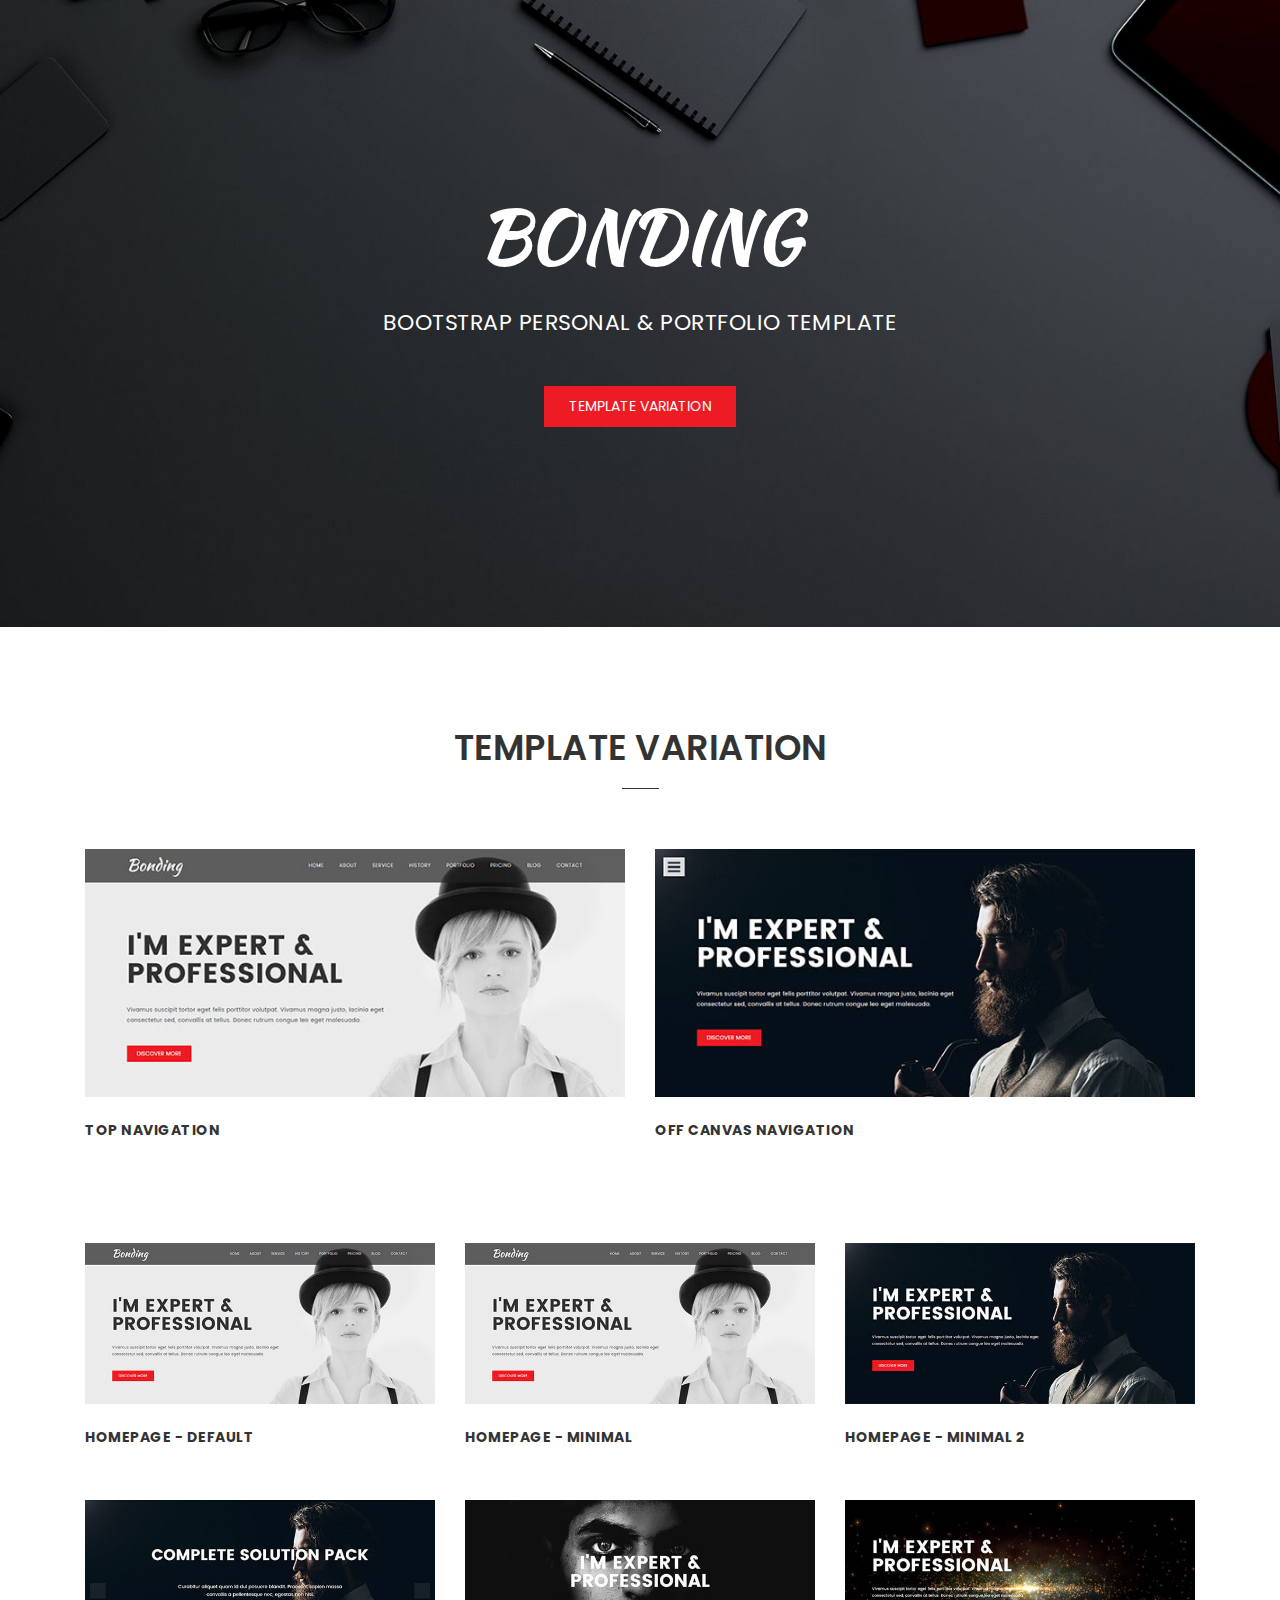
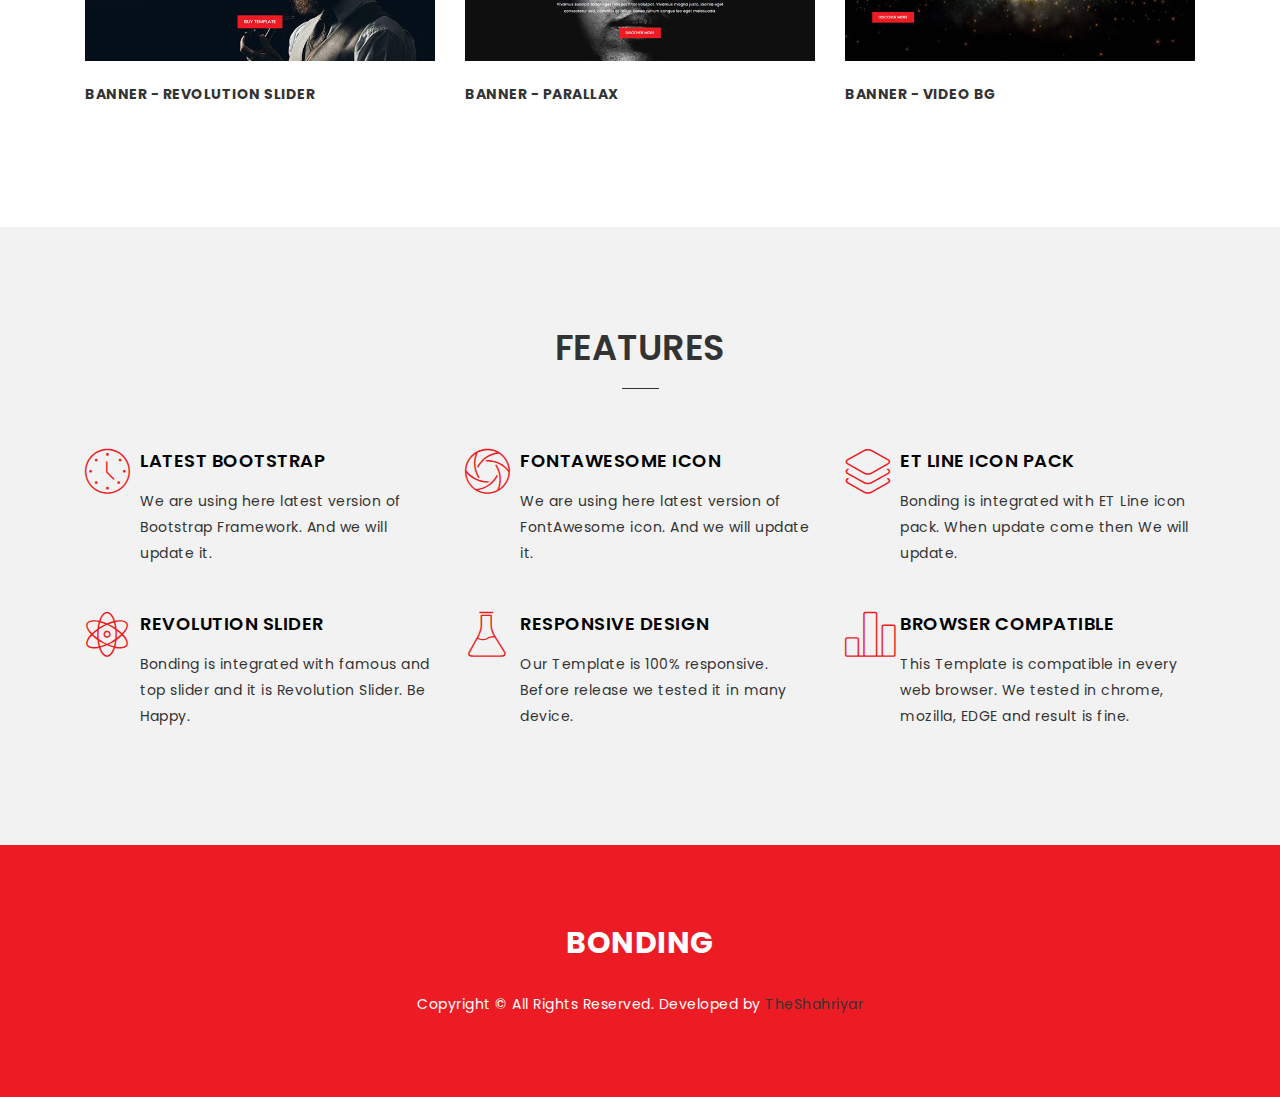
<file: index.html>
<!DOCTYPE html>
<html lang="en">

<head>
  <meta charset="utf-8">
  <meta http-equiv="x-ua-compatible" content="ie=edge">
  <title>Bonding - Personal HTML Template</title>
  <meta name="author" content="TheShahriyar">
  <meta name="description" content="">
  <meta name="viewport" content="width=device-width, initial-scale=1">

  <!-- load google font -->
  <link href="https://fonts.googleapis.com/css?family=Poppins:300,400,500,600,700" rel="stylesheet">
  <link href='http://fonts.googleapis.com/css?family=Kaushan+Script' rel='stylesheet' type='text/css'>


  <!-- all stylesheets include start -->
  <!-- Bootstrap css -->
  <link rel="stylesheet" href="assets/bootstrap/css/bootstrap.min.css">
  <!-- revolution slider css -->
  <link rel="stylesheet" href="assets/css/rev_slider/settings.css">
  <link rel="stylesheet" href="assets/css/rev_slider/layers.css">
  <link rel="stylesheet" href="assets/css/rev_slider/navigation.css">
  <!-- fontawesome css -->
  <link rel="stylesheet" href="assets/css/font-awesome.min.css">
  <!-- ET Lineicon CSS -->
  <link rel="stylesheet" href="assets/css/lineicon.css">
  <link rel="stylesheet" href="assets/css/animate.css">

  <!-- theme style css -->
  <link rel="stylesheet" href="assets/css/style.css">
  <!-- responsive css -->
  <link rel="stylesheet" href="assets/css/responsive.css">
  <!-- all stylesheets include end -->
</head>

<body>
  <div id="container">


    <!-- Start Banner Section -->
    <section id="hero-banner" class="parallax" style="background-image: url(assets/images/bg/banner.jpg);">
      <div class="container">
        <div class="row">
          <div class="col-md-12">
            <div class="preview-banner text-center white">
              <h1>Bonding</h1>
              <p>Bootstrap Personal & Portfolio Template</p>
              <a href="#portfolio" class="btn btn-primary page-scroll">Template Variation</a>
            </div>
          </div>
        </div>
      </div>
    </section>
    <!-- End Banner Section -->


    <!-- Start Portfolio Section -->
    <section id="portfolio" class="pad-t100 pad-b70" style="background-color: #fff;">
      <div class="container">
        <div class="row">
          <div class="col-md-12">
            <div class="section-title text-center">
              <h3>Template Variation</h3>
            </div>
          </div>
        </div>
        <div class="row">
          <div class="col-md-6">
            <div class="product-showcase">
              <a href="homepage-default.html" target="_blank">
                <img src="assets/images/preview/topnav.jpg" alt="">
                <p>Top Navigation</p>
              </a>
            </div>
          </div>
          <div class="col-md-6">
            <div class="product-showcase">
              <a href="homepage-off-canvas.html" target="_blank">
                <img src="assets/images/preview/off-canvas.jpg" alt="">
                <p>Off Canvas Navigation</p>
              </a>
            </div>
          </div>
        </div>
        <div class="row" style="margin-top: 50px;">
          <div class="col-md-4">
            <div class="product-showcase">
              <a href="homepage-default.html" target="_blank">
                <img src="assets/images/preview/topnav.jpg" alt="">
                <p>Homepage - Default</p>
              </a>
            </div>
          </div>
          <div class="col-md-4">
            <div class="product-showcase">
              <a href="homepage-minimal.html" target="_blank">
                <img src="assets/images/preview/topnav.jpg" alt="">
                <p>Homepage - Minimal</p>
              </a>
            </div>
          </div>
          <div class="col-md-4">
            <div class="product-showcase">
              <a href="homepage-minimal-2.html" target="_blank">
                <img src="assets/images/preview/minimal.jpg" alt="">
                <p>Homepage - Minimal 2</p>
              </a>
            </div>
          </div>
          <div class="col-md-4">
            <div class="product-showcase">
              <a href="banner-revolution.html" target="_blank">
                <img src="assets/images/preview/rev.jpg" alt="">
                <p>Banner - Revolution Slider</p>
              </a>
            </div>
          </div>
          <div class="col-md-4">
            <div class="product-showcase">
              <a href="banner-parallax.html" target="_blank">
                <img src="assets/images/preview/parallax.jpg" alt="">
                <p>Banner - Parallax</p>
              </a>
            </div>
          </div>
          <div class="col-md-4">
            <div class="product-showcase">
              <a href="banner-video-bg.html" target="_blank">
                <img src="assets/images/preview/video.jpg" alt="">
                <p>Banner - Video BG</p>
              </a>
            </div>
          </div>

        </div>

      </div>
    </section>
    <!-- End Portfolio Section -->


    <!-- Start Feature Section -->
    <section id="services" class="pad-t100 pad-b70 parallax" style="background-color: #f2f2f2;">
      <div class="container">
        <div class="row">
          <div class="col-md-12">
            <div class="section-title text-center">
              <h3>Features</h3>
            </div>
          </div>
        </div>
        <div class="row">
          <div class="col-md-4">
            <div class="feature-2">
              <div class="media">
                <div class="media-left">
                  <div class="feature-icon text-center">
                    <i class="icon-clock"></i>
                  </div>
                </div>
                <div class="media-body">
                  <a href="#">
                    <h3 class="media-heading">Latest Bootstrap</h3>
                  </a>
                  <p>We are using here latest version of Bootstrap Framework. And we will update it.</p>
                </div>
              </div>
            </div>
          </div>
          <div class="col-md-4">
            <div class="feature-2">
              <div class="media">
                <div class="media-left">
                  <div class="feature-icon text-center">
                    <i class="icon-aperture"></i>
                  </div>
                </div>
                <div class="media-body">
                  <a href="#">
                    <h3 class="media-heading">FontAwesome icon</h3>
                  </a>
                  <p>We are using here latest version of FontAwesome icon. And we will update it.</p>
                </div>
              </div>
            </div>
          </div>
          <div class="col-md-4">
            <div class="feature-2">
              <div class="media">
                <div class="media-left">
                  <div class="feature-icon text-center">
                    <i class="icon-layers"></i>
                  </div>
                </div>
                <div class="media-body">
                  <a href="#">
                    <h3 class="media-heading">ET Line icon Pack</h3>
                  </a>
                  <p>Bonding is integrated with ET Line icon pack. When update come then We will update.</p>
                </div>
              </div>
            </div>
          </div>
          <div class="col-md-4">
            <div class="feature-2">
              <div class="media">
                <div class="media-left">
                  <div class="feature-icon text-center">
                    <i class="icon-genius"></i>
                  </div>
                </div>
                <div class="media-body">
                  <a href="#">
                    <h3 class="media-heading">Revolution SLider</h3>
                  </a>
                  <p>Bonding is integrated with famous and top slider and it is Revolution Slider. Be Happy.</p>
                </div>
              </div>
            </div>
          </div>
          <div class="col-md-4">
            <div class="feature-2">
              <div class="media">
                <div class="media-left">
                  <div class="feature-icon text-center">
                    <i class="icon-beaker"></i>
                  </div>
                </div>
                <div class="media-body">
                  <a href="#">
                    <h3 class="media-heading">Responsive Design</h3>
                  </a>
                  <p>Our Template is 100% responsive. Before release we tested it in many device.</p>
                </div>
              </div>
            </div>
          </div>
          <div class="col-md-4">
            <div class="feature-2">
              <div class="media">
                <div class="media-left">
                  <div class="feature-icon text-center">
                    <i class="icon-bargraph"></i>
                  </div>
                </div>
                <div class="media-body">
                  <a href="#">
                    <h3 class="media-heading">Browser Compatible</h3>
                  </a>
                  <p>This Template is compatible in every web browser. We tested in chrome, mozilla, EDGE and result is
                    fine.</p>
                </div>
              </div>
            </div>
          </div>
        </div>
      </div>
    </section>
    <!-- End Feature Section -->



    <!-- Start Footer & Copyright Section -->
    <section class="pad80 footer-minimal" style="background-color: #ed1c24;">
      <div class="container">
        <div class="row">
          <div class="col-md-12 text-center">
            <h3>Bonding</h3>
            <div class="copyright-text">
              <p>Copyright © All Rights Reserved. Developed by <a href="http://theshahriyar.com"
                  target="_blank">TheShahriyar</a></p>
            </div>
          </div>
        </div>
      </div>
    </section>
    <!-- End Footer & Copyright Section -->



    <!-- all js include start -->
    <script src="assets/js/jquery-3.1.1.min.js"></script>
    <script src="assets/js/popper.min.js"></script>
    <script src="assets/bootstrap/js/bootstrap.min.js"></script>

    <!-- revolution slider js files start -->
    <script src="assets/js/rev_slider/jquery.themepunch.tools.min.js"></script>
    <script src="assets/js/rev_slider/jquery.themepunch.revolution.min.js"></script>

    <script src="assets/js/rev_slider/extensions/revolution.extension.actions.min.js"></script>
    <script src="assets/js/rev_slider/extensions/revolution.extension.carousel.min.js"></script>
    <script src="assets/js/rev_slider/extensions/revolution.extension.kenburn.min.js"></script>
    <script src="assets/js/rev_slider/extensions/revolution.extension.layeranimation.min.js"></script>
    <script src="assets/js/rev_slider/extensions/revolution.extension.migration.min.js"></script>
    <script src="assets/js/rev_slider/extensions/revolution.extension.navigation.min.js"></script>
    <script src="assets/js/rev_slider/extensions/revolution.extension.parallax.min.js"></script>
    <script src="assets/js/rev_slider/extensions/revolution.extension.slideanims.min.js"></script>
    <script src="assets/js/rev_slider/extensions/revolution.extension.video.min.js"></script>
    <!-- revolution slider js files end -->

    <!-- Other jQuery library -->
    <script src="assets/js/jquery.appear.js"></script>
    <script src="assets/js/classie.js"></script>
    <script src="assets/js/jquery.easing.1.3.js"></script>
    <script src="assets/js/jquery.countTo.js"></script>
    <script src="assets/js/wow.js"></script>
    <script src="assets/js/jquery.mb.YTPlayer.js"></script>


    <!-- template main js file -->
    <script src="assets/js/main.js"></script>
    <!-- all js include end -->
  </div>
</body>

</html>
</file>
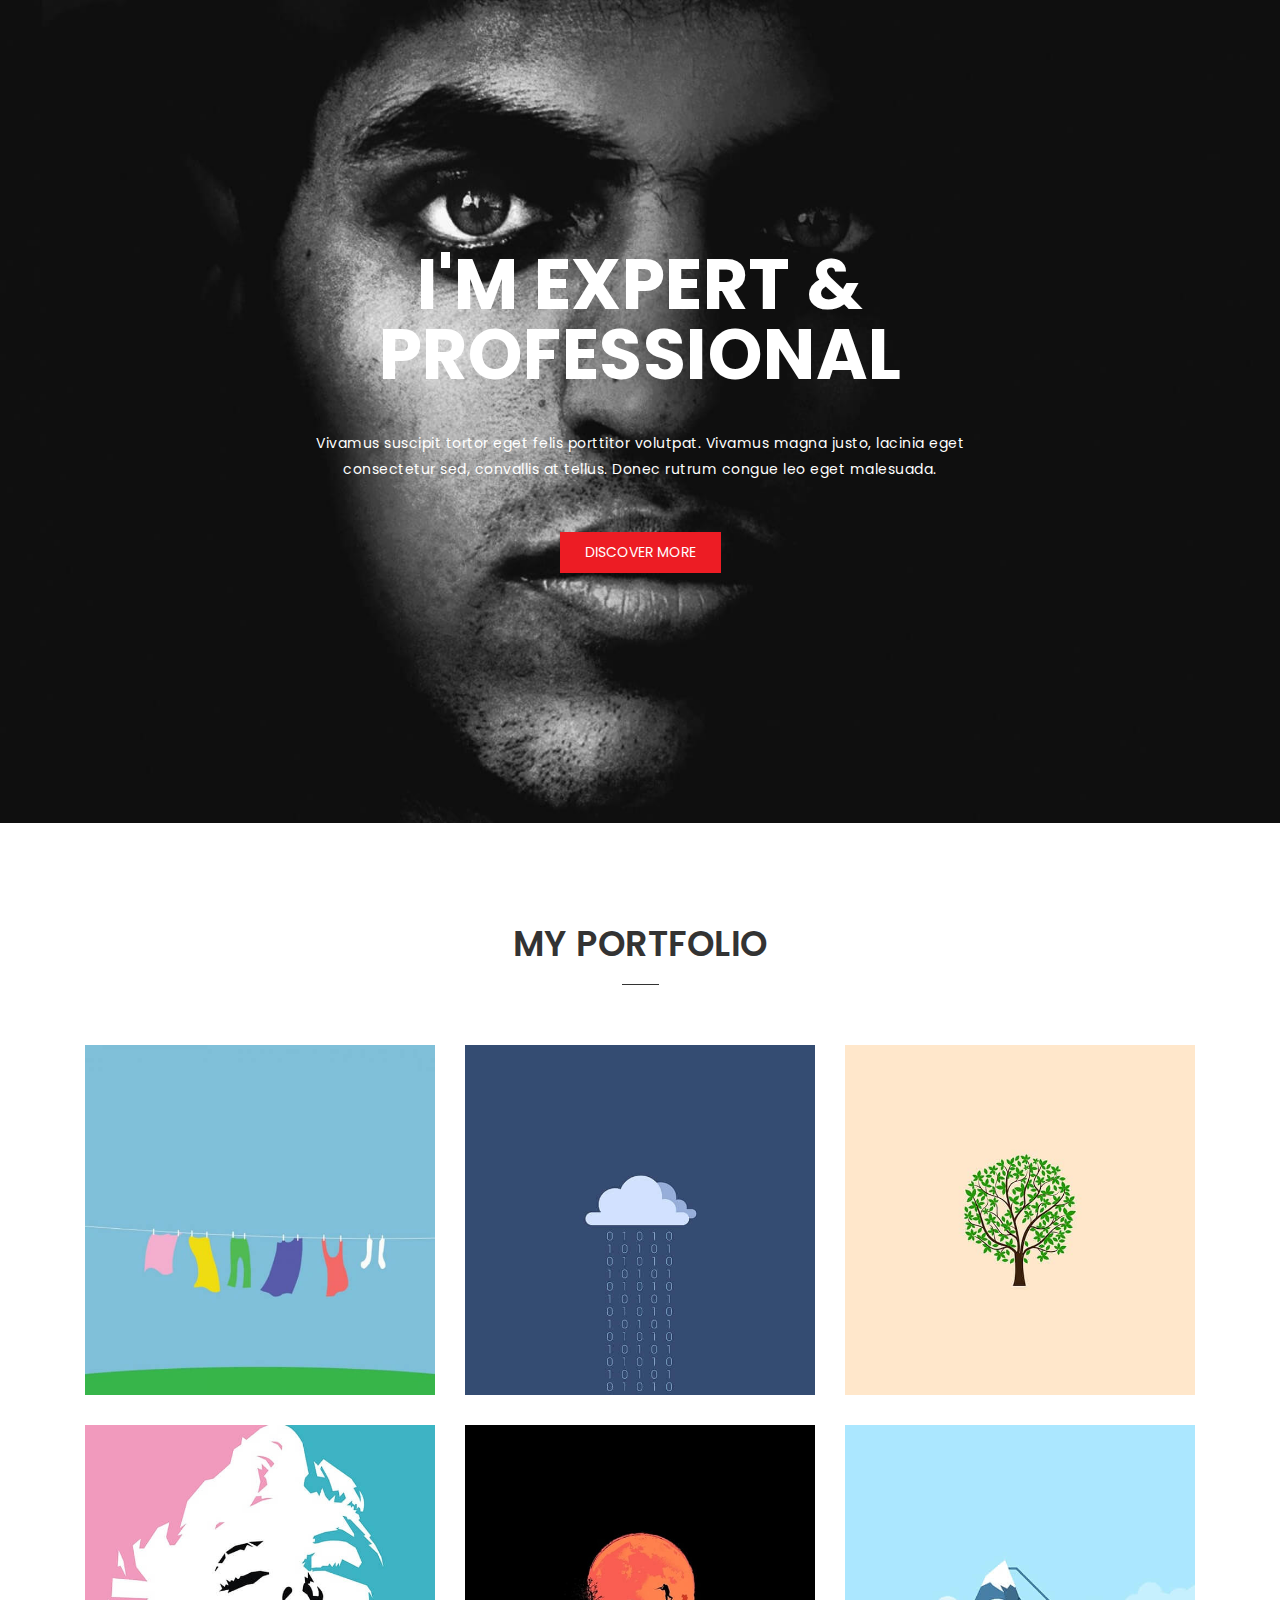
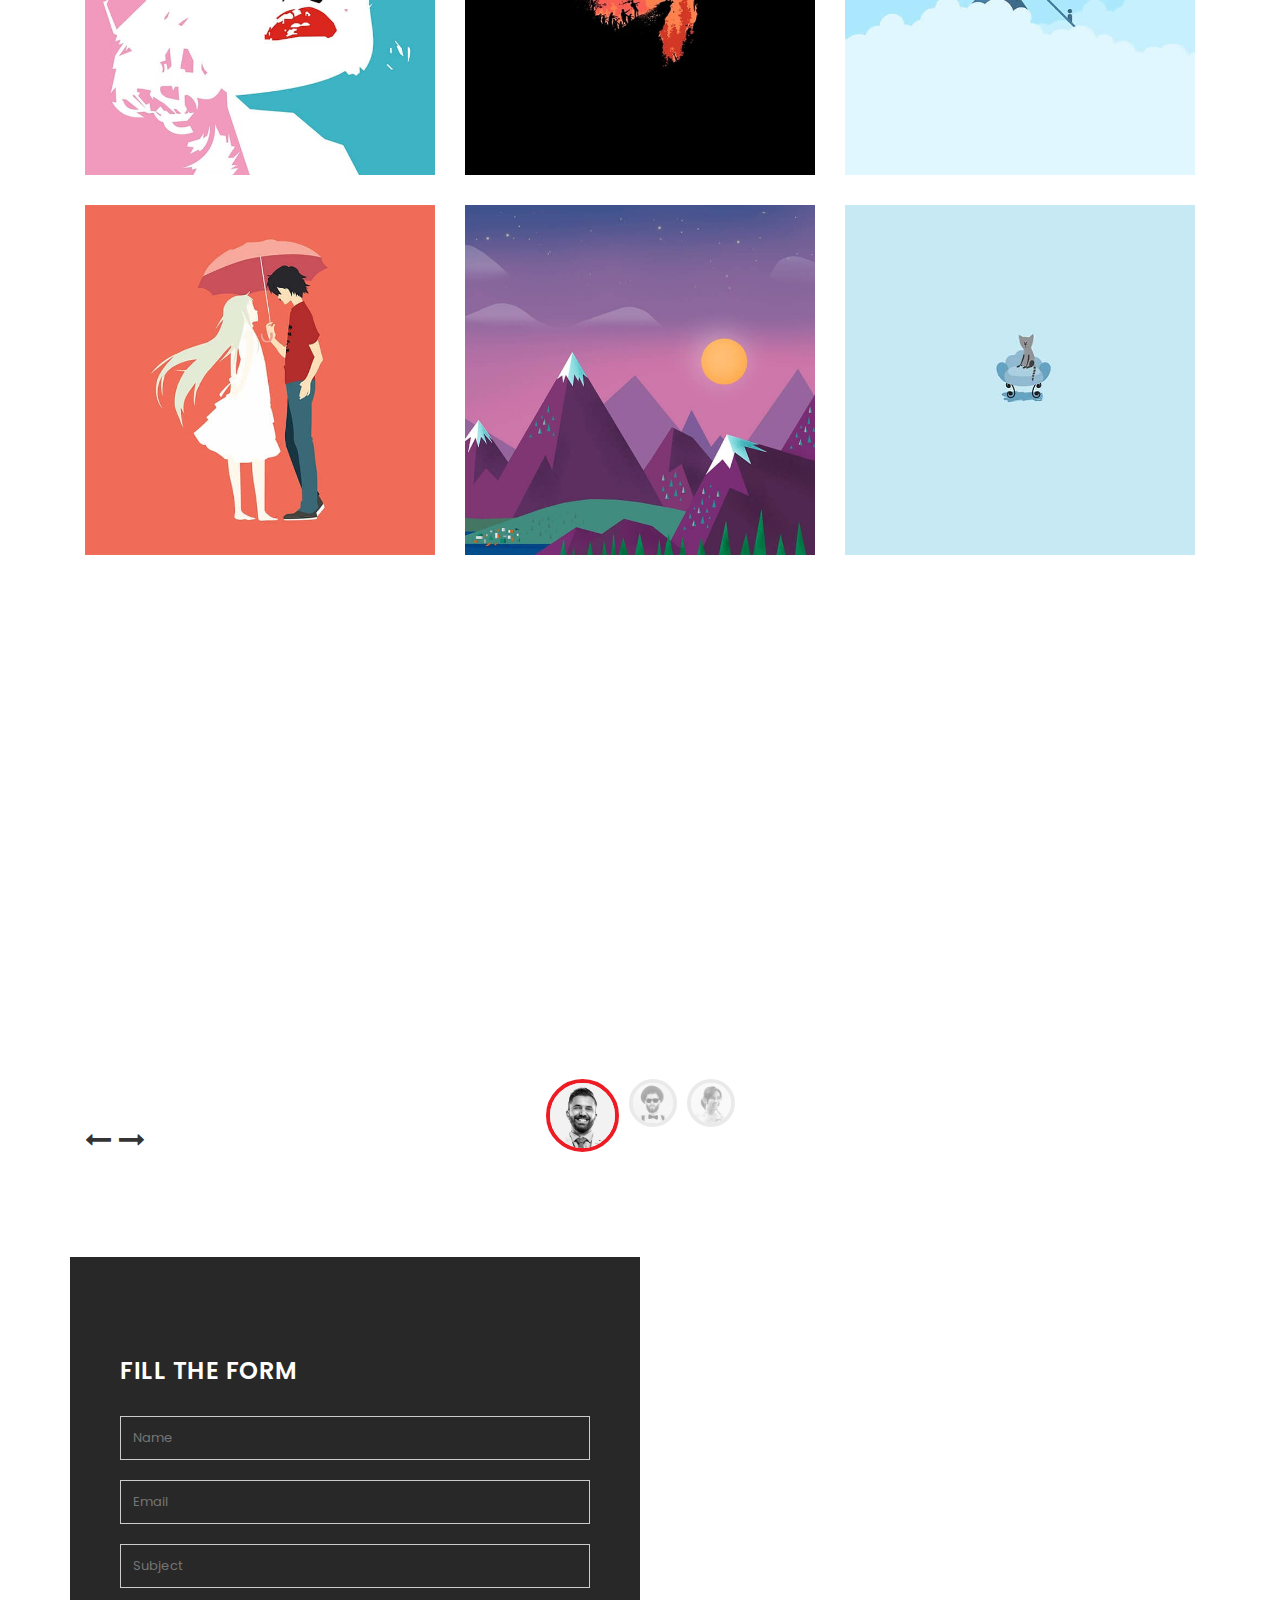
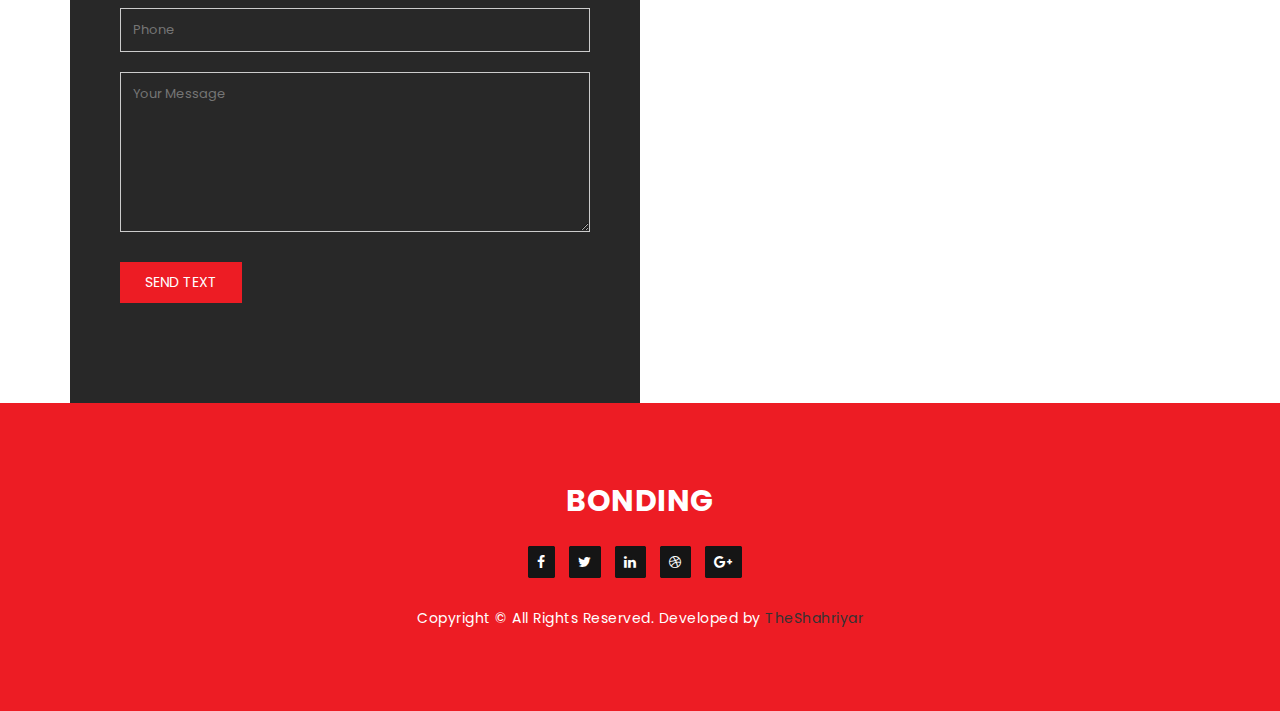
<file: banner-parallax.html>
<!DOCTYPE html>
<html lang="en">

<head>
  <meta charset="utf-8">
  <meta http-equiv="x-ua-compatible" content="ie=edge">
  <title>Bonding - Personal HTML Template</title>
  <meta name="author" content="TheShahriyar">
  <meta name="description" content="">
  <meta name="viewport" content="width=device-width, initial-scale=1">

  <!-- load google font -->
  <link href="https://fonts.googleapis.com/css?family=Poppins:300,400,500,600,700" rel="stylesheet">
  <link href='http://fonts.googleapis.com/css?family=Kaushan+Script' rel='stylesheet' type='text/css'>


  <!-- all stylesheets include start -->
  <!-- Bootstrap css -->
  <link rel="stylesheet" href="assets/bootstrap/css/bootstrap.min.css">
  <!-- revolution slider css -->
  <link rel="stylesheet" href="assets/css/rev_slider/settings.css">
  <link rel="stylesheet" href="assets/css/rev_slider/layers.css">
  <link rel="stylesheet" href="assets/css/rev_slider/navigation.css">
  <!-- fontawesome css -->
  <link rel="stylesheet" href="assets/css/font-awesome.min.css">
  <!-- ET Lineicon CSS -->
  <link rel="stylesheet" href="assets/css/lineicon.css">
  <link rel="stylesheet" href="assets/css/animate.css">

  <!-- theme style css -->
  <link rel="stylesheet" href="assets/css/style.css">
  <!-- responsive css -->
  <link rel="stylesheet" href="assets/css/responsive.css">
  <!-- all stylesheets include end -->
</head>

<body>
  <div id="container">


    <!-- Start Banner Section -->
    <section id="hero-banner" class="parallax" style="background-image: url(assets/images/slideshow/04.jpg);">
      <div class="container">
        <div class="row">
          <div class="col-md-12">
            <div class="banner white text-center">
              <h1>I'm Expert &<br />Professional</h1>
              <p>Vivamus suscipit tortor eget felis porttitor volutpat. Vivamus magna justo, lacinia eget<br />
                consectetur sed, convallis at tellus. Donec rutrum congue leo eget malesuada.</p>
              <a href="#about-section" class="btn btn-primary page-scroll">Discover More</a>
            </div>
          </div>
        </div>
      </div>
    </section>
    <!-- End Banner Section -->



    <!-- Start Portfolio Section -->
    <section id="portfolio" class="pad-t100 pad-b70" style="background-color: #fff;">
      <div class="container">
        <div class="row">
          <div class="col-md-12">
            <div class="section-title text-center">
              <h3>My Portfolio</h3>
            </div>
          </div>
        </div>
        <div class="">
          <div class="row portfolio-box">
            <!-- Start Portflio item -->
            <div class="col-md-4 col-sm-6">
              <div class="portfolio-post mb30">
                <img src="assets/images/portfolio/69.jpg" alt="">
                <div class="hover-box">
                  <div class="inner-hover">
                    <div class="middle">
                      <div class="portfolio-post-btn">
                        <a href="#" class="link">View</a>
                      </div>
                      <h4><a href="#">Another Portfolio 1</a></h4>
                      <p>Business, Finance</p>

                    </div>
                  </div>
                </div>
              </div>
            </div>
            <!-- End Portflio item -->
            <!-- Start Portflio item -->
            <div class="col-md-4 col-sm-6">
              <div class="portfolio-post mb30">
                <img src="assets/images/portfolio/57.jpg" alt="">
                <div class="hover-box">
                  <div class="inner-hover">
                    <div class="middle">
                      <div class="portfolio-post-btn">
                        <a href="#" class="link">View</a>
                      </div>
                      <h4><a href="#">Another Portfolio 1</a></h4>
                      <p>Business, Finance</p>

                    </div>
                  </div>
                </div>
              </div>
            </div>
            <!-- Start Portflio item -->
            <div class="col-md-4 col-sm-6">
              <div class="portfolio-post mb30">
                <img src="assets/images/portfolio/58.jpg" alt="">
                <div class="hover-box">
                  <div class="inner-hover">
                    <div class="middle">
                      <div class="portfolio-post-btn">
                        <a href="#" class="link">View</a>
                      </div>
                      <h4><a href="#">Another Portfolio 1</a></h4>
                      <p>Business, Finance</p>

                    </div>
                  </div>
                </div>
              </div>
            </div>
            <!-- Start Portflio item -->
            <div class="col-md-4 col-sm-6">
              <div class="portfolio-post mb30">
                <img src="assets/images/portfolio/59.jpg" alt="">
                <div class="hover-box">
                  <div class="inner-hover">
                    <div class="middle">
                      <div class="portfolio-post-btn">
                        <a href="#" class="link">View</a>
                      </div>
                      <h4><a href="#">Another Portfolio 1</a></h4>
                      <p>Business, Finance</p>

                    </div>
                  </div>
                </div>
              </div>
            </div>
            <!-- Start Portflio item -->
            <div class="col-md-4 col-sm-6">
              <div class="portfolio-post mb30">
                <img src="assets/images/portfolio/60.jpg" alt="">
                <div class="hover-box">
                  <div class="inner-hover">
                    <div class="middle">
                      <div class="portfolio-post-btn">
                        <a href="#" class="link">View</a>
                      </div>
                      <h4><a href="#">Another Portfolio 1</a></h4>
                      <p>Business, Finance</p>

                    </div>
                  </div>
                </div>
              </div>
            </div>
            <!-- Start Portflio item -->
            <div class="col-md-4 col-sm-6">
              <div class="portfolio-post mb30">
                <img src="assets/images/portfolio/61.jpg" alt="">
                <div class="hover-box">
                  <div class="inner-hover">
                    <div class="middle">
                      <div class="portfolio-post-btn">
                        <a href="#" class="link">View</a>
                      </div>
                      <h4><a href="#">Another Portfolio 1</a></h4>
                      <p>Business, Finance</p>

                    </div>
                  </div>
                </div>
              </div>
            </div>
            <!-- Start Portflio item -->
            <div class="col-md-4 col-sm-6">
              <div class="portfolio-post mb30">
                <img src="assets/images/portfolio/62.jpg" alt="">
                <div class="hover-box">
                  <div class="inner-hover">
                    <div class="middle">
                      <div class="portfolio-post-btn">
                        <a href="#" class="link">View</a>
                      </div>
                      <h4><a href="#">Another Portfolio 1</a></h4>
                      <p>Business, Finance</p>

                    </div>
                  </div>
                </div>
              </div>
            </div>
            <!-- Start Portflio item -->
            <div class="col-md-4 col-sm-6">
              <div class="portfolio-post mb30">
                <img src="assets/images/portfolio/63.jpg" alt="">
                <div class="hover-box">
                  <div class="inner-hover">
                    <div class="middle">
                      <div class="portfolio-post-btn">
                        <a href="#" class="link">View</a>
                      </div>
                      <h4><a href="#">Another Portfolio 1</a></h4>
                      <p>Business, Finance</p>

                    </div>
                  </div>
                </div>
              </div>
            </div>
            <!-- Start Portflio item -->
            <div class="col-md-4 col-sm-6">
              <div class="portfolio-post mb30">
                <img src="assets/images/portfolio/70.jpg" alt="">
                <div class="hover-box">
                  <div class="inner-hover">
                    <div class="middle">
                      <div class="portfolio-post-btn">
                        <a href="#" class="link">View</a>
                      </div>
                      <h4><a href="#">Another Portfolio 1</a></h4>
                      <p>Business, Finance</p>

                    </div>
                  </div>
                </div>
              </div>
            </div>
            <!-- End Portflio item -->

          </div>

        </div>
      </div>
    </section>
    <!-- End Portfolio Section -->


    <!-- Start Testimonial Section -->
    <section class="pad100 parallax" style="background-image: url(assets/images/bg/bg2.jpg);">
      <div class="container">
        <div class="row">
          <div class="col-md-12">
            <div class="section-title text-center white">
              <h3>Client's Review</h3>
            </div>
          </div>
        </div>
        <div class="row">
          <div class="col-md-12">
            <div id="carousel-example-generic" class="carousel slide testimonial-slide" data-ride="carousel">
              <!-- Indicators -->
              <ol class="carousel-indicators">
                <li data-target="#carousel-example-generic" data-slide-to="0" class="active">
                  <img class="img-responsive" src="assets/images/testimonials/1.jpg" alt="">
                </li>
                <li data-target="#carousel-example-generic" data-slide-to="1">
                  <img class="img-responsive" src="assets/images/testimonials/2.jpg" alt="">
                </li>
                <li data-target="#carousel-example-generic" data-slide-to="2">
                  <img class="img-responsive" src="assets/images/testimonials/3.jpg" alt="">
                </li>
              </ol>

              <!-- Wrapper for slides -->
              <div class="carousel-inner white" role="listbox">
                <div class="carousel-item active">
                  <div class="testimonial-speech">
                    <p>Lorem ipsum dolor sit amet, consectetur adipiscing elit, sed do eiusmod tempor incididunt ut
                      labore et dolore magna aliqua. Ut enim ad minim veniam, quis nostrud exercitation ullamco laboris
                      nisi ut aliquip ex ea commodo consequat. Duis aute irure dolor in reprehenderit in voluptate velit
                      esse cillum dolore eu fugiat nulla pariatur..</p>
                  </div>
                  <span>- David Millar</span>
                </div>
                <div class="carousel-item">
                  <div class="testimonial-speech">
                    <p>Lorem ipsum dolor sit amet, consectetur adipiscing elit, sed do eiusmod tempor incididunt ut
                      labore et dolore magna aliqua. Ut enim ad minim veniam, quis nostrud exercitation ullamco laboris
                      nisi ut aliquip ex ea commodo consequat. Duis aute irure dolor in reprehenderit in voluptate velit
                      esse cillum dolore eu fugiat nulla pariatur..</p>
                  </div>
                  <span>- Mike Hussy</span>
                </div>
                <div class="carousel-item">
                  <div class="testimonial-speech">
                    <p>Lorem ipsum dolor sit amet, consectetur adipiscing elit, sed do eiusmod tempor incididunt ut
                      labore et dolore magna aliqua. Ut enim ad minim veniam, quis nostrud exercitation ullamco laboris
                      nisi ut aliquip ex ea commodo consequat. Duis aute irure dolor in reprehenderit in voluptate velit
                      esse cillum dolore eu fugiat nulla pariatur..</p>
                  </div>
                  <span>- Robert Bruce</span>
                </div>
              </div>

              <!-- Controls -->
              <a class="left carousel-control" href="#carousel-example-generic" role="button" data-slide="prev">
                <span class="fa fa-long-arrow-left" aria-hidden="true"></span>
              </a>
              <a class="right carousel-control" href="#carousel-example-generic" role="button" data-slide="next">
                <span class="fa fa-long-arrow-right" aria-hidden="true"></span>
              </a>
            </div>
          </div>
        </div>
      </div>
    </section>
    <!-- End Testimonial Section -->


    <!-- Start Contact Section -->
    <section id="contact" class="form-map">
      <div id="map" style="height: 735px;">
        <iframe
          src="https://www.google.com/maps/embed?pb=!1m18!1m12!1m3!1d3025.3062027568403!2d-74.04668908434505!3d40.689253446943134!2m3!1f0!2f0!3f0!3m2!1i1024!2i768!4f13.1!3m3!1m2!1s0x89c25090129c363d%3A0x40c6a5770d25022b!2sStatue%20of%20Liberty%20National%20Monument!5e0!3m2!1sen!2sbd!4v1588842657037!5m2!1sen!2sbd"
          width="1920" height="745" frameborder="0" style="border:0;" allowfullscreen="" aria-hidden="false"
          tabindex="0"></iframe>
      </div>
      <div class="container">
        <div class="">
          <div class="row form-section">
            <div class="col-md-6 col-xs-12 pull-right black full-height">
              <h4 style="margin-bottom: 30px; color: #fff;">Fill The Form</h4>
              <div class="contact-form">
                <input name="name" id="name" type="text" placeholder="Name" required data-error="Enter your name">
                <div class="help-block with-errors"></div>

                <input name="mail" id="mail" type="text" placeholder="Email" required
                  data-error="Enter valid email address">
                <div class="help-block with-errors"></div>

                <input name="subject" id="msg_subject" type="text" placeholder="Subject"
                  data-error="Enter your message subject">
                <div class="help-block with-errors"></div>

                <input name="phone" id="phone" type="text" placeholder="Phone" required
                  data-error="Enter your phone number">
                <div class="help-block with-errors"></div>

                <textarea name="message" id="message" placeholder="Your Message" style="min-height: 160px;"></textarea>
                <button type="submit" id="submit_contact" class="btn btn-primary">Send Text</button>
              </div>
            </div>
          </div>
        </div>
      </div>
    </section>
    <!-- End Contact Section -->



    <!-- Start Footer & Copyright Section -->
    <section class="pad80 footer-minimal" style="background-color: #ed1c24;">
      <div class="container">
        <div class="row">
          <div class="col-md-12 text-center">
            <h3>Bonding</h3>
            <ul class="social">
              <li><a href="#"><i class="fa fa-facebook"></i></a></li>
              <li><a href="#"><i class="fa fa-twitter"></i></a></li>
              <li><a href="#"><i class="fa fa-linkedin"></i></a></li>
              <li><a href="#"><i class="fa fa-dribbble"></i></a></li>
              <li><a href="#"><i class="fa fa-google-plus"></i></a></li>
            </ul>
            <div class="copyright-text">
              <p>Copyright © All Rights Reserved. Developed by <a href="http://theshahriyar.com"
                  target="_blank">TheShahriyar</a></p>
            </div>
          </div>
        </div>
      </div>
    </section>
    <!-- End Footer & Copyright Section -->



    <!-- all js include start -->
    <script src="assets/js/jquery-3.1.1.min.js"></script>
    <script src="assets/js/popper.min.js"></script>
    <script src="assets/bootstrap/js/bootstrap.min.js"></script>

    <!-- revolution slider js files start -->
    <script src="assets/js/rev_slider/jquery.themepunch.tools.min.js"></script>
    <script src="assets/js/rev_slider/jquery.themepunch.revolution.min.js"></script>

    <script src="assets/js/rev_slider/extensions/revolution.extension.actions.min.js"></script>
    <script src="assets/js/rev_slider/extensions/revolution.extension.carousel.min.js"></script>
    <script src="assets/js/rev_slider/extensions/revolution.extension.kenburn.min.js"></script>
    <script src="assets/js/rev_slider/extensions/revolution.extension.layeranimation.min.js"></script>
    <script src="assets/js/rev_slider/extensions/revolution.extension.migration.min.js"></script>
    <script src="assets/js/rev_slider/extensions/revolution.extension.navigation.min.js"></script>
    <script src="assets/js/rev_slider/extensions/revolution.extension.parallax.min.js"></script>
    <script src="assets/js/rev_slider/extensions/revolution.extension.slideanims.min.js"></script>
    <script src="assets/js/rev_slider/extensions/revolution.extension.video.min.js"></script>
    <!-- revolution slider js files end -->

    <!-- Other jQuery library -->
    <script src="assets/js/jquery.appear.js"></script>
    <script src="assets/js/classie.js"></script>
    <script src="assets/js/jquery.easing.1.3.js"></script>
    <script src="assets/js/jquery.countTo.js"></script>
    <script src="assets/js/wow.js"></script>
    <script src="assets/js/jquery.mb.YTPlayer.js"></script>


    <!-- template main js file -->
    <script src="assets/js/main.js"></script>
    <!-- all js include end -->
  </div>
</body>

</html>
</file>
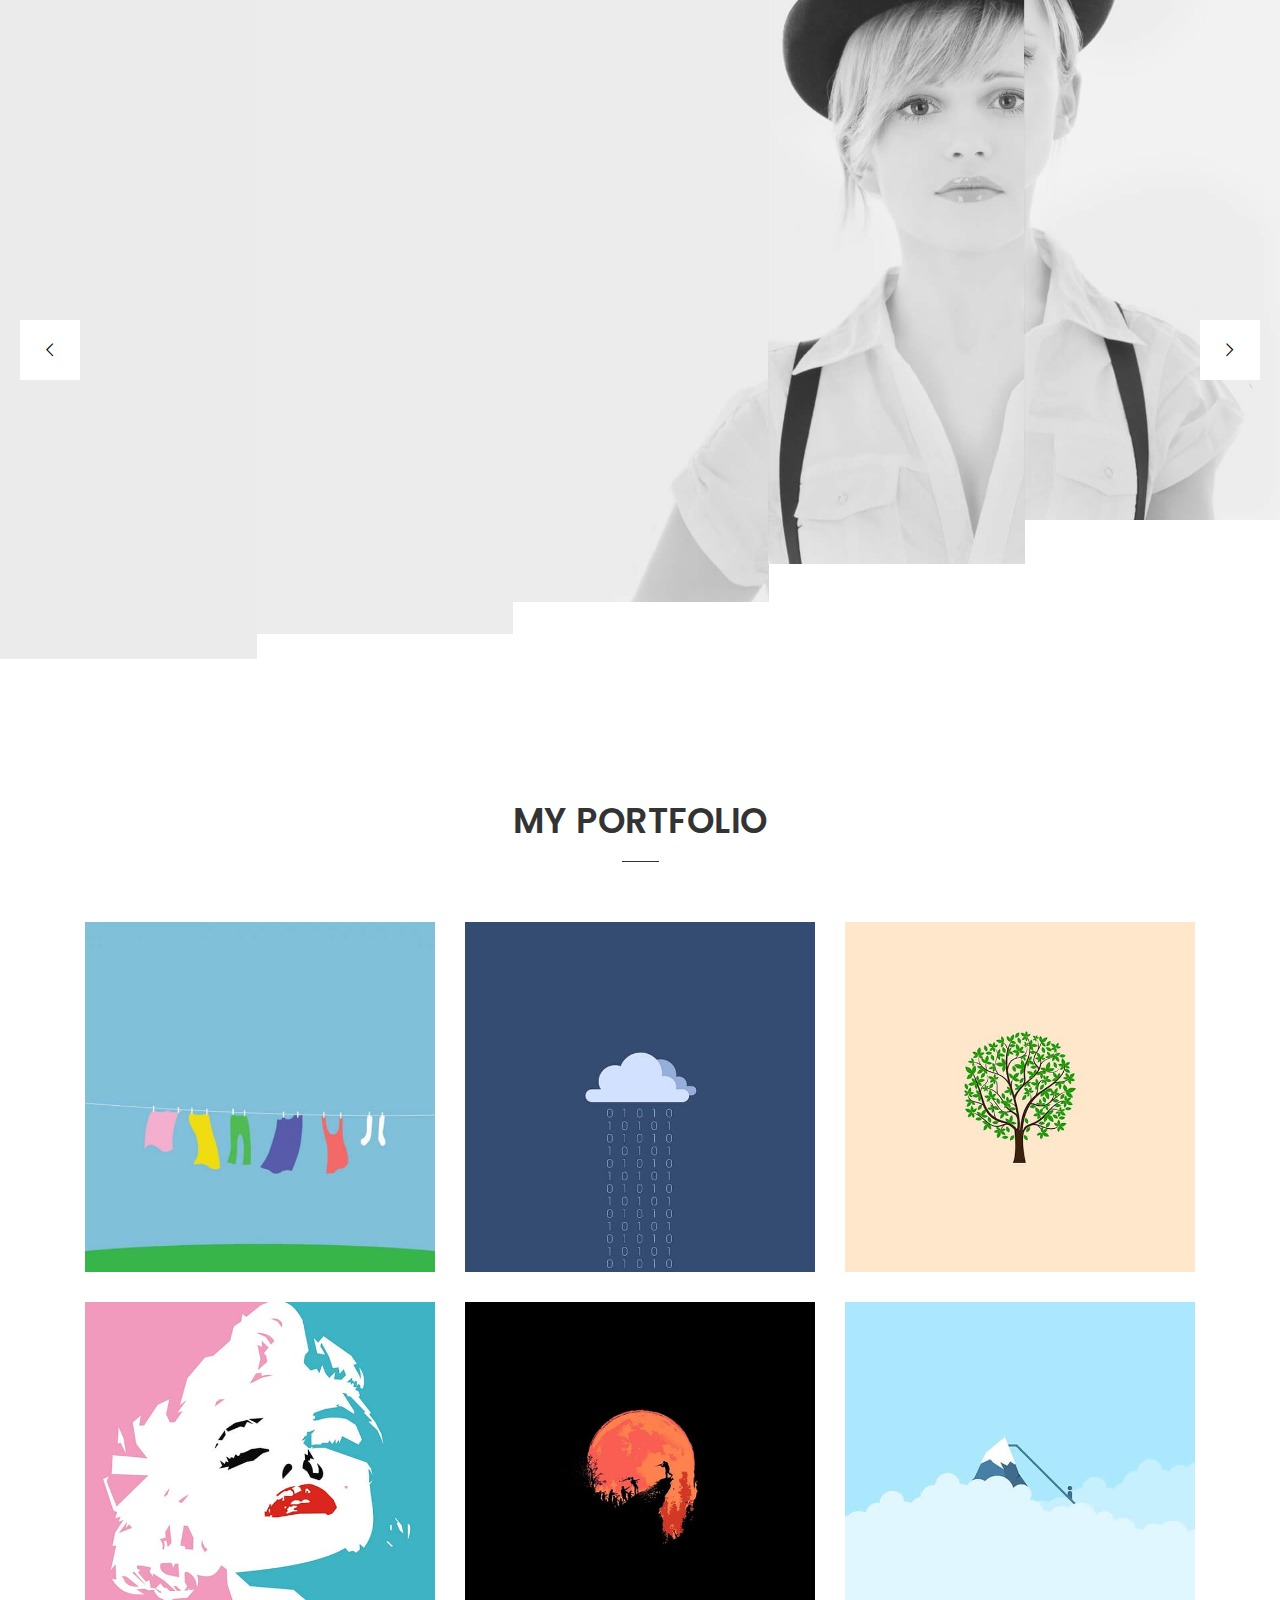
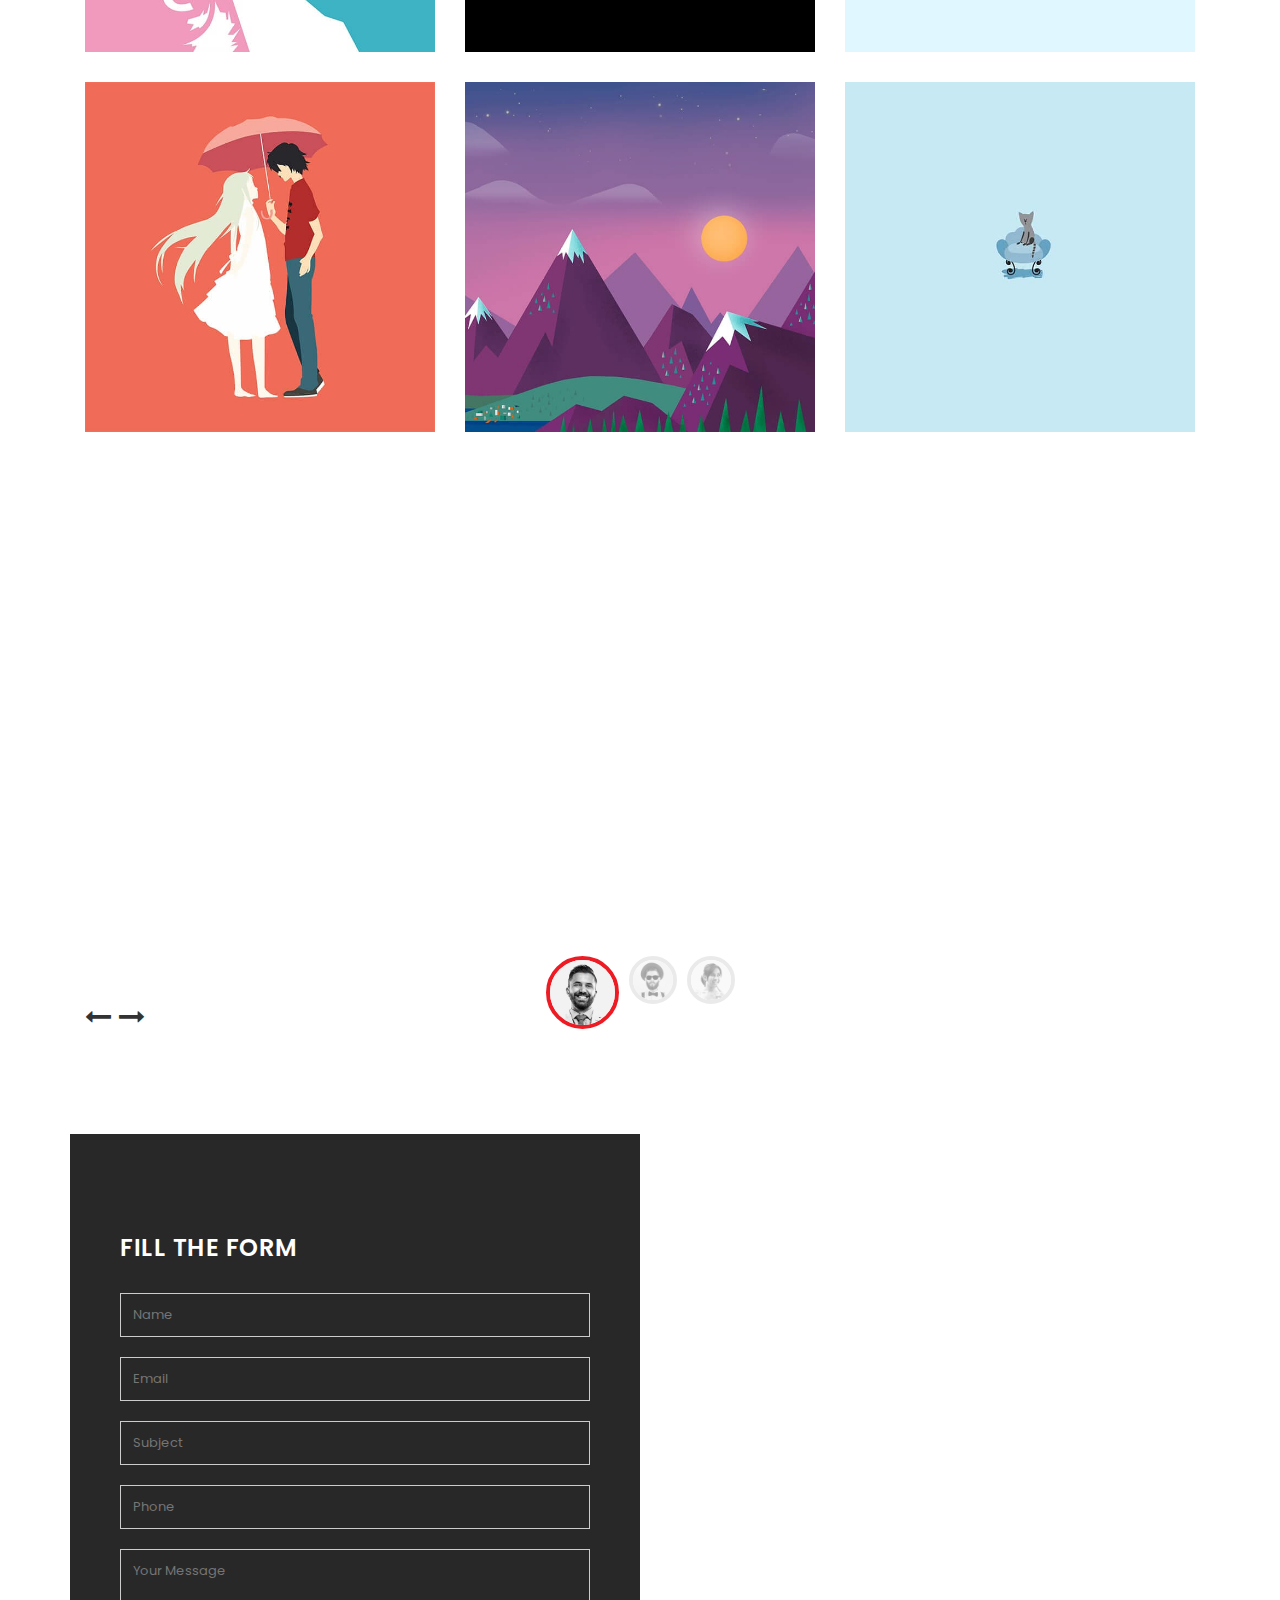
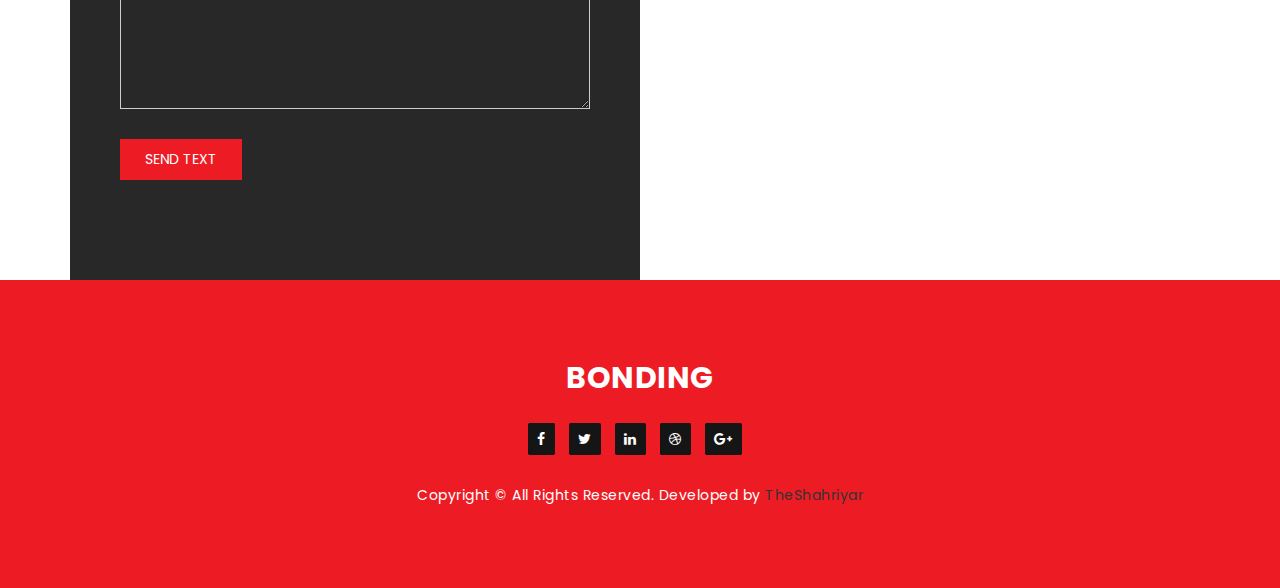
<file: banner-revolution.html>
<!DOCTYPE html>
<html lang="en">

<head>
  <meta charset="utf-8">
  <meta http-equiv="x-ua-compatible" content="ie=edge">
  <title>Bonding - Personal HTML Template</title>
  <meta name="author" content="TheShahriyar">
  <meta name="description" content="">
  <meta name="viewport" content="width=device-width, initial-scale=1">

  <!-- load google font -->
  <link href="https://fonts.googleapis.com/css?family=Poppins:300,400,500,600,700" rel="stylesheet">
  <link href='http://fonts.googleapis.com/css?family=Kaushan+Script' rel='stylesheet' type='text/css'>


  <!-- all stylesheets include start -->
  <!-- Bootstrap css -->
  <link rel="stylesheet" href="assets/bootstrap/css/bootstrap.min.css">
  <!-- revolution slider css -->
  <link rel="stylesheet" href="assets/css/rev_slider/settings.css">
  <link rel="stylesheet" href="assets/css/rev_slider/layers.css">
  <link rel="stylesheet" href="assets/css/rev_slider/navigation.css">
  <!-- fontawesome css -->
  <link rel="stylesheet" href="assets/css/font-awesome.min.css">
  <!-- ET Lineicon CSS -->
  <link rel="stylesheet" href="assets/css/lineicon.css">
  <link rel="stylesheet" href="assets/css/animate.css">

  <!-- theme style css -->
  <link rel="stylesheet" href="assets/css/style.css">
  <!-- responsive css -->
  <link rel="stylesheet" href="assets/css/responsive.css">
  <!-- all stylesheets include end -->
</head>

<body>
  <div id="container">


    <!-- Start Revolution SLideshow-->
    <div class="rev_slider_wrapper fullscreen-container">
      <div id="rev_slider_1" class="rev_slider fullscreenbanner" style="display: none;">
        <ul>
          <li data-transition="curtain-1">
            <img src="assets/images/slideshow/01.jpg" alt="Slideshow" class="rev-slidebg">

            <!-- START LAYER 1 -->
            <div class="tp-caption tp-resizeme" id="slide-1-layer-1" data-x="['left','left','center','center']"
              data-y="['middle','middle','middle','middle']" data-hoffset="['0','0','0','0']"
              data-voffset="['-100','-100','-110','-90']" data-fontsize="['70','70','70','45']"
              data-lineheight="['70','70','70','50']" data-width="none" data-height="none" data-whitespace="nowrap"
              data-transform_idle="o:1;"
              data-transform_in="x:[105%];z:0;rX:45deg;rY:0deg;rZ:90deg;sX:1;sY:1;skX:0;skY:0;s:2000;e:Power4.easeInOut;"
              data-transform_out="y:[100%];s:1000;e:Power2.easeInOut;s:1000;e:Power2.easeInOut;"
              data-mask_in="x:0px;y:0px;" data-mask_out="x:inherit;y:inherit;" data-start="1000" data-splitin="chars"
              data-splitout="none" data-responsive_offset="on" data-elementdelay="0.05"
              style="z-index: 5; white-space: nowrap; color: #333; font-weight: 700; text-transform: uppercase;">I'm
              John Doe
            </div>
            <!-- END LAYER 1 -->

            <!-- LAYER NR. 2 -->
            <div class="tp-caption tp-resizeme" id="slide-1-layer-2" data-x="['left','left','center','center']"
              data-y="['middle','middle','middle','middle']" data-hoffset="['0','0','0','0']"
              data-voffset="['0','0','0','0']" data-fontsize="['18','18','14','14']"
              data-lineheight="['30','30','22','22']" data-width="none" data-height="none" data-transform_idle="o:1;"
              data-transform_in="x:50px;opacity:0;s:1000;e:Power3.easeOut;"
              data-transform_out="s:1000;e:Power3.easeInOut;s:1000;e:Power3.easeInOut;" data-start="2500"
              data-splitin="none" data-splitout="none" data-responsive_offset="on"
              style="z-index: 5; white-space: nowrap; color: #333; line-height: 22px;">Curabitur aliquet quam id dui
              posuere blandit. Praesent sapien massa<br /> convallis a pellentesque nec, egestas non nisi.
            </div>
            <!-- LAYER NR. 3 -->
            <div class="tp-caption tp-resizeme" id="slide-1-layer-3" data-x="['left','left','center','center']"
              data-y="['middle','middle','middle','middle']" data-hoffset="['0','0','0','0']"
              data-voffset="['120','120','120','120']" data-fontsize="['18','18','14','14']"
              data-lineheight="['26','26','22','22']" data-width="none" data-height="none" data-transform_idle="o:1;"
              data-transform_in="x:50px;opacity:0;s:1000;e:Power3.easeOut;"
              data-transform_out="s:1000;e:Power3.easeInOut;s:1000;e:Power3.easeInOut;" data-start="2800"
              data-splitin="none" data-splitout="none" data-responsive_offset="on"
              style="z-index: 5; white-space: nowrap; line-height: 22px;"><a href="#" class="btn btn-primary">Discover
                Me</a>
            </div>
          </li>
          <li data-transition="curtain-1">
            <img src="assets/images/slideshow/02.jpg" alt="Slideshow" class="rev-slidebg">
            <!-- START LAYER 1 -->
            <div class="tp-caption tp-resizeme" id="slide-2-layer-1" data-x="['center','center','center','center']"
              data-y="['middle','middle','middle','middle']" data-hoffset="['0','0','0','0']"
              data-voffset="['-100','-100','-110','-90']" data-fontsize="['60','60','50','35']"
              data-lineheight="['70','70','70','50']" data-width="none" data-height="none" data-whitespace="nowrap"
              data-transform_idle="o:1;"
              data-transform_in="y:[-100%];z:0;rZ:35deg;sX:1;sY:1;skX:0;skY:0;s:2000;e:Power4.easeInOut;"
              data-transform_out="s:1000;e:Power2.easeInOut;s:1000;e:Power2.easeInOut;"
              data-mask_in="x:0px;y:0px;s:inherit;e:inherit;" data-start="1000" data-splitin="chars"
              data-splitout="none" data-responsive_offset="on" data-elementdelay="0.05"
              style="z-index: 5; white-space: nowrap; color: #fff; font-weight: 700; text-transform: uppercase;">
              COmplete SOlution Pack
            </div>
            <!-- END LAYER 1 -->

            <!-- LAYER NR. 2 -->
            <div class="tp-caption tp-resizeme" id="slide-2-layer-2" data-x="['center','center','center','center']"
              data-y="['middle','middle','middle','middle']" data-hoffset="['0','0','0','0']"
              data-voffset="['0','0','0','0']" data-fontsize="['18','18','16','14']"
              data-lineheight="['30','30','22','22']" data-width="none" data-height="none" data-transform_idle="o:1;"
              data-transform_in="x:50px;opacity:0;s:1000;e:Power3.easeOut;"
              data-transform_out="s:1000;e:Power3.easeInOut;s:1000;e:Power3.easeInOut;" data-start="2500"
              data-splitin="none" data-splitout="none" data-responsive_offset="on"
              style="z-index: 5; white-space: nowrap; color: #fff; text-align: center;">Curabitur aliquet quam id dui
              posuere blandit. Praesent sapien massa<br /> convallis a pellentesque nec, egestas non nisi.
            </div>
            <!-- LAYER NR. 3 -->
            <div class="tp-caption tp-resizeme" id="slide-2-layer-3" data-x="['center','center','center','center']"
              data-y="['middle','middle','middle','middle']" data-hoffset="['0','0','0','0']"
              data-voffset="['120','120','120','120']" data-fontsize="['18','18','14','14']"
              data-lineheight="['26','26','22','22']" data-width="none" data-height="none" data-transform_idle="o:1;"
              data-transform_in="x:50px;opacity:0;s:1000;e:Power3.easeOut;"
              data-transform_out="s:1000;e:Power3.easeInOut;s:1000;e:Power3.easeInOut;" data-start="2800"
              data-splitin="none" data-splitout="none" data-responsive_offset="on"
              style="z-index: 5; white-space: nowrap; line-height: 22px;"><a href="#" class="btn btn-primary">Buy
                Template</a>
            </div>
          </li>
        </ul>
      </div>
    </div>
    <!-- End Revolution SLideshow-->



    <!-- Start Portfolio Section -->
    <section id="portfolio" class="pad-t100 pad-b70" style="background-color: #fff;">
      <div class="container">
        <div class="row">
          <div class="col-md-12">
            <div class="section-title text-center">
              <h3>My Portfolio</h3>
            </div>
          </div>
        </div>
        <div class="">
          <div class="row portfolio-box">
            <!-- Start Portflio item -->
            <div class="col-md-4 col-sm-6">
              <div class="portfolio-post mb30">
                <img src="assets/images/portfolio/69.jpg" alt="">
                <div class="hover-box">
                  <div class="inner-hover">
                    <div class="middle">
                      <div class="portfolio-post-btn">
                        <a href="#" class="link">View</a>
                      </div>
                      <h4><a href="#">Another Portfolio 1</a></h4>
                      <p>Business, Finance</p>

                    </div>
                  </div>
                </div>
              </div>
            </div>
            <!-- End Portflio item -->
            <!-- Start Portflio item -->
            <div class="col-md-4 col-sm-6">
              <div class="portfolio-post mb30">
                <img src="assets/images/portfolio/57.jpg" alt="">
                <div class="hover-box">
                  <div class="inner-hover">
                    <div class="middle">
                      <div class="portfolio-post-btn">
                        <a href="#" class="link">View</a>
                      </div>
                      <h4><a href="#">Another Portfolio 1</a></h4>
                      <p>Business, Finance</p>

                    </div>
                  </div>
                </div>
              </div>
            </div>
            <!-- Start Portflio item -->
            <div class="col-md-4 col-sm-6">
              <div class="portfolio-post mb30">
                <img src="assets/images/portfolio/58.jpg" alt="">
                <div class="hover-box">
                  <div class="inner-hover">
                    <div class="middle">
                      <div class="portfolio-post-btn">
                        <a href="#" class="link">View</a>
                      </div>
                      <h4><a href="#">Another Portfolio 1</a></h4>
                      <p>Business, Finance</p>

                    </div>
                  </div>
                </div>
              </div>
            </div>
            <!-- Start Portflio item -->
            <div class="col-md-4 col-sm-6">
              <div class="portfolio-post mb30">
                <img src="assets/images/portfolio/59.jpg" alt="">
                <div class="hover-box">
                  <div class="inner-hover">
                    <div class="middle">
                      <div class="portfolio-post-btn">
                        <a href="#" class="link">View</a>
                      </div>
                      <h4><a href="#">Another Portfolio 1</a></h4>
                      <p>Business, Finance</p>

                    </div>
                  </div>
                </div>
              </div>
            </div>
            <!-- Start Portflio item -->
            <div class="col-md-4 col-sm-6">
              <div class="portfolio-post mb30">
                <img src="assets/images/portfolio/60.jpg" alt="">
                <div class="hover-box">
                  <div class="inner-hover">
                    <div class="middle">
                      <div class="portfolio-post-btn">
                        <a href="#" class="link">View</a>
                      </div>
                      <h4><a href="#">Another Portfolio 1</a></h4>
                      <p>Business, Finance</p>

                    </div>
                  </div>
                </div>
              </div>
            </div>
            <!-- Start Portflio item -->
            <div class="col-md-4 col-sm-6">
              <div class="portfolio-post mb30">
                <img src="assets/images/portfolio/61.jpg" alt="">
                <div class="hover-box">
                  <div class="inner-hover">
                    <div class="middle">
                      <div class="portfolio-post-btn">
                        <a href="#" class="link">View</a>
                      </div>
                      <h4><a href="#">Another Portfolio 1</a></h4>
                      <p>Business, Finance</p>

                    </div>
                  </div>
                </div>
              </div>
            </div>
            <!-- Start Portflio item -->
            <div class="col-md-4 col-sm-6">
              <div class="portfolio-post mb30">
                <img src="assets/images/portfolio/62.jpg" alt="">
                <div class="hover-box">
                  <div class="inner-hover">
                    <div class="middle">
                      <div class="portfolio-post-btn">
                        <a href="#" class="link">View</a>
                      </div>
                      <h4><a href="#">Another Portfolio 1</a></h4>
                      <p>Business, Finance</p>

                    </div>
                  </div>
                </div>
              </div>
            </div>
            <!-- Start Portflio item -->
            <div class="col-md-4 col-sm-6">
              <div class="portfolio-post mb30">
                <img src="assets/images/portfolio/63.jpg" alt="">
                <div class="hover-box">
                  <div class="inner-hover">
                    <div class="middle">
                      <div class="portfolio-post-btn">
                        <a href="#" class="link">View</a>
                      </div>
                      <h4><a href="#">Another Portfolio 1</a></h4>
                      <p>Business, Finance</p>

                    </div>
                  </div>
                </div>
              </div>
            </div>
            <!-- Start Portflio item -->
            <div class="col-md-4 col-sm-6">
              <div class="portfolio-post mb30">
                <img src="assets/images/portfolio/70.jpg" alt="">
                <div class="hover-box">
                  <div class="inner-hover">
                    <div class="middle">
                      <div class="portfolio-post-btn">
                        <a href="#" class="link">View</a>
                      </div>
                      <h4><a href="#">Another Portfolio 1</a></h4>
                      <p>Business, Finance</p>

                    </div>
                  </div>
                </div>
              </div>
            </div>
            <!-- End Portflio item -->

          </div>

        </div>
      </div>
    </section>
    <!-- End Portfolio Section -->


    <!-- Start Testimonial Section -->
    <section class="pad100 parallax" style="background-image: url(assets/images/bg/bg2.jpg);">
      <div class="container">
        <div class="row">
          <div class="col-md-12">
            <div class="section-title text-center white">
              <h3>Client's Review</h3>
            </div>
          </div>
        </div>
        <div class="row">
          <div class="col-md-12">
            <div id="carousel-example-generic" class="carousel slide testimonial-slide" data-ride="carousel">
              <!-- Indicators -->
              <ol class="carousel-indicators">
                <li data-target="#carousel-example-generic" data-slide-to="0" class="active">
                  <img class="img-responsive" src="assets/images/testimonials/1.jpg" alt="">
                </li>
                <li data-target="#carousel-example-generic" data-slide-to="1">
                  <img class="img-responsive" src="assets/images/testimonials/2.jpg" alt="">
                </li>
                <li data-target="#carousel-example-generic" data-slide-to="2">
                  <img class="img-responsive" src="assets/images/testimonials/3.jpg" alt="">
                </li>
              </ol>

              <!-- Wrapper for slides -->
              <div class="carousel-inner white" role="listbox">
                <div class="carousel-item active">
                  <div class="testimonial-speech">
                    <p>Lorem ipsum dolor sit amet, consectetur adipiscing elit, sed do eiusmod tempor incididunt ut
                      labore et dolore magna aliqua. Ut enim ad minim veniam, quis nostrud exercitation ullamco laboris
                      nisi ut aliquip ex ea commodo consequat. Duis aute irure dolor in reprehenderit in voluptate velit
                      esse cillum dolore eu fugiat nulla pariatur..</p>
                  </div>
                  <span>- David Millar</span>
                </div>
                <div class="carousel-item">
                  <div class="testimonial-speech">
                    <p>Lorem ipsum dolor sit amet, consectetur adipiscing elit, sed do eiusmod tempor incididunt ut
                      labore et dolore magna aliqua. Ut enim ad minim veniam, quis nostrud exercitation ullamco laboris
                      nisi ut aliquip ex ea commodo consequat. Duis aute irure dolor in reprehenderit in voluptate velit
                      esse cillum dolore eu fugiat nulla pariatur..</p>
                  </div>
                  <span>- Mike Hussy</span>
                </div>
                <div class="carousel-item">
                  <div class="testimonial-speech">
                    <p>Lorem ipsum dolor sit amet, consectetur adipiscing elit, sed do eiusmod tempor incididunt ut
                      labore et dolore magna aliqua. Ut enim ad minim veniam, quis nostrud exercitation ullamco laboris
                      nisi ut aliquip ex ea commodo consequat. Duis aute irure dolor in reprehenderit in voluptate velit
                      esse cillum dolore eu fugiat nulla pariatur..</p>
                  </div>
                  <span>- Robert Bruce</span>
                </div>
              </div>

              <!-- Controls -->
              <a class="left carousel-control" href="#carousel-example-generic" role="button" data-slide="prev">
                <span class="fa fa-long-arrow-left" aria-hidden="true"></span>
              </a>
              <a class="right carousel-control" href="#carousel-example-generic" role="button" data-slide="next">
                <span class="fa fa-long-arrow-right" aria-hidden="true"></span>
              </a>
            </div>
          </div>
        </div>
      </div>
    </section>
    <!-- End Testimonial Section -->


    <!-- Start Contact Section -->
    <section id="contact" class="form-map">
      <div id="map" style="height: 735px;">
        <iframe
          src="https://www.google.com/maps/embed?pb=!1m18!1m12!1m3!1d3025.3062027568403!2d-74.04668908434505!3d40.689253446943134!2m3!1f0!2f0!3f0!3m2!1i1024!2i768!4f13.1!3m3!1m2!1s0x89c25090129c363d%3A0x40c6a5770d25022b!2sStatue%20of%20Liberty%20National%20Monument!5e0!3m2!1sen!2sbd!4v1588842657037!5m2!1sen!2sbd"
          width="1920" height="745" frameborder="0" style="border:0;" allowfullscreen="" aria-hidden="false"
          tabindex="0"></iframe>
      </div>
      <div class="container">
        <div class="">
          <div class="row form-section">
            <div class="col-md-6 col-xs-12 pull-right black full-height">
              <h4 style="margin-bottom: 30px; color: #fff;">Fill The Form</h4>
              <div class="contact-form">
                <input name="name" id="name" type="text" placeholder="Name" required data-error="Enter your name">
                <div class="help-block with-errors"></div>

                <input name="mail" id="mail" type="text" placeholder="Email" required
                  data-error="Enter valid email address">
                <div class="help-block with-errors"></div>

                <input name="subject" id="msg_subject" type="text" placeholder="Subject"
                  data-error="Enter your message subject">
                <div class="help-block with-errors"></div>

                <input name="phone" id="phone" type="text" placeholder="Phone" required
                  data-error="Enter your phone number">
                <div class="help-block with-errors"></div>

                <textarea name="message" id="message" placeholder="Your Message" style="min-height: 160px;"></textarea>
                <button type="submit" id="submit_contact" class="btn btn-primary">Send Text</button>
              </div>
            </div>
          </div>
        </div>
      </div>
    </section>
    <!-- End Contact Section -->



    <!-- Start Footer & Copyright Section -->
    <section class="pad80 footer-minimal" style="background-color: #ed1c24;">
      <div class="container">
        <div class="row">
          <div class="col-md-12 text-center">
            <h3>Bonding</h3>
            <ul class="social">
              <li><a href="#"><i class="fa fa-facebook"></i></a></li>
              <li><a href="#"><i class="fa fa-twitter"></i></a></li>
              <li><a href="#"><i class="fa fa-linkedin"></i></a></li>
              <li><a href="#"><i class="fa fa-dribbble"></i></a></li>
              <li><a href="#"><i class="fa fa-google-plus"></i></a></li>
            </ul>
            <div class="copyright-text">
              <p>Copyright © All Rights Reserved. Developed by <a href="http://theshahriyar.com"
                  target="_blank">TheShahriyar</a></p>
            </div>
          </div>
        </div>
      </div>
    </section>
    <!-- End Footer & Copyright Section -->



    <!-- all js include start -->
    <script src="assets/js/jquery-3.1.1.min.js"></script>
    <script src="assets/js/popper.min.js"></script>
    <script src="assets/bootstrap/js/bootstrap.min.js"></script>

    <!-- revolution slider js files start -->
    <script src="assets/js/rev_slider/jquery.themepunch.tools.min.js"></script>
    <script src="assets/js/rev_slider/jquery.themepunch.revolution.min.js"></script>

    <script src="assets/js/rev_slider/extensions/revolution.extension.actions.min.js"></script>
    <script src="assets/js/rev_slider/extensions/revolution.extension.carousel.min.js"></script>
    <script src="assets/js/rev_slider/extensions/revolution.extension.kenburn.min.js"></script>
    <script src="assets/js/rev_slider/extensions/revolution.extension.layeranimation.min.js"></script>
    <script src="assets/js/rev_slider/extensions/revolution.extension.migration.min.js"></script>
    <script src="assets/js/rev_slider/extensions/revolution.extension.navigation.min.js"></script>
    <script src="assets/js/rev_slider/extensions/revolution.extension.parallax.min.js"></script>
    <script src="assets/js/rev_slider/extensions/revolution.extension.slideanims.min.js"></script>
    <script src="assets/js/rev_slider/extensions/revolution.extension.video.min.js"></script>
    <!-- revolution slider js files end -->

    <!-- Other jQuery library -->
    <script src="assets/js/jquery.appear.js"></script>
    <script src="assets/js/classie.js"></script>
    <script src="assets/js/jquery.easing.1.3.js"></script>
    <script src="assets/js/jquery.countTo.js"></script>
    <script src="assets/js/wow.js"></script>
    <script src="assets/js/jquery.mb.YTPlayer.js"></script>


    <!-- template main js file -->
    <script src="assets/js/main.js"></script>
    <!-- all js include end -->
  </div>
</body>

</html>
</file>
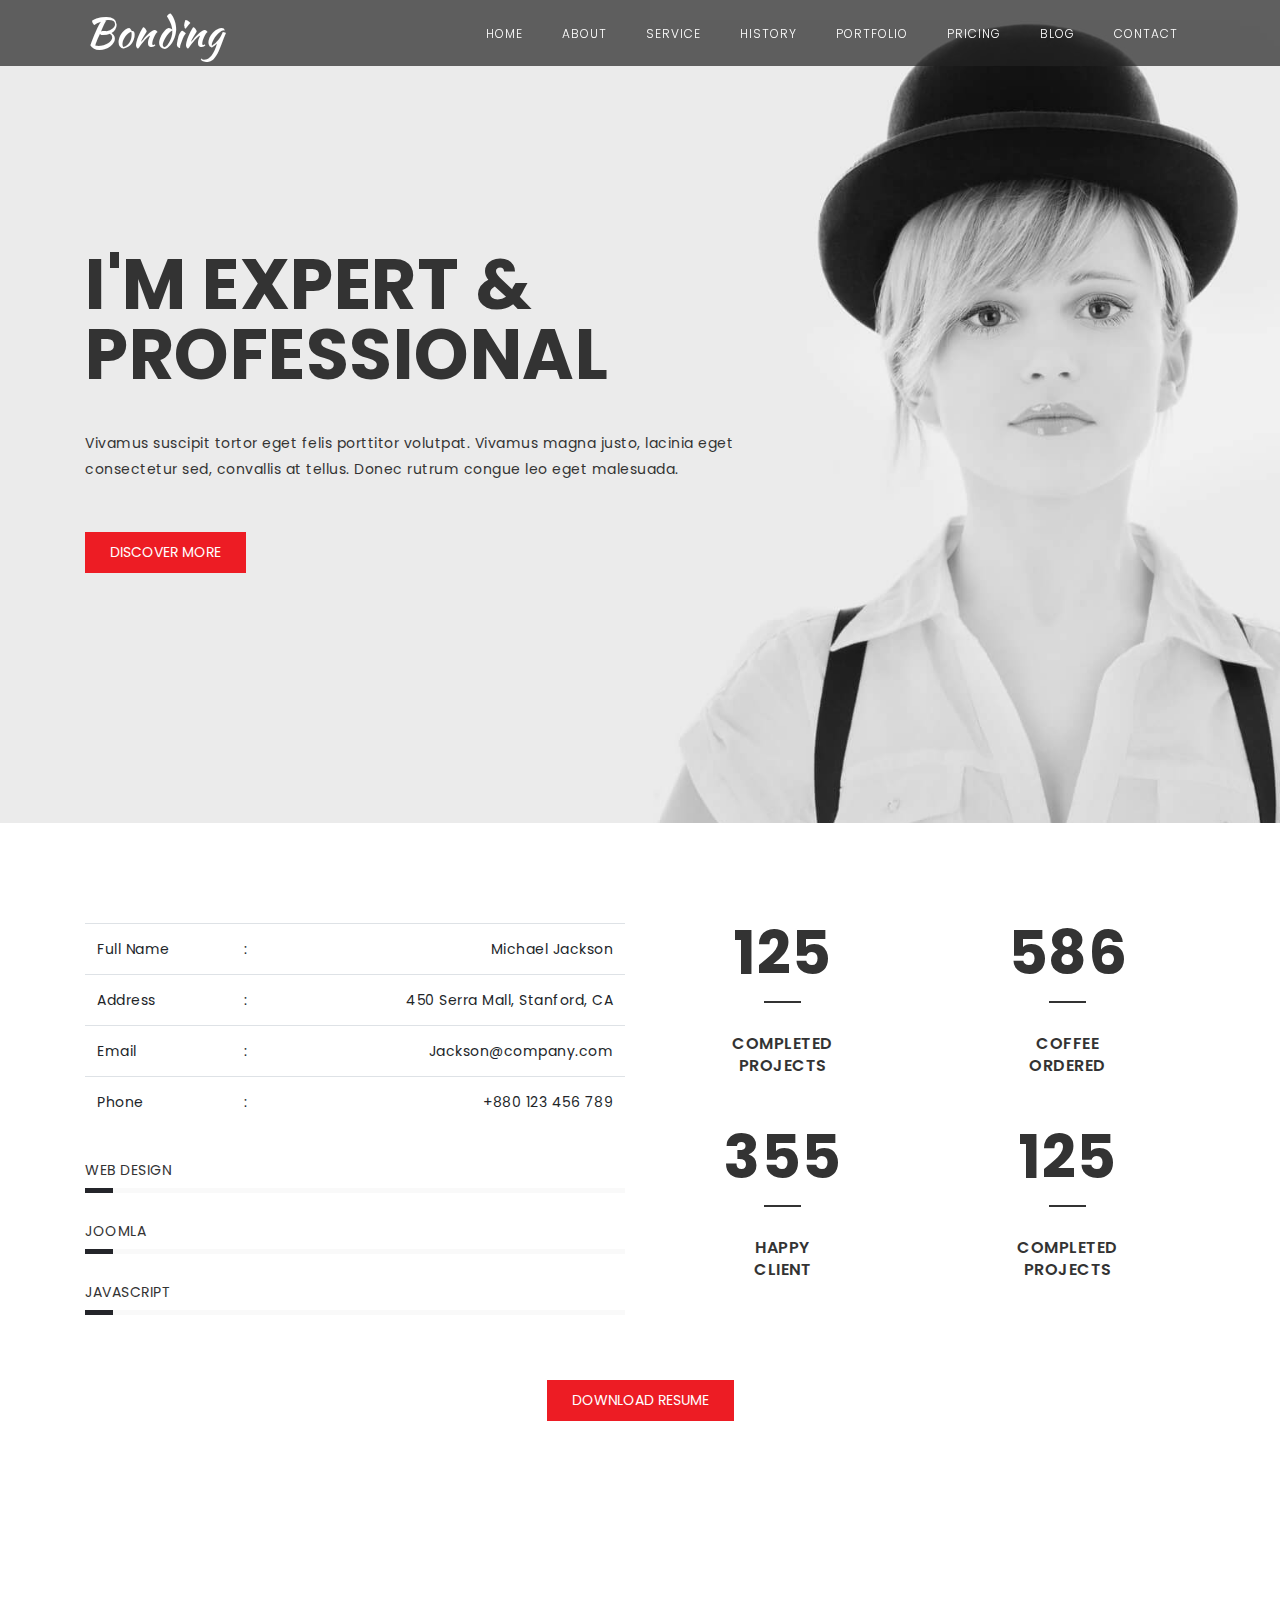
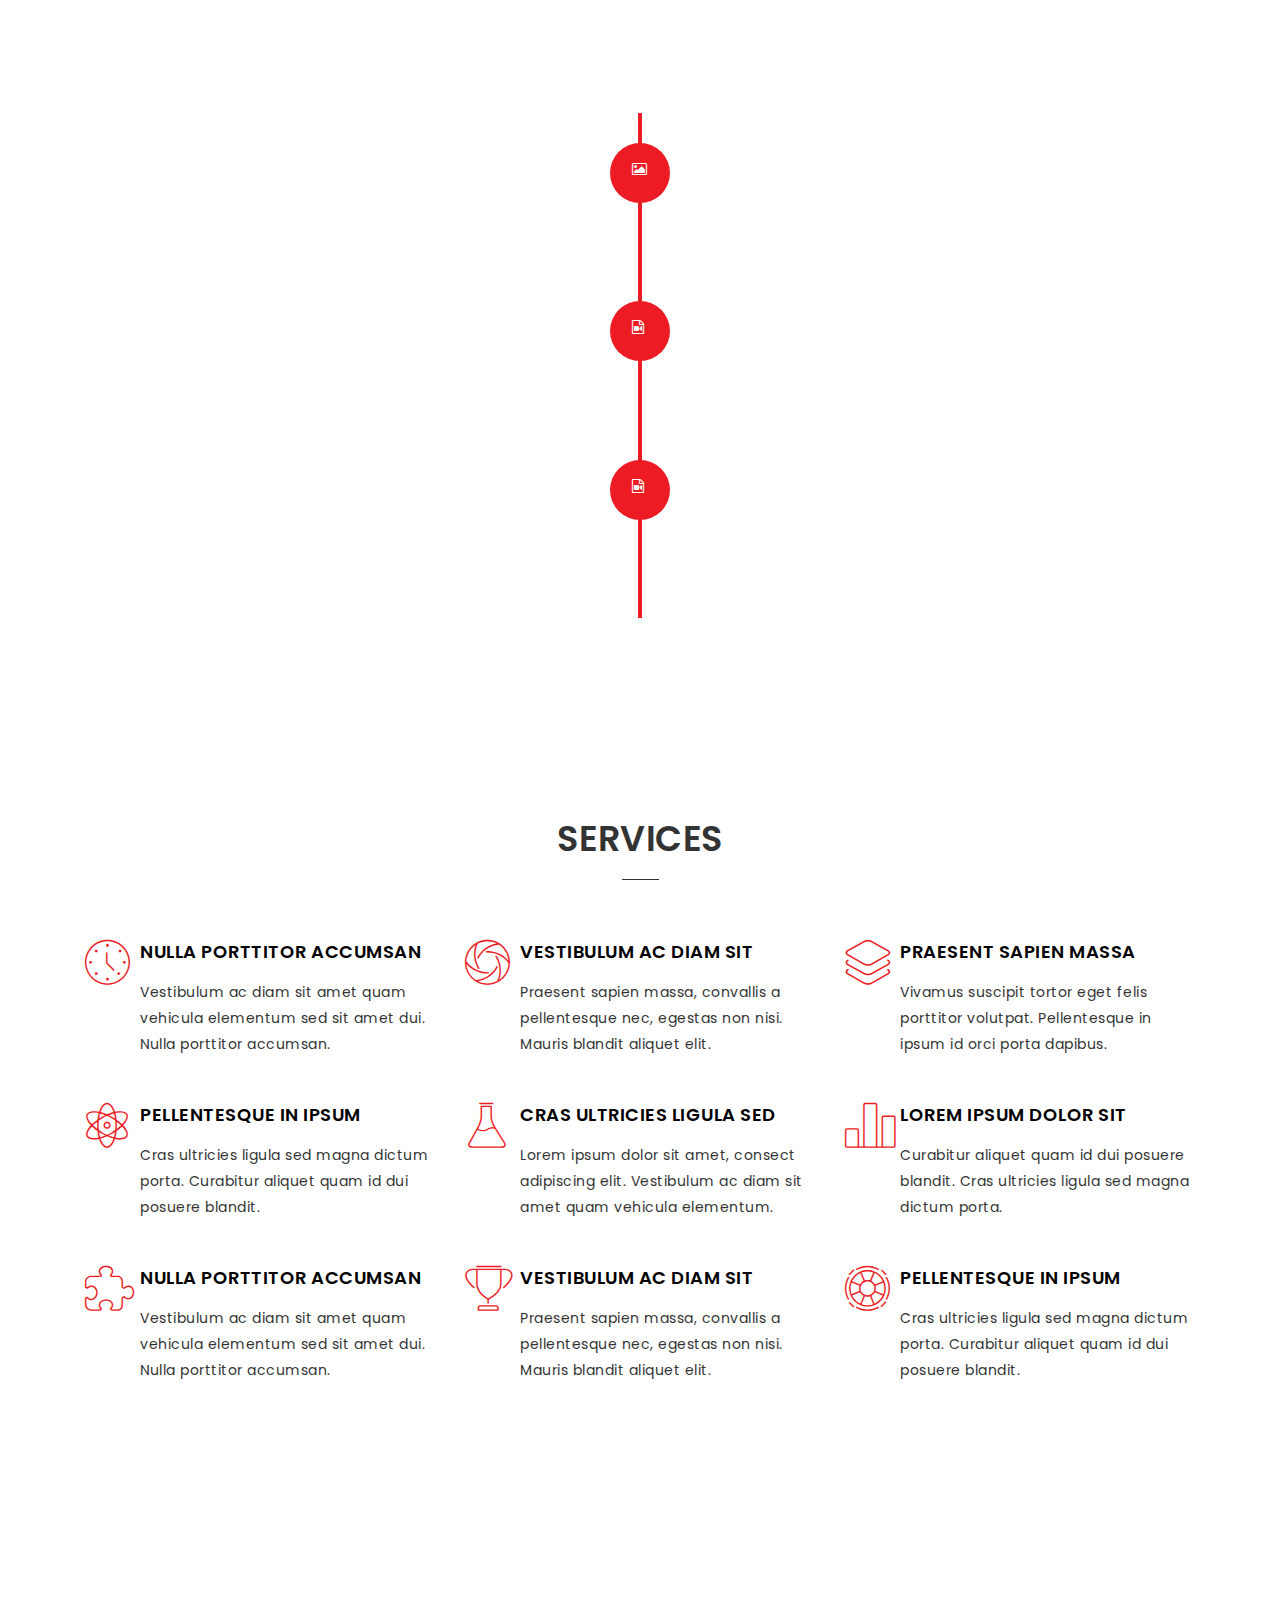
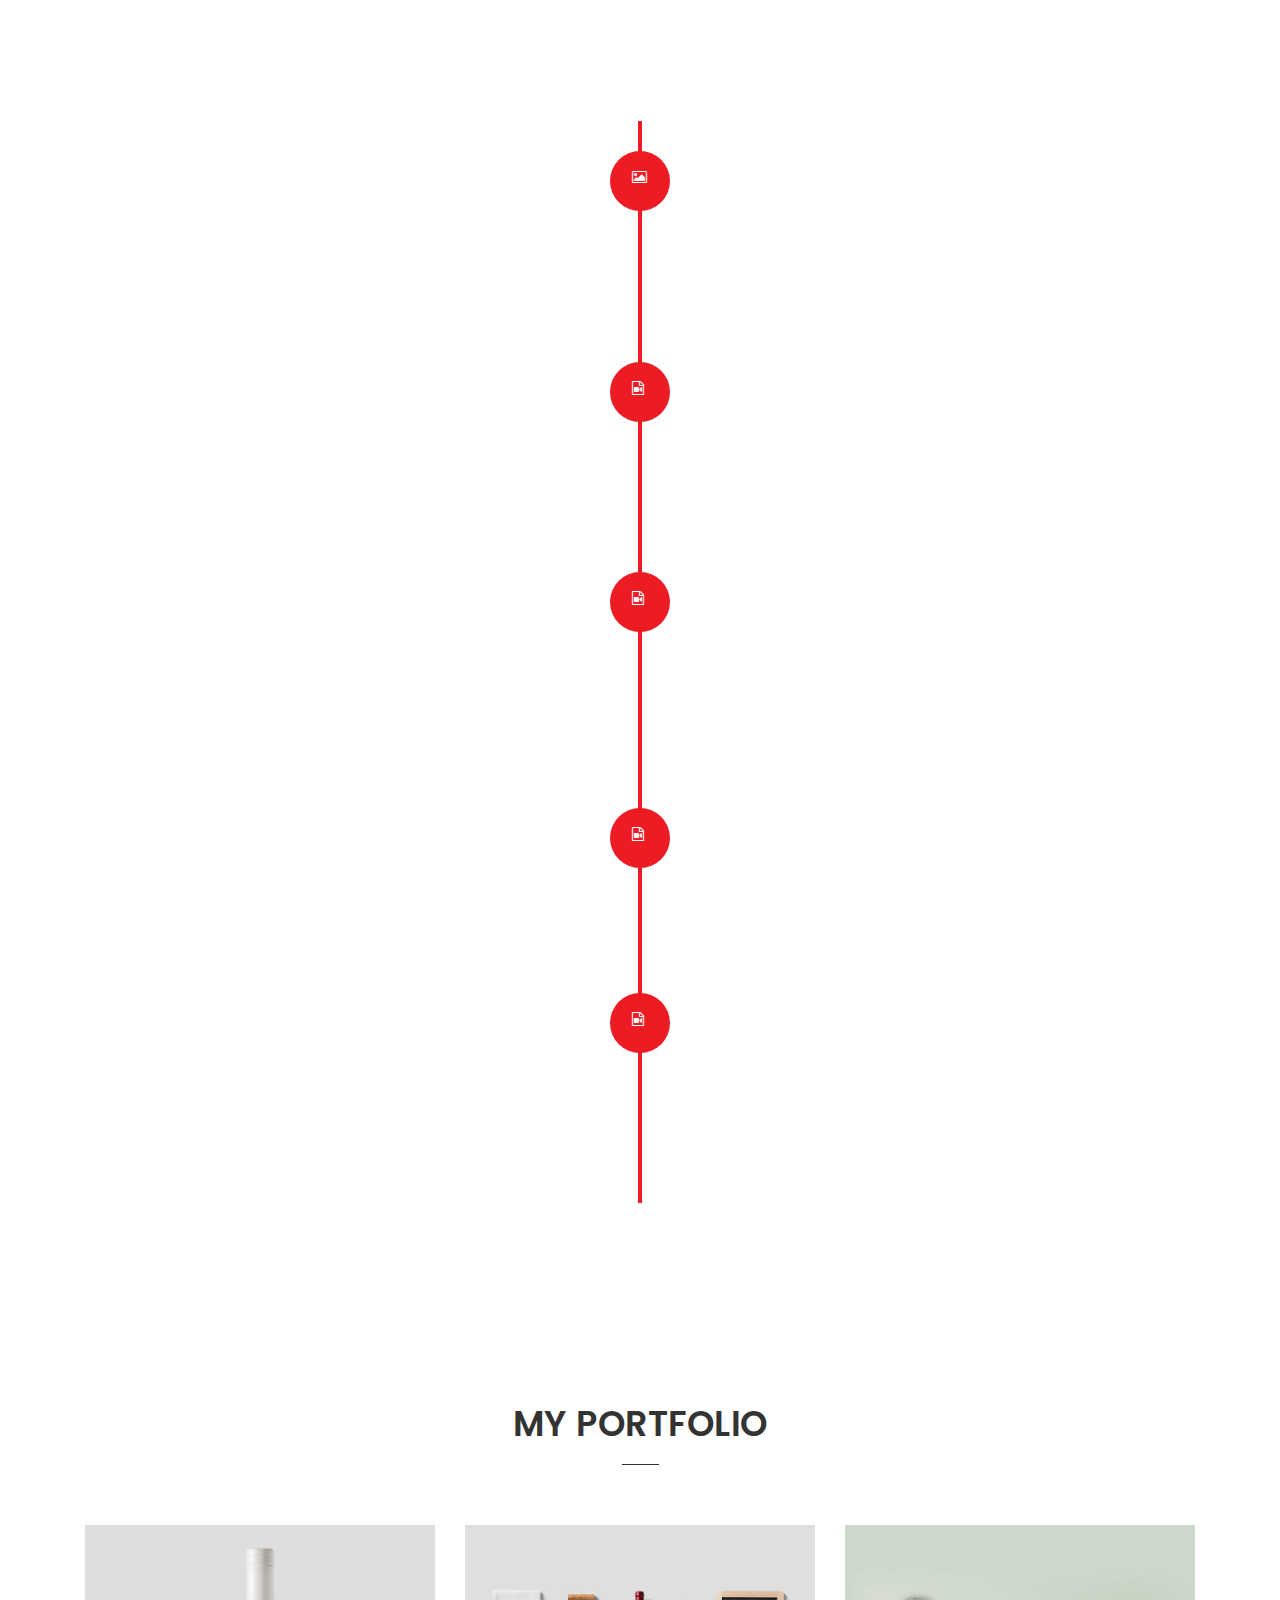
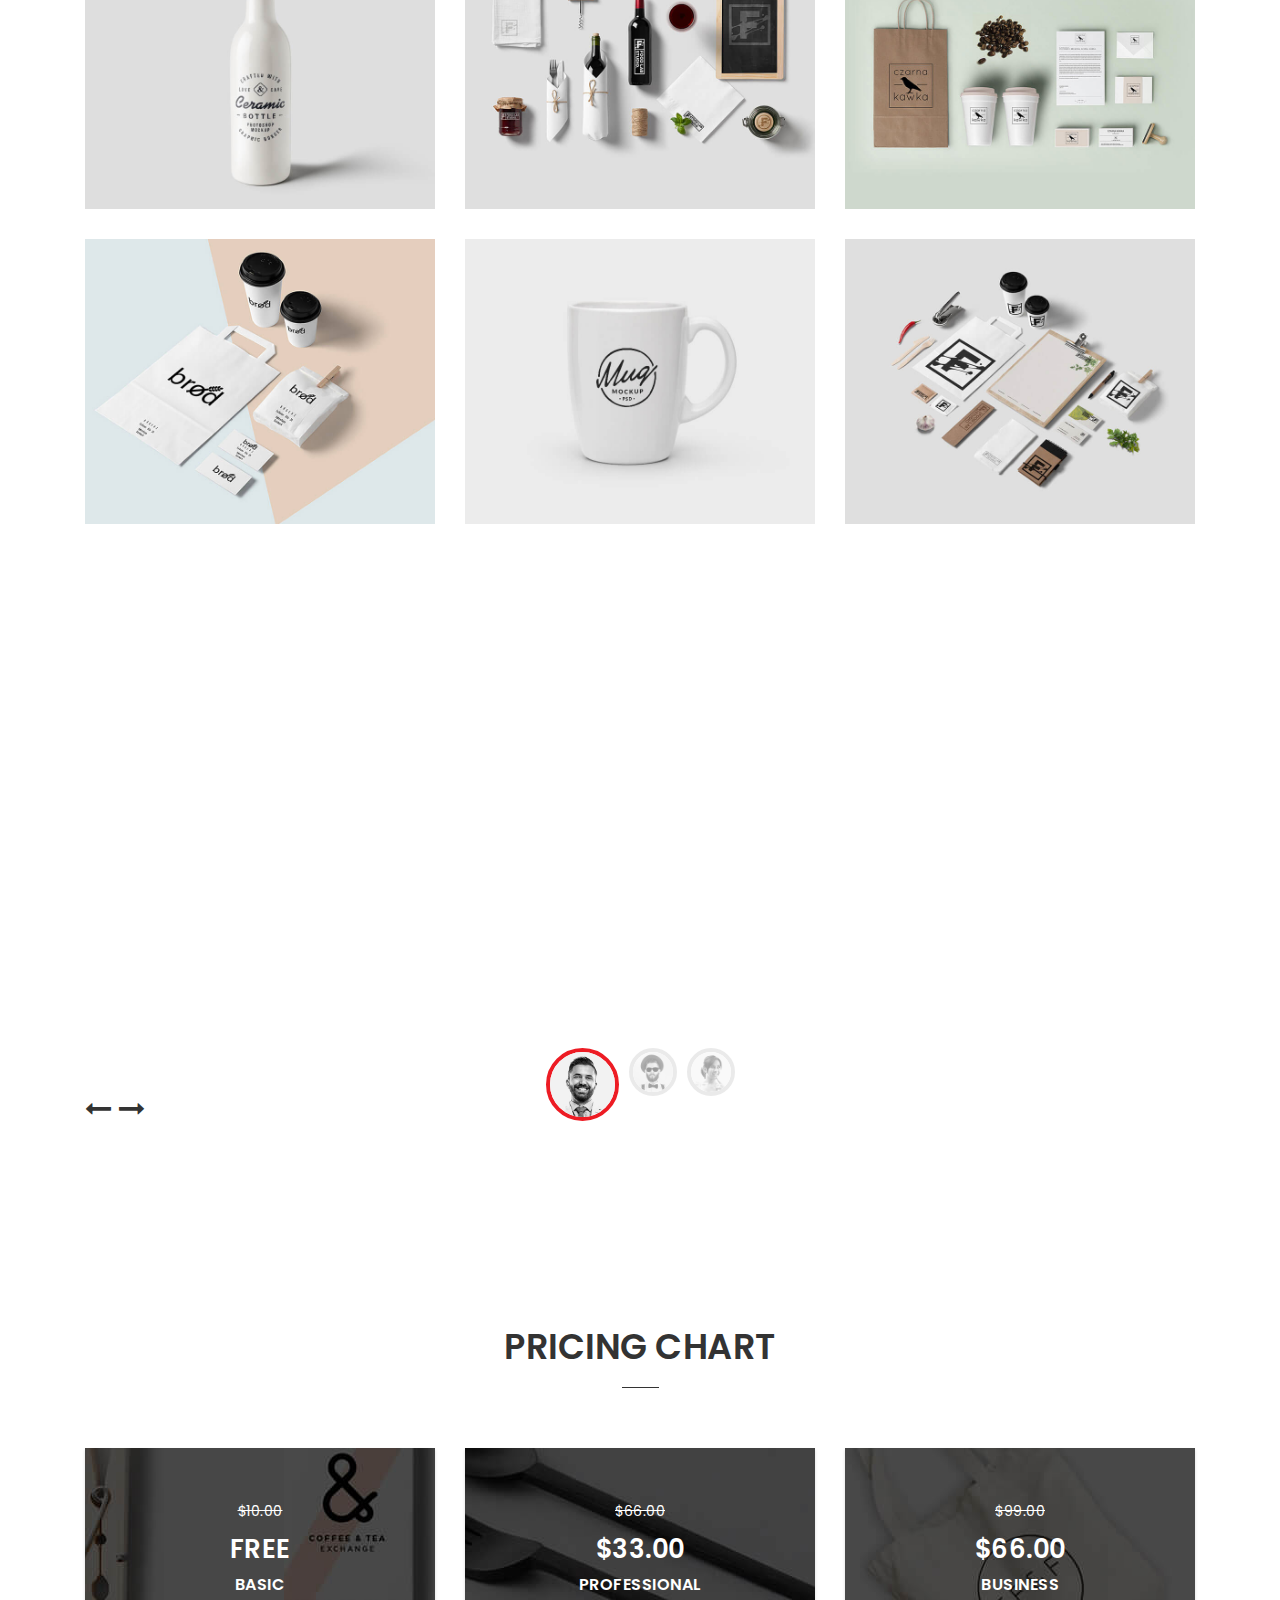
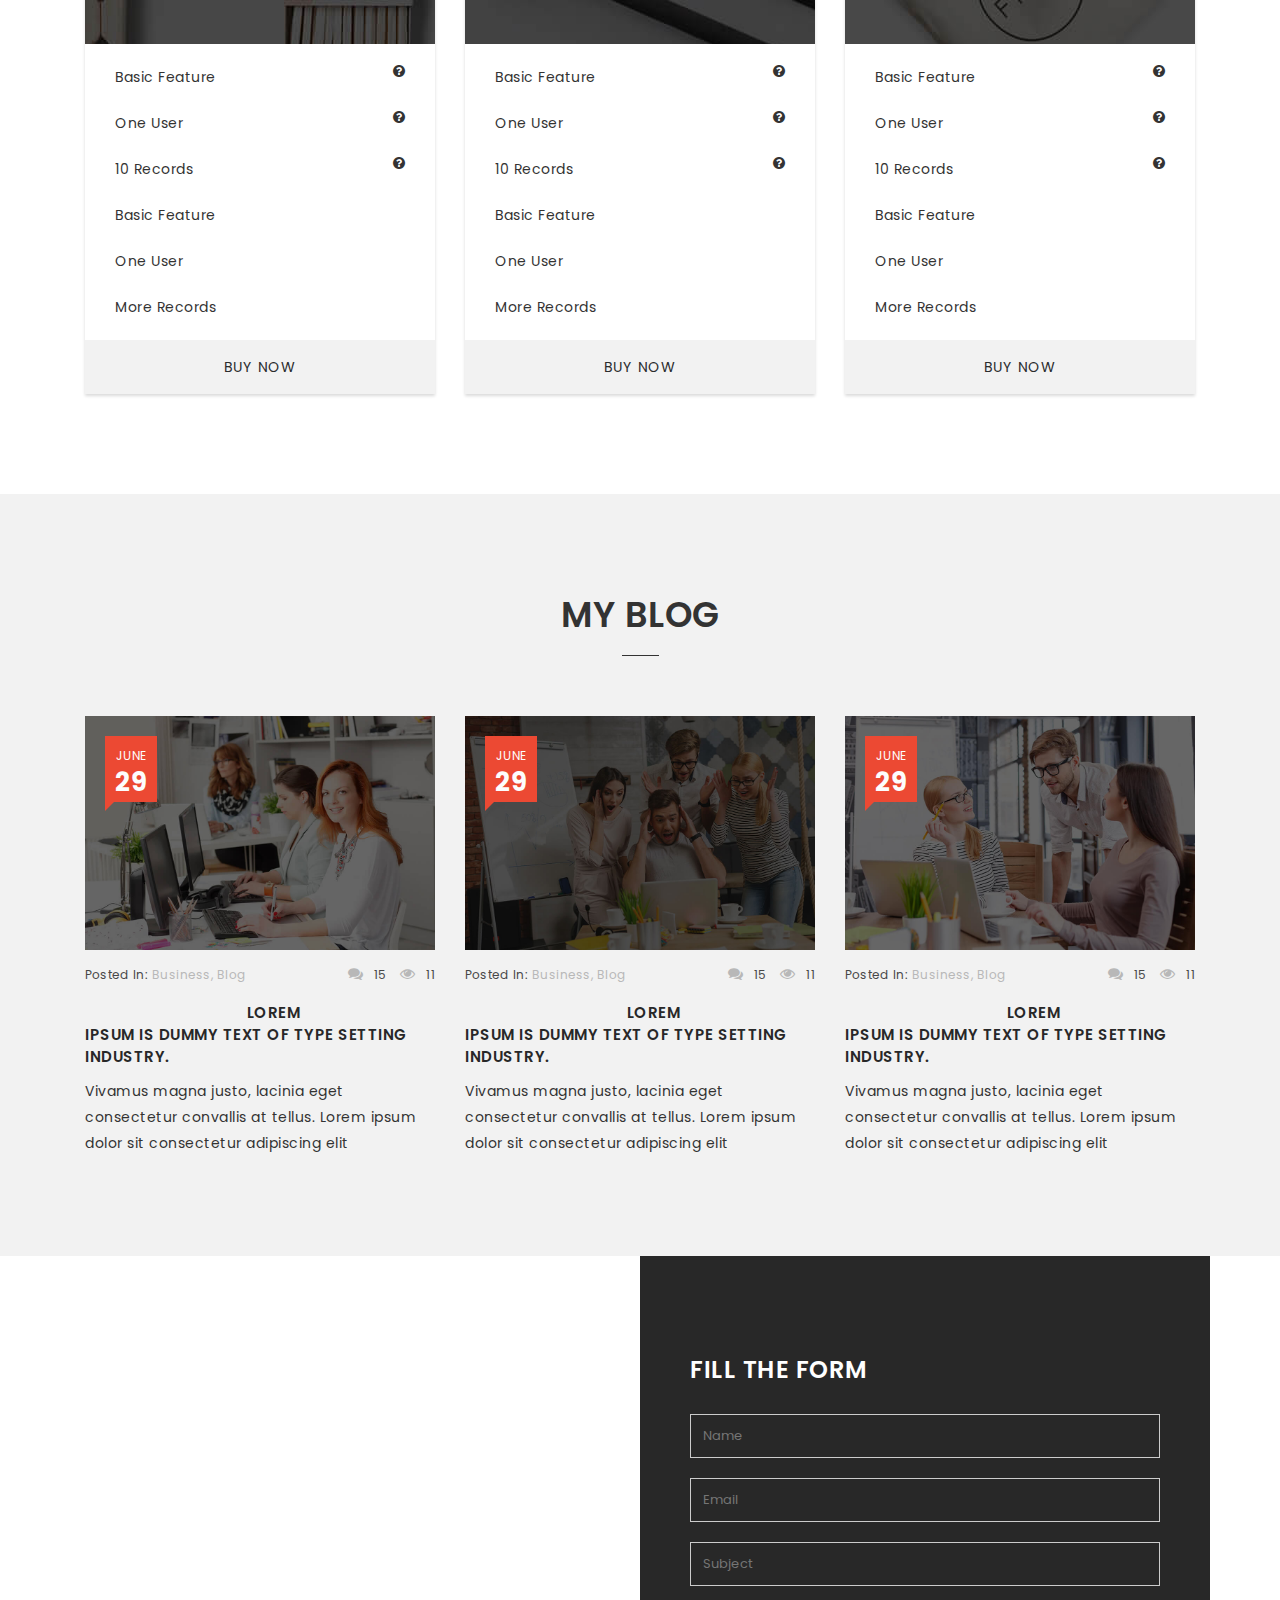
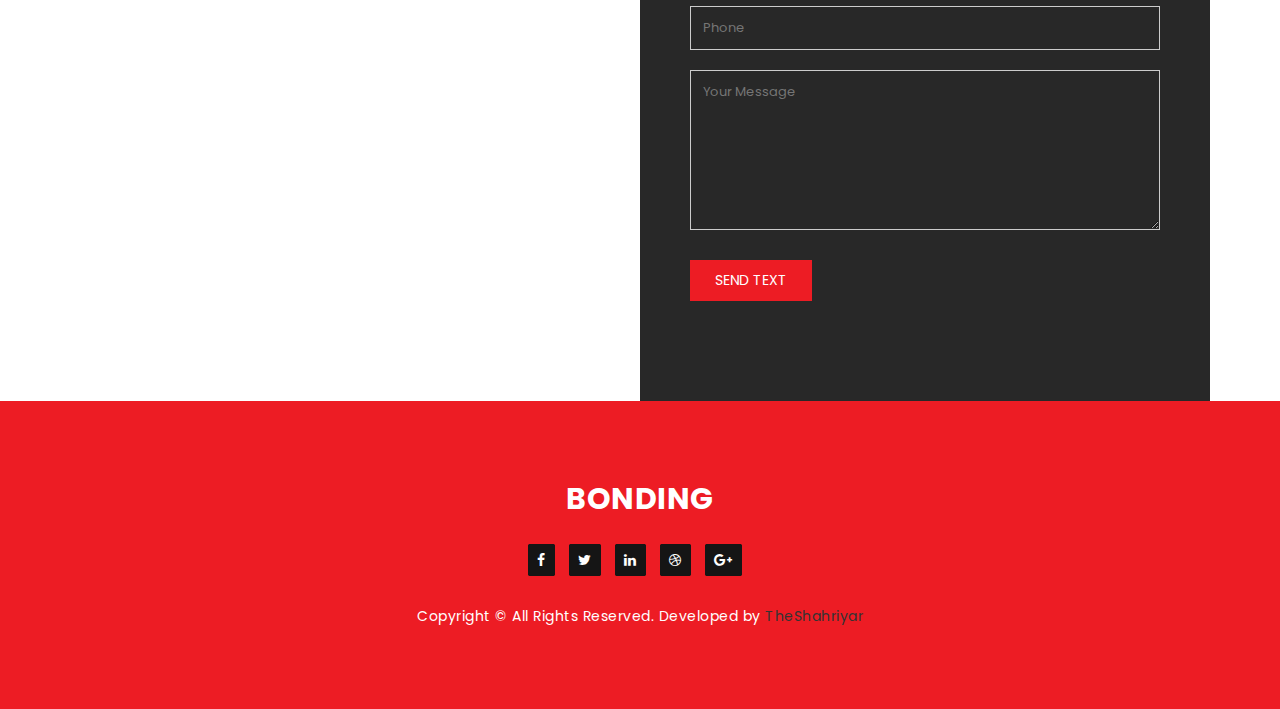
<file: homepage-default.html>
<!DOCTYPE html>
<html lang="en">

<head>
  <meta charset="utf-8">
  <meta http-equiv="x-ua-compatible" content="ie=edge">
  <title>Bonding - Personal HTML Template</title>
  <meta name="author" content="TheShahriyar">
  <meta name="description" content="">
  <meta name="viewport" content="width=device-width, initial-scale=1">

  <!-- load google font -->
  <link href="https://fonts.googleapis.com/css?family=Poppins:300,400,500,600,700" rel="stylesheet">
  <link href='http://fonts.googleapis.com/css?family=Kaushan+Script' rel='stylesheet' type='text/css'>


  <!-- all stylesheets include start -->
  <!-- Bootstrap css -->
  <link rel="stylesheet" href="assets/bootstrap/css/bootstrap.min.css">
  <!-- revolution slider css -->
  <link rel="stylesheet" href="assets/css/rev_slider/settings.css">
  <link rel="stylesheet" href="assets/css/rev_slider/layers.css">
  <link rel="stylesheet" href="assets/css/rev_slider/navigation.css">
  <!-- fontawesome css -->
  <link rel="stylesheet" href="assets/css/font-awesome.min.css">
  <!-- ET Lineicon CSS -->
  <link rel="stylesheet" href="assets/css/lineicon.css">
  <link rel="stylesheet" href="assets/css/animate.css">

  <!-- theme style css -->
  <link rel="stylesheet" href="assets/css/style.css">
  <!-- responsive css -->
  <link rel="stylesheet" href="assets/css/responsive.css">
  <!-- all stylesheets include end -->
</head>

<body>
  <div id="container">


    <!-- Start Navigation Section -->
    <nav id="navbar" class="navbar navbar-expand-lg navbar-fixed-top">
      <div class="container">
        <!-- Brand and toggle get grouped for better mobile display -->
        <button class="navbar-toggler" type="button" data-toggle="collapse" data-target="#bs-example-navbar-collapse-1"
          aria-expanded="false" aria-label="Toggle navigation">
          <span class="navbar-toggler-icon"></span>
        </button>
        <a class="navbar-brand page-scroll" href="body">Bonding</a>

        <!-- Collect the nav links, forms, and other content for toggling -->
        <div class="collapse navbar-collapse" id="bs-example-navbar-collapse-1">
          <ul class="nav navbar-nav ml-auto">

            <li>
              <a class="page-scroll" href="body">Home</a>
            </li>

            <li>
              <a class="page-scroll" href="#about-section">About</a>
            </li>
            <li>
              <a class="page-scroll" href="#services">Service</a>
            </li>
            <li>
              <a class="page-scroll" href="#work-history">History</a>
            </li>
            <li>
              <a class="page-scroll" href="#portfolio">Portfolio</a>
            </li>
            <li>
              <a class="page-scroll" href="#pricing">Pricing</a>
            </li>
            <li>
              <a class="page-scroll" href="#blog">Blog</a>
            </li>
            <li>
              <a class="page-scroll" href="#contact">Contact</a>
            </li>
          </ul>
        </div>
        <!-- /.navbar-collapse -->
      </div>
    </nav>
    <!-- End Navigation Section -->


    <!-- Start Banner Section -->
    <section id="hero-banner" class="parallax" style="background-image: url(assets/images/slideshow/01.jpg);">
      <div class="container">
        <div class="row">
          <div class="col-md-12">
            <div class="banner">
              <h1>I'm Expert &<br />Professional</h1>
              <p>Vivamus suscipit tortor eget felis porttitor volutpat. Vivamus magna justo, lacinia eget<br />
                consectetur sed, convallis at tellus. Donec rutrum congue leo eget malesuada.</p>
              <a href="#about-section" class="btn btn-primary page-scroll">Discover More</a>
            </div>
          </div>
        </div>
      </div>
    </section>
    <!-- End Banner Section -->


    <!-- Start About Section -->
    <section id="about-section" class="pad-t100 pad-b70">
      <div class="container">
        <div class="row">
          <div class="col-md-6">
            <div class="bio-table mb30">
              <table class="table">
                <tbody>
                  <tr>
                    <td>Full Name</td>
                    <td>:</td>
                    <td class="text-right">Michael Jackson</td>
                  </tr>
                  <tr>
                    <td>Address</td>
                    <td>:</td>
                    <td class="text-right">450 Serra Mall, Stanford, CA</td>
                  </tr>
                  <tr>
                    <td>Email</td>
                    <td>:</td>
                    <td class="text-right">Jackson@company.com</td>
                  </tr>
                  <tr>
                    <td>Phone</td>
                    <td>:</td>
                    <td class="text-right">+880 123 456 789</td>
                  </tr>
                </tbody>
              </table>
            </div>
            <div class="skill-section">
              <div class="skill-shortcode">
                <div class="skill">
                  <span class="skill-name">Web Design</span>
                  <div class="progress">
                    <div class="progress-bar" role="progressbar" data-percentage="65">
                      <span class="progress-bar-percentage pull-right"><span class="count"></span> %</span>
                    </div>
                  </div>
                </div>
              </div>
              <div class="skill-shortcode">
                <div class="skill">
                  <span class="skill-name">Joomla</span>
                  <div class="progress">
                    <div class="progress-bar" role="progressbar" data-percentage="95">
                      <span class="progress-bar-percentage pull-right"><span class="count"></span> %</span>
                    </div>
                  </div>
                </div>
              </div>
              <div class="skill-shortcode">
                <div class="skill">
                  <span class="skill-name">Javascript</span>
                  <div class="progress">
                    <div class="progress-bar" role="progressbar" data-percentage="75">
                      <span class="progress-bar-percentage pull-right"><span class="count"></span> %</span>
                    </div>
                  </div>
                </div>
              </div>

            </div>
          </div>
          <div class="col-md-6">
            <div class="row animated-counter-section">
              <div class="col-md-6">
                <div class="animated-counter text-center">
                  <div class="animated-number" data-from="0" data-to="125">125</div>
                  <h4>Completed<br /> Projects</h4>
                </div>
              </div>
              <div class="col-md-6">
                <div class="animated-counter text-center">
                  <div class="animated-number" data-from="0" data-to="586">586</div>
                  <h4>Coffee<br /> Ordered</h4>
                </div>
              </div>
              <div class="col-md-6">
                <div class="animated-counter text-center">
                  <div class="animated-number" data-from="0" data-to="355">355</div>
                  <h4>Happy<br /> Client</h4>
                </div>
              </div>
              <div class="col-md-6">
                <div class="animated-counter text-center">
                  <div class="animated-number" data-from="0" data-to="125">125</div>
                  <h4>Completed<br /> Projects</h4>
                </div>
              </div>
            </div>
          </div>
        </div>
        <div class="row">
          <div class="col-md-12">
            <div class="resume-btn text-center" style="margin-top: 40px;">
              <a href="#" class="btn btn-primary">Download Resume</a>
            </div>
          </div>
        </div>
      </div>
    </section>
    <!-- End About Section -->


    <!-- Start Education Section -->
    <section id="education" class="pad100 parallax" style="background-image: url(assets/images/bg/bg1.jpg);">
      <div class="container">
        <div class="row">
          <div class="col-md-12">
            <div class="section-title text-center white">
              <h3>My Education</h3>
            </div>
          </div>
        </div>
        <div class="row">
          <div class="col-md-12">

            <div class="cd-timeline cd-container red-color">

              <div class="cd-timeline-block">
                <div class="cd-timeline-img">
                  <i class="fa fa-picture-o"></i>
                </div> <!-- cd-timeline-img -->

                <div class="cd-timeline-content wow fadeInLeft" data-wow-duration="2s" data-wow-delay="300ms">
                  <h4>University</h4>
                  <p><strong>Institute : </strong>The Design University</p>
                  <p><strong>Major : </strong>Web Developing</p>
                  <span class="cd-date">2015</span>
                </div> <!-- cd-timeline-content -->
              </div> <!-- cd-timeline-block -->

              <div class="cd-timeline-block">
                <div class="cd-timeline-img">
                  <i class="fa fa-file-video-o"></i>
                </div> <!-- cd-timeline-img -->

                <div class="cd-timeline-content wow fadeInRight" data-wow-duration="2s" data-wow-delay="300ms">
                  <h4>College</h4>
                  <p><strong>Institute : </strong>World Information Technology</p>
                  <p><strong>Major : </strong>Web Developing</p>
                  <span class="cd-date">2008</span>
                </div> <!-- cd-timeline-content -->
              </div> <!-- cd-timeline-block -->

              <div class="cd-timeline-block">
                <div class="cd-timeline-img">
                  <i class="fa fa-file-video-o"></i>
                </div> <!-- cd-timeline-img -->

                <div class="cd-timeline-content wow fadeInLeft" data-wow-duration="2s" data-wow-delay="300ms">
                  <h4>School</h4>
                  <p><strong>Institute : </strong>English Grammer School</p>
                  <p><strong>Group : </strong>Science</p>
                  <span class="cd-date">2006</span>
                </div> <!-- cd-timeline-content -->
              </div> <!-- cd-timeline-block -->


            </div> <!-- cd-timeline -->

          </div><!-- /.col-md-12 -->
        </div>
        <!--/. row-->
      </div>
      <!--/.container -->
    </section>
    <!-- End Education Section -->


    <!-- Start Feature Section -->
    <section id="services" class="pad-t100 pad-b70 parallax" style="background-color: #fff;">
      <div class="container">
        <div class="row">
          <div class="col-md-12">
            <div class="section-title text-center">
              <h3>Services</h3>
            </div>
          </div>
        </div>
        <div class="row">
          <div class="col-md-4">
            <div class="feature-2">
              <div class="media">
                <div class="media-left">
                  <div class="feature-icon text-center">
                    <i class="icon-clock"></i>
                  </div>
                </div>
                <div class="media-body">
                  <a href="#">
                    <h3 class="media-heading">Nulla porttitor accumsan</h3>
                  </a>
                  <p>Vestibulum ac diam sit amet quam vehicula elementum sed sit amet dui. Nulla porttitor accumsan.</p>
                </div>
              </div>
            </div>
          </div>
          <div class="col-md-4">
            <div class="feature-2">
              <div class="media">
                <div class="media-left">
                  <div class="feature-icon text-center">
                    <i class="icon-aperture"></i>
                  </div>
                </div>
                <div class="media-body">
                  <a href="#">
                    <h3 class="media-heading">Vestibulum ac diam sit</h3>
                  </a>
                  <p>Praesent sapien massa, convallis a pellentesque nec, egestas non nisi. Mauris blandit aliquet elit.
                  </p>
                </div>
              </div>
            </div>
          </div>
          <div class="col-md-4">
            <div class="feature-2">
              <div class="media">
                <div class="media-left">
                  <div class="feature-icon text-center">
                    <i class="icon-layers"></i>
                  </div>
                </div>
                <div class="media-body">
                  <a href="#">
                    <h3 class="media-heading">Praesent sapien massa</h3>
                  </a>
                  <p>Vivamus suscipit tortor eget felis porttitor volutpat. Pellentesque in ipsum id orci porta dapibus.
                  </p>
                </div>
              </div>
            </div>
          </div>
          <div class="col-md-4">
            <div class="feature-2">
              <div class="media">
                <div class="media-left">
                  <div class="feature-icon text-center">
                    <i class="icon-genius"></i>
                  </div>
                </div>
                <div class="media-body">
                  <a href="#">
                    <h3 class="media-heading">Pellentesque in ipsum</h3>
                  </a>
                  <p>Cras ultricies ligula sed magna dictum porta. Curabitur aliquet quam id dui posuere blandit.</p>
                </div>
              </div>
            </div>
          </div>
          <div class="col-md-4">
            <div class="feature-2">
              <div class="media">
                <div class="media-left">
                  <div class="feature-icon text-center">
                    <i class="icon-beaker"></i>
                  </div>
                </div>
                <div class="media-body">
                  <a href="#">
                    <h3 class="media-heading">Cras ultricies ligula sed</h3>
                  </a>
                  <p>Lorem ipsum dolor sit amet, consect adipiscing elit. Vestibulum ac diam sit amet quam vehicula
                    elementum.</p>
                </div>
              </div>
            </div>
          </div>
          <div class="col-md-4">
            <div class="feature-2">
              <div class="media">
                <div class="media-left">
                  <div class="feature-icon text-center">
                    <i class="icon-bargraph"></i>
                  </div>
                </div>
                <div class="media-body">
                  <a href="#">
                    <h3 class="media-heading">Lorem ipsum dolor sit</h3>
                  </a>
                  <p>Curabitur aliquet quam id dui posuere blandit. Cras ultricies ligula sed magna dictum porta.</p>
                </div>
              </div>
            </div>
          </div>
          <div class="col-md-4">
            <div class="feature-2">
              <div class="media">
                <div class="media-left">
                  <div class="feature-icon text-center">
                    <i class="icon-puzzle"></i>
                  </div>
                </div>
                <div class="media-body">
                  <a href="#">
                    <h3 class="media-heading">NULLA PORTTITOR ACCUMSAN</h3>
                  </a>
                  <p>Vestibulum ac diam sit amet quam vehicula elementum sed sit amet dui. Nulla porttitor accumsan.</p>
                </div>
              </div>
            </div>
          </div>
          <div class="col-md-4">
            <div class="feature-2">
              <div class="media">
                <div class="media-left">
                  <div class="feature-icon text-center">
                    <i class="icon-trophy"></i>
                  </div>
                </div>
                <div class="media-body">
                  <a href="#">
                    <h3 class="media-heading">VESTIBULUM AC DIAM SIT</h3>
                  </a>
                  <p>Praesent sapien massa, convallis a pellentesque nec, egestas non nisi. Mauris blandit aliquet elit.
                  </p>
                </div>
              </div>
            </div>
          </div>
          <div class="col-md-4">
            <div class="feature-2">
              <div class="media">
                <div class="media-left">
                  <div class="feature-icon text-center">
                    <i class="icon-lifesaver"></i>
                  </div>
                </div>
                <div class="media-body">
                  <a href="#">
                    <h3 class="media-heading">PELLENTESQUE IN IPSUM</h3>
                  </a>
                  <p>Cras ultricies ligula sed magna dictum porta. Curabitur aliquet quam id dui posuere blandit.</p>
                </div>
              </div>
            </div>
          </div>
        </div>
      </div>
    </section>
    <!-- End Feature Section -->


    <!-- Start Work History Section -->
    <section id="work-history" class="pad100 parallax"
      style="background-image: url(assets/images/bg/bg3.jpg); background-position: 50% 30%;">
      <div class="container">
        <div class="row">
          <div class="col-md-12">
            <div class="section-title text-center white">
              <h3>Work History</h3>
            </div>
          </div>
        </div>
        <div class="row">
          <div class="col-md-12">

            <div class="cd-timeline cd-container red-color">

              <div class="cd-timeline-block">
                <div class="cd-timeline-img">
                  <i class="fa fa-picture-o"></i>
                </div> <!-- cd-timeline-img -->

                <div class="cd-timeline-content wow fadeInLeft" data-wow-duration="2s" data-wow-delay="300ms">
                  <h4>Software Developer</h4>
                  <p><strong>Company : </strong>Themeforest</p>
                  <p><strong>Responsibilities :</strong>Ehicula elementum sed sit amet dui. Donec rutrum congue leo eget
                    malesuada. Curabitur non nulla sit amet nisl tempus convallis quis ac lectus.</p>
                  <span class="cd-date">2010</span>
                </div> <!-- cd-timeline-content -->
              </div> <!-- cd-timeline-block -->

              <div class="cd-timeline-block">
                <div class="cd-timeline-img">
                  <i class="fa fa-file-video-o"></i>
                </div> <!-- cd-timeline-img -->

                <div class="cd-timeline-content wow fadeInRight" data-wow-duration="2s" data-wow-delay="300ms">
                  <h4>Wordpress Developer</h4>
                  <p><strong>Company : </strong>World Information Technology</p>
                  <p><strong>Responsibilities :</strong>Donec rutrum congue leo eget malesuada. Curabitur non nulla sit
                    amet nisl tempus convallis quis ac lectus.</p>
                  <span class="cd-date">2000</span>
                </div> <!-- cd-timeline-content -->
              </div> <!-- cd-timeline-block -->

              <div class="cd-timeline-block">
                <div class="cd-timeline-img">
                  <i class="fa fa-file-video-o"></i>
                </div> <!-- cd-timeline-img -->

                <div class="cd-timeline-content wow fadeInLeft" data-wow-duration="2s" data-wow-delay="300ms">
                  <h4>Plugin Developer</h4>
                  <p><strong>Institute : </strong>Giant Tech Ltd.</p>
                  <p><strong>Responsibilities :</strong>Vestibulum ac diam sit amet quam vehicula elementum sed sit amet
                    dui. Donec rutrum congue leo eget malesuada. Curabitur non nulla sit amet nisl tempus convallis quis
                    ac lectus.</p>
                  <span class="cd-date">1990</span>
                </div> <!-- cd-timeline-content -->
              </div> <!-- cd-timeline-block -->

              <div class="cd-timeline-block">
                <div class="cd-timeline-img">
                  <i class="fa fa-file-video-o"></i>
                </div> <!-- cd-timeline-img -->

                <div class="cd-timeline-content wow fadeInRight" data-wow-duration="2s" data-wow-delay="300ms">
                  <h4>Front End Developer</h4>
                  <p><strong>Company : </strong>English Grammer School</p>
                  <p><strong>Responsibilities :</strong>Sed porttitor lectus nibh. Curabitur arcu erat, accumsan id
                    imperdiet et, porttitor at sem.</p>
                  <span class="cd-date">1985</span>
                </div> <!-- cd-timeline-content -->
              </div> <!-- cd-timeline-block -->

              <div class="cd-timeline-block">
                <div class="cd-timeline-img">
                  <i class="fa fa-file-video-o"></i>
                </div> <!-- cd-timeline-img -->

                <div class="cd-timeline-content wow fadeInLeft" data-wow-duration="2s" data-wow-delay="300ms">
                  <h4>Front End Developer</h4>
                  <p><strong>Company : </strong>The Web Solution</p>
                  <p><strong>Responsibilities :</strong>Sed porttitor lectus nibh. Curabitur arcu erat, accumsan id
                    imperdiet et, porttitor at sem. Donec sollicitudin molestie malesuada.</p>
                  <span class="cd-date">1980</span>
                </div> <!-- cd-timeline-content -->
              </div> <!-- cd-timeline-block -->


            </div> <!-- cd-timeline -->

          </div><!-- /.col-md-12 -->
        </div>
        <!--/. row-->
      </div>
      <!--/.container -->
    </section>
    <!-- End Work History Section -->


    <!-- Start Portfolio Section -->
    <section id="portfolio" class="pad-t100 pad-b70" style="background-color: #fff;">
      <div class="container">
        <div class="row">
          <div class="col-md-12">
            <div class="section-title text-center">
              <h3>My Portfolio</h3>
            </div>
          </div>
        </div>
        <div class="">
          <div class="row portfolio-box">
            <!-- Start Portflio item -->
            <div class="col-md-4 col-sm-6">
              <div class="portfolio-post mb30">
                <img src="assets/images/portfolio/project_8.jpg" alt="">
                <div class="hover-box">
                  <div class="inner-hover">
                    <div class="middle">
                      <div class="portfolio-post-btn">
                        <a href="#" class="link">View</a>
                      </div>
                      <h4><a href="#">Another Portfolio 1</a></h4>
                      <p>Business, Finance</p>

                    </div>
                  </div>
                </div>
              </div>
            </div>
            <!-- End Portflio item -->
            <!-- Start Portflio item -->
            <div class="col-md-4 col-sm-6">
              <div class="portfolio-post mb30">
                <img src="assets/images/portfolio/project_2.jpg" alt="">
                <div class="hover-box">
                  <div class="inner-hover">
                    <div class="middle">
                      <div class="portfolio-post-btn">
                        <a href="#" class="link">View</a>
                      </div>
                      <h4><a href="#">Another Portfolio 1</a></h4>
                      <p>Business, Finance</p>

                    </div>
                  </div>
                </div>
              </div>
            </div>
            <!-- Start Portflio item -->
            <div class="col-md-4 col-sm-6">
              <div class="portfolio-post mb30">
                <img src="assets/images/portfolio/project_3.jpg" alt="">
                <div class="hover-box">
                  <div class="inner-hover">
                    <div class="middle">
                      <div class="portfolio-post-btn">
                        <a href="#" class="link">View</a>
                      </div>
                      <h4><a href="#">Another Portfolio 1</a></h4>
                      <p>Business, Finance</p>

                    </div>
                  </div>
                </div>
              </div>
            </div>
            <!-- Start Portflio item -->
            <div class="col-md-4 col-sm-6">
              <div class="portfolio-post mb30">
                <img src="assets/images/portfolio/project_4.jpg" alt="">
                <div class="hover-box">
                  <div class="inner-hover">
                    <div class="middle">
                      <div class="portfolio-post-btn">
                        <a href="#" class="link">View</a>
                      </div>
                      <h4><a href="#">Another Portfolio 1</a></h4>
                      <p>Business, Finance</p>

                    </div>
                  </div>
                </div>
              </div>
            </div>
            <!-- Start Portflio item -->
            <div class="col-md-4 col-sm-6">
              <div class="portfolio-post mb30">
                <img src="assets/images/portfolio/project_5.jpg" alt="">
                <div class="hover-box">
                  <div class="inner-hover">
                    <div class="middle">
                      <div class="portfolio-post-btn">
                        <a href="#" class="link">View</a>
                      </div>
                      <h4><a href="#">Another Portfolio 1</a></h4>
                      <p>Business, Finance</p>

                    </div>
                  </div>
                </div>
              </div>
            </div>
            <!-- Start Portflio item -->
            <div class="col-md-4 col-sm-6">
              <div class="portfolio-post mb30">
                <img src="assets/images/portfolio/project_6.jpg" alt="">
                <div class="hover-box">
                  <div class="inner-hover">
                    <div class="middle">
                      <div class="portfolio-post-btn">
                        <a href="#" class="link">View</a>
                      </div>
                      <h4><a href="#">Another Portfolio 1</a></h4>
                      <p>Business, Finance</p>

                    </div>
                  </div>
                </div>
              </div>
            </div>
            <!-- End Portflio item -->

          </div>

        </div>
      </div>
    </section>
    <!-- End Portfolio Section -->


    <!-- Start Testimonial Section -->
    <section class="pad100 parallax" style="background-image: url(assets/images/bg/bg2.jpg);">
      <div class="container">
        <div class="row">
          <div class="col-md-12">
            <div class="section-title text-center white">
              <h3>Client's Review</h3>
            </div>
          </div>
        </div>
        <div class="row">
          <div class="col-md-12">
            <div id="carousel-example-generic" class="carousel slide testimonial-slide" data-ride="carousel">
              <!-- Indicators -->
              <ol class="carousel-indicators">
                <li data-target="#carousel-example-generic" data-slide-to="0" class="active">
                  <img class="img-responsive" src="assets/images/testimonials/1.jpg" alt="">
                </li>
                <li data-target="#carousel-example-generic" data-slide-to="1">
                  <img class="img-responsive" src="assets/images/testimonials/2.jpg" alt="">
                </li>
                <li data-target="#carousel-example-generic" data-slide-to="2">
                  <img class="img-responsive" src="assets/images/testimonials/3.jpg" alt="">
                </li>
              </ol>

              <!-- Wrapper for slides -->
              <div class="carousel-inner white" role="listbox">
                <div class="carousel-item active">
                  <div class="testimonial-speech">
                    <p>Lorem ipsum dolor sit amet, consectetur adipiscing elit, sed do eiusmod tempor incididunt ut
                      labore et dolore magna aliqua. Ut enim ad minim veniam, quis nostrud exercitation ullamco laboris
                      nisi ut aliquip ex ea commodo consequat. Duis aute irure dolor in reprehenderit in voluptate velit
                      esse cillum dolore eu fugiat nulla pariatur..</p>
                  </div>
                  <span>- David Millar</span>
                </div>
                <div class="carousel-item">
                  <div class="testimonial-speech">
                    <p>Lorem ipsum dolor sit amet, consectetur adipiscing elit, sed do eiusmod tempor incididunt ut
                      labore et dolore magna aliqua. Ut enim ad minim veniam, quis nostrud exercitation ullamco laboris
                      nisi ut aliquip ex ea commodo consequat. Duis aute irure dolor in reprehenderit in voluptate velit
                      esse cillum dolore eu fugiat nulla pariatur..</p>
                  </div>
                  <span>- Mike Hussy</span>
                </div>
                <div class="carousel-item">
                  <div class="testimonial-speech">
                    <p>Lorem ipsum dolor sit amet, consectetur adipiscing elit, sed do eiusmod tempor incididunt ut
                      labore et dolore magna aliqua. Ut enim ad minim veniam, quis nostrud exercitation ullamco laboris
                      nisi ut aliquip ex ea commodo consequat. Duis aute irure dolor in reprehenderit in voluptate velit
                      esse cillum dolore eu fugiat nulla pariatur..</p>
                  </div>
                  <span>- Robert Bruce</span>
                </div>
              </div>

              <!-- Controls -->
              <a class="left carousel-control" href="#carousel-example-generic" role="button" data-slide="prev">
                <span class="fa fa-long-arrow-left" aria-hidden="true"></span>
              </a>
              <a class="right carousel-control" href="#carousel-example-generic" role="button" data-slide="next">
                <span class="fa fa-long-arrow-right" aria-hidden="true"></span>
              </a>
            </div>
          </div>
        </div>
      </div>
    </section>
    <!-- End Testimonial Section -->


    <!-- Start Pricing Box Section -->
    <section id="pricing" class="pad-t100 pad-b70">
      <div class="container">
        <div class="row">
          <div class="col-md-12">
            <div class="section-title text-center">
              <h3>Pricing Chart</h3>
            </div>
          </div>
        </div>
        <div class="row">
          <div class="col-md-4">
            <div class="pricing-box">
              <div class="pricing-head white"
                style="background-image: url(assets/images/others/pricing-bg-1.jpg);background-position: 50% 50%;">
                <span class="previous-price">$10.00</span>
                <h4>Free</h4>
                <h5>Basic</h5>
              </div>
              <div class="pricing-body">
                <ul>
                  <li>Basic Feature <i class="fa fa-question-circle" data-toggle="tooltip" data-placement="left"
                      title="" data-original-title="Something more about this"></i></li>
                  <li>One User <i class="fa fa-question-circle" data-toggle="tooltip" data-placement="left" title=""
                      data-original-title="Something more about this"></i></li>
                  <li>10 Records <i class="fa fa-question-circle" data-toggle="tooltip" data-placement="left" title=""
                      data-original-title="Something more about this"></i></li>
                  <li>Basic Feature</li>
                  <li>One User</li>
                  <li>More Records</li>
                </ul>
              </div>
              <div class="pricing-footer">
                <a href="#">Buy Now</a>
              </div>
            </div>
          </div>
          <div class="col-md-4">
            <div class="pricing-box">
              <div class="pricing-head white"
                style="background-image: url(assets/images/others/pricing-bg-2.jpg);background-position: 50% 50%;">
                <span class="previous-price">$66.00</span>
                <h4>$33.00</h4>
                <h5>Professional</h5>
              </div>
              <div class="pricing-body">
                <ul>
                  <li>Basic Feature <i class="fa fa-question-circle" data-toggle="tooltip" data-placement="left"
                      title="" data-original-title="Something more about this"></i></li>
                  <li>One User <i class="fa fa-question-circle" data-toggle="tooltip" data-placement="left" title=""
                      data-original-title="Something more about this"></i></li>
                  <li>10 Records <i class="fa fa-question-circle" data-toggle="tooltip" data-placement="left" title=""
                      data-original-title="Something more about this"></i></li>
                  <li>Basic Feature</li>
                  <li>One User</li>
                  <li>More Records</li>
                </ul>
              </div>
              <div class="pricing-footer">
                <a href="#">Buy Now</a>
              </div>
            </div>
          </div>
          <div class="col-md-4">
            <div class="pricing-box">
              <div class="pricing-head white"
                style="background-image: url(assets/images/others/pricing-bg-3.jpg);background-position: 50% 50%;">
                <span class="previous-price">$99.00</span>
                <h4>$66.00</h4>
                <h5>Business</h5>
              </div>
              <div class="pricing-body">
                <ul>
                  <li>Basic Feature <i class="fa fa-question-circle" data-toggle="tooltip" data-placement="left"
                      title="" data-original-title="Something more about this"></i></li>
                  <li>One User <i class="fa fa-question-circle" data-toggle="tooltip" data-placement="left" title=""
                      data-original-title="Something more about this"></i></li>
                  <li>10 Records <i class="fa fa-question-circle" data-toggle="tooltip" data-placement="left" title=""
                      data-original-title="Something more about this"></i></li>
                  <li>Basic Feature</li>
                  <li>One User</li>
                  <li>More Records</li>
                </ul>
              </div>
              <div class="pricing-footer">
                <a href="#">Buy Now</a>
              </div>
            </div>
          </div>
        </div>
      </div>
    </section>
    <!-- End Pricing Section -->


    <!-- Start Blog Section -->
    <section id="blog" class="pad-t100 pad-b70" style="background-color: #f2f2f2;">
      <div class="container">
        <div class="row">
          <div class="col-md-12">
            <div class="section-title text-center">
              <h3>My Blog</h3>
            </div>
          </div>
        </div>
        <div class="row">
          <div class="col-md-4">
            <div class="latest-news">
              <div class="latest-news-img">
                <img src="assets/images/blog/img-4.jpg" class="img-responsive" alt="blog-post">
                <div><span>JUNE</span><span>29</span></div>
              </div>
              <div class="comment">
                <p>Posted In: <span>Business, Blog</span></p>
                <p><span><a href="#"><i class="fa fa-comments"></i></a> 15</span>
                  <span><a href="#"><i class="fa fa-eye"></i></a> 11</span></p>
              </div>
              <h4><a href="#">Lorem Ipsum is dummy text of type setting industry.</a></h4>
              <p>Vivamus magna justo, lacinia eget consectetur convallis at tellus. Lorem ipsum dolor sit consectetur
                adipiscing elit</p>
            </div>
          </div>
          <div class="col-md-4">
            <div class="latest-news">
              <div class="latest-news-img">
                <img src="assets/images/blog/img-8.jpg" class="img-responsive" alt="blog-post">
                <div><span>JUNE</span><span>29</span></div>
              </div>
              <div class="comment">
                <p>Posted In: <span>Business, Blog</span></p>
                <p><span><a href="#"><i class="fa fa-comments"></i></a> 15</span>
                  <span><a href="#"><i class="fa fa-eye"></i></a> 11</span></p>
              </div>
              <h4><a href="#">Lorem Ipsum is dummy text of type setting industry.</a></h4>
              <p>Vivamus magna justo, lacinia eget consectetur convallis at tellus. Lorem ipsum dolor sit consectetur
                adipiscing elit</p>
            </div>
          </div>
          <div class="col-md-4">
            <div class="latest-news">
              <div class="latest-news-img">
                <img src="assets/images/blog/img-9.jpg" class="img-responsive" alt="blog-post">
                <div><span>JUNE</span><span>29</span></div>
              </div>
              <div class="comment">
                <p>Posted In: <span>Business, Blog</span></p>
                <p><span><a href="#"><i class="fa fa-comments"></i></a> 15</span>
                  <span><a href="#"><i class="fa fa-eye"></i></a> 11</span></p>
              </div>
              <h4><a href="#">Lorem Ipsum is dummy text of type setting industry.</a></h4>
              <p>Vivamus magna justo, lacinia eget consectetur convallis at tellus. Lorem ipsum dolor sit consectetur
                adipiscing elit</p>
            </div>
          </div>
        </div>
      </div>
    </section>
    <!-- End Blog Section -->


    <!-- Start Contact Section -->
    <section id="contact" class="form-map">
      <div id="map" style="height: 735px;">
        <iframe
          src="https://www.google.com/maps/embed?pb=!1m18!1m12!1m3!1d3025.3062027568403!2d-74.04668908434505!3d40.689253446943134!2m3!1f0!2f0!3f0!3m2!1i1024!2i768!4f13.1!3m3!1m2!1s0x89c25090129c363d%3A0x40c6a5770d25022b!2sStatue%20of%20Liberty%20National%20Monument!5e0!3m2!1sen!2sbd!4v1588842657037!5m2!1sen!2sbd"
          width="1920" height="745" frameborder="0" style="border:0;" allowfullscreen="" aria-hidden="false"
          tabindex="0"></iframe>
      </div>
      <div class="container">
        <div class="">
          <div class="row form-section">
            <div class="col-md-6"></div>
            <div class="col-md-6 col-xs-12 pull-right black full-height">
              <h4 style="margin-bottom: 30px; color: #fff;">Fill The Form</h4>
              <div class="contact-form">
                <input name="name" id="name" type="text" placeholder="Name" required data-error="Enter your name">
                <div class="help-block with-errors"></div>

                <input name="email" id="email" type="text" placeholder="Email" required
                  data-error="Enter valid email address">
                <div class="help-block with-errors"></div>

                <input name="msg_subject" id="msg_subject" type="text" placeholder="Subject"
                  data-error="Enter your message subject">
                <div class="help-block with-errors"></div>

                <input name="phone" id="phone" type="text" placeholder="Phone" required
                  data-error="Enter your phone number">
                <div class="help-block with-errors"></div>

                <textarea name="message" id="message" placeholder="Your Message" style="min-height: 160px;"></textarea>
                <button type="submit" id="submit_contact" class="btn btn-primary">Send Text</button>
              </div>
            </div>
          </div>
        </div>
      </div>
    </section>
    <!-- End Contact Section -->



    <!-- Start Footer & Copyright Section -->
    <section class="pad80 footer-minimal" style="background-color: #ed1c24;">
      <div class="container">
        <div class="row">
          <div class="col-md-12 text-center">
            <h3>Bonding</h3>
            <ul class="social">
              <li><a href="#"><i class="fa fa-facebook"></i></a></li>
              <li><a href="#"><i class="fa fa-twitter"></i></a></li>
              <li><a href="#"><i class="fa fa-linkedin"></i></a></li>
              <li><a href="#"><i class="fa fa-dribbble"></i></a></li>
              <li><a href="#"><i class="fa fa-google-plus"></i></a></li>
            </ul>
            <div class="copyright-text">
              <p>Copyright © All Rights Reserved. Developed by <a href="http://theshahriyar.com"
                  target="_blank">TheShahriyar</a></p>
            </div>
          </div>
        </div>
      </div>
    </section>
    <!-- End Footer & Copyright Section -->



    <!-- all js include start -->
    <script src="assets/js/jquery-3.1.1.min.js"></script>
    <script src="assets/js/popper.min.js"></script>
    <script src="assets/bootstrap/js/bootstrap.min.js"></script>

    <!-- revolution slider js files start -->
    <script src="assets/js/rev_slider/jquery.themepunch.tools.min.js"></script>
    <script src="assets/js/rev_slider/jquery.themepunch.revolution.min.js"></script>

    <script src="assets/js/rev_slider/extensions/revolution.extension.actions.min.js"></script>
    <script src="assets/js/rev_slider/extensions/revolution.extension.carousel.min.js"></script>
    <script src="assets/js/rev_slider/extensions/revolution.extension.kenburn.min.js"></script>
    <script src="assets/js/rev_slider/extensions/revolution.extension.layeranimation.min.js"></script>
    <script src="assets/js/rev_slider/extensions/revolution.extension.migration.min.js"></script>
    <script src="assets/js/rev_slider/extensions/revolution.extension.navigation.min.js"></script>
    <script src="assets/js/rev_slider/extensions/revolution.extension.parallax.min.js"></script>
    <script src="assets/js/rev_slider/extensions/revolution.extension.slideanims.min.js"></script>
    <script src="assets/js/rev_slider/extensions/revolution.extension.video.min.js"></script>
    <!-- revolution slider js files end -->

    <!-- Other jQuery library -->
    <script src="assets/js/jquery.appear.js"></script>
    <script src="assets/js/classie.js"></script>
    <script src="assets/js/jquery.easing.1.3.js"></script>
    <script src="assets/js/jquery.countTo.js"></script>
    <script src="assets/js/wow.js"></script>
    <script src="assets/js/jquery.mb.YTPlayer.js"></script>


    <!-- template main js file -->
    <script src="assets/js/main.js"></script>
    <!-- all js include end -->
  </div>
</body>

</html>
</file>
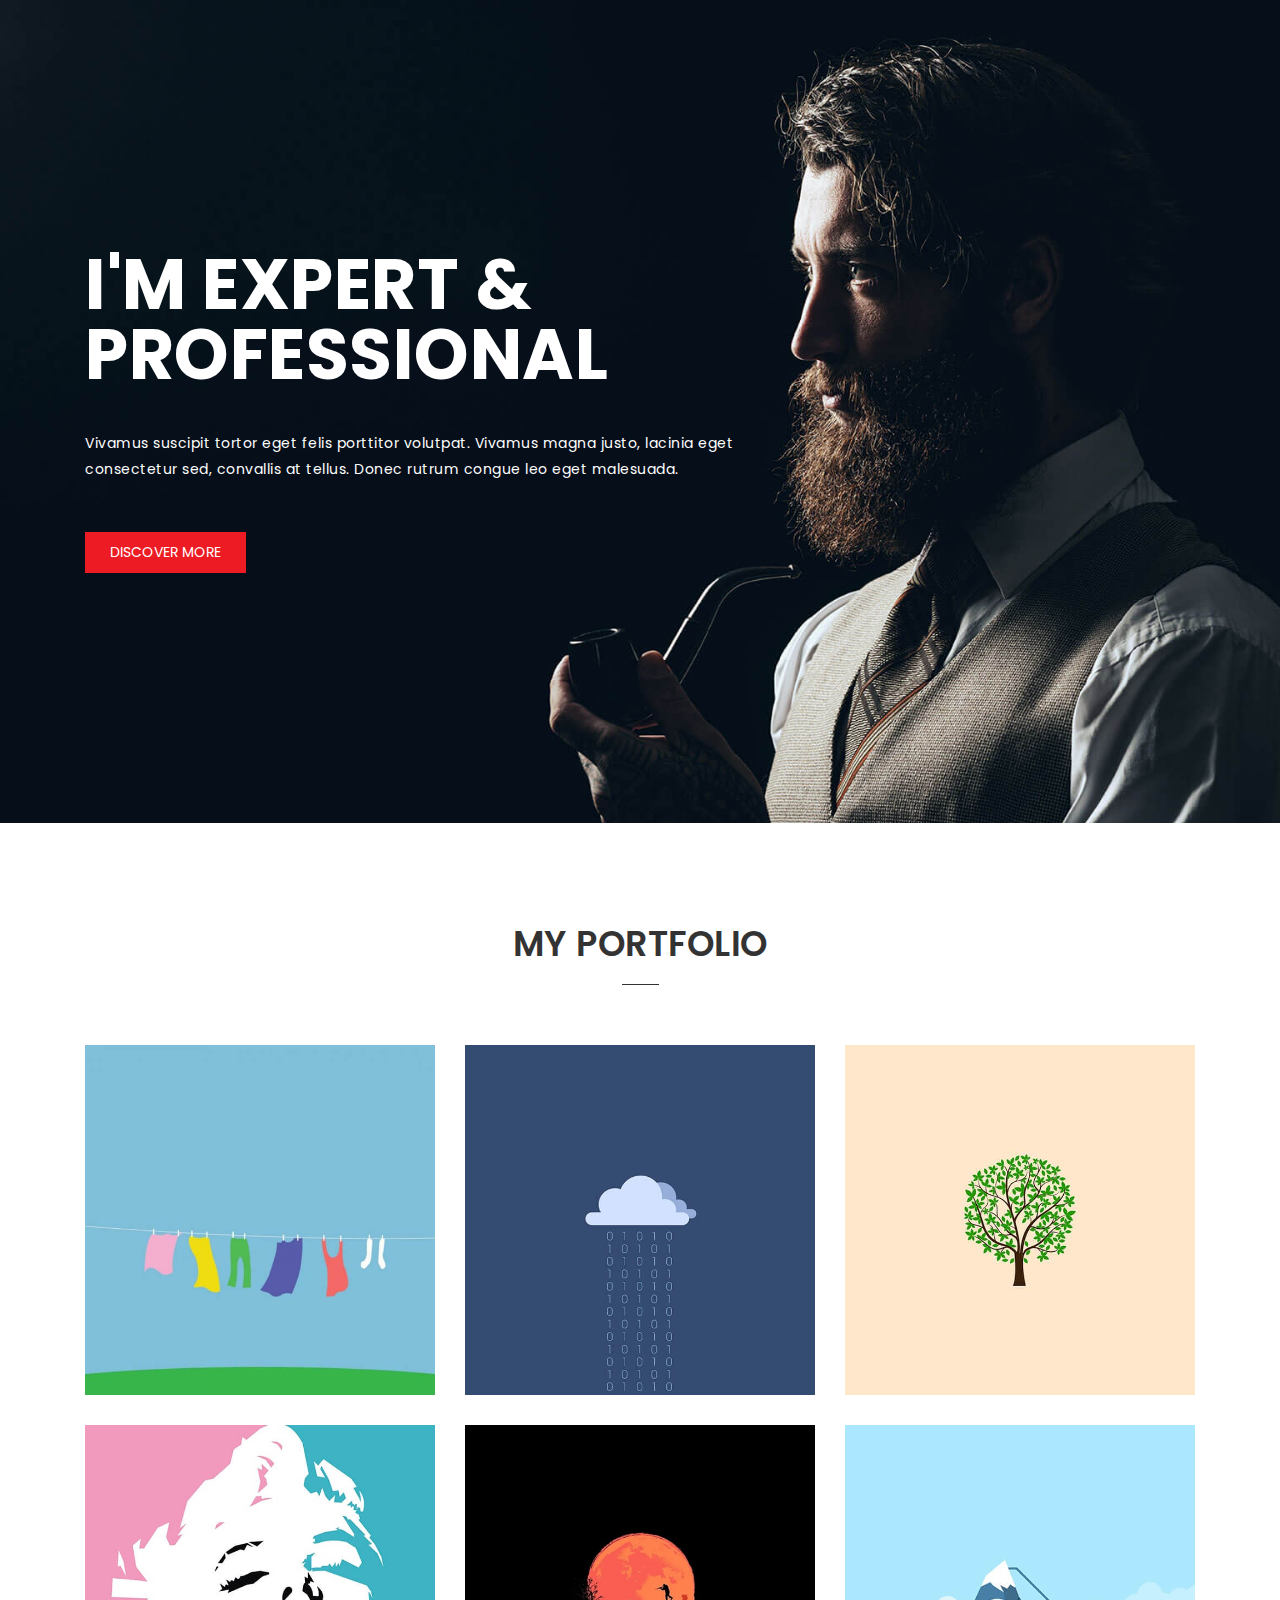
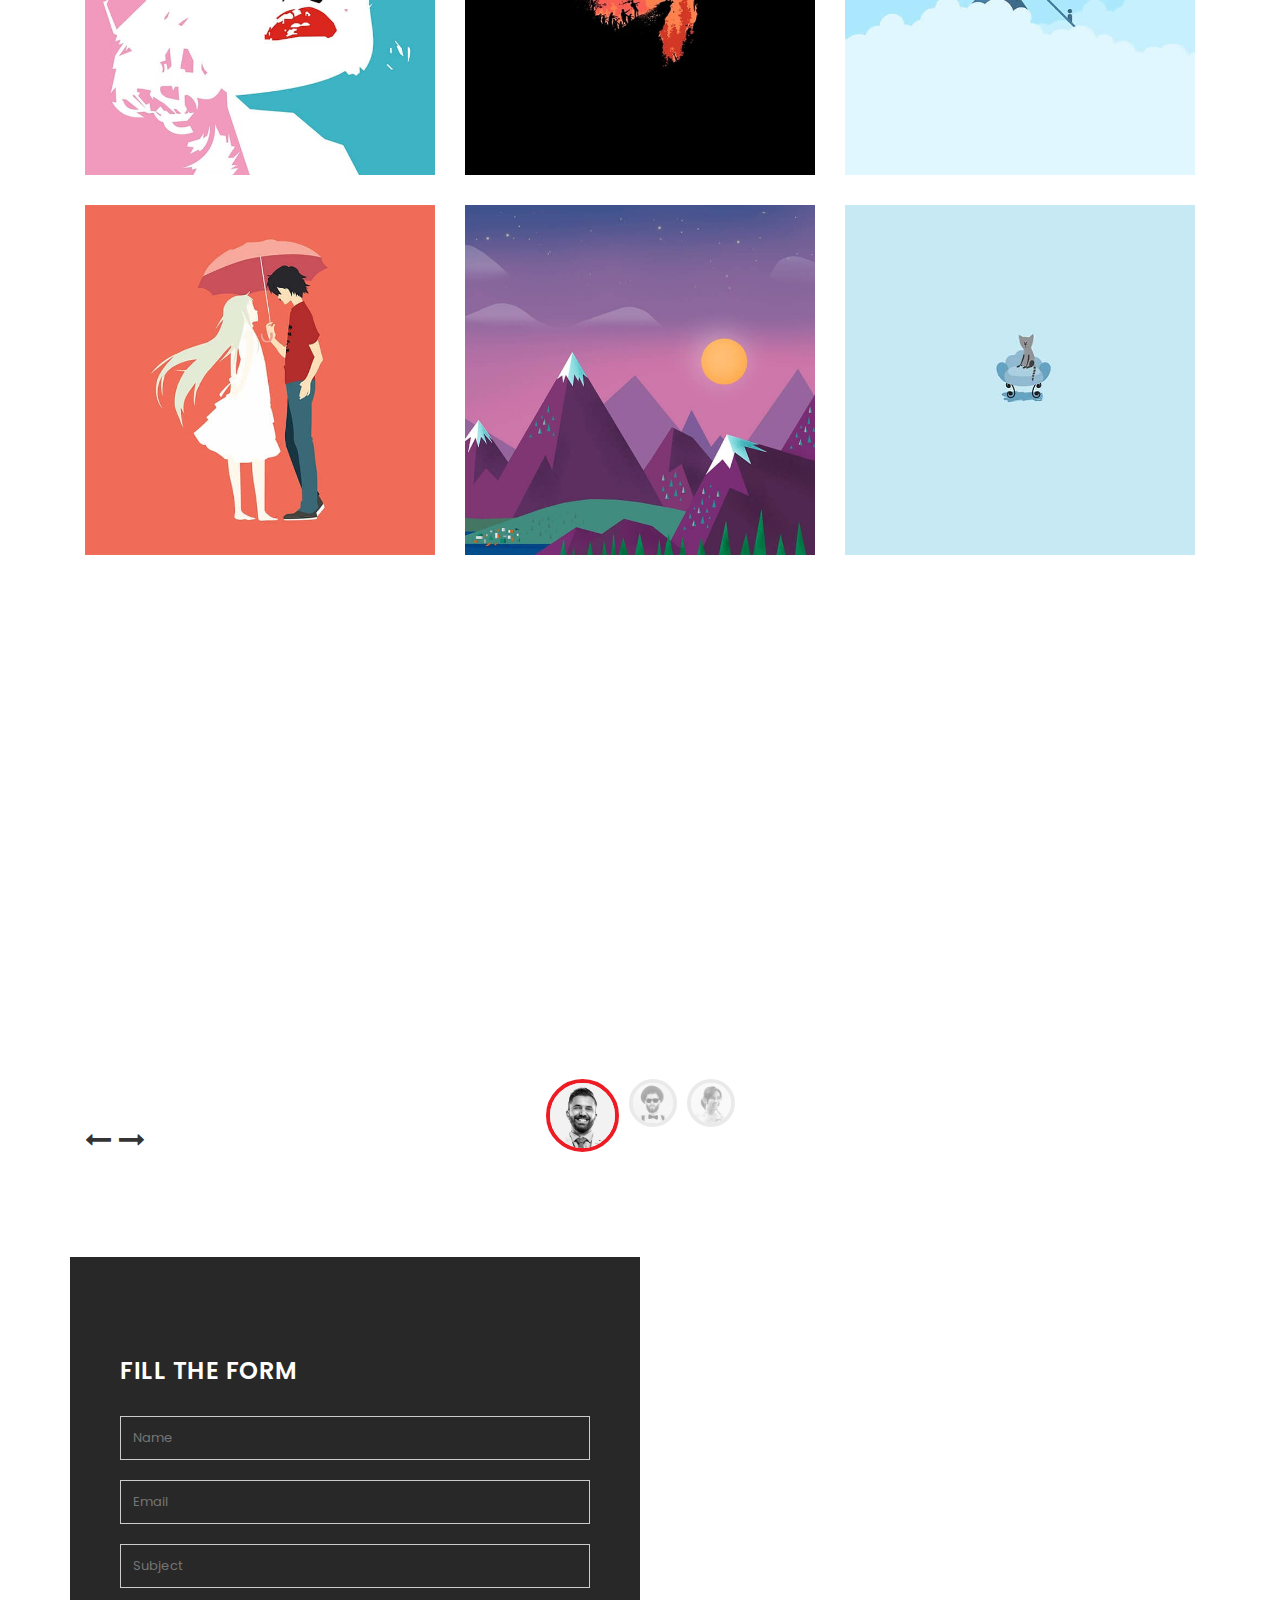
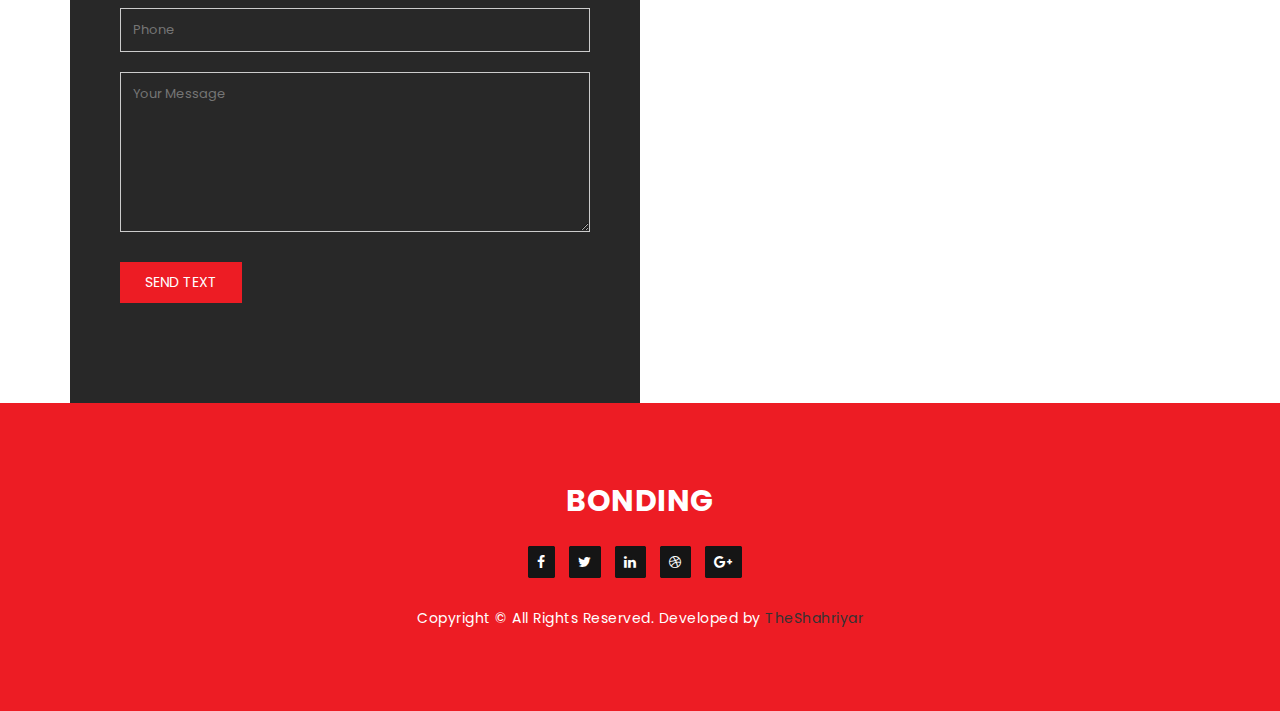
<file: homepage-minimal-2.html>
<!DOCTYPE html>
<html lang="en">

<head>
  <meta charset="utf-8">
  <meta http-equiv="x-ua-compatible" content="ie=edge">
  <title>Bonding - Personal HTML Template</title>
  <meta name="author" content="TheShahriyar">
  <meta name="description" content="">
  <meta name="viewport" content="width=device-width, initial-scale=1">

  <!-- load google font -->
  <link href="https://fonts.googleapis.com/css?family=Poppins:300,400,500,600,700" rel="stylesheet">
  <link href='http://fonts.googleapis.com/css?family=Kaushan+Script' rel='stylesheet' type='text/css'>


  <!-- all stylesheets include start -->
  <!-- Bootstrap css -->
  <link rel="stylesheet" href="assets/bootstrap/css/bootstrap.min.css">
  <!-- revolution slider css -->
  <link rel="stylesheet" href="assets/css/rev_slider/settings.css">
  <link rel="stylesheet" href="assets/css/rev_slider/layers.css">
  <link rel="stylesheet" href="assets/css/rev_slider/navigation.css">
  <!-- fontawesome css -->
  <link rel="stylesheet" href="assets/css/font-awesome.min.css">
  <!-- ET Lineicon CSS -->
  <link rel="stylesheet" href="assets/css/lineicon.css">
  <link rel="stylesheet" href="assets/css/animate.css">

  <!-- theme style css -->
  <link rel="stylesheet" href="assets/css/style.css">
  <!-- responsive css -->
  <link rel="stylesheet" href="assets/css/responsive.css">
  <!-- all stylesheets include end -->
</head>

<body>
  <div id="container">


    <!-- Start Banner Section -->
    <section id="hero-banner" class="parallax" style="background-image: url(assets/images/slideshow/02.jpg);">
      <div class="container">
        <div class="row">
          <div class="col-md-12">
            <div class="banner white">
              <h1>I'm Expert &<br />Professional</h1>
              <p>Vivamus suscipit tortor eget felis porttitor volutpat. Vivamus magna justo, lacinia eget<br />
                consectetur sed, convallis at tellus. Donec rutrum congue leo eget malesuada.</p>
              <a href="#about-section" class="btn btn-primary page-scroll">Discover More</a>
            </div>
          </div>
        </div>
      </div>
    </section>
    <!-- End Banner Section -->



    <!-- Start Portfolio Section -->
    <section id="portfolio" class="pad-t100 pad-b70" style="background-color: #fff;">
      <div class="container">
        <div class="row">
          <div class="col-md-12">
            <div class="section-title text-center">
              <h3>My Portfolio</h3>
            </div>
          </div>
        </div>
        <div class="">
          <div class="row portfolio-box">
            <!-- Start Portflio item -->
            <div class="col-md-4 col-sm-6">
              <div class="portfolio-post mb30">
                <img src="assets/images/portfolio/69.jpg" alt="">
                <div class="hover-box">
                  <div class="inner-hover">
                    <div class="middle">
                      <div class="portfolio-post-btn">
                        <a href="#" class="link">View</a>
                      </div>
                      <h4><a href="#">Another Portfolio 1</a></h4>
                      <p>Business, Finance</p>

                    </div>
                  </div>
                </div>
              </div>
            </div>
            <!-- End Portflio item -->
            <!-- Start Portflio item -->
            <div class="col-md-4 col-sm-6">
              <div class="portfolio-post mb30">
                <img src="assets/images/portfolio/57.jpg" alt="">
                <div class="hover-box">
                  <div class="inner-hover">
                    <div class="middle">
                      <div class="portfolio-post-btn">
                        <a href="#" class="link">View</a>
                      </div>
                      <h4><a href="#">Another Portfolio 1</a></h4>
                      <p>Business, Finance</p>

                    </div>
                  </div>
                </div>
              </div>
            </div>
            <!-- Start Portflio item -->
            <div class="col-md-4 col-sm-6">
              <div class="portfolio-post mb30">
                <img src="assets/images/portfolio/58.jpg" alt="">
                <div class="hover-box">
                  <div class="inner-hover">
                    <div class="middle">
                      <div class="portfolio-post-btn">
                        <a href="#" class="link">View</a>
                      </div>
                      <h4><a href="#">Another Portfolio 1</a></h4>
                      <p>Business, Finance</p>

                    </div>
                  </div>
                </div>
              </div>
            </div>
            <!-- Start Portflio item -->
            <div class="col-md-4 col-sm-6">
              <div class="portfolio-post mb30">
                <img src="assets/images/portfolio/59.jpg" alt="">
                <div class="hover-box">
                  <div class="inner-hover">
                    <div class="middle">
                      <div class="portfolio-post-btn">
                        <a href="#" class="link">View</a>
                      </div>
                      <h4><a href="#">Another Portfolio 1</a></h4>
                      <p>Business, Finance</p>

                    </div>
                  </div>
                </div>
              </div>
            </div>
            <!-- Start Portflio item -->
            <div class="col-md-4 col-sm-6">
              <div class="portfolio-post mb30">
                <img src="assets/images/portfolio/60.jpg" alt="">
                <div class="hover-box">
                  <div class="inner-hover">
                    <div class="middle">
                      <div class="portfolio-post-btn">
                        <a href="#" class="link">View</a>
                      </div>
                      <h4><a href="#">Another Portfolio 1</a></h4>
                      <p>Business, Finance</p>

                    </div>
                  </div>
                </div>
              </div>
            </div>
            <!-- Start Portflio item -->
            <div class="col-md-4 col-sm-6">
              <div class="portfolio-post mb30">
                <img src="assets/images/portfolio/61.jpg" alt="">
                <div class="hover-box">
                  <div class="inner-hover">
                    <div class="middle">
                      <div class="portfolio-post-btn">
                        <a href="#" class="link">View</a>
                      </div>
                      <h4><a href="#">Another Portfolio 1</a></h4>
                      <p>Business, Finance</p>

                    </div>
                  </div>
                </div>
              </div>
            </div>
            <!-- Start Portflio item -->
            <div class="col-md-4 col-sm-6">
              <div class="portfolio-post mb30">
                <img src="assets/images/portfolio/62.jpg" alt="">
                <div class="hover-box">
                  <div class="inner-hover">
                    <div class="middle">
                      <div class="portfolio-post-btn">
                        <a href="#" class="link">View</a>
                      </div>
                      <h4><a href="#">Another Portfolio 1</a></h4>
                      <p>Business, Finance</p>

                    </div>
                  </div>
                </div>
              </div>
            </div>
            <!-- Start Portflio item -->
            <div class="col-md-4 col-sm-6">
              <div class="portfolio-post mb30">
                <img src="assets/images/portfolio/63.jpg" alt="">
                <div class="hover-box">
                  <div class="inner-hover">
                    <div class="middle">
                      <div class="portfolio-post-btn">
                        <a href="#" class="link">View</a>
                      </div>
                      <h4><a href="#">Another Portfolio 1</a></h4>
                      <p>Business, Finance</p>

                    </div>
                  </div>
                </div>
              </div>
            </div>
            <!-- Start Portflio item -->
            <div class="col-md-4 col-sm-6">
              <div class="portfolio-post mb30">
                <img src="assets/images/portfolio/70.jpg" alt="">
                <div class="hover-box">
                  <div class="inner-hover">
                    <div class="middle">
                      <div class="portfolio-post-btn">
                        <a href="#" class="link">View</a>
                      </div>
                      <h4><a href="#">Another Portfolio 1</a></h4>
                      <p>Business, Finance</p>

                    </div>
                  </div>
                </div>
              </div>
            </div>
            <!-- End Portflio item -->

          </div>

        </div>
      </div>
    </section>
    <!-- End Portfolio Section -->


    <!-- Start Testimonial Section -->
    <section class="pad100 parallax" style="background-image: url(assets/images/bg/bg2.jpg);">
      <div class="container">
        <div class="row">
          <div class="col-md-12">
            <div class="section-title text-center white">
              <h3>Client's Review</h3>
            </div>
          </div>
        </div>
        <div class="row">
          <div class="col-md-12">
            <div id="carousel-example-generic" class="carousel slide testimonial-slide" data-ride="carousel">
              <!-- Indicators -->
              <ol class="carousel-indicators">
                <li data-target="#carousel-example-generic" data-slide-to="0" class="active">
                  <img class="img-responsive" src="assets/images/testimonials/1.jpg" alt="">
                </li>
                <li data-target="#carousel-example-generic" data-slide-to="1">
                  <img class="img-responsive" src="assets/images/testimonials/2.jpg" alt="">
                </li>
                <li data-target="#carousel-example-generic" data-slide-to="2">
                  <img class="img-responsive" src="assets/images/testimonials/3.jpg" alt="">
                </li>
              </ol>

              <!-- Wrapper for slides -->
              <div class="carousel-inner white" role="listbox">
                <div class="carousel-item active">
                  <div class="testimonial-speech">
                    <p>Lorem ipsum dolor sit amet, consectetur adipiscing elit, sed do eiusmod tempor incididunt ut
                      labore et dolore magna aliqua. Ut enim ad minim veniam, quis nostrud exercitation ullamco laboris
                      nisi ut aliquip ex ea commodo consequat. Duis aute irure dolor in reprehenderit in voluptate velit
                      esse cillum dolore eu fugiat nulla pariatur..</p>
                  </div>
                  <span>- David Millar</span>
                </div>
                <div class="carousel-item">
                  <div class="testimonial-speech">
                    <p>Lorem ipsum dolor sit amet, consectetur adipiscing elit, sed do eiusmod tempor incididunt ut
                      labore et dolore magna aliqua. Ut enim ad minim veniam, quis nostrud exercitation ullamco laboris
                      nisi ut aliquip ex ea commodo consequat. Duis aute irure dolor in reprehenderit in voluptate velit
                      esse cillum dolore eu fugiat nulla pariatur..</p>
                  </div>
                  <span>- Mike Hussy</span>
                </div>
                <div class="carousel-item">
                  <div class="testimonial-speech">
                    <p>Lorem ipsum dolor sit amet, consectetur adipiscing elit, sed do eiusmod tempor incididunt ut
                      labore et dolore magna aliqua. Ut enim ad minim veniam, quis nostrud exercitation ullamco laboris
                      nisi ut aliquip ex ea commodo consequat. Duis aute irure dolor in reprehenderit in voluptate velit
                      esse cillum dolore eu fugiat nulla pariatur..</p>
                  </div>
                  <span>- Robert Bruce</span>
                </div>
              </div>

              <!-- Controls -->
              <a class="left carousel-control" href="#carousel-example-generic" role="button" data-slide="prev">
                <span class="fa fa-long-arrow-left" aria-hidden="true"></span>
              </a>
              <a class="right carousel-control" href="#carousel-example-generic" role="button" data-slide="next">
                <span class="fa fa-long-arrow-right" aria-hidden="true"></span>
              </a>
            </div>
          </div>
        </div>
      </div>
    </section>
    <!-- End Testimonial Section -->


    <!-- Start Contact Section -->
    <section id="contact" class="form-map">
      <div id="map" style="height: 735px;">
        <iframe
          src="https://www.google.com/maps/embed?pb=!1m18!1m12!1m3!1d3025.3062027568403!2d-74.04668908434505!3d40.689253446943134!2m3!1f0!2f0!3f0!3m2!1i1024!2i768!4f13.1!3m3!1m2!1s0x89c25090129c363d%3A0x40c6a5770d25022b!2sStatue%20of%20Liberty%20National%20Monument!5e0!3m2!1sen!2sbd!4v1588842657037!5m2!1sen!2sbd"
          width="1920" height="745" frameborder="0" style="border:0;" allowfullscreen="" aria-hidden="false"
          tabindex="0"></iframe>
      </div>
      <div class="container">
        <div class="">
          <div class="row form-section">
            <div class="col-md-6 col-xs-12 pull-right black full-height">
              <h4 style="margin-bottom: 30px; color: #fff;">Fill The Form</h4>
              <div class="contact-form">
                <input name="name" id="name" type="text" placeholder="Name" required data-error="Enter your name">
                <div class="help-block with-errors"></div>

                <input name="mail" id="mail" type="text" placeholder="Email" required
                  data-error="Enter valid email address">
                <div class="help-block with-errors"></div>

                <input name="subject" id="msg_subject" type="text" placeholder="Subject"
                  data-error="Enter your message subject">
                <div class="help-block with-errors"></div>

                <input name="phone" id="phone" type="text" placeholder="Phone" required
                  data-error="Enter your phone number">
                <div class="help-block with-errors"></div>

                <textarea name="message" id="message" placeholder="Your Message" style="min-height: 160px;"></textarea>
                <button type="submit" id="submit_contact" class="btn btn-primary">Send Text</button>
              </div>
            </div>
          </div>
        </div>
      </div>
    </section>
    <!-- End Contact Section -->



    <!-- Start Footer & Copyright Section -->
    <section class="pad80 footer-minimal" style="background-color: #ed1c24;">
      <div class="container">
        <div class="row">
          <div class="col-md-12 text-center">
            <h3>Bonding</h3>
            <ul class="social">
              <li><a href="#"><i class="fa fa-facebook"></i></a></li>
              <li><a href="#"><i class="fa fa-twitter"></i></a></li>
              <li><a href="#"><i class="fa fa-linkedin"></i></a></li>
              <li><a href="#"><i class="fa fa-dribbble"></i></a></li>
              <li><a href="#"><i class="fa fa-google-plus"></i></a></li>
            </ul>
            <div class="copyright-text">
              <p>Copyright © All Rights Reserved. Developed by <a href="http://theshahriyar.com"
                  target="_blank">TheShahriyar</a></p>
            </div>
          </div>
        </div>
      </div>
    </section>
    <!-- End Footer & Copyright Section -->



    <!-- all js include start -->
    <script src="assets/js/jquery-3.1.1.min.js"></script>
    <script src="assets/js/popper.min.js"></script>
    <script src="assets/bootstrap/js/bootstrap.min.js"></script>

    <!-- revolution slider js files start -->
    <script src="assets/js/rev_slider/jquery.themepunch.tools.min.js"></script>
    <script src="assets/js/rev_slider/jquery.themepunch.revolution.min.js"></script>

    <script src="assets/js/rev_slider/extensions/revolution.extension.actions.min.js"></script>
    <script src="assets/js/rev_slider/extensions/revolution.extension.carousel.min.js"></script>
    <script src="assets/js/rev_slider/extensions/revolution.extension.kenburn.min.js"></script>
    <script src="assets/js/rev_slider/extensions/revolution.extension.layeranimation.min.js"></script>
    <script src="assets/js/rev_slider/extensions/revolution.extension.migration.min.js"></script>
    <script src="assets/js/rev_slider/extensions/revolution.extension.navigation.min.js"></script>
    <script src="assets/js/rev_slider/extensions/revolution.extension.parallax.min.js"></script>
    <script src="assets/js/rev_slider/extensions/revolution.extension.slideanims.min.js"></script>
    <script src="assets/js/rev_slider/extensions/revolution.extension.video.min.js"></script>
    <!-- revolution slider js files end -->

    <!-- Other jQuery library -->
    <script src="assets/js/jquery.appear.js"></script>
    <script src="assets/js/classie.js"></script>
    <script src="assets/js/jquery.easing.1.3.js"></script>
    <script src="assets/js/jquery.countTo.js"></script>
    <script src="assets/js/wow.js"></script>
    <script src="assets/js/jquery.mb.YTPlayer.js"></script>


    <!-- template main js file -->
    <script src="assets/js/main.js"></script>
    <!-- all js include end -->
  </div>
</body>

</html>
</file>
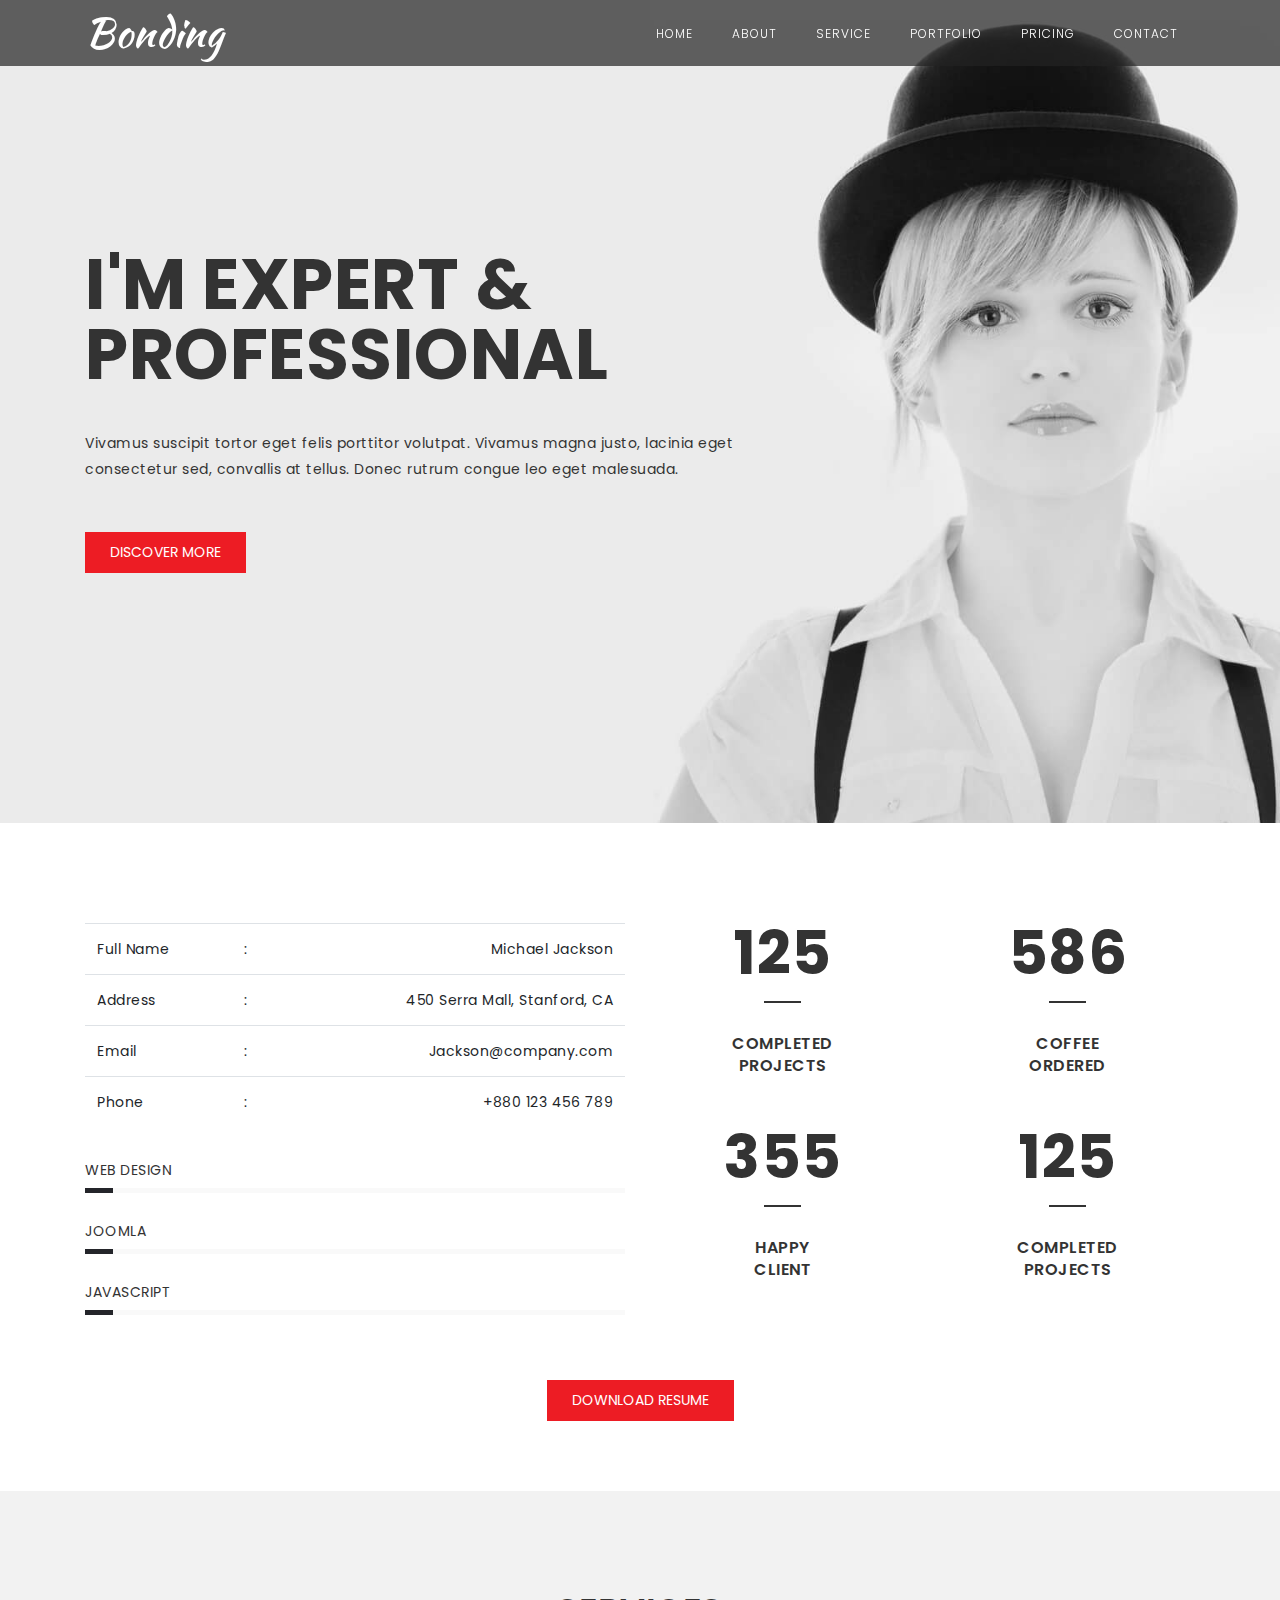
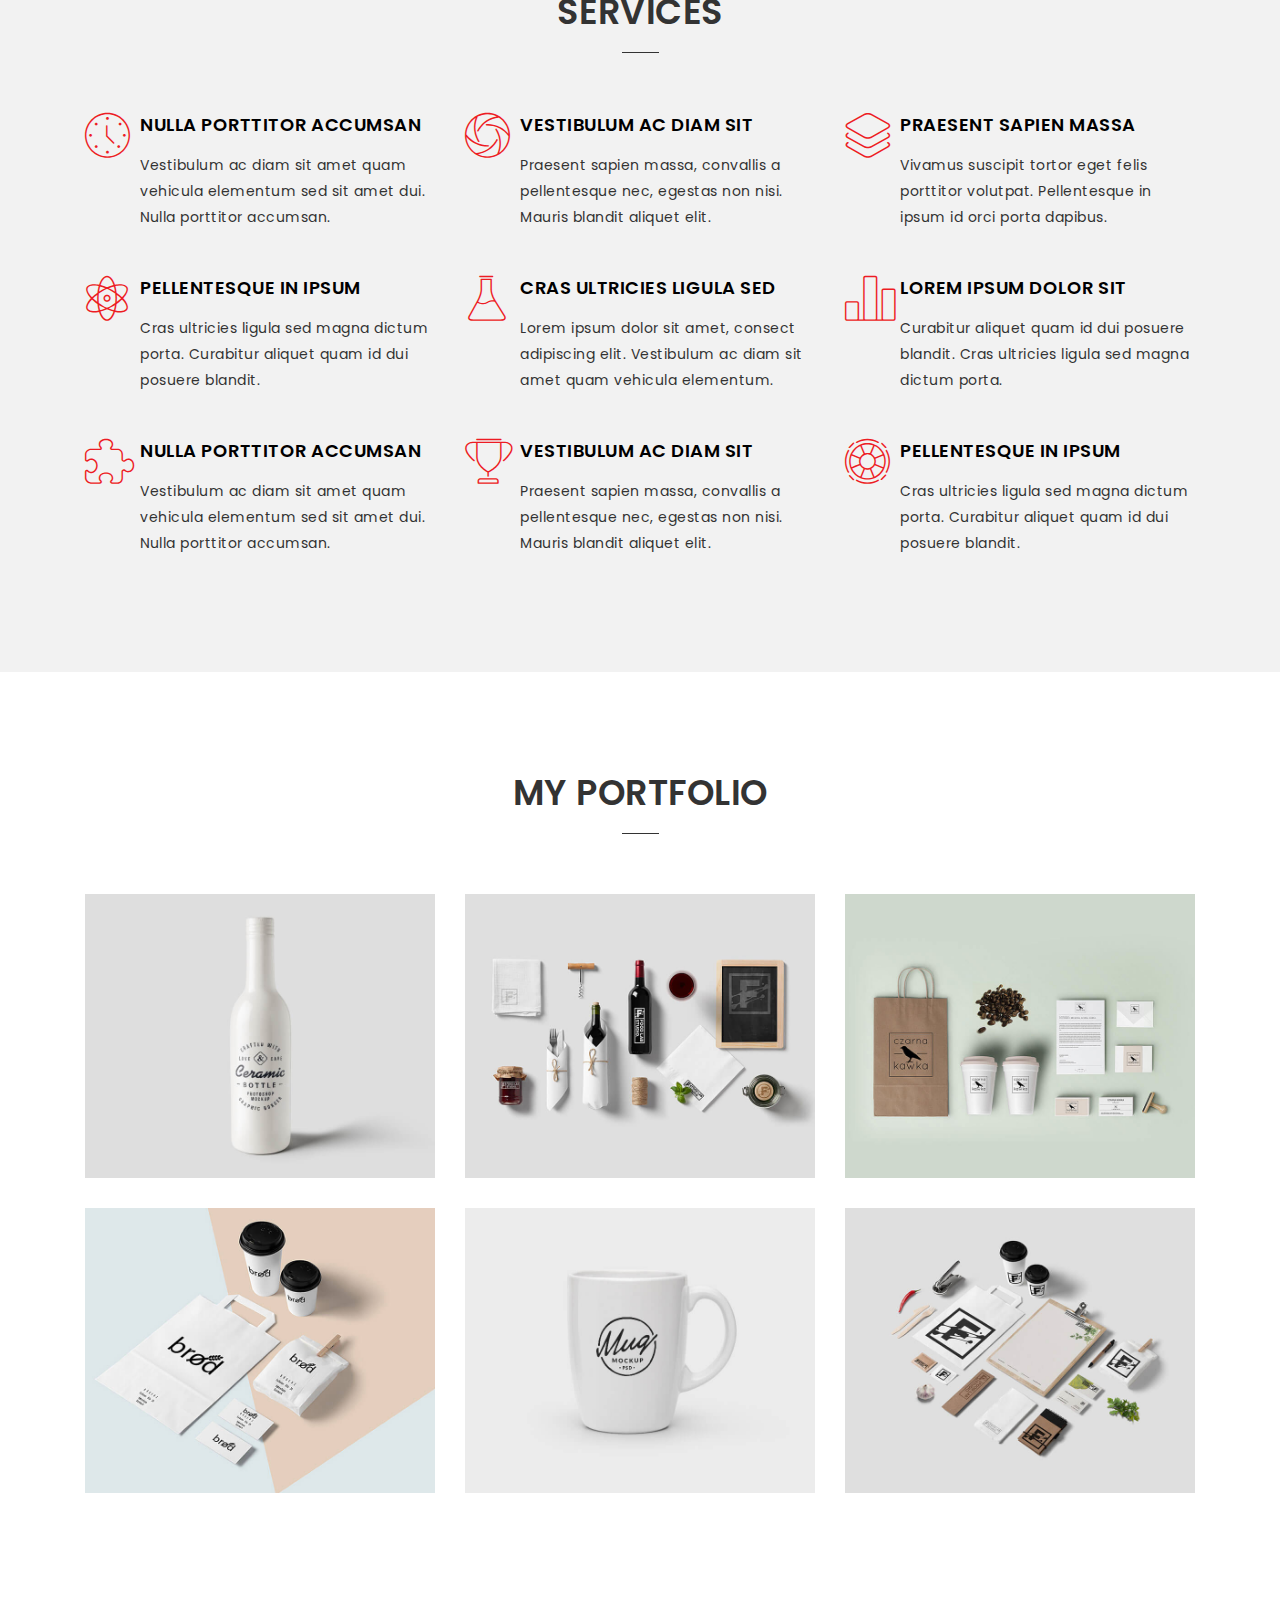
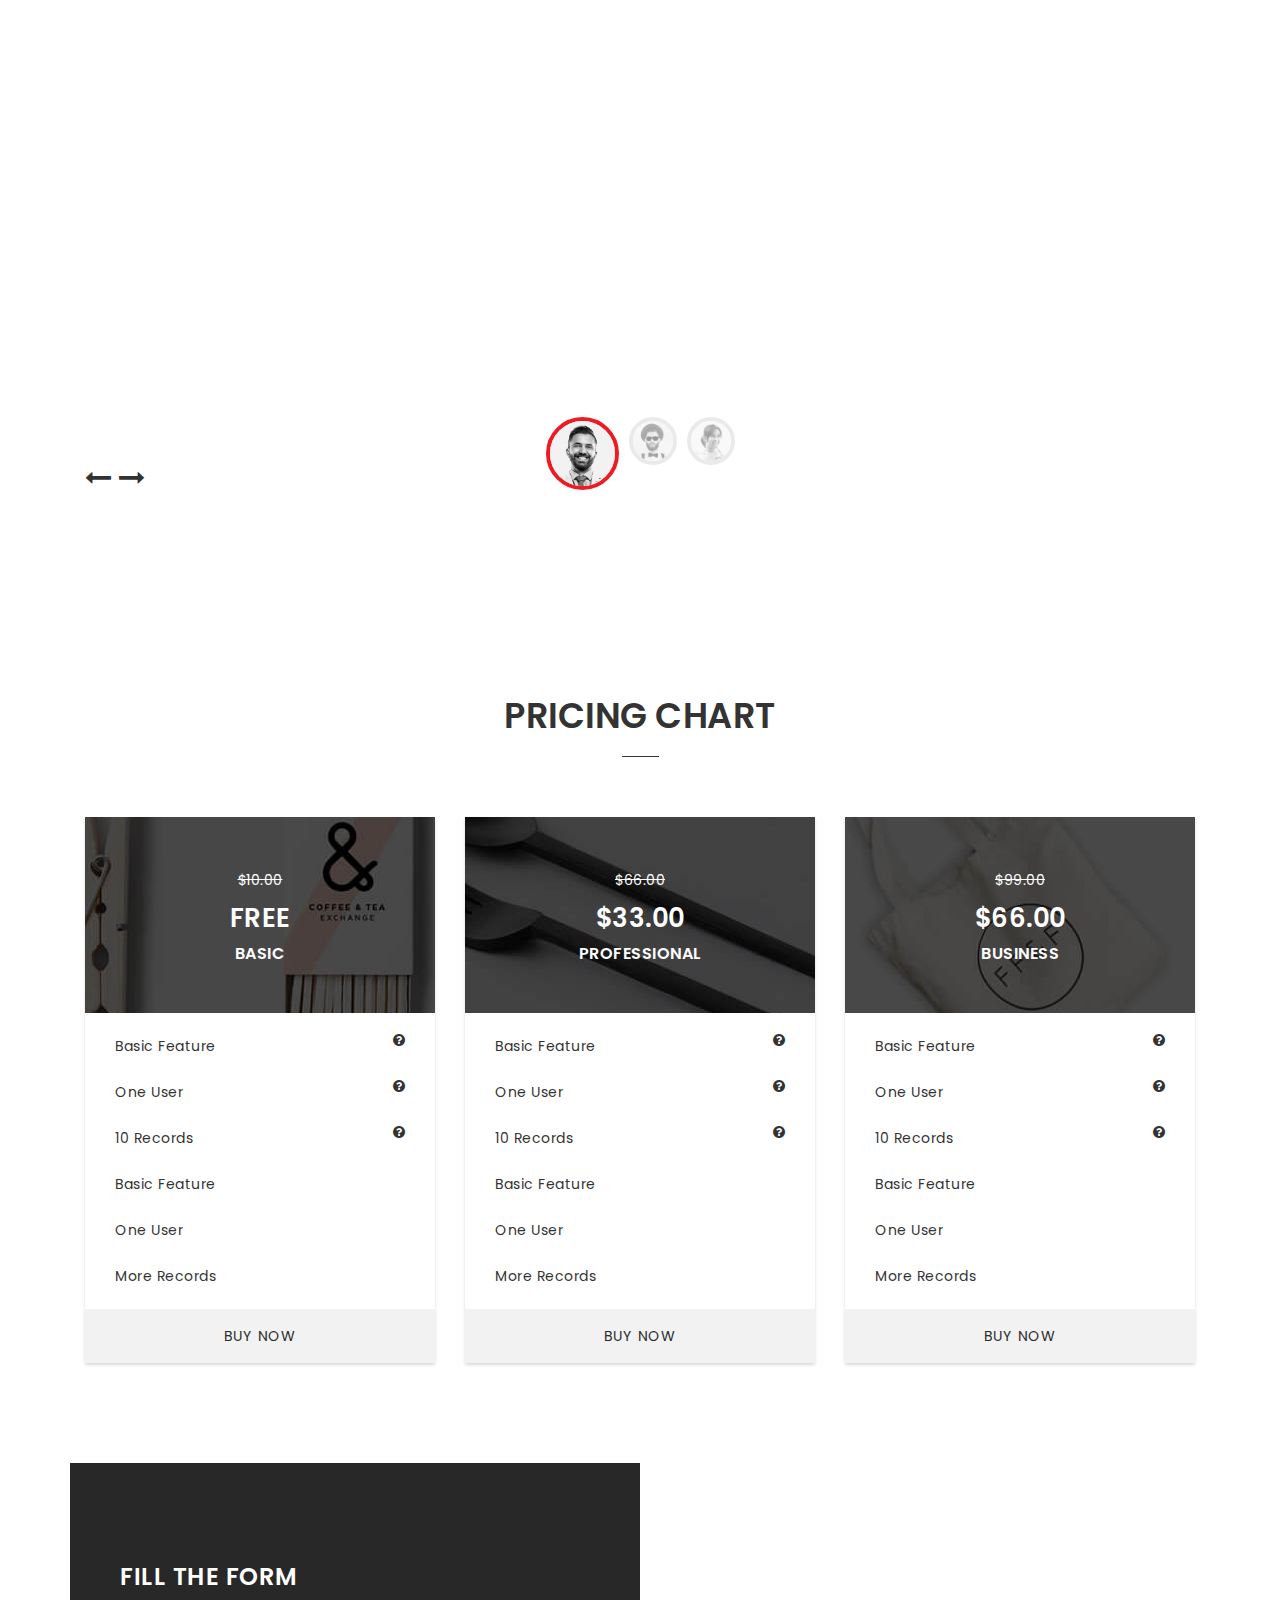
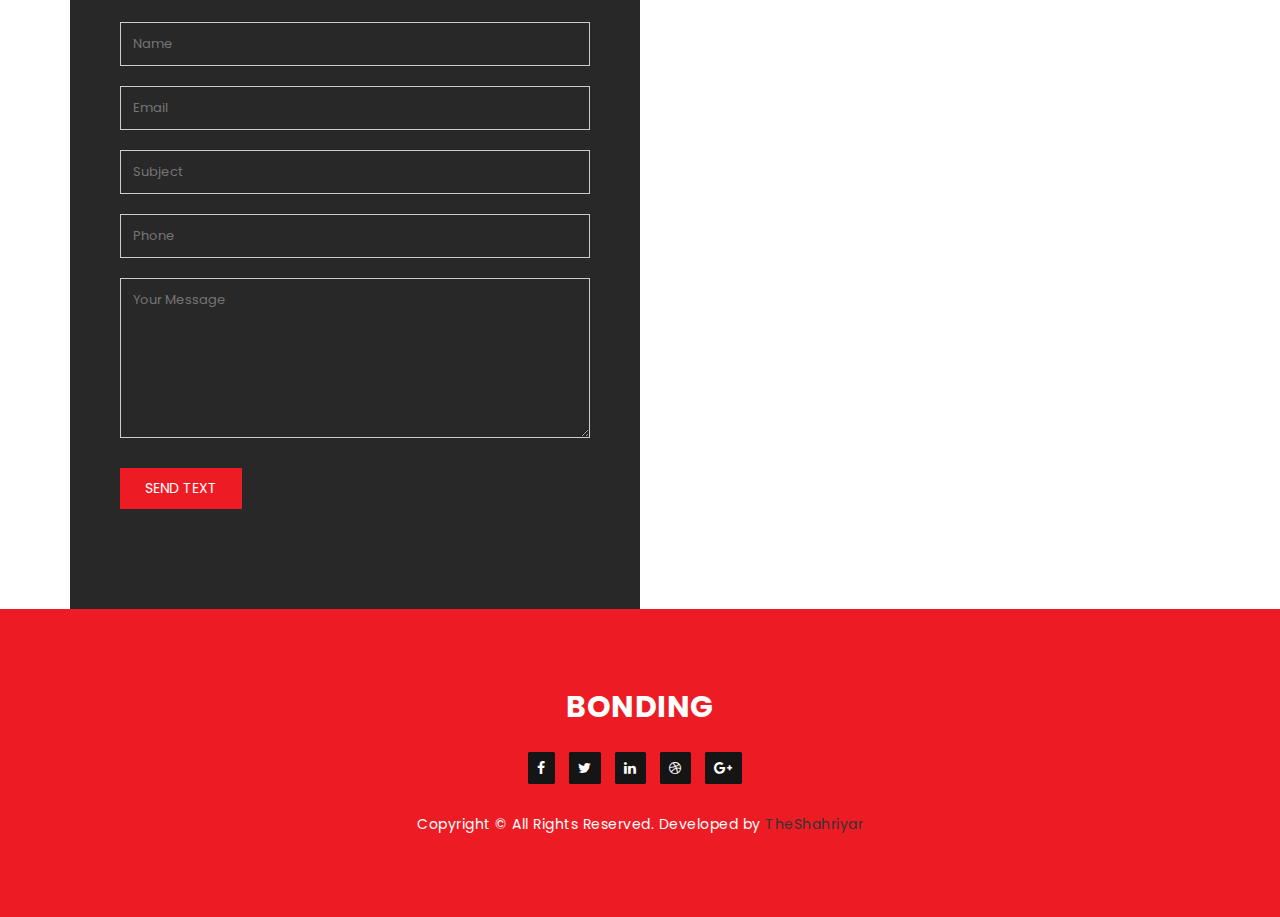
<file: homepage-minimal.html>
<!DOCTYPE html>
<html lang="en">

<head>
  <meta charset="utf-8">
  <meta http-equiv="x-ua-compatible" content="ie=edge">
  <title>Bonding - Personal HTML Template</title>
  <meta name="author" content="TheShahriyar">
  <meta name="description" content="">
  <meta name="viewport" content="width=device-width, initial-scale=1">

  <!-- load google font -->
  <link href="https://fonts.googleapis.com/css?family=Poppins:300,400,500,600,700" rel="stylesheet">
  <link href='http://fonts.googleapis.com/css?family=Kaushan+Script' rel='stylesheet' type='text/css'>


  <!-- all stylesheets include start -->
  <!-- Bootstrap css -->
  <link rel="stylesheet" href="assets/bootstrap/css/bootstrap.min.css">
  <!-- revolution slider css -->
  <link rel="stylesheet" href="assets/css/rev_slider/settings.css">
  <link rel="stylesheet" href="assets/css/rev_slider/layers.css">
  <link rel="stylesheet" href="assets/css/rev_slider/navigation.css">
  <!-- fontawesome css -->
  <link rel="stylesheet" href="assets/css/font-awesome.min.css">
  <!-- ET Lineicon CSS -->
  <link rel="stylesheet" href="assets/css/lineicon.css">
  <link rel="stylesheet" href="assets/css/animate.css">

  <!-- theme style css -->
  <link rel="stylesheet" href="assets/css/style.css">
  <!-- responsive css -->
  <link rel="stylesheet" href="assets/css/responsive.css">
  <!-- all stylesheets include end -->
</head>

<body>
  <div id="container">


    <!-- Start Navigation Section -->
    <nav id="navbar" class="navbar navbar-expand-lg navbar-fixed-top">
      <div class="container">
        <!-- Brand and toggle get grouped for better mobile display -->
        <button class="navbar-toggler" type="button" data-toggle="collapse" data-target="#bs-example-navbar-collapse-1"
          aria-expanded="false" aria-label="Toggle navigation">
          <span class="navbar-toggler-icon"></span>
        </button>
        <a class="navbar-brand page-scroll" href="body">Bonding</a>

        <!-- Collect the nav links, forms, and other content for toggling -->
        <div class="collapse navbar-collapse" id="bs-example-navbar-collapse-1">
          <ul class="nav navbar-nav ml-auto">

            <li>
              <a class="page-scroll" href="body">Home</a>
            </li>

            <li>
              <a class="page-scroll" href="#about-section">About</a>
            </li>
            <li>
              <a class="page-scroll" href="#services">Service</a>
            </li>
            <li>
              <a class="page-scroll" href="#portfolio">Portfolio</a>
            </li>
            <li>
              <a class="page-scroll" href="#pricing">Pricing</a>
            </li>
            <li>
              <a class="page-scroll" href="#contact">Contact</a>
            </li>
          </ul>
        </div>
        <!-- /.navbar-collapse -->
      </div>
    </nav>
    <!-- End Navigation Section -->


    <!-- Start Banner Section -->
    <section id="hero-banner" class="parallax" style="background-image: url(assets/images/slideshow/01.jpg);">
      <div class="container">
        <div class="row">
          <div class="col-md-12">
            <div class="banner">
              <h1>I'm Expert &<br />Professional</h1>
              <p>Vivamus suscipit tortor eget felis porttitor volutpat. Vivamus magna justo, lacinia eget<br />
                consectetur sed, convallis at tellus. Donec rutrum congue leo eget malesuada.</p>
              <a href="#about-section" class="btn btn-primary page-scroll">Discover More</a>
            </div>
          </div>
        </div>
      </div>
    </section>
    <!-- End Banner Section -->


    <!-- Start About Section -->
    <section id="about-section" class="pad-t100 pad-b70">
      <div class="container">
        <div class="row">
          <div class="col-md-6">
            <div class="bio-table mb30">
              <table class="table">
                <tbody>
                  <tr>
                    <td>Full Name</td>
                    <td>:</td>
                    <td class="text-right">Michael Jackson</td>
                  </tr>
                  <tr>
                    <td>Address</td>
                    <td>:</td>
                    <td class="text-right">450 Serra Mall, Stanford, CA</td>
                  </tr>
                  <tr>
                    <td>Email</td>
                    <td>:</td>
                    <td class="text-right">Jackson@company.com</td>
                  </tr>
                  <tr>
                    <td>Phone</td>
                    <td>:</td>
                    <td class="text-right">+880 123 456 789</td>
                  </tr>
                </tbody>
              </table>
            </div>
            <div class="skill-section">
              <div class="skill-shortcode">
                <div class="skill">
                  <span class="skill-name">Web Design</span>
                  <div class="progress">
                    <div class="progress-bar" role="progressbar" data-percentage="65">
                      <span class="progress-bar-percentage pull-right"><span class="count"></span> %</span>
                    </div>
                  </div>
                </div>
              </div>
              <div class="skill-shortcode">
                <div class="skill">
                  <span class="skill-name">Joomla</span>
                  <div class="progress">
                    <div class="progress-bar" role="progressbar" data-percentage="95">
                      <span class="progress-bar-percentage pull-right"><span class="count"></span> %</span>
                    </div>
                  </div>
                </div>
              </div>
              <div class="skill-shortcode">
                <div class="skill">
                  <span class="skill-name">Javascript</span>
                  <div class="progress">
                    <div class="progress-bar" role="progressbar" data-percentage="75">
                      <span class="progress-bar-percentage pull-right"><span class="count"></span> %</span>
                    </div>
                  </div>
                </div>
              </div>

            </div>
          </div>
          <div class="col-md-6">
            <div class="row animated-counter-section">
              <div class="col-md-6">
                <div class="animated-counter text-center">
                  <div class="animated-number" data-from="0" data-to="125">125</div>
                  <h4>Completed<br /> Projects</h4>
                </div>
              </div>
              <div class="col-md-6">
                <div class="animated-counter text-center">
                  <div class="animated-number" data-from="0" data-to="586">586</div>
                  <h4>Coffee<br /> Ordered</h4>
                </div>
              </div>
              <div class="col-md-6">
                <div class="animated-counter text-center">
                  <div class="animated-number" data-from="0" data-to="355">355</div>
                  <h4>Happy<br /> Client</h4>
                </div>
              </div>
              <div class="col-md-6">
                <div class="animated-counter text-center">
                  <div class="animated-number" data-from="0" data-to="125">125</div>
                  <h4>Completed<br /> Projects</h4>
                </div>
              </div>
            </div>
          </div>
        </div>
        <div class="row">
          <div class="col-md-12">
            <div class="resume-btn text-center" style="margin-top: 40px;">
              <a href="#" class="btn btn-primary">Download Resume</a>
            </div>
          </div>
        </div>
      </div>
    </section>
    <!-- End About Section -->


    <!-- Start Feature Section -->
    <section id="services" class="pad-t100 pad-b70 parallax" style="background-color: #f2f2f2;">
      <div class="container">
        <div class="row">
          <div class="col-md-12">
            <div class="section-title text-center">
              <h3>Services</h3>
            </div>
          </div>
        </div>
        <div class="row">
          <div class="col-md-4">
            <div class="feature-2">
              <div class="media">
                <div class="media-left">
                  <div class="feature-icon text-center">
                    <i class="icon-clock"></i>
                  </div>
                </div>
                <div class="media-body">
                  <a href="#">
                    <h3 class="media-heading">Nulla porttitor accumsan</h3>
                  </a>
                  <p>Vestibulum ac diam sit amet quam vehicula elementum sed sit amet dui. Nulla porttitor accumsan.</p>
                </div>
              </div>
            </div>
          </div>
          <div class="col-md-4">
            <div class="feature-2">
              <div class="media">
                <div class="media-left">
                  <div class="feature-icon text-center">
                    <i class="icon-aperture"></i>
                  </div>
                </div>
                <div class="media-body">
                  <a href="#">
                    <h3 class="media-heading">Vestibulum ac diam sit</h3>
                  </a>
                  <p>Praesent sapien massa, convallis a pellentesque nec, egestas non nisi. Mauris blandit aliquet elit.
                  </p>
                </div>
              </div>
            </div>
          </div>
          <div class="col-md-4">
            <div class="feature-2">
              <div class="media">
                <div class="media-left">
                  <div class="feature-icon text-center">
                    <i class="icon-layers"></i>
                  </div>
                </div>
                <div class="media-body">
                  <a href="#">
                    <h3 class="media-heading">Praesent sapien massa</h3>
                  </a>
                  <p>Vivamus suscipit tortor eget felis porttitor volutpat. Pellentesque in ipsum id orci porta dapibus.
                  </p>
                </div>
              </div>
            </div>
          </div>
          <div class="col-md-4">
            <div class="feature-2">
              <div class="media">
                <div class="media-left">
                  <div class="feature-icon text-center">
                    <i class="icon-genius"></i>
                  </div>
                </div>
                <div class="media-body">
                  <a href="#">
                    <h3 class="media-heading">Pellentesque in ipsum</h3>
                  </a>
                  <p>Cras ultricies ligula sed magna dictum porta. Curabitur aliquet quam id dui posuere blandit.</p>
                </div>
              </div>
            </div>
          </div>
          <div class="col-md-4">
            <div class="feature-2">
              <div class="media">
                <div class="media-left">
                  <div class="feature-icon text-center">
                    <i class="icon-beaker"></i>
                  </div>
                </div>
                <div class="media-body">
                  <a href="#">
                    <h3 class="media-heading">Cras ultricies ligula sed</h3>
                  </a>
                  <p>Lorem ipsum dolor sit amet, consect adipiscing elit. Vestibulum ac diam sit amet quam vehicula
                    elementum.</p>
                </div>
              </div>
            </div>
          </div>
          <div class="col-md-4">
            <div class="feature-2">
              <div class="media">
                <div class="media-left">
                  <div class="feature-icon text-center">
                    <i class="icon-bargraph"></i>
                  </div>
                </div>
                <div class="media-body">
                  <a href="#">
                    <h3 class="media-heading">Lorem ipsum dolor sit</h3>
                  </a>
                  <p>Curabitur aliquet quam id dui posuere blandit. Cras ultricies ligula sed magna dictum porta.</p>
                </div>
              </div>
            </div>
          </div>
          <div class="col-md-4">
            <div class="feature-2">
              <div class="media">
                <div class="media-left">
                  <div class="feature-icon text-center">
                    <i class="icon-puzzle"></i>
                  </div>
                </div>
                <div class="media-body">
                  <a href="#">
                    <h3 class="media-heading">NULLA PORTTITOR ACCUMSAN</h3>
                  </a>
                  <p>Vestibulum ac diam sit amet quam vehicula elementum sed sit amet dui. Nulla porttitor accumsan.</p>
                </div>
              </div>
            </div>
          </div>
          <div class="col-md-4">
            <div class="feature-2">
              <div class="media">
                <div class="media-left">
                  <div class="feature-icon text-center">
                    <i class="icon-trophy"></i>
                  </div>
                </div>
                <div class="media-body">
                  <a href="#">
                    <h3 class="media-heading">VESTIBULUM AC DIAM SIT</h3>
                  </a>
                  <p>Praesent sapien massa, convallis a pellentesque nec, egestas non nisi. Mauris blandit aliquet elit.
                  </p>
                </div>
              </div>
            </div>
          </div>
          <div class="col-md-4">
            <div class="feature-2">
              <div class="media">
                <div class="media-left">
                  <div class="feature-icon text-center">
                    <i class="icon-lifesaver"></i>
                  </div>
                </div>
                <div class="media-body">
                  <a href="#">
                    <h3 class="media-heading">PELLENTESQUE IN IPSUM</h3>
                  </a>
                  <p>Cras ultricies ligula sed magna dictum porta. Curabitur aliquet quam id dui posuere blandit.</p>
                </div>
              </div>
            </div>
          </div>
        </div>
      </div>
    </section>
    <!-- End Feature Section -->



    <!-- Start Portfolio Section -->
    <section id="portfolio" class="pad-t100 pad-b70" style="background-color: #fff;">
      <div class="container">
        <div class="row">
          <div class="col-md-12">
            <div class="section-title text-center">
              <h3>My Portfolio</h3>
            </div>
          </div>
        </div>
        <div class="">
          <div class="row portfolio-box">
            <!-- Start Portflio item -->
            <div class="col-md-4 col-sm-6">
              <div class="portfolio-post mb30">
                <img src="assets/images/portfolio/project_8.jpg" alt="">
                <div class="hover-box">
                  <div class="inner-hover">
                    <div class="middle">
                      <div class="portfolio-post-btn">
                        <a href="#" class="link">View</a>
                      </div>
                      <h4><a href="#">Another Portfolio 1</a></h4>
                      <p>Business, Finance</p>

                    </div>
                  </div>
                </div>
              </div>
            </div>
            <!-- End Portflio item -->
            <!-- Start Portflio item -->
            <div class="col-md-4 col-sm-6">
              <div class="portfolio-post mb30">
                <img src="assets/images/portfolio/project_2.jpg" alt="">
                <div class="hover-box">
                  <div class="inner-hover">
                    <div class="middle">
                      <div class="portfolio-post-btn">
                        <a href="#" class="link">View</a>
                      </div>
                      <h4><a href="#">Another Portfolio 1</a></h4>
                      <p>Business, Finance</p>

                    </div>
                  </div>
                </div>
              </div>
            </div>
            <!-- Start Portflio item -->
            <div class="col-md-4 col-sm-6">
              <div class="portfolio-post mb30">
                <img src="assets/images/portfolio/project_3.jpg" alt="">
                <div class="hover-box">
                  <div class="inner-hover">
                    <div class="middle">
                      <div class="portfolio-post-btn">
                        <a href="#" class="link">View</a>
                      </div>
                      <h4><a href="#">Another Portfolio 1</a></h4>
                      <p>Business, Finance</p>

                    </div>
                  </div>
                </div>
              </div>
            </div>
            <!-- Start Portflio item -->
            <div class="col-md-4 col-sm-6">
              <div class="portfolio-post mb30">
                <img src="assets/images/portfolio/project_4.jpg" alt="">
                <div class="hover-box">
                  <div class="inner-hover">
                    <div class="middle">
                      <div class="portfolio-post-btn">
                        <a href="#" class="link">View</a>
                      </div>
                      <h4><a href="#">Another Portfolio 1</a></h4>
                      <p>Business, Finance</p>

                    </div>
                  </div>
                </div>
              </div>
            </div>
            <!-- Start Portflio item -->
            <div class="col-md-4 col-sm-6">
              <div class="portfolio-post mb30">
                <img src="assets/images/portfolio/project_5.jpg" alt="">
                <div class="hover-box">
                  <div class="inner-hover">
                    <div class="middle">
                      <div class="portfolio-post-btn">
                        <a href="#" class="link">View</a>
                      </div>
                      <h4><a href="#">Another Portfolio 1</a></h4>
                      <p>Business, Finance</p>

                    </div>
                  </div>
                </div>
              </div>
            </div>
            <!-- Start Portflio item -->
            <div class="col-md-4 col-sm-6">
              <div class="portfolio-post mb30">
                <img src="assets/images/portfolio/project_6.jpg" alt="">
                <div class="hover-box">
                  <div class="inner-hover">
                    <div class="middle">
                      <div class="portfolio-post-btn">
                        <a href="#" class="link">View</a>
                      </div>
                      <h4><a href="#">Another Portfolio 1</a></h4>
                      <p>Business, Finance</p>

                    </div>
                  </div>
                </div>
              </div>
            </div>
            <!-- End Portflio item -->

          </div>

        </div>
      </div>
    </section>
    <!-- End Portfolio Section -->


    <!-- Start Testimonial Section -->
    <section class="pad100 parallax" style="background-image: url(assets/images/bg/bg2.jpg);">
      <div class="container">
        <div class="row">
          <div class="col-md-12">
            <div class="section-title text-center white">
              <h3>Client's Review</h3>
            </div>
          </div>
        </div>
        <div class="row">
          <div class="col-md-12">
            <div id="carousel-example-generic" class="carousel slide testimonial-slide" data-ride="carousel">
              <!-- Indicators -->
              <ol class="carousel-indicators">
                <li data-target="#carousel-example-generic" data-slide-to="0" class="active">
                  <img class="img-responsive" src="assets/images/testimonials/1.jpg" alt="">
                </li>
                <li data-target="#carousel-example-generic" data-slide-to="1">
                  <img class="img-responsive" src="assets/images/testimonials/2.jpg" alt="">
                </li>
                <li data-target="#carousel-example-generic" data-slide-to="2">
                  <img class="img-responsive" src="assets/images/testimonials/3.jpg" alt="">
                </li>
              </ol>

              <!-- Wrapper for slides -->
              <div class="carousel-inner white" role="listbox">
                <div class="carousel-item active">
                  <div class="testimonial-speech">
                    <p>Lorem ipsum dolor sit amet, consectetur adipiscing elit, sed do eiusmod tempor incididunt ut
                      labore et dolore magna aliqua. Ut enim ad minim veniam, quis nostrud exercitation ullamco laboris
                      nisi ut aliquip ex ea commodo consequat. Duis aute irure dolor in reprehenderit in voluptate velit
                      esse cillum dolore eu fugiat nulla pariatur..</p>
                  </div>
                  <span>- David Millar</span>
                </div>
                <div class="carousel-item">
                  <div class="testimonial-speech">
                    <p>Lorem ipsum dolor sit amet, consectetur adipiscing elit, sed do eiusmod tempor incididunt ut
                      labore et dolore magna aliqua. Ut enim ad minim veniam, quis nostrud exercitation ullamco laboris
                      nisi ut aliquip ex ea commodo consequat. Duis aute irure dolor in reprehenderit in voluptate velit
                      esse cillum dolore eu fugiat nulla pariatur..</p>
                  </div>
                  <span>- Mike Hussy</span>
                </div>
                <div class="carousel-item">
                  <div class="testimonial-speech">
                    <p>Lorem ipsum dolor sit amet, consectetur adipiscing elit, sed do eiusmod tempor incididunt ut
                      labore et dolore magna aliqua. Ut enim ad minim veniam, quis nostrud exercitation ullamco laboris
                      nisi ut aliquip ex ea commodo consequat. Duis aute irure dolor in reprehenderit in voluptate velit
                      esse cillum dolore eu fugiat nulla pariatur..</p>
                  </div>
                  <span>- Robert Bruce</span>
                </div>
              </div>

              <!-- Controls -->
              <a class="left carousel-control" href="#carousel-example-generic" role="button" data-slide="prev">
                <span class="fa fa-long-arrow-left" aria-hidden="true"></span>
              </a>
              <a class="right carousel-control" href="#carousel-example-generic" role="button" data-slide="next">
                <span class="fa fa-long-arrow-right" aria-hidden="true"></span>
              </a>
            </div>
          </div>
        </div>
      </div>
    </section>
    <!-- End Testimonial Section -->


    <!-- Start Pricing Box Section -->
    <section id="pricing" class="pad-t100 pad-b70">
      <div class="container">
        <div class="row">
          <div class="col-md-12">
            <div class="section-title text-center">
              <h3>Pricing Chart</h3>
            </div>
          </div>
        </div>
        <div class="row">
          <div class="col-md-4">
            <div class="pricing-box">
              <div class="pricing-head white"
                style="background-image: url(assets/images/others/pricing-bg-1.jpg);background-position: 50% 50%;">
                <span class="previous-price">$10.00</span>
                <h4>Free</h4>
                <h5>Basic</h5>
              </div>
              <div class="pricing-body">
                <ul>
                  <li>Basic Feature <i class="fa fa-question-circle" data-toggle="tooltip" data-placement="left"
                      title="" data-original-title="Something more about this"></i></li>
                  <li>One User <i class="fa fa-question-circle" data-toggle="tooltip" data-placement="left" title=""
                      data-original-title="Something more about this"></i></li>
                  <li>10 Records <i class="fa fa-question-circle" data-toggle="tooltip" data-placement="left" title=""
                      data-original-title="Something more about this"></i></li>
                  <li>Basic Feature</li>
                  <li>One User</li>
                  <li>More Records</li>
                </ul>
              </div>
              <div class="pricing-footer">
                <a href="#">Buy Now</a>
              </div>
            </div>
          </div>
          <div class="col-md-4">
            <div class="pricing-box">
              <div class="pricing-head white"
                style="background-image: url(assets/images/others/pricing-bg-2.jpg);background-position: 50% 50%;">
                <span class="previous-price">$66.00</span>
                <h4>$33.00</h4>
                <h5>Professional</h5>
              </div>
              <div class="pricing-body">
                <ul>
                  <li>Basic Feature <i class="fa fa-question-circle" data-toggle="tooltip" data-placement="left"
                      title="" data-original-title="Something more about this"></i></li>
                  <li>One User <i class="fa fa-question-circle" data-toggle="tooltip" data-placement="left" title=""
                      data-original-title="Something more about this"></i></li>
                  <li>10 Records <i class="fa fa-question-circle" data-toggle="tooltip" data-placement="left" title=""
                      data-original-title="Something more about this"></i></li>
                  <li>Basic Feature</li>
                  <li>One User</li>
                  <li>More Records</li>
                </ul>
              </div>
              <div class="pricing-footer">
                <a href="#">Buy Now</a>
              </div>
            </div>
          </div>
          <div class="col-md-4">
            <div class="pricing-box">
              <div class="pricing-head white"
                style="background-image: url(assets/images/others/pricing-bg-3.jpg);background-position: 50% 50%;">
                <span class="previous-price">$99.00</span>
                <h4>$66.00</h4>
                <h5>Business</h5>
              </div>
              <div class="pricing-body">
                <ul>
                  <li>Basic Feature <i class="fa fa-question-circle" data-toggle="tooltip" data-placement="left"
                      title="" data-original-title="Something more about this"></i></li>
                  <li>One User <i class="fa fa-question-circle" data-toggle="tooltip" data-placement="left" title=""
                      data-original-title="Something more about this"></i></li>
                  <li>10 Records <i class="fa fa-question-circle" data-toggle="tooltip" data-placement="left" title=""
                      data-original-title="Something more about this"></i></li>
                  <li>Basic Feature</li>
                  <li>One User</li>
                  <li>More Records</li>
                </ul>
              </div>
              <div class="pricing-footer">
                <a href="#">Buy Now</a>
              </div>
            </div>
          </div>
        </div>
      </div>
    </section>
    <!-- End Pricing Section -->


    <!-- Start Contact Section -->
    <section id="contact" class="form-map">
      <div id="map" style="height: 735px;">
        <iframe
          src="https://www.google.com/maps/embed?pb=!1m18!1m12!1m3!1d3025.3062027568403!2d-74.04668908434505!3d40.689253446943134!2m3!1f0!2f0!3f0!3m2!1i1024!2i768!4f13.1!3m3!1m2!1s0x89c25090129c363d%3A0x40c6a5770d25022b!2sStatue%20of%20Liberty%20National%20Monument!5e0!3m2!1sen!2sbd!4v1588842657037!5m2!1sen!2sbd"
          width="1920" height="745" frameborder="0" style="border:0;" allowfullscreen="" aria-hidden="false"
          tabindex="0"></iframe>
      </div>
      <div class="container">
        <div class="">
          <div class="row form-section">
            <div class="col-md-6 col-xs-12 pull-right black full-height">
              <h4 style="margin-bottom: 30px; color: #fff;">Fill The Form</h4>
              <div class="contact-form">
                <input name="name" id="name" type="text" placeholder="Name" required data-error="Enter your name">
                <div class="help-block with-errors"></div>

                <input name="mail" id="mail" type="text" placeholder="Email" required
                  data-error="Enter valid email address">
                <div class="help-block with-errors"></div>

                <input name="subject" id="msg_subject" type="text" placeholder="Subject"
                  data-error="Enter your message subject">
                <div class="help-block with-errors"></div>

                <input name="phone" id="phone" type="text" placeholder="Phone" required
                  data-error="Enter your phone number">
                <div class="help-block with-errors"></div>

                <textarea name="message" id="message" placeholder="Your Message" style="min-height: 160px;"></textarea>
                <button type="submit" id="submit_contact" class="btn btn-primary">Send Text</button>
              </div>
            </div>
          </div>
        </div>
      </div>
    </section>
    <!-- End Contact Section -->



    <!-- Start Footer & Copyright Section -->
    <section class="pad80 footer-minimal" style="background-color: #ed1c24;">
      <div class="container">
        <div class="row">
          <div class="col-md-12 text-center">
            <h3>Bonding</h3>
            <ul class="social">
              <li><a href="#"><i class="fa fa-facebook"></i></a></li>
              <li><a href="#"><i class="fa fa-twitter"></i></a></li>
              <li><a href="#"><i class="fa fa-linkedin"></i></a></li>
              <li><a href="#"><i class="fa fa-dribbble"></i></a></li>
              <li><a href="#"><i class="fa fa-google-plus"></i></a></li>
            </ul>
            <div class="copyright-text">
              <p>Copyright © All Rights Reserved. Developed by <a href="http://theshahriyar.com"
                  target="_blank">TheShahriyar</a></p>
            </div>
          </div>
        </div>
      </div>
    </section>
    <!-- End Footer & Copyright Section -->



    <!-- all js include start -->
    <script src="assets/js/jquery-3.1.1.min.js"></script>
    <script src="assets/js/popper.min.js"></script>
    <script src="assets/bootstrap/js/bootstrap.min.js"></script>

    <!-- revolution slider js files start -->
    <script src="assets/js/rev_slider/jquery.themepunch.tools.min.js"></script>
    <script src="assets/js/rev_slider/jquery.themepunch.revolution.min.js"></script>

    <script src="assets/js/rev_slider/extensions/revolution.extension.actions.min.js"></script>
    <script src="assets/js/rev_slider/extensions/revolution.extension.carousel.min.js"></script>
    <script src="assets/js/rev_slider/extensions/revolution.extension.kenburn.min.js"></script>
    <script src="assets/js/rev_slider/extensions/revolution.extension.layeranimation.min.js"></script>
    <script src="assets/js/rev_slider/extensions/revolution.extension.migration.min.js"></script>
    <script src="assets/js/rev_slider/extensions/revolution.extension.navigation.min.js"></script>
    <script src="assets/js/rev_slider/extensions/revolution.extension.parallax.min.js"></script>
    <script src="assets/js/rev_slider/extensions/revolution.extension.slideanims.min.js"></script>
    <script src="assets/js/rev_slider/extensions/revolution.extension.video.min.js"></script>
    <!-- revolution slider js files end -->

    <!-- Other jQuery library -->
    <script src="assets/js/jquery.appear.js"></script>
    <script src="assets/js/classie.js"></script>
    <script src="assets/js/jquery.easing.1.3.js"></script>
    <script src="assets/js/jquery.countTo.js"></script>
    <script src="assets/js/wow.js"></script>
    <script src="assets/js/jquery.mb.YTPlayer.js"></script>


    <!-- template main js file -->
    <script src="assets/js/main.js"></script>
    <!-- all js include end -->
  </div>
</body>

</html>
</file>
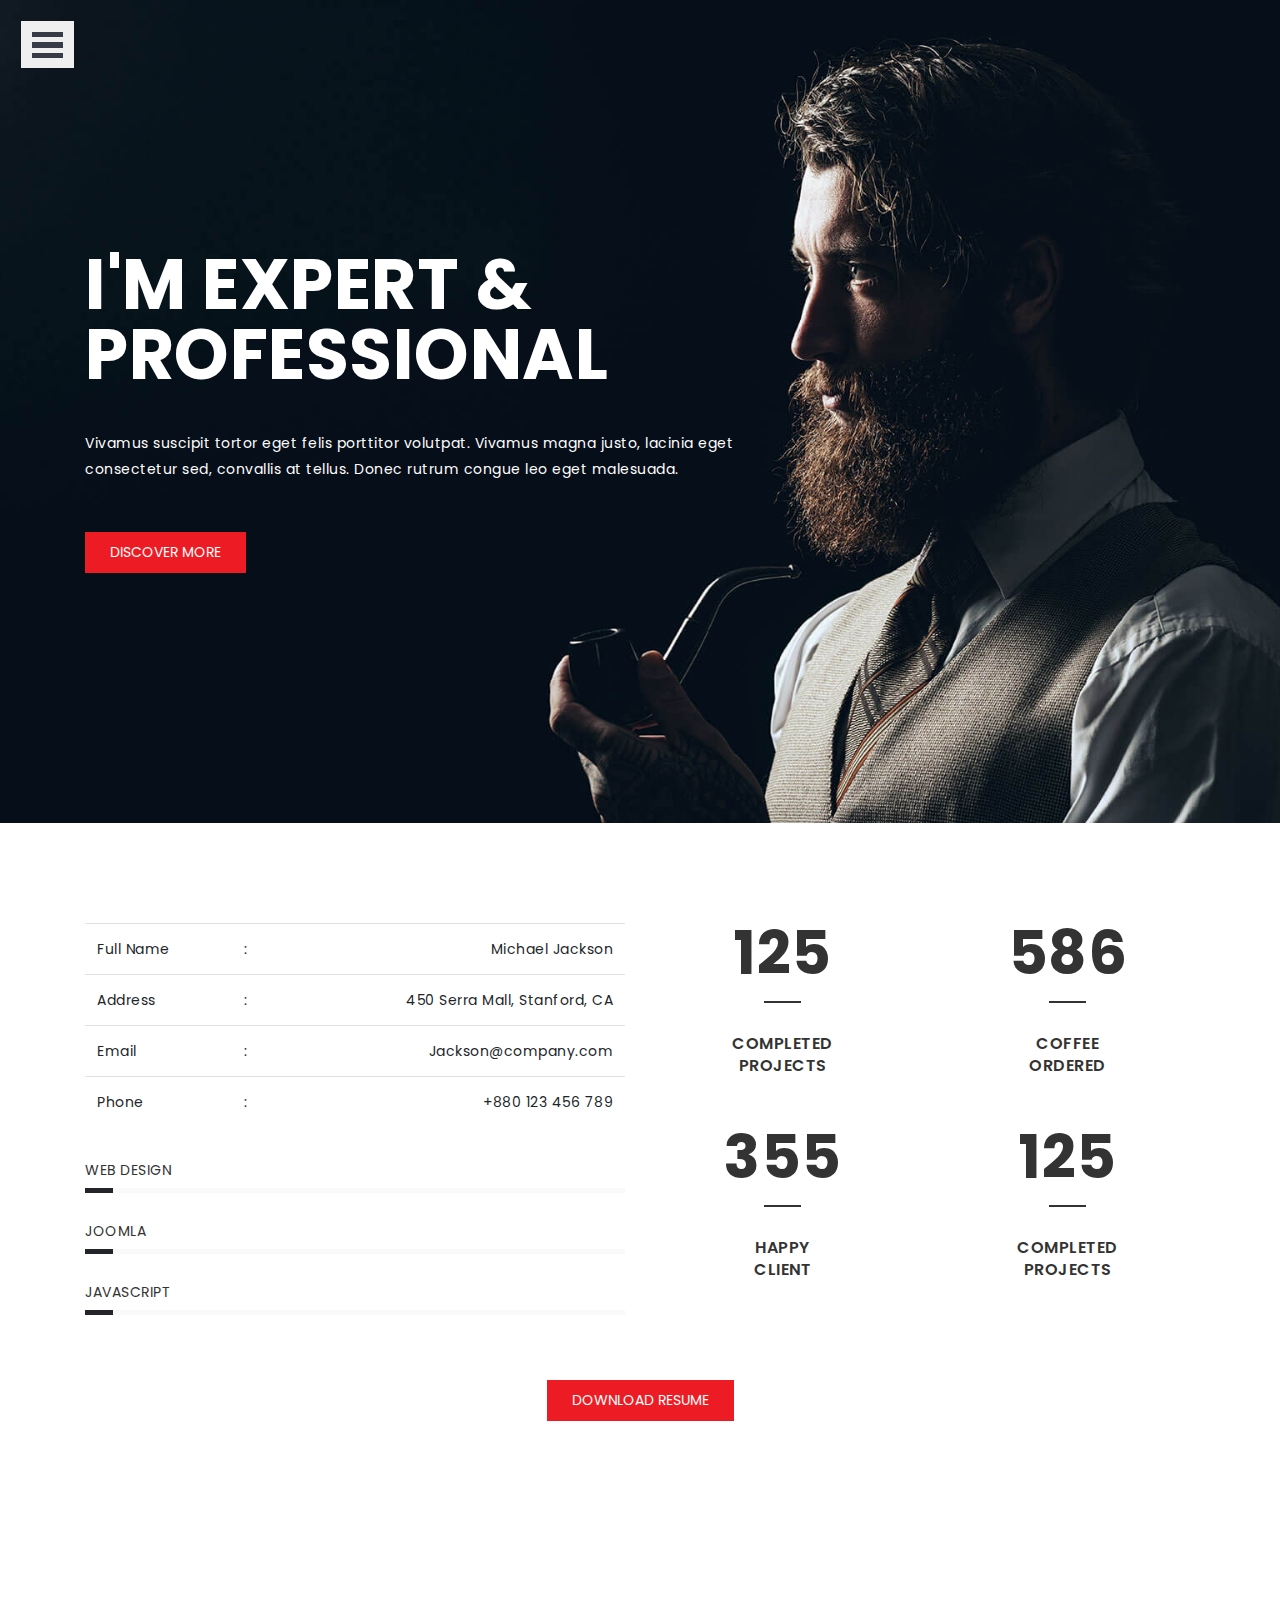
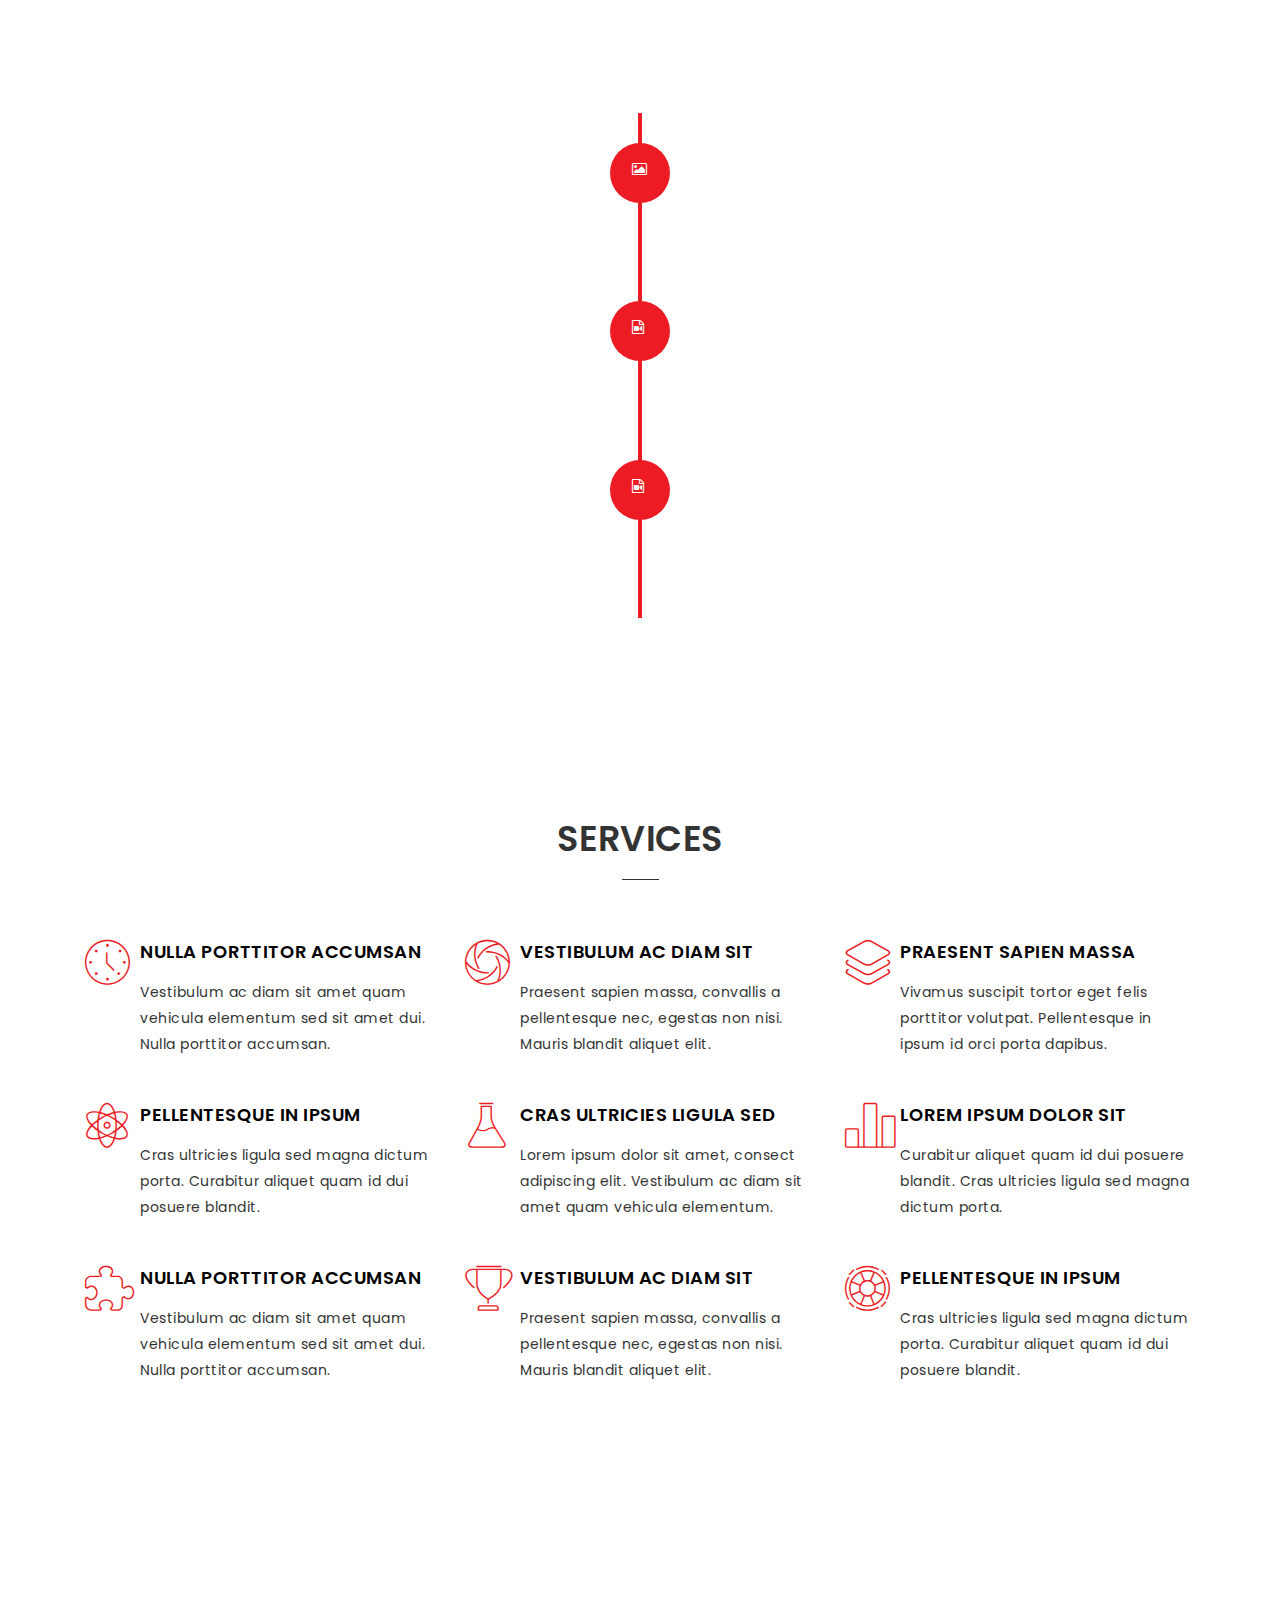
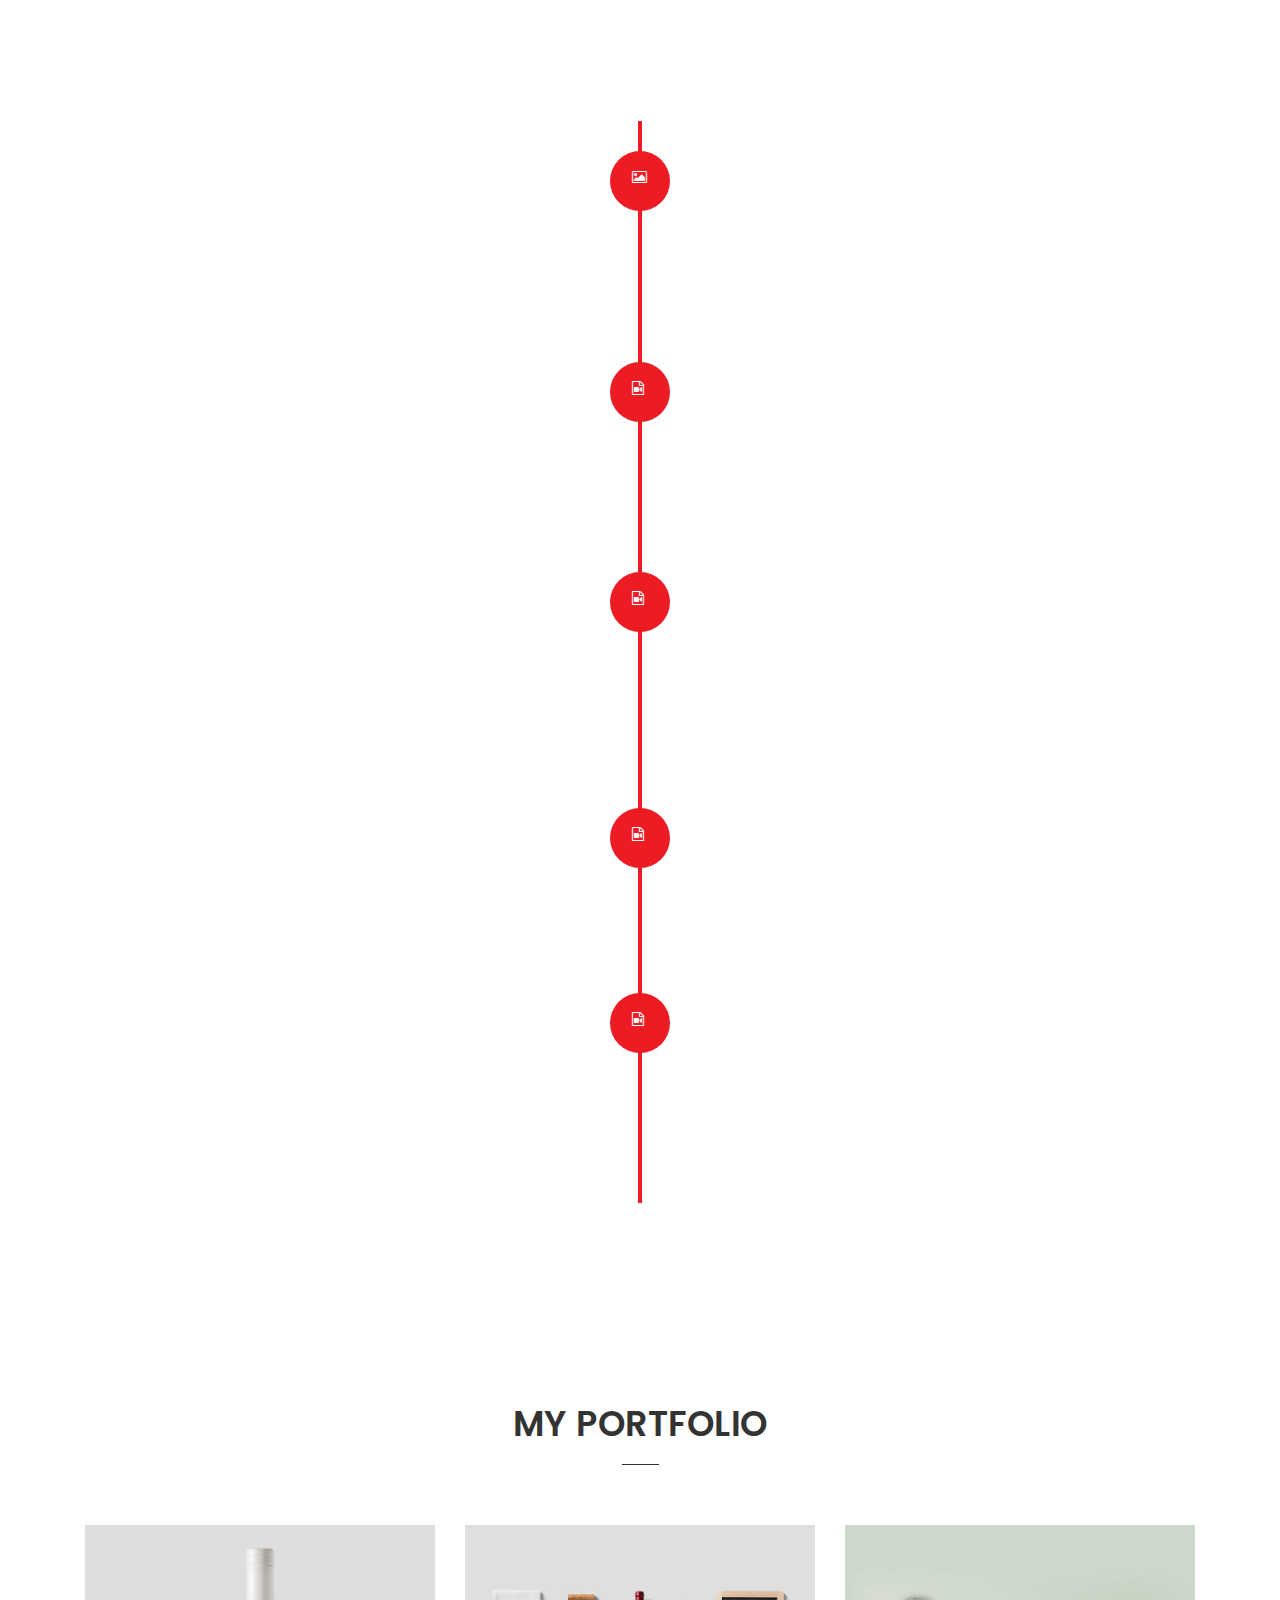
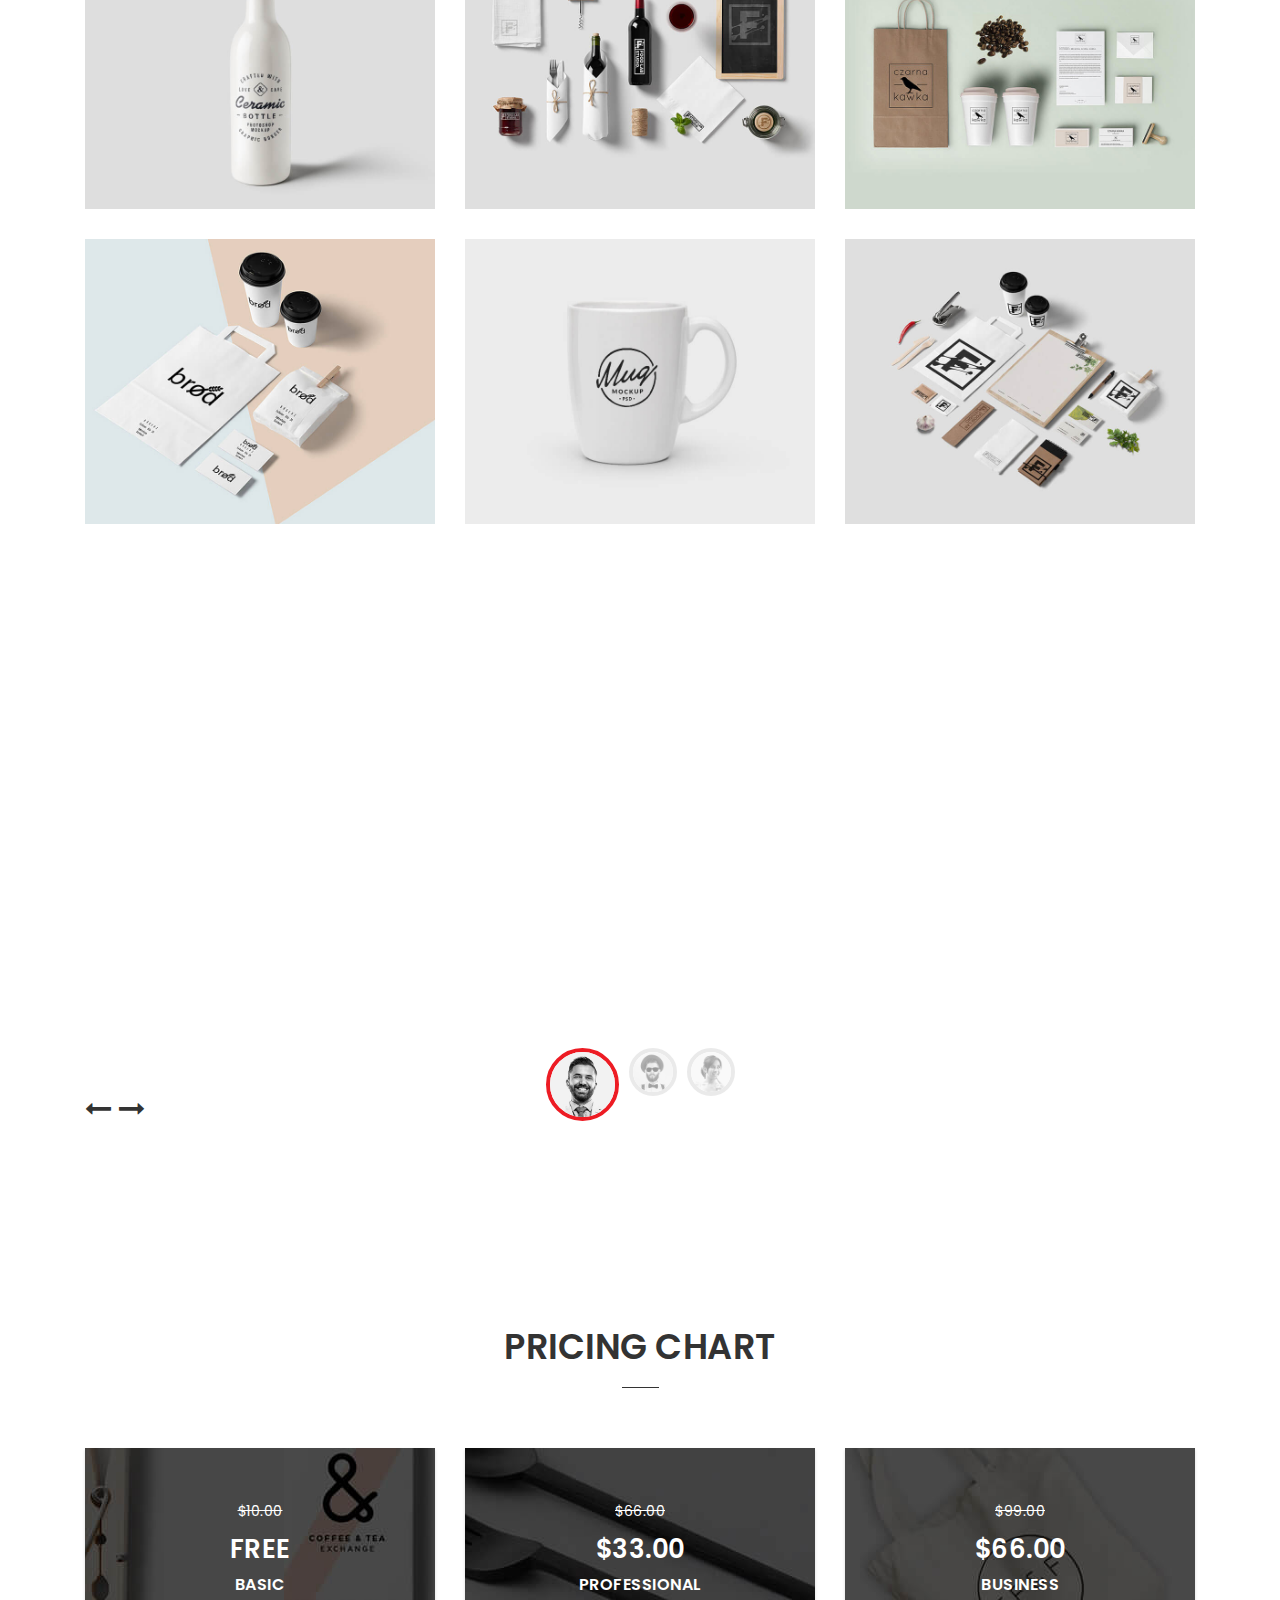
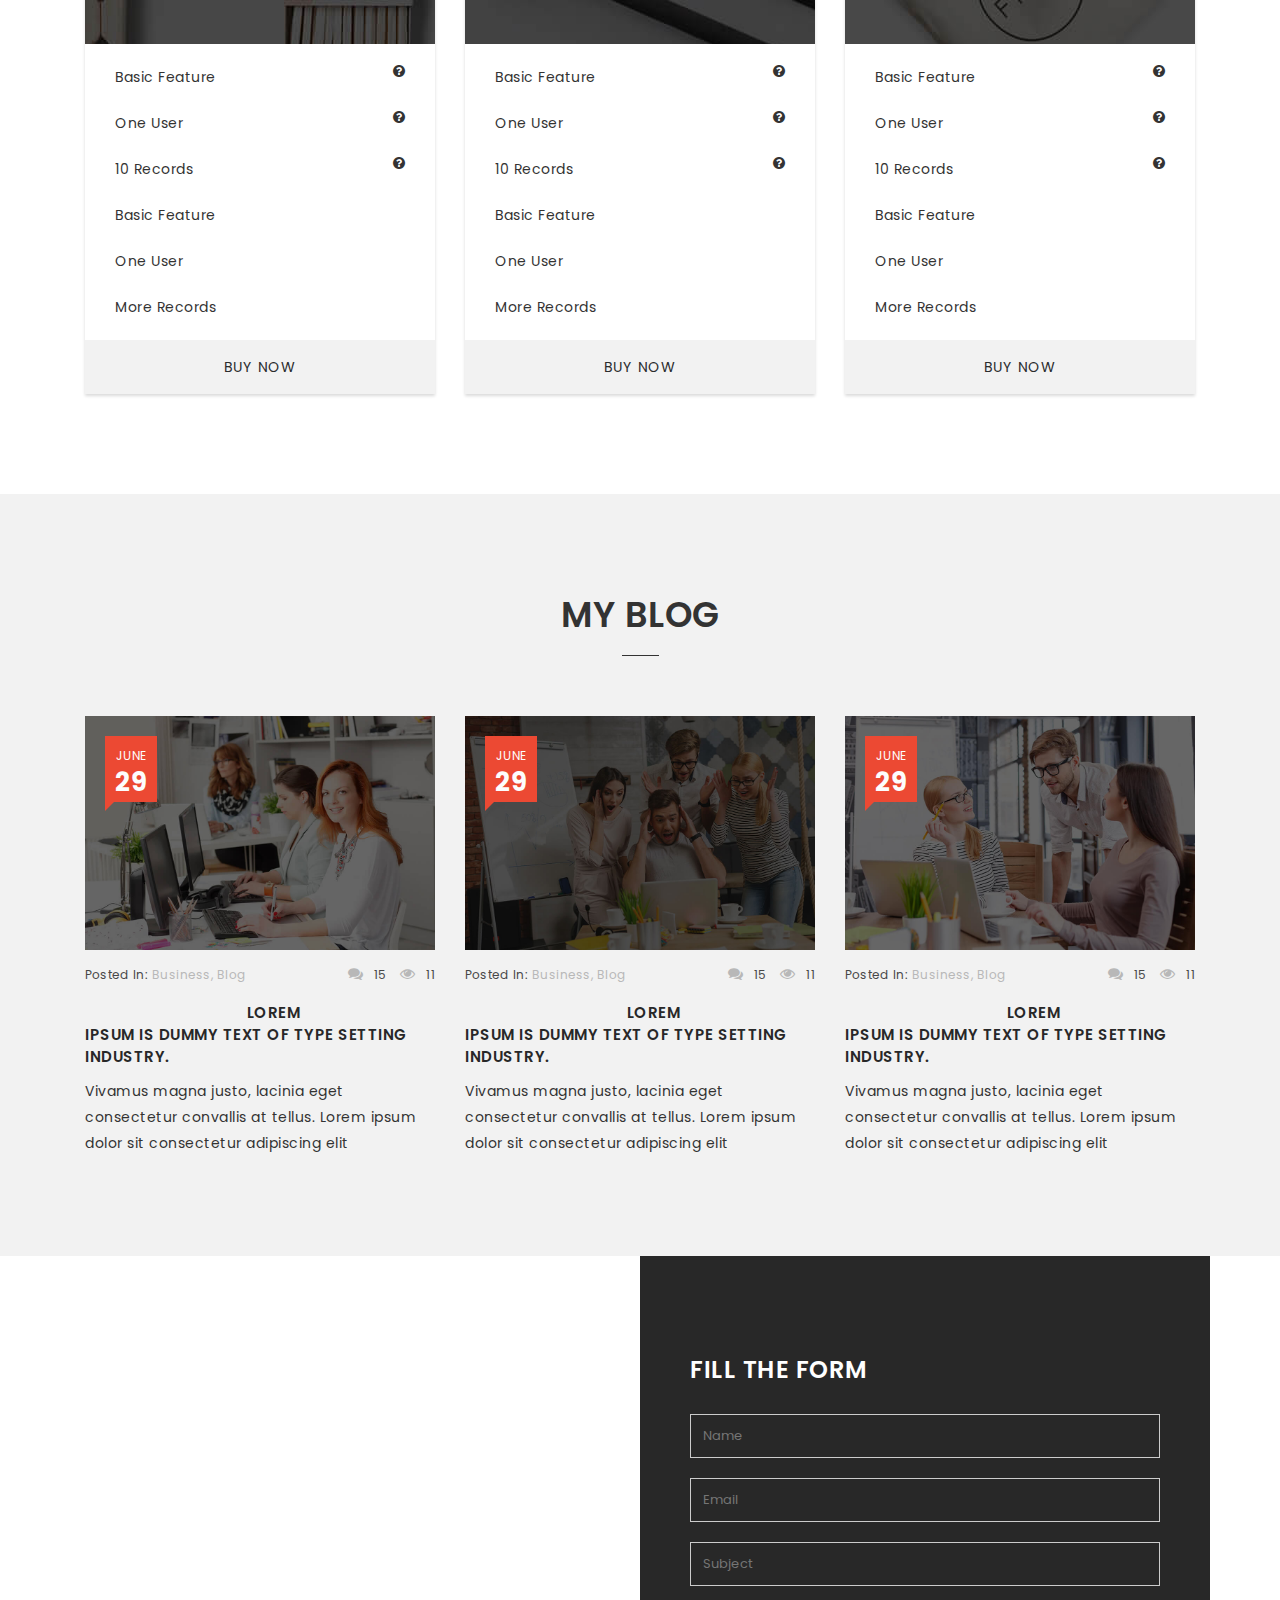
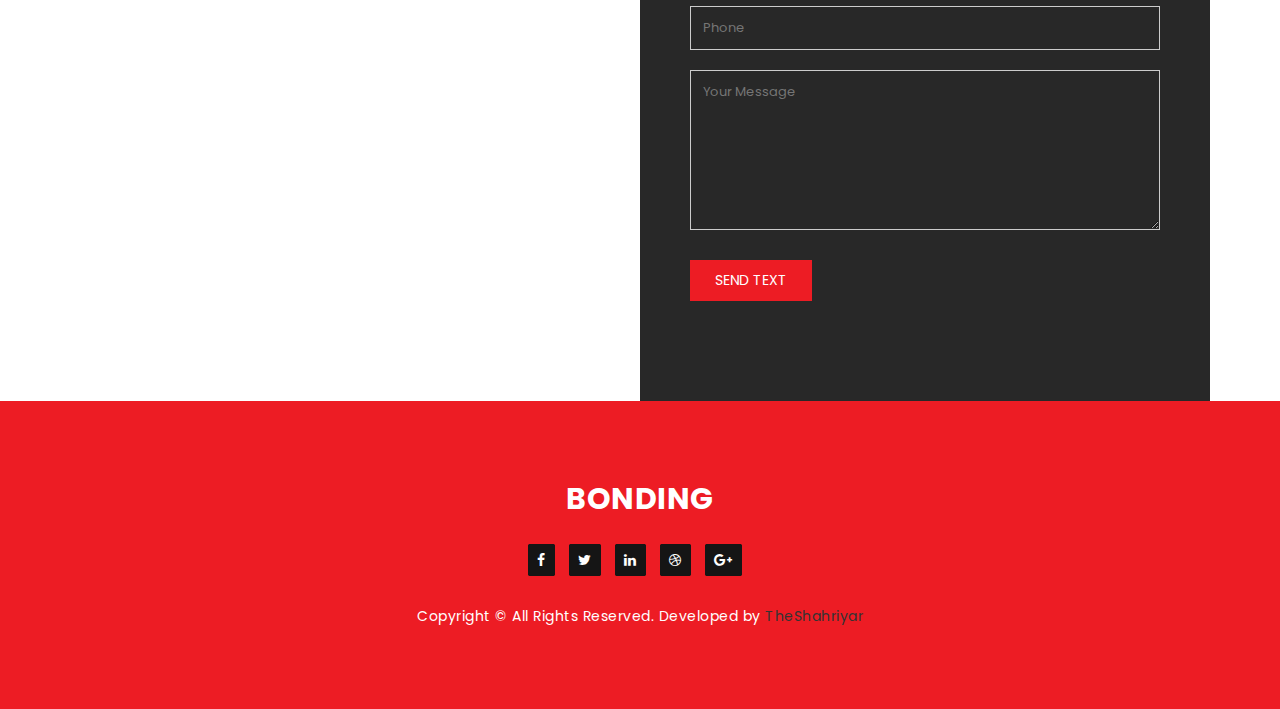
<file: homepage-off-canvas.html>
<!DOCTYPE html>
<html lang="en">

<head>
  <meta charset="utf-8">
  <meta http-equiv="x-ua-compatible" content="ie=edge">
  <title>Bonding - Personal HTML Template</title>
  <meta name="author" content="TheShahriyar">
  <meta name="description" content="">
  <meta name="viewport" content="width=device-width, initial-scale=1">

  <!-- load google font -->
  <link href="https://fonts.googleapis.com/css?family=Poppins:300,400,500,600,700" rel="stylesheet">
  <link href='http://fonts.googleapis.com/css?family=Kaushan+Script' rel='stylesheet' type='text/css'>


  <!-- all stylesheets include start -->
  <!-- Bootstrap css -->
  <link rel="stylesheet" href="assets/bootstrap/css/bootstrap.min.css">
  <!-- revolution slider css -->
  <link rel="stylesheet" href="assets/css/rev_slider/settings.css">
  <link rel="stylesheet" href="assets/css/rev_slider/layers.css">
  <link rel="stylesheet" href="assets/css/rev_slider/navigation.css">
  <!-- fontawesome css -->
  <link rel="stylesheet" href="assets/css/font-awesome.min.css">
  <!-- ET Lineicon CSS -->
  <link rel="stylesheet" href="assets/css/lineicon.css">
  <link rel="stylesheet" href="assets/css/animate.css">

  <!-- theme style css -->
  <link rel="stylesheet" href="assets/css/style.css">
  <!-- responsive css -->
  <link rel="stylesheet" href="assets/css/responsive.css">
  <!-- all stylesheets include end -->
</head>

<body>
  <div id="container">

    <!-- Start Off=Canvas Navigation Section -->
    <div class="menu-wrap">
      <nav class="menu">
        <div class="icon-list">
          <a href="body" class="logo page-scroll waves-effect">Bonding</a>
          <a href="#about-section" class="page-scroll waves-effect">
            <i class="fa fa-fw fa-user"></i><span>About</span>
          </a>
          <a href="#services" class="page-scroll waves-effect">
            <i class="fa fa-fw fa-bar-chart-o"></i><span>Services</span>
          </a>
          <a href="#work-history" class="page-scroll waves-effect">
            <i class="fa fa-fw fa-bar-chart-o"></i><span>History</span>
          </a>
          <a href="#portfolio" class="page-scroll waves-effect">
            <i class="fa fa-fw fa-bell-o"></i><span>Portfolio</span>
          </a>
          <a href="#pricing" class="page-scroll waves-effect">
            <i class="fa fa-fw fa-users"></i><span>Pricing</span>
          </a>
          <a href="#blog" class="page-scroll waves-effect">
            <i class="fa fa-fw fa-mortar-board"></i><span>Blog</span>
          </a>
          <a href="#contact" class="page-scroll waves-effect">
            <i class="fa fa-fw fa-envelope-o"></i><span>Contact</span>
          </a>
        </div>
      </nav>
      <button class="close-button" id="close-button">Close Menu</button>
    </div>
    <button class="menu-button waves-effect" id="open-button">Open Menu</button>
    <!-- End Off-Canvas Navigation Section -->


    <!-- Start Banner Section -->
    <section id="hero-banner" class="parallax" style="background-image: url(assets/images/slideshow/02.jpg);">
      <div class="container">
        <div class="row">
          <div class="col-md-12">
            <div class="banner white">
              <h1>I'm Expert &<br />Professional</h1>
              <p>Vivamus suscipit tortor eget felis porttitor volutpat. Vivamus magna justo, lacinia eget<br />
                consectetur sed, convallis at tellus. Donec rutrum congue leo eget malesuada.</p>
              <a href="#about-section" class="btn btn-primary page-scroll">Discover More</a>
            </div>
          </div>
        </div>
      </div>
    </section>
    <!-- End Banner Section -->


    <!-- Start About Section -->
    <section id="about-section" class="pad-t100 pad-b70">
      <div class="container">
        <div class="row">
          <div class="col-md-6">
            <div class="bio-table mb30">
              <table class="table">
                <tbody>
                  <tr>
                    <td>Full Name</td>
                    <td>:</td>
                    <td class="text-right">Michael Jackson</td>
                  </tr>
                  <tr>
                    <td>Address</td>
                    <td>:</td>
                    <td class="text-right">450 Serra Mall, Stanford, CA</td>
                  </tr>
                  <tr>
                    <td>Email</td>
                    <td>:</td>
                    <td class="text-right">Jackson@company.com</td>
                  </tr>
                  <tr>
                    <td>Phone</td>
                    <td>:</td>
                    <td class="text-right">+880 123 456 789</td>
                  </tr>
                </tbody>
              </table>
            </div>
            <div class="skill-section">
              <div class="skill-shortcode">
                <div class="skill">
                  <span class="skill-name">Web Design</span>
                  <div class="progress">
                    <div class="progress-bar" role="progressbar" data-percentage="65">
                      <span class="progress-bar-percentage pull-right"><span class="count"></span> %</span>
                    </div>
                  </div>
                </div>
              </div>
              <div class="skill-shortcode">
                <div class="skill">
                  <span class="skill-name">Joomla</span>
                  <div class="progress">
                    <div class="progress-bar" role="progressbar" data-percentage="95">
                      <span class="progress-bar-percentage pull-right"><span class="count"></span> %</span>
                    </div>
                  </div>
                </div>
              </div>
              <div class="skill-shortcode">
                <div class="skill">
                  <span class="skill-name">Javascript</span>
                  <div class="progress">
                    <div class="progress-bar" role="progressbar" data-percentage="75">
                      <span class="progress-bar-percentage pull-right"><span class="count"></span> %</span>
                    </div>
                  </div>
                </div>
              </div>

            </div>
          </div>
          <div class="col-md-6">
            <div class="row">
              <div class="col-md-6">
                <div class="animated-counter text-center">
                  <div class="animated-number" data-from="0" data-to="125">125</div>
                  <h4>Completed<br /> Projects</h4>
                </div>
              </div>
              <div class="col-md-6">
                <div class="animated-counter text-center">
                  <div class="animated-number" data-from="0" data-to="586">586</div>
                  <h4>Coffee<br /> Ordered</h4>
                </div>
              </div>
              <div class="col-md-6">
                <div class="animated-counter text-center">
                  <div class="animated-number" data-from="0" data-to="355">355</div>
                  <h4>Happy<br /> Client</h4>
                </div>
              </div>
              <div class="col-md-6">
                <div class="animated-counter text-center">
                  <div class="animated-number" data-from="0" data-to="125">125</div>
                  <h4>Completed<br /> Projects</h4>
                </div>
              </div>
            </div>
          </div>
        </div>
        <div class="row">
          <div class="col-md-12">
            <div class="resume-btn text-center" style="margin-top: 40px;">
              <a href="#" class="btn btn-primary">Download Resume</a>
            </div>
          </div>
        </div>
      </div>
    </section>
    <!-- End About Section -->


    <!-- Start Education Section -->
    <section id="education" class="pad100 parallax" style="background-image: url(assets/images/bg/bg1.jpg);">
      <div class="container">
        <div class="row">
          <div class="col-md-12">
            <div class="section-title text-center white">
              <h3>My Education</h3>
            </div>
          </div>
        </div>
        <div class="row">
          <div class="col-md-12">

            <div class=" cd-timeline cd-container red-color">

              <div class="cd-timeline-block">
                <div class="cd-timeline-img">
                  <i class="fa fa-picture-o"></i>
                </div> <!-- cd-timeline-img -->

                <div class="cd-timeline-content wow fadeInLeft" data-wow-duration="2s" data-wow-delay="300ms">
                  <h4>University</h4>
                  <p><strong>Institute : </strong>The Design University</p>
                  <p><strong>Major : </strong>Web Developing</p>
                  <span class="cd-date">2015</span>
                </div> <!-- cd-timeline-content -->
              </div> <!-- cd-timeline-block -->

              <div class="cd-timeline-block">
                <div class="cd-timeline-img">
                  <i class="fa fa-file-video-o"></i>
                </div> <!-- cd-timeline-img -->

                <div class="cd-timeline-content wow fadeInRight" data-wow-duration="2s" data-wow-delay="300ms">
                  <h4>College</h4>
                  <p><strong>Institute : </strong>World Information Technology</p>
                  <p><strong>Major : </strong>Web Developing</p>
                  <span class="cd-date">2008</span>
                </div> <!-- cd-timeline-content -->
              </div> <!-- cd-timeline-block -->

              <div class="cd-timeline-block">
                <div class="cd-timeline-img">
                  <i class="fa fa-file-video-o"></i>
                </div> <!-- cd-timeline-img -->

                <div class="cd-timeline-content wow fadeInLeft" data-wow-duration="2s" data-wow-delay="300ms">
                  <h4>School</h4>
                  <p><strong>Institute : </strong>English Grammer School</p>
                  <p><strong>Group : </strong>Science</p>
                  <span class="cd-date">2006</span>
                </div> <!-- cd-timeline-content -->
              </div> <!-- cd-timeline-block -->


            </div> <!-- cd-timeline -->

          </div><!-- /.col-md-12 -->
        </div>
        <!--/. row-->
      </div>
      <!--/.container -->
    </section>
    <!-- End Education Section -->


    <!-- Start Feature Section -->
    <section id="services" class="pad-t100 pad-b70 parallax" style="background-color: #fff;">
      <div class="container">
        <div class="row">
          <div class="col-md-12">
            <div class="section-title text-center">
              <h3>Services</h3>
            </div>
          </div>
        </div>
        <div class="row">
          <div class="col-md-4">
            <div class="feature-2">
              <div class="media">
                <div class="media-left">
                  <div class="feature-icon text-center">
                    <i class="icon-clock"></i>
                  </div>
                </div>
                <div class="media-body">
                  <a href="#">
                    <h3 class="media-heading">Nulla porttitor accumsan</h3>
                  </a>
                  <p>Vestibulum ac diam sit amet quam vehicula elementum sed sit amet dui. Nulla porttitor accumsan.</p>
                </div>
              </div>
            </div>
          </div>
          <div class="col-md-4">
            <div class="feature-2">
              <div class="media">
                <div class="media-left">
                  <div class="feature-icon text-center">
                    <i class="icon-aperture"></i>
                  </div>
                </div>
                <div class="media-body">
                  <a href="#">
                    <h3 class="media-heading">Vestibulum ac diam sit</h3>
                  </a>
                  <p>Praesent sapien massa, convallis a pellentesque nec, egestas non nisi. Mauris blandit aliquet elit.
                  </p>
                </div>
              </div>
            </div>
          </div>
          <div class="col-md-4">
            <div class="feature-2">
              <div class="media">
                <div class="media-left">
                  <div class="feature-icon text-center">
                    <i class="icon-layers"></i>
                  </div>
                </div>
                <div class="media-body">
                  <a href="#">
                    <h3 class="media-heading">Praesent sapien massa</h3>
                  </a>
                  <p>Vivamus suscipit tortor eget felis porttitor volutpat. Pellentesque in ipsum id orci porta dapibus.
                  </p>
                </div>
              </div>
            </div>
          </div>
          <div class="col-md-4">
            <div class="feature-2">
              <div class="media">
                <div class="media-left">
                  <div class="feature-icon text-center">
                    <i class="icon-genius"></i>
                  </div>
                </div>
                <div class="media-body">
                  <a href="#">
                    <h3 class="media-heading">Pellentesque in ipsum</h3>
                  </a>
                  <p>Cras ultricies ligula sed magna dictum porta. Curabitur aliquet quam id dui posuere blandit.</p>
                </div>
              </div>
            </div>
          </div>
          <div class="col-md-4">
            <div class="feature-2">
              <div class="media">
                <div class="media-left">
                  <div class="feature-icon text-center">
                    <i class="icon-beaker"></i>
                  </div>
                </div>
                <div class="media-body">
                  <a href="#">
                    <h3 class="media-heading">Cras ultricies ligula sed</h3>
                  </a>
                  <p>Lorem ipsum dolor sit amet, consect adipiscing elit. Vestibulum ac diam sit amet quam vehicula
                    elementum.</p>
                </div>
              </div>
            </div>
          </div>
          <div class="col-md-4">
            <div class="feature-2">
              <div class="media">
                <div class="media-left">
                  <div class="feature-icon text-center">
                    <i class="icon-bargraph"></i>
                  </div>
                </div>
                <div class="media-body">
                  <a href="#">
                    <h3 class="media-heading">Lorem ipsum dolor sit</h3>
                  </a>
                  <p>Curabitur aliquet quam id dui posuere blandit. Cras ultricies ligula sed magna dictum porta.</p>
                </div>
              </div>
            </div>
          </div>
          <div class="col-md-4">
            <div class="feature-2">
              <div class="media">
                <div class="media-left">
                  <div class="feature-icon text-center">
                    <i class="icon-puzzle"></i>
                  </div>
                </div>
                <div class="media-body">
                  <a href="#">
                    <h3 class="media-heading">NULLA PORTTITOR ACCUMSAN</h3>
                  </a>
                  <p>Vestibulum ac diam sit amet quam vehicula elementum sed sit amet dui. Nulla porttitor accumsan.</p>
                </div>
              </div>
            </div>
          </div>
          <div class="col-md-4">
            <div class="feature-2">
              <div class="media">
                <div class="media-left">
                  <div class="feature-icon text-center">
                    <i class="icon-trophy"></i>
                  </div>
                </div>
                <div class="media-body">
                  <a href="#">
                    <h3 class="media-heading">VESTIBULUM AC DIAM SIT</h3>
                  </a>
                  <p>Praesent sapien massa, convallis a pellentesque nec, egestas non nisi. Mauris blandit aliquet elit.
                  </p>
                </div>
              </div>
            </div>
          </div>
          <div class="col-md-4">
            <div class="feature-2">
              <div class="media">
                <div class="media-left">
                  <div class="feature-icon text-center">
                    <i class="icon-lifesaver"></i>
                  </div>
                </div>
                <div class="media-body">
                  <a href="#">
                    <h3 class="media-heading">PELLENTESQUE IN IPSUM</h3>
                  </a>
                  <p>Cras ultricies ligula sed magna dictum porta. Curabitur aliquet quam id dui posuere blandit.</p>
                </div>
              </div>
            </div>
          </div>
        </div>
      </div>
    </section>
    <!-- End Feature Section -->


    <!-- Start Work History Section -->
    <section id="work-history" class="pad100 parallax"
      style="background-image: url(assets/images/bg/bg3.jpg); background-position: 50% 30%;">
      <div class="container">
        <div class="row">
          <div class="col-md-12">
            <div class="section-title text-center white">
              <h3>Work History</h3>
            </div>
          </div>
        </div>
        <div class="row">
          <div class="col-md-12">

            <div class="cd-timeline cd-container red-color">

              <div class="cd-timeline-block">
                <div class="cd-timeline-img">
                  <i class="fa fa-picture-o"></i>
                </div> <!-- cd-timeline-img -->

                <div class="cd-timeline-content wow fadeInLeft" data-wow-duration="2s" data-wow-delay="300ms">
                  <h4>Software Developer</h4>
                  <p><strong>Company : </strong>Themeforest</p>
                  <p><strong>Responsibilities :</strong>Ehicula elementum sed sit amet dui. Donec rutrum congue leo eget
                    malesuada. Curabitur non nulla sit amet nisl tempus convallis quis ac lectus.</p>
                  <span class="cd-date">2010</span>
                </div> <!-- cd-timeline-content -->
              </div> <!-- cd-timeline-block -->

              <div class="cd-timeline-block">
                <div class="cd-timeline-img">
                  <i class="fa fa-file-video-o"></i>
                </div> <!-- cd-timeline-img -->

                <div class="cd-timeline-content wow fadeInRight" data-wow-duration="2s" data-wow-delay="300ms">
                  <h4>Wordpress Developer</h4>
                  <p><strong>Company : </strong>World Information Technology</p>
                  <p><strong>Responsibilities :</strong>Donec rutrum congue leo eget malesuada. Curabitur non nulla sit
                    amet nisl tempus convallis quis ac lectus.</p>
                  <span class="cd-date">2000</span>
                </div> <!-- cd-timeline-content -->
              </div> <!-- cd-timeline-block -->

              <div class="cd-timeline-block">
                <div class="cd-timeline-img">
                  <i class="fa fa-file-video-o"></i>
                </div> <!-- cd-timeline-img -->

                <div class="cd-timeline-content wow fadeInLeft" data-wow-duration="2s" data-wow-delay="300ms">
                  <h4>Plugin Developer</h4>
                  <p><strong>Institute : </strong>Giant Tech Ltd.</p>
                  <p><strong>Responsibilities :</strong>Vestibulum ac diam sit amet quam vehicula elementum sed sit amet
                    dui. Donec rutrum congue leo eget malesuada. Curabitur non nulla sit amet nisl tempus convallis quis
                    ac lectus.</p>
                  <span class="cd-date">1990</span>
                </div> <!-- cd-timeline-content -->
              </div> <!-- cd-timeline-block -->

              <div class="cd-timeline-block">
                <div class="cd-timeline-img">
                  <i class="fa fa-file-video-o"></i>
                </div> <!-- cd-timeline-img -->

                <div class="cd-timeline-content wow fadeInRight" data-wow-duration="2s" data-wow-delay="300ms">
                  <h4>Front End Developer</h4>
                  <p><strong>Company : </strong>English Grammer School</p>
                  <p><strong>Responsibilities :</strong>Sed porttitor lectus nibh. Curabitur arcu erat, accumsan id
                    imperdiet et, porttitor at sem.</p>
                  <span class="cd-date">1985</span>
                </div> <!-- cd-timeline-content -->
              </div> <!-- cd-timeline-block -->

              <div class="cd-timeline-block">
                <div class="cd-timeline-img">
                  <i class="fa fa-file-video-o"></i>
                </div> <!-- cd-timeline-img -->

                <div class="cd-timeline-content wow fadeInLeft" data-wow-duration="2s" data-wow-delay="300ms">
                  <h4>Front End Developer</h4>
                  <p><strong>Company : </strong>The Web Solution</p>
                  <p><strong>Responsibilities :</strong>Sed porttitor lectus nibh. Curabitur arcu erat, accumsan id
                    imperdiet et, porttitor at sem. Donec sollicitudin molestie malesuada.</p>
                  <span class="cd-date">1980</span>
                </div> <!-- cd-timeline-content -->
              </div> <!-- cd-timeline-block -->


            </div> <!-- cd-timeline -->

          </div><!-- /.col-md-12 -->
        </div>
        <!--/. row-->
      </div>
      <!--/.container -->
    </section>
    <!-- End Work History Section -->


    <!-- Start Portfolio Section -->
    <section id="portfolio" class="pad-t100 pad-b70" style="background-color: #fff;">
      <div class="container">
        <div class="row">
          <div class="col-md-12">
            <div class="section-title text-center">
              <h3>My Portfolio</h3>
            </div>
          </div>
        </div>
        <div class="">
          <div class="row portfolio-box">
            <!-- Start Portflio item -->
            <div class="col-md-4 col-sm-6">
              <div class="portfolio-post mb30">
                <img src="assets/images/portfolio/project_8.jpg" alt="">
                <div class="hover-box">
                  <div class="inner-hover">
                    <div class="middle">
                      <div class="portfolio-post-btn">
                        <a href="#" class="link">View</a>
                      </div>
                      <h4><a href="#">Another Portfolio 1</a></h4>
                      <p>Business, Finance</p>

                    </div>
                  </div>
                </div>
              </div>
            </div>
            <!-- End Portflio item -->
            <!-- Start Portflio item -->
            <div class="col-md-4 col-sm-6">
              <div class="portfolio-post mb30">
                <img src="assets/images/portfolio/project_2.jpg" alt="">
                <div class="hover-box">
                  <div class="inner-hover">
                    <div class="middle">
                      <div class="portfolio-post-btn">
                        <a href="#" class="link">View</a>
                      </div>
                      <h4><a href="#">Another Portfolio 1</a></h4>
                      <p>Business, Finance</p>

                    </div>
                  </div>
                </div>
              </div>
            </div>
            <!-- Start Portflio item -->
            <div class="col-md-4 col-sm-6">
              <div class="portfolio-post mb30">
                <img src="assets/images/portfolio/project_3.jpg" alt="">
                <div class="hover-box">
                  <div class="inner-hover">
                    <div class="middle">
                      <div class="portfolio-post-btn">
                        <a href="#" class="link">View</a>
                      </div>
                      <h4><a href="#">Another Portfolio 1</a></h4>
                      <p>Business, Finance</p>

                    </div>
                  </div>
                </div>
              </div>
            </div>
            <!-- Start Portflio item -->
            <div class="col-md-4 col-sm-6">
              <div class="portfolio-post mb30">
                <img src="assets/images/portfolio/project_4.jpg" alt="">
                <div class="hover-box">
                  <div class="inner-hover">
                    <div class="middle">
                      <div class="portfolio-post-btn">
                        <a href="#" class="link">View</a>
                      </div>
                      <h4><a href="#">Another Portfolio 1</a></h4>
                      <p>Business, Finance</p>

                    </div>
                  </div>
                </div>
              </div>
            </div>
            <!-- Start Portflio item -->
            <div class="col-md-4 col-sm-6">
              <div class="portfolio-post mb30">
                <img src="assets/images/portfolio/project_5.jpg" alt="">
                <div class="hover-box">
                  <div class="inner-hover">
                    <div class="middle">
                      <div class="portfolio-post-btn">
                        <a href="#" class="link">View</a>
                      </div>
                      <h4><a href="#">Another Portfolio 1</a></h4>
                      <p>Business, Finance</p>

                    </div>
                  </div>
                </div>
              </div>
            </div>
            <!-- Start Portflio item -->
            <div class="col-md-4 col-sm-6">
              <div class="portfolio-post mb30">
                <img src="assets/images/portfolio/project_6.jpg" alt="">
                <div class="hover-box">
                  <div class="inner-hover">
                    <div class="middle">
                      <div class="portfolio-post-btn">
                        <a href="#" class="link">View</a>
                      </div>
                      <h4><a href="#">Another Portfolio 1</a></h4>
                      <p>Business, Finance</p>

                    </div>
                  </div>
                </div>
              </div>
            </div>
            <!-- End Portflio item -->

          </div>

        </div>
      </div>
    </section>
    <!-- End Portfolio Section -->


    <!-- Start Testimonial Section -->
    <section class="pad100 parallax" style="background-image: url(assets/images/bg/bg2.jpg);">
      <div class="container">
        <div class="row">
          <div class="col-md-12">
            <div class="section-title text-center white">
              <h3>Client's Review</h3>
            </div>
          </div>
        </div>
        <div class="row">
          <div class="col-md-12">
            <div id="carousel-example-generic" class="carousel slide testimonial-slide" data-ride="carousel">
              <!-- Indicators -->
              <ol class="carousel-indicators">
                <li data-target="#carousel-example-generic" data-slide-to="0" class="active">
                  <img class="img-responsive" src="assets/images/testimonials/1.jpg" alt="">
                </li>
                <li data-target="#carousel-example-generic" data-slide-to="1">
                  <img class="img-responsive" src="assets/images/testimonials/2.jpg" alt="">
                </li>
                <li data-target="#carousel-example-generic" data-slide-to="2">
                  <img class="img-responsive" src="assets/images/testimonials/3.jpg" alt="">
                </li>
              </ol>

              <!-- Wrapper for slides -->
              <div class="carousel-inner white" role="listbox">
                <div class="carousel-item active">
                  <div class="testimonial-speech">
                    <p>Lorem ipsum dolor sit amet, consectetur adipiscing elit, sed do eiusmod tempor incididunt ut
                      labore et dolore magna aliqua. Ut enim ad minim veniam, quis nostrud exercitation ullamco laboris
                      nisi ut aliquip ex ea commodo consequat. Duis aute irure dolor in reprehenderit in voluptate velit
                      esse cillum dolore eu fugiat nulla pariatur..</p>
                  </div>
                  <span>- David Millar</span>
                </div>
                <div class="carousel-item">
                  <div class="testimonial-speech">
                    <p>Lorem ipsum dolor sit amet, consectetur adipiscing elit, sed do eiusmod tempor incididunt ut
                      labore et dolore magna aliqua. Ut enim ad minim veniam, quis nostrud exercitation ullamco laboris
                      nisi ut aliquip ex ea commodo consequat. Duis aute irure dolor in reprehenderit in voluptate velit
                      esse cillum dolore eu fugiat nulla pariatur..</p>
                  </div>
                  <span>- Mike Hussy</span>
                </div>
                <div class="carousel-item">
                  <div class="testimonial-speech">
                    <p>Lorem ipsum dolor sit amet, consectetur adipiscing elit, sed do eiusmod tempor incididunt ut
                      labore et dolore magna aliqua. Ut enim ad minim veniam, quis nostrud exercitation ullamco laboris
                      nisi ut aliquip ex ea commodo consequat. Duis aute irure dolor in reprehenderit in voluptate velit
                      esse cillum dolore eu fugiat nulla pariatur..</p>
                  </div>
                  <span>- Robert Bruce</span>
                </div>
              </div>

              <!-- Controls -->
              <a class="left carousel-control" href="#carousel-example-generic" role="button" data-slide="prev">
                <span class="fa fa-long-arrow-left" aria-hidden="true"></span>
              </a>
              <a class="right carousel-control" href="#carousel-example-generic" role="button" data-slide="next">
                <span class="fa fa-long-arrow-right" aria-hidden="true"></span>
              </a>
            </div>
          </div>
        </div>
      </div>
    </section>
    <!-- End Testimonial Section -->


    <!-- Start Pricing Box Section -->
    <section id="pricing" class="pad-t100 pad-b70">
      <div class="container">
        <div class="row">
          <div class="col-md-12">
            <div class="section-title text-center">
              <h3>Pricing Chart</h3>
            </div>
          </div>
        </div>
        <div class="row">
          <div class="col-md-4">
            <div class="pricing-box">
              <div class="pricing-head white"
                style="background-image: url(assets/images/others/pricing-bg-1.jpg);background-position: 50% 50%;">
                <span class="previous-price">$10.00</span>
                <h4>Free</h4>
                <h5>Basic</h5>
              </div>
              <div class="pricing-body">
                <ul>
                  <li>Basic Feature <i class="fa fa-question-circle" data-toggle="tooltip" data-placement="left"
                      title="" data-original-title="Something more about this"></i></li>
                  <li>One User <i class="fa fa-question-circle" data-toggle="tooltip" data-placement="left" title=""
                      data-original-title="Something more about this"></i></li>
                  <li>10 Records <i class="fa fa-question-circle" data-toggle="tooltip" data-placement="left" title=""
                      data-original-title="Something more about this"></i></li>
                  <li>Basic Feature</li>
                  <li>One User</li>
                  <li>More Records</li>
                </ul>
              </div>
              <div class="pricing-footer">
                <a href="#">Buy Now</a>
              </div>
            </div>
          </div>
          <div class="col-md-4">
            <div class="pricing-box">
              <div class="pricing-head white"
                style="background-image: url(assets/images/others/pricing-bg-2.jpg);background-position: 50% 50%;">
                <span class="previous-price">$66.00</span>
                <h4>$33.00</h4>
                <h5>Professional</h5>
              </div>
              <div class="pricing-body">
                <ul>
                  <li>Basic Feature <i class="fa fa-question-circle" data-toggle="tooltip" data-placement="left"
                      title="" data-original-title="Something more about this"></i></li>
                  <li>One User <i class="fa fa-question-circle" data-toggle="tooltip" data-placement="left" title=""
                      data-original-title="Something more about this"></i></li>
                  <li>10 Records <i class="fa fa-question-circle" data-toggle="tooltip" data-placement="left" title=""
                      data-original-title="Something more about this"></i></li>
                  <li>Basic Feature</li>
                  <li>One User</li>
                  <li>More Records</li>
                </ul>
              </div>
              <div class="pricing-footer">
                <a href="#">Buy Now</a>
              </div>
            </div>
          </div>
          <div class="col-md-4">
            <div class="pricing-box">
              <div class="pricing-head white"
                style="background-image: url(assets/images/others/pricing-bg-3.jpg);background-position: 50% 50%;">
                <span class="previous-price">$99.00</span>
                <h4>$66.00</h4>
                <h5>Business</h5>
              </div>
              <div class="pricing-body">
                <ul>
                  <li>Basic Feature <i class="fa fa-question-circle" data-toggle="tooltip" data-placement="left"
                      title="" data-original-title="Something more about this"></i></li>
                  <li>One User <i class="fa fa-question-circle" data-toggle="tooltip" data-placement="left" title=""
                      data-original-title="Something more about this"></i></li>
                  <li>10 Records <i class="fa fa-question-circle" data-toggle="tooltip" data-placement="left" title=""
                      data-original-title="Something more about this"></i></li>
                  <li>Basic Feature</li>
                  <li>One User</li>
                  <li>More Records</li>
                </ul>
              </div>
              <div class="pricing-footer">
                <a href="#">Buy Now</a>
              </div>
            </div>
          </div>
        </div>
      </div>
    </section>
    <!-- End Pricing Section -->


    <!-- Start Blog Section -->
    <section id="blog" class="pad-t100 pad-b70" style="background-color: #f2f2f2;">
      <div class="container">
        <div class="row">
          <div class="col-md-12">
            <div class="section-title text-center">
              <h3>My Blog</h3>
            </div>
          </div>
        </div>
        <div class="row">
          <div class="col-md-4">
            <div class="latest-news">
              <div class="latest-news-img">
                <img src="assets/images/blog/img-4.jpg" class="img-responsive" alt="blog-post">
                <div><span>JUNE</span><span>29</span></div>
              </div>
              <div class="comment">
                <p>Posted In: <span>Business, Blog</span></p>
                <p><span><a href="#"><i class="fa fa-comments"></i></a> 15</span>
                  <span><a href="#"><i class="fa fa-eye"></i></a> 11</span></p>
              </div>
              <h4><a href="#">Lorem Ipsum is dummy text of type setting industry.</a></h4>
              <p>Vivamus magna justo, lacinia eget consectetur convallis at tellus. Lorem ipsum dolor sit consectetur
                adipiscing elit</p>
            </div>
          </div>
          <div class="col-md-4">
            <div class="latest-news">
              <div class="latest-news-img">
                <img src="assets/images/blog/img-8.jpg" class="img-responsive" alt="blog-post">
                <div><span>JUNE</span><span>29</span></div>
              </div>
              <div class="comment">
                <p>Posted In: <span>Business, Blog</span></p>
                <p><span><a href="#"><i class="fa fa-comments"></i></a> 15</span>
                  <span><a href="#"><i class="fa fa-eye"></i></a> 11</span></p>
              </div>
              <h4><a href="#">Lorem Ipsum is dummy text of type setting industry.</a></h4>
              <p>Vivamus magna justo, lacinia eget consectetur convallis at tellus. Lorem ipsum dolor sit consectetur
                adipiscing elit</p>
            </div>
          </div>
          <div class="col-md-4">
            <div class="latest-news">
              <div class="latest-news-img">
                <img src="assets/images/blog/img-9.jpg" class="img-responsive" alt="blog-post">
                <div><span>JUNE</span><span>29</span></div>
              </div>
              <div class="comment">
                <p>Posted In: <span>Business, Blog</span></p>
                <p><span><a href="#"><i class="fa fa-comments"></i></a> 15</span>
                  <span><a href="#"><i class="fa fa-eye"></i></a> 11</span></p>
              </div>
              <h4><a href="#">Lorem Ipsum is dummy text of type setting industry.</a></h4>
              <p>Vivamus magna justo, lacinia eget consectetur convallis at tellus. Lorem ipsum dolor sit consectetur
                adipiscing elit</p>
            </div>
          </div>
        </div>
      </div>
    </section>
    <!-- End Blog Section -->


    <!-- Start Contact Section -->
    <section id="contact" class="form-map">
      <div id="map" style="height: 735px;">
        <iframe
          src="https://www.google.com/maps/embed?pb=!1m18!1m12!1m3!1d3025.3062027568403!2d-74.04668908434505!3d40.689253446943134!2m3!1f0!2f0!3f0!3m2!1i1024!2i768!4f13.1!3m3!1m2!1s0x89c25090129c363d%3A0x40c6a5770d25022b!2sStatue%20of%20Liberty%20National%20Monument!5e0!3m2!1sen!2sbd!4v1588842657037!5m2!1sen!2sbd"
          width="1920" height="745" frameborder="0" style="border:0;" allowfullscreen="" aria-hidden="false"
          tabindex="0"></iframe>
      </div>
      <div class="container">
        <div class="">
          <div class="row form-section">
            <div class="col-md-6"></div>
            <div class="col-md-6 col-xs-12 pull-right black full-height">
              <h4 style="margin-bottom: 30px; color: #fff;">Fill The Form</h4>
              <div class="contact-form">
                <input name="name" id="name" type="text" placeholder="Name" required data-error="Enter your name">
                <div class="help-block with-errors"></div>

                <input name="mail" id="mail" type="text" placeholder="Email" required
                  data-error="Enter valid email address">
                <div class="help-block with-errors"></div>

                <input name="subject" id="msg_subject" type="text" placeholder="Subject"
                  data-error="Enter your message subject">
                <div class="help-block with-errors"></div>

                <input name="phone" id="phone" type="text" placeholder="Phone" required
                  data-error="Enter your phone number">
                <div class="help-block with-errors"></div>

                <textarea name="message" id="message" placeholder="Your Message" style="min-height: 160px;"></textarea>
                <button type="submit" id="submit_contact" class="btn btn-primary">Send Text</button>
              </div>
            </div>
          </div>
        </div>
      </div>
    </section>
    <!-- End Contact Section -->



    <!-- Start Footer & Copyright Section -->
    <section class="pad80 footer-minimal" style="background-color: #ed1c24;">
      <div class="container">
        <div class="row">
          <div class="col-md-12 text-center">
            <h3>Bonding</h3>
            <ul class="social">
              <li><a href="#"><i class="fa fa-facebook"></i></a></li>
              <li><a href="#"><i class="fa fa-twitter"></i></a></li>
              <li><a href="#"><i class="fa fa-linkedin"></i></a></li>
              <li><a href="#"><i class="fa fa-dribbble"></i></a></li>
              <li><a href="#"><i class="fa fa-google-plus"></i></a></li>
            </ul>
            <div class="copyright-text">
              <p>Copyright © All Rights Reserved. Developed by <a href="http://theshahriyar.com"
                  target="_blank">TheShahriyar</a></p>
            </div>
          </div>
        </div>
      </div>
    </section>
    <!-- End Footer & Copyright Section -->



    <!-- all js include start -->
    <script src="assets/js/jquery-3.1.1.min.js"></script>
    <script src="assets/js/popper.min.js"></script>
    <script src="assets/bootstrap/js/bootstrap.min.js"></script>

    <!-- revolution slider js files start -->
    <script src="assets/js/rev_slider/jquery.themepunch.tools.min.js"></script>
    <script src="assets/js/rev_slider/jquery.themepunch.revolution.min.js"></script>

    <script src="assets/js/rev_slider/extensions/revolution.extension.actions.min.js"></script>
    <script src="assets/js/rev_slider/extensions/revolution.extension.carousel.min.js"></script>
    <script src="assets/js/rev_slider/extensions/revolution.extension.kenburn.min.js"></script>
    <script src="assets/js/rev_slider/extensions/revolution.extension.layeranimation.min.js"></script>
    <script src="assets/js/rev_slider/extensions/revolution.extension.migration.min.js"></script>
    <script src="assets/js/rev_slider/extensions/revolution.extension.navigation.min.js"></script>
    <script src="assets/js/rev_slider/extensions/revolution.extension.parallax.min.js"></script>
    <script src="assets/js/rev_slider/extensions/revolution.extension.slideanims.min.js"></script>
    <script src="assets/js/rev_slider/extensions/revolution.extension.video.min.js"></script>
    <!-- revolution slider js files end -->

    <!-- Other jQuery library -->
    <script src="assets/js/jquery.appear.js"></script>
    <script src="assets/js/classie.js"></script>
    <script src="assets/js/jquery.easing.1.3.js"></script>
    <script src="assets/js/jquery.countTo.js"></script>
    <script src="assets/js/wow.js"></script>
    <script src="assets/js/sidenav.js"></script>
    <script src="assets/js/jquery.mb.YTPlayer.js"></script>


    <!-- template main js file -->
    <script src="assets/js/main.js"></script>
    <!-- all js include end -->
  </div>
</body>

</html>
</file>
<file: assets/css/rev_slider/settings.css>
/*-----------------------------------------------------------------------------

-	Revolution Slider 5.0 Default Style Settings -

Screen Stylesheet

version:   	5.0.0
date:      	29/10/15
author:		themepunch
email:     	info@themepunch.com
website:   	http://www.themepunch.com
-----------------------------------------------------------------------------*/



.rtl {	direction: rtl;}
@font-face {
  font-family: 'revicons';
  src: url('../fonts/revicons/revicons.eot?5510888');
  src: url('../fonts/revicons/revicons.eot?5510888#iefix') format('embedded-opentype'),
       url('../fonts/revicons/revicons.woff?5510888') format('woff'),
       url('../fonts/revicons/revicons.ttf?5510888') format('truetype'),
       url('../fonts/revicons/revicons.svg?5510888#revicons') format('svg');
  font-weight: normal;
  font-style: normal;
}

 [class^="revicon-"]:before, [class*=" revicon-"]:before {
  font-family: "revicons";
  font-style: normal;
  font-weight: normal;
  speak: none;
  display: inline-block;
  text-decoration: inherit;
  width: 1em;
  margin-right: .2em;
  text-align: center; 

  /* For safety - reset parent styles, that can break glyph codes*/
  font-variant: normal;
  text-transform: none;

  /* fix buttons height, for twitter bootstrap */
  line-height: 1em;

  /* Animation center compensation - margins should be symmetric */
  /* remove if not needed */
  margin-left: .2em;

  /* you can be more comfortable with increased icons size */
  /* font-size: 120%; */

  /* Uncomment for 3D effect */
  /* text-shadow: 1px 1px 1px rgba(127, 127, 127, 0.3); */
}

.revicon-search-1:before { content: '\e802'; } /* '' */
.revicon-pencil-1:before { content: '\e831'; } /* '' */
.revicon-picture-1:before { content: '\e803'; } /* '' */
.revicon-cancel:before { content: '\e80a'; } /* '' */
.revicon-info-circled:before { content: '\e80f'; } /* '' */
.revicon-trash:before { content: '\e801'; } /* '' */
.revicon-left-dir:before { content: '\e817'; } /* '' */
.revicon-right-dir:before { content: '\e818'; } /* '' */
.revicon-down-open:before { content: '\e83b'; } /* '' */
.revicon-left-open:before { content: '\e819'; } /* '' */
.revicon-right-open:before { content: '\e81a'; } /* '' */
.revicon-angle-left:before { content: '\e820'; } /* '' */
.revicon-angle-right:before { content: '\e81d'; } /* '' */
.revicon-left-big:before { content: '\e81f'; } /* '' */
.revicon-right-big:before { content: '\e81e'; } /* '' */
.revicon-magic:before { content: '\e807'; } /* '' */
.revicon-picture:before { content: '\e800'; } /* '' */
.revicon-export:before { content: '\e80b'; } /* '' */
.revicon-cog:before { content: '\e832'; } /* '' */
.revicon-login:before { content: '\e833'; } /* '' */
.revicon-logout:before { content: '\e834'; } /* '' */
.revicon-video:before { content: '\e805'; } /* '' */
.revicon-arrow-combo:before { content: '\e827'; } /* '' */
.revicon-left-open-1:before { content: '\e82a'; } /* '' */
.revicon-right-open-1:before { content: '\e82b'; } /* '' */
.revicon-left-open-mini:before { content: '\e822'; } /* '' */
.revicon-right-open-mini:before { content: '\e823'; } /* '' */
.revicon-left-open-big:before { content: '\e824'; } /* '' */
.revicon-right-open-big:before { content: '\e825'; } /* '' */
.revicon-left:before { content: '\e836'; } /* '' */
.revicon-right:before { content: '\e826'; } /* '' */
.revicon-ccw:before { content: '\e808'; } /* '' */
.revicon-arrows-ccw:before { content: '\e806'; } /* '' */
.revicon-palette:before { content: '\e829'; } /* '' */
.revicon-list-add:before { content: '\e80c'; } /* '' */
.revicon-doc:before { content: '\e809'; } /* '' */
.revicon-left-open-outline:before { content: '\e82e'; } /* '' */
.revicon-left-open-2:before { content: '\e82c'; } /* '' */
.revicon-right-open-outline:before { content: '\e82f'; } /* '' */
.revicon-right-open-2:before { content: '\e82d'; } /* '' */
.revicon-equalizer:before { content: '\e83a'; } /* '' */
.revicon-layers-alt:before { content: '\e804'; } /* '' */
.revicon-popup:before { content: '\e828'; } /* '' */

							

/******************************
	-	BASIC STYLES		-
******************************/

.rev_slider_wrapper{
	position:relative;
	z-index: 0;
}


.rev_slider{
	position:relative;
	overflow:visible;
}

.tp-overflow-hidden { overflow:hidden;}

.tp-simpleresponsive img,
.rev_slider img{
	max-width:none !important;
	-moz-transition: none;
	-webkit-transition: none;
	-o-transition: none;
	transition: none;
	margin:0px;
	padding:0px;
	border-width:0px;
	border:none;
}

.rev_slider .no-slides-text{
	font-weight:bold;
	text-align:center;
	padding-top:80px;
}

.rev_slider >ul,
.rev_slider_wrapper >ul,
.tp-revslider-mainul >li,
.rev_slider >ul >li,
.rev_slider >ul >li:before,
.tp-revslider-mainul >li:before,
.tp-simpleresponsive >ul,
.tp-simpleresponsive >ul >li,
.tp-simpleresponsive >ul >li:before,
.tp-revslider-mainul >li,
.tp-simpleresponsive >ul >li{
	list-style:none !important;
	position:absolute;	
	margin:0px !important;
	padding:0px !important;
	overflow-x: visible;
	overflow-y: visible;
	list-style-type: none !important;
	background-image:none;
	background-position:0px 0px;
	text-indent: 0em;
	top:0px;left:0px;
}


.tp-revslider-mainul >li,
.rev_slider >ul >li,
.rev_slider >ul >li:before,
.tp-revslider-mainul >li:before,
.tp-simpleresponsive >ul >li,
.tp-simpleresponsive >ul >li:before,
.tp-revslider-mainul >li,
.tp-simpleresponsive >ul >li { 
	visibility:hidden; 
}

.tp-revslider-slidesli,
.tp-revslider-mainul	{	
	padding:0 !important; 
	margin:0 !important; 
	list-style:none !important;
}

.rev_slider li.tp-revslider-slidesli {
    position: absolute !important;
}


.tp-caption .rs-untoggled-content { display:block;}
.tp-caption .rs-toggled-content { display:none;}

.rs-toggle-content-active.tp-caption .rs-toggled-content { display:block;}
.rs-toggle-content-active.tp-caption .rs-untoggled-content { display:none;}

.rev_slider .tp-caption,
.rev_slider .caption 	{ 
	position:relative;  
	visibility:hidden; 
	white-space: nowrap;
	display: block;
}


.rev_slider .tp-mask-wrap .tp-caption,
.rev_slider .tp-mask-wrap *:last-child,
.wpb_text_column .rev_slider .tp-mask-wrap .tp-caption,
.wpb_text_column .rev_slider .tp-mask-wrap *:last-child{
	margin-bottom:0;

}

.tp-svg-layer svg {	width:100%; height:100%;position: relative;vertical-align: top}

	
/* CAROUSEL FUNCTIONS */
.tp-carousel-wrapper {
	cursor:url(openhand.cur), move;
}
.tp-carousel-wrapper.dragged {
	cursor:url(closedhand.cur), move;
}

/* ADDED FOR SLIDELINK MANAGEMENT */
.tp-caption {
	z-index:1
}

.tp_inner_padding {	
	box-sizing:border-box;	
	-webkit-box-sizing:border-box;
	-moz-box-sizing:border-box;
	max-height:none !important;	
}


.tp-caption {	
	-moz-user-select: none;
	-khtml-user-select: none;
	-webkit-user-select: none;
	-o-user-select: none;	
	position:absolute;
	-webkit-font-smoothing: antialiased !important;
}

.tp-caption.tp-layer-selectable {
	-moz-user-select: all;
	-khtml-user-select: all;
	-webkit-user-select: all;
	-o-user-select: all;	
}

.tp-forcenotvisible,
.tp-hide-revslider,
.tp-caption.tp-hidden-caption {	
	visibility:hidden !important; 
	display:none !important
}

.rev_slider embed,
.rev_slider iframe,
.rev_slider object,
.rev_slider audio,
.rev_slider video {
	max-width: none !important
}






/**********************************************
	-	FULLSCREEN AND FULLWIDHT CONTAINERS	-
**********************************************/
.rev_slider_wrapper	{	width:100%;}

.fullscreen-container {	
	position:relative;
	padding:0;
}


.fullwidthbanner-container{
	position:relative;
	padding:0;
	overflow:hidden;
}

.fullwidthbanner-container .fullwidthabanner{
	width:100%;
	position:relative;
}



/*********************************
	-	SPECIAL TP CAPTIONS -
**********************************/

.tp-static-layers				{	
	position:absolute; z-index:101; top:0px;left:0px;
	/*pointer-events:none;*/

}


.tp-caption .frontcorner		{
	width: 0;
	height: 0;
	border-left: 40px solid transparent;
	border-right: 0px solid transparent;
	border-top: 40px solid #00A8FF;
	position: absolute;left:-40px;top:0px;
}

.tp-caption .backcorner		{
	width: 0;
	height: 0;
	border-left: 0px solid transparent;
	border-right: 40px solid transparent;
	border-bottom: 40px solid #00A8FF;
	position: absolute;right:0px;top:0px;
}

.tp-caption .frontcornertop		{
	width: 0;
	height: 0;
	border-left: 40px solid transparent;
	border-right: 0px solid transparent;
	border-bottom: 40px solid #00A8FF;
	position: absolute;left:-40px;top:0px;
}

.tp-caption .backcornertop		{
	width: 0;
	height: 0;
	border-left: 0px solid transparent;
	border-right: 40px solid transparent;
	border-top: 40px solid #00A8FF;
	position: absolute;right:0px;top:0px;
}
									
.tp-layer-inner-rotation {	
	position: relative !important;
}		


/***********************************************
	-	SPECIAL ALTERNATIVE IMAGE SETTINGS	-
***********************************************/

img.tp-slider-alternative-image	{	
	width:100%; height:auto;
}


/******************************
	-	IE8 HACKS	-
*******************************/
.noFilterClass {
	filter:none !important;
}


/********************************
	-	FULLSCREEN VIDEO	-
*********************************/

.rs-background-video-layer 		{	position: absolute;top:0px;left:0px; width:100%;height:100%;visibility: hidden;z-index: 0;}

.tp-caption.coverscreenvideo	{	width:100%;height:100%;top:0px;left:0px;position:absolute;}
.caption.fullscreenvideo,
.tp-caption.fullscreenvideo		{	left:0px; top:0px; position:absolute;width:100%;height:100%}

.caption.fullscreenvideo iframe,
.caption.fullscreenvideo audio,
.caption.fullscreenvideo video,
.tp-caption.fullscreenvideo iframe,
.tp-caption.fullscreenvideo iframe audio,
.tp-caption.fullscreenvideo iframe video	{ width:100% !important; height:100% !important; display: none}

.fullcoveredvideo audio,
.fullscreenvideo audio
.fullcoveredvideo video,
.fullscreenvideo video				{	background: #000}

.fullcoveredvideo .tp-poster		{	background-position: center center;background-size: cover;width:100%;height:100%;top:0px;left:0px}


.videoisplaying .html5vid .tp-poster	{	display: none}

.tp-video-play-button					{	
	background:#000;
	background:rgba(0,0,0,0.3);										
	border-radius:5px;-moz-border-radius:5px;-webkit-border-radius:5px;
	position: absolute;
	top: 50%;
	left: 50%;										
	color: #FFF;
	z-index: 3;
	margin-top: -25px;
	margin-left: -25px;
	line-height: 50px !important;
	text-align: center;
	cursor: pointer;
	width: 50px;
	height:50px;
	box-sizing: border-box;
	-moz-box-sizing: border-box;	
	display: inline-block;	
	vertical-align: top;
	z-index: 4;
	opacity: 0;
	-webkit-transition:opacity 300ms ease-out !important;
	-moz-transition:opacity 300ms ease-out !important;
	-o-transition:opacity 300ms ease-out !important;
	transition:opacity 300ms ease-out !important;				
}

.tp-hiddenaudio,
.tp-audio-html5 .tp-video-play-button { display:none !important;}
.tp-caption .html5vid					{	width:100% !important; height:100% !important;}									
.tp-video-play-button i 				{	width:50px;height:50px; display:inline-block; text-align: center; vertical-align: top; line-height: 50px !important; font-size: 40px !important;}									
.tp-caption:hover .tp-video-play-button	{	opacity: 1;}
.tp-caption .tp-revstop					{	display:none; border-left:5px solid #fff !important; border-right:5px solid #fff !important;margin-top:15px !important;line-height: 20px !important;vertical-align: top; font-size:25px !important;}
.videoisplaying .revicon-right-dir		{	display:none}
.videoisplaying .tp-revstop				{	display:inline-block}

.videoisplaying  .tp-video-play-button			{	display:none}
.tp-caption:hover .tp-video-play-button 		{ 	display:block}

.fullcoveredvideo .tp-video-play-button			{	display:none !important}


.fullscreenvideo .fullscreenvideo audio 		{	object-fit:contain !important;}
.fullscreenvideo .fullscreenvideo video 		{	object-fit:contain !important;}

.fullscreenvideo .fullcoveredvideo audio 		{	object-fit:cover !important;}
.fullscreenvideo .fullcoveredvideo video 		{	object-fit:cover !important;}

.tp-video-controls {
	position: absolute;
	bottom: 0;
	left: 0;
	right: 0;
	padding: 5px;
	opacity: 0;
	-webkit-transition: opacity .3s;
	-moz-transition: opacity .3s;
	-o-transition: opacity .3s;
	-ms-transition: opacity .3s;
	transition: opacity .3s;
	background-image: linear-gradient(to bottom, rgb(0,0,0) 13%, rgb(50,50,50) 100%);
	background-image: -o-linear-gradient(bottom, rgb(0,0,0) 13%, rgb(50,50,50) 100%);
	background-image: -moz-linear-gradient(bottom, rgb(0,0,0) 13%, rgb(50,50,50) 100%);
	background-image: -webkit-linear-gradient(bottom, rgb(0,0,0) 13%, rgb(50,50,50) 100%);
	background-image: -ms-linear-gradient(bottom, rgb(0,0,0) 13%, rgb(50,50,50) 100%);
	background-image: -webkit-gradient(linear,left bottom,left top,color-stop(0.13, rgb(0,0,0)),color-stop(1, rgb(50,50,50)));	
	display:table;max-width:100%; overflow:hidden;box-sizing:border-box;-moz-box-sizing:border-box;-webkit-box-sizing:border-box;
}

.tp-caption:hover .tp-video-controls {	opacity: .9;}

.tp-video-button {
	background: rgba(0,0,0,.5);
	border: 0;
	color: #EEE;
	-webkit-border-radius: 3px;
	-moz-border-radius: 3px;
	-o-border-radius: 3px;
	border-radius: 3px;
	cursor:pointer;
	line-height:12px;
	font-size:12px;
	color:#fff;
	padding:0px;
	margin:0px;
	outline: none;
	}
.tp-video-button:hover 				{	cursor: pointer;}


.tp-video-button-wrap,
.tp-video-seek-bar-wrap,
.tp-video-vol-bar-wrap 				{ 	padding:0px 5px;display:table-cell; vertical-align: middle;}

.tp-video-seek-bar-wrap				{	width:80%}
.tp-video-vol-bar-wrap				{	width:20%}

.tp-volume-bar,
.tp-seek-bar						{	width:100%; cursor: pointer;  outline:none; line-height:12px;margin:0; padding:0;}


.rs-fullvideo-cover					{	width:100%;height:100%;top:0px;left:0px;position: absolute; background:transparent;z-index:5;}


.rs-background-video-layer video::-webkit-media-controls { display:none !important;}
.rs-background-video-layer audio::-webkit-media-controls { display:none !important;}

.tp-audio-html5 .tp-video-controls {	opacity: 1 !important; visibility: visible !important}

/********************************
	-	DOTTED OVERLAYS	-
*********************************/
.tp-dottedoverlay						{	background-repeat:repeat;width:100%;height:100%;position:absolute;top:0px;left:0px;z-index:3}
.tp-dottedoverlay.twoxtwo				{	background:url(../assets/gridtile.png)}
.tp-dottedoverlay.twoxtwowhite			{	background:url(../assets/gridtile_white.png)}
.tp-dottedoverlay.threexthree			{	background:url(../assets/gridtile_3x3.png)}
.tp-dottedoverlay.threexthreewhite		{	background:url(../assets/gridtile_3x3_white.png)}


/******************************
	-	SHADOWS		-
******************************/

.tp-shadowcover	{	width:100%;height:100%;top:0px;left:0px;background: #fff;position: absolute; z-index: -1;}
.tp-shadow1 {
	-webkit-box-shadow: 0 10px 6px -6px rgba(0,0,0,0.8);
	   -moz-box-shadow: 0 10px 6px -6px rgba(0,0,0,0.8);
	        box-shadow: 0 10px 6px -6px rgba(0,0,0,0.8);
}

.tp-shadow2:before, .tp-shadow2:after,
.tp-shadow3:before, .tp-shadow4:after
{
  z-index: -2;
  position: absolute;
  content: "";
  bottom: 10px;
  left: 10px;
  width: 50%;
  top: 85%;
  max-width:300px;
  background: transparent;
  -webkit-box-shadow: 0 15px 10px rgba(0,0,0,0.8);
  -moz-box-shadow: 0 15px 10px rgba(0,0,0,0.8);
  box-shadow: 0 15px 10px rgba(0,0,0,0.8);
  -webkit-transform: rotate(-3deg);
  -moz-transform: rotate(-3deg);
  -o-transform: rotate(-3deg);
  -ms-transform: rotate(-3deg);
  transform: rotate(-3deg);
}

.tp-shadow2:after,
.tp-shadow4:after
{
  -webkit-transform: rotate(3deg);
  -moz-transform: rotate(3deg);
  -o-transform: rotate(3deg);
  -ms-transform: rotate(3deg);
  transform: rotate(3deg);
  right: 10px;
  left: auto;
}

.tp-shadow5
{
  	position:relative;       
    -webkit-box-shadow:0 1px 4px rgba(0, 0, 0, 0.3), 0 0 40px rgba(0, 0, 0, 0.1) inset;
       -moz-box-shadow:0 1px 4px rgba(0, 0, 0, 0.3), 0 0 40px rgba(0, 0, 0, 0.1) inset;
            box-shadow:0 1px 4px rgba(0, 0, 0, 0.3), 0 0 40px rgba(0, 0, 0, 0.1) inset;
}
.tp-shadow5:before, .tp-shadow5:after
{
	content:"";
    position:absolute; 
    z-index:-2;
    -webkit-box-shadow:0 0 25px 0px rgba(0,0,0,0.6);
    -moz-box-shadow:0 0 25px 0px  rgba(0,0,0,0.6);
    box-shadow:0 0 25px 0px  rgba(0,0,0,0.6);
    top:30%;
    bottom:0;
    left:20px;
    right:20px;
    -moz-border-radius:100px / 20px;
    border-radius:100px / 20px;
}

/******************************
	-	BUTTONS	-
*******************************/

.tp-button{
	padding:6px 13px 5px;
	border-radius: 3px;
	-moz-border-radius: 3px;
	-webkit-border-radius: 3px;
	height:30px;
	cursor:pointer;
	color:#fff !important; text-shadow:0px 1px 1px rgba(0, 0, 0, 0.6) !important; font-size:15px; line-height:45px !important;
	font-family: arial, sans-serif; font-weight: bold; letter-spacing: -1px;
	text-decoration:none;
}

.tp-button.big	{	color:#fff; text-shadow:0px 1px 1px rgba(0, 0, 0, 0.6); font-weight:bold; padding:9px 20px; font-size:19px;  line-height:57px !important; }


.purchase:hover,
.tp-button:hover,
.tp-button.big:hover {	background-position:bottom, 15px 11px}

	
/*	BUTTON COLORS	*/

.tp-button.green, .tp-button:hover.green,
.purchase.green, .purchase:hover.green			{ background-color:#21a117; -webkit-box-shadow:  0px 3px 0px 0px #104d0b;        -moz-box-shadow:   0px 3px 0px 0px #104d0b;        box-shadow:   0px 3px 0px 0px #104d0b;  }

.tp-button.blue, .tp-button:hover.blue,
.purchase.blue, .purchase:hover.blue			{ background-color:#1d78cb; -webkit-box-shadow:  0px 3px 0px 0px #0f3e68;        -moz-box-shadow:   0px 3px 0px 0px #0f3e68;        box-shadow:   0px 3px 0px 0px #0f3e68}

.tp-button.red, .tp-button:hover.red,
.purchase.red, .purchase:hover.red				{ background-color:#cb1d1d; -webkit-box-shadow:  0px 3px 0px 0px #7c1212;        -moz-box-shadow:   0px 3px 0px 0px #7c1212;        box-shadow:   0px 3px 0px 0px #7c1212}

.tp-button.orange, .tp-button:hover.orange,
.purchase.orange, .purchase:hover.orange		{ background-color:#ff7700; -webkit-box-shadow:  0px 3px 0px 0px #a34c00;        -moz-box-shadow:   0px 3px 0px 0px #a34c00;        box-shadow:   0px 3px 0px 0px #a34c00}

.tp-button.darkgrey,.tp-button.grey,
.tp-button:hover.darkgrey,.tp-button:hover.grey,
.purchase.darkgrey, .purchase:hover.darkgrey	{ background-color:#555; -webkit-box-shadow:  0px 3px 0px 0px #222;        -moz-box-shadow:   0px 3px 0px 0px #222;        box-shadow:   0px 3px 0px 0px #222}

.tp-button.lightgrey, .tp-button:hover.lightgrey,
.purchase.lightgrey, .purchase:hover.lightgrey	{ background-color:#888; -webkit-box-shadow:  0px 3px 0px 0px #555;        -moz-box-shadow:   0px 3px 0px 0px #555;        box-shadow:   0px 3px 0px 0px #555}



/* TP BUTTONS DESKTOP SIZE */

.rev-btn,
.rev-btn:visited						{ 	outline:none !important; box-shadow:none !important; text-decoration: none !important; line-height: 44px; font-size: 17px; font-weight: 500; padding: 12px 35px; box-sizing:border-box;-moz-box-sizing:border-box;-webkit-box-sizing:border-box;  font-family: "Roboto", sans-serif;  cursor: pointer;}

.rev-btn.rev-uppercase,
.rev-btn.rev-uppercase:visited			{ 	text-transform: uppercase; letter-spacing: 1px; font-size: 15px; font-weight: 900; }

.rev-btn.rev-withicon i					{ 	font-size: 15px; font-weight: normal; position: relative; top: 0px; -webkit-transition: all 0.2s ease-out !important; -moz-transition: all 0.2s ease-out !important; -o-transition: all 0.2s ease-out !important; -ms-transition: all 0.2s ease-out !important; margin-left:10px !important;}

.rev-btn.rev-hiddenicon i				{ 	font-size: 15px; font-weight: normal; position: relative; top: 0px; -webkit-transition: all 0.2s ease-out !important; -moz-transition: all 0.2s ease-out !important; -o-transition: all 0.2s ease-out !important; -ms-transition: all 0.2s ease-out !important; opacity: 0; margin-left:0px !important; width:0px !important;  }
.rev-btn.rev-hiddenicon:hover i			{   opacity: 1 !important; margin-left:10px !important; width:auto !important;}

/* REV BUTTONS MEDIUM */
.rev-btn.rev-medium,
.rev-btn.rev-medium:visited				{	 line-height: 36px; font-size: 14px; padding: 10px 30px; }

.rev-btn.rev-medium.rev-withicon i		{ 	font-size: 14px; top: 0px; }

.rev-btn.rev-medium.rev-hiddenicon i	{ 	font-size: 14px; top: 0px; }


/* REV BUTTONS SMALL */
.rev-btn.rev-small,
.rev-btn.rev-small:visited				{	line-height: 28px; font-size: 12px; padding: 7px 20px; }

.rev-btn.rev-small.rev-withicon i		{	font-size: 12px; top: 0px; }

.rev-btn.rev-small.rev-hiddenicon i		{ 	font-size: 12px; top: 0px; }


/* ROUNDING OPTIONS */
.rev-maxround 							{ 	-webkit-border-radius: 30px; -moz-border-radius: 30px; border-radius: 30px; }
.rev-minround 							{ 	-webkit-border-radius: 3px; -moz-border-radius: 3px; border-radius: 3px; }	


/* BURGER BUTTON */
.rev-burger {
  position: relative;
  width: 60px;
  height: 60px;
  box-sizing: border-box;
  padding: 22px 0 0 14px;
  border-radius: 50%;
  border: 1px solid rgba(51,51,51,0.25);
  tap-highlight-color: transparent;
  cursor: pointer;
}
.rev-burger span {
  display: block;
  width: 30px;
  height: 3px;
  background: #333;
  transition: .7s;
  pointer-events: none;
  transform-style: flat !important;
}
.rev-burger span:nth-child(2) {
  margin: 3px 0;
}

#dialog_addbutton .rev-burger:hover :first-child,
.open .rev-burger :first-child,
.open.rev-burger :first-child {
  transform: translateY(6px) rotate(-45deg);
  -webkit-transform: translateY(6px) rotate(-45deg);
}
#dialog_addbutton .rev-burger:hover :nth-child(2),
.open .rev-burger :nth-child(2),
.open.rev-burger :nth-child(2) {
  transform: rotate(-45deg);
  -webkit-transform: rotate(-45deg);
  opacity: 0;
}
#dialog_addbutton .rev-burger:hover :last-child,
.open .rev-burger :last-child,
.open.rev-burger :last-child {
  transform: translateY(-6px) rotate(-135deg);
  -webkit-transform: translateY(-6px) rotate(-135deg);
}

.rev-burger.revb-white {
  border: 2px solid rgba(255,255,255,0.2);
}
.rev-burger.revb-white span {
  background: #fff;
}
.rev-burger.revb-whitenoborder {
  border: 0;
}
.rev-burger.revb-whitenoborder span {
  background: #fff;
}
.rev-burger.revb-darknoborder {
  border: 0;
}
.rev-burger.revb-darknoborder span {
  background: #333;
}

.rev-burger.revb-whitefull {
  background: #fff;
  border:none;
}

.rev-burger.revb-whitefull span {
	background:#333;
}

.rev-burger.revb-darkfull {
  background: #333;
  border:none;
}

.rev-burger.revb-darkfull span {
	background:#fff;
}


/* SCROLL DOWN BUTTON */
@-webkit-keyframes rev-ani-mouse {
	0% { opacity: 1;top: 29%;}
	15% {opacity: 1;top: 50%;}
	50% { opacity: 0;top: 50%;}
	100% { opacity: 0;top: 29%;}
}
@-moz-keyframes rev-ani-mouse {
	0% {opacity: 1;top: 29%;}
	15% {opacity: 1;top: 50%;}
	50% {opacity: 0;top: 50%;}
	100% {opacity: 0;top: 29%;}
}
@keyframes rev-ani-mouse {
	0% {opacity: 1;top: 29%;}
	15% {opacity: 1;top: 50%;}
	50% {opacity: 0;top: 50%;}
	100% {opacity: 0;top: 29%;}
}
.rev-scroll-btn {
	display: inline-block;
	position: relative;
	left: 0;
	right: 0;
	text-align: center;
	cursor: pointer;
	width:35px;
	height:55px;
	-webkit-box-sizing: border-box;
	-moz-box-sizing: border-box;
	box-sizing: border-box;
	border: 3px solid white;
	border-radius: 23px;
}
.rev-scroll-btn > * {
	display: inline-block;
	line-height: 18px;
	font-size: 13px;
	font-weight: normal;
	color: #7f8c8d;
	color: #ffffff;
	font-family: "proxima-nova", "Helvetica Neue", Helvetica, Arial, sans-serif;
	letter-spacing: 2px;
}
.rev-scroll-btn > *:hover,
.rev-scroll-btn > *:focus,
.rev-scroll-btn > *.active {
	color: #ffffff;
}
.rev-scroll-btn > *:hover,
.rev-scroll-btn > *:focus,
.rev-scroll-btn > *:active,
.rev-scroll-btn > *.active {
	filter: alpha(opacity=80);
}

.rev-scroll-btn.revs-fullwhite  {
	background:#fff;
}

.rev-scroll-btn.revs-fullwhite span {
	background: #333;	
}

.rev-scroll-btn.revs-fulldark  {
	background:#333;
	border:none;
}

.rev-scroll-btn.revs-fulldark  span {
	background: #fff;	
}

.rev-scroll-btn span {
	position: absolute;
	display: block;
	top: 29%;
	left: 50%;
	width: 8px;
	height: 8px;
	margin: -4px 0 0 -4px;
	background: white;
	border-radius: 50%;
	-webkit-animation: rev-ani-mouse 2.5s linear infinite;
	-moz-animation: rev-ani-mouse 2.5s linear infinite;
	animation: rev-ani-mouse 2.5s linear infinite;
}

.rev-scroll-btn.revs-dark {
	border-color:#333;
}
.rev-scroll-btn.revs-dark span {
	background: #333;	
}

.rev-control-btn {
	position: relative;
	display: inline-block;
	z-index: 5;	
	color: #FFF;  
	font-size: 20px;
	line-height: 60px;
	font-weight: 400;
	font-style: normal;
	font-family: Raleway;	
	text-decoration: none;
	text-align: center;
	background-color: #000;	
	border-radius: 50px;	
	text-shadow: none;
	background-color: rgba(0, 0, 0, 0.50);
	width:60px;
	height:60px;
	box-sizing: border-box;
	cursor: pointer;
}

.rev-cbutton-dark-sr	{	
	border-radius: 3px;		
}

.rev-cbutton-light	{	
	color: #333;  	
	background-color: rgba(255,255,255, 0.75);	
}

.rev-cbutton-light-sr	{		
	color: #333;  	
	border-radius: 3px;		
	background-color: rgba(255,255,255, 0.75);
}


.rev-sbutton {	
	line-height: 37px;	
	width:37px;
	height:37px;	
}

.rev-sbutton-blue	{	
	background-color: #3B5998
}
.rev-sbutton-lightblue	{	
	background-color: #00A0D1;
}
.rev-sbutton-red	{	
	background-color: #DD4B39;
}




/************************************
-	TP BANNER TIMER		-
*************************************/
.tp-bannertimer								{	visibility: hidden; width:100%; height:5px; /*background:url(../assets/timer.png);*/ background: #fff; background: rgba(0,0,0,0.15); position:absolute; z-index:200; top:0px}
.tp-bannertimer.tp-bottom					{	top:auto; bottom:0px !important;height:5px}


/*********************************************
-	BASIC SETTINGS FOR THE BANNER	-
***********************************************/

 .tp-simpleresponsive img {
	-moz-user-select: none;
    -khtml-user-select: none;
    -webkit-user-select: none;
    -o-user-select: none;
}

.tp-caption img {
	background: transparent;
	-ms-filter: "progid:DXImageTransform.Microsoft.gradient(startColorstr=#00FFFFFF,endColorstr=#00FFFFFF)";
	filter: progid:DXImageTransform.Microsoft.gradient(startColorstr=#00FFFFFF,endColorstr=#00FFFFFF);
	zoom: 1;
}



/*  CAPTION SLIDELINK   **/
.caption.slidelink a div,
.tp-caption.slidelink a div {	width:3000px; height:1500px;  background:url(../assets/coloredbg.png) repeat}
.tp-caption.slidelink a span{	background:url(../assets/coloredbg.png) repeat}
.tp-shape {	width:100%;height:100%;}



/*********************************************
-	WOOCOMMERCE STYLES	-
***********************************************/

.tp-caption .rs-starring				{	display: inline-block}
.tp-caption .rs-starring .star-rating	{	float: none;}

.tp-caption .rs-starring .star-rating {
	color: #FFC321 !important;
	display: inline-block;
    vertical-align: top;
}

.tp-caption .rs-starring .star-rating, 
.tp-caption .rs-starring-page .star-rating {	
	position: relative;
	height: 1em;
	
	width: 5.4em;
	font-family: star;
}

.tp-caption  .rs-starring .star-rating:before, 
.tp-caption  .rs-starring-page .star-rating:before {
	content: "\73\73\73\73\73";
	color: #E0DADF;
	float: left;
	top: 0;
	left: 0;
	position: absolute;
}

.tp-caption .rs-starring .star-rating span {
	overflow: hidden;
	float: left;
	top: 0;
	left: 0;
	position: absolute;
	padding-top: 1.5em;
	font-size: 1em !important;
}

.tp-caption .rs-starring .star-rating span:before,
.tp-caption .rs-starring .star-rating span:before {
	content: "\53\53\53\53\53";
	top: 0;
	position: absolute;
	left: 0;
}

.tp-caption .rs-starring .star-rating {
	color: #FFC321 !important;
}


.tp-caption .rs-starring .star-rating, 
.tp-caption .rs-starring-page .star-rating {
	
	font-size: 1em !important;
	font-family: star;
}


/******************************
	-	LOADER FORMS	-
********************************/

.tp-loader 	{
	top:50%; left:50%;
	z-index:10000;
	position:absolute;
}

.tp-loader.spinner0 {
	width: 40px;
	height: 40px;
	background-color: #fff;
	background:url(../images/loader.gif) no-repeat center center;
	box-shadow: 0px 0px 20px 0px rgba(0,0,0,0.15);
	-webkit-box-shadow: 0px 0px 20px 0px rgba(0,0,0,0.15);
	margin-top:-20px;
	margin-left:-20px;
	-webkit-animation: tp-rotateplane 1.2s infinite ease-in-out;
	animation: tp-rotateplane 1.2s infinite ease-in-out;
	border-radius: 3px;
	-moz-border-radius: 3px;
	-webkit-border-radius: 3px;
}


.tp-loader.spinner1 {
	width: 40px;
	height: 40px;
	background-color: #fff;
	box-shadow: 0px 0px 20px 0px rgba(0,0,0,0.15);
	-webkit-box-shadow: 0px 0px 20px 0px rgba(0,0,0,0.15);
	margin-top:-20px;
	margin-left:-20px;
	-webkit-animation: tp-rotateplane 1.2s infinite ease-in-out;
	animation: tp-rotateplane 1.2s infinite ease-in-out;
	border-radius: 3px;
	-moz-border-radius: 3px;
	-webkit-border-radius: 3px;
}



.tp-loader.spinner5 	{	
	background:url(../assets/loader.gif) no-repeat 10px 10px;
	background-color:#fff;
	margin:-22px -22px;
	width:44px;height:44px;
	border-radius: 3px;
	-moz-border-radius: 3px;
	-webkit-border-radius: 3px;
}


@-webkit-keyframes tp-rotateplane {
  0% { -webkit-transform: perspective(120px) }
  50% { -webkit-transform: perspective(120px) rotateY(180deg) }
  100% { -webkit-transform: perspective(120px) rotateY(180deg)  rotateX(180deg) }
}

@keyframes tp-rotateplane {
  0% { transform: perspective(120px) rotateX(0deg) rotateY(0deg);} 
  50% { transform: perspective(120px) rotateX(-180.1deg) rotateY(0deg);} 
  100% { transform: perspective(120px) rotateX(-180deg) rotateY(-179.9deg);}
}


.tp-loader.spinner2 {
	width: 40px;
	height: 40px;
	margin-top:-20px;margin-left:-20px;
	background-color: #ff0000;
	box-shadow: 0px 0px 20px 0px rgba(0,0,0,0.15);
	-webkit-box-shadow: 0px 0px 20px 0px rgba(0,0,0,0.15);
	border-radius: 100%;
	-webkit-animation: tp-scaleout 1.0s infinite ease-in-out;
	animation: tp-scaleout 1.0s infinite ease-in-out;
}

@-webkit-keyframes tp-scaleout {
  0% { -webkit-transform: scale(0.0) }
  100% {-webkit-transform: scale(1.0); opacity: 0;}
}

@keyframes tp-scaleout {
  0% {transform: scale(0.0);-webkit-transform: scale(0.0);} 
  100% {transform: scale(1.0);-webkit-transform: scale(1.0);opacity: 0;}
}


.tp-loader.spinner3 {
  margin: -9px 0px 0px -35px;
  width: 70px;
  text-align: center;
}

.tp-loader.spinner3 .bounce1,
.tp-loader.spinner3 .bounce2,
.tp-loader.spinner3 .bounce3 {
  width: 18px;
  height: 18px;
  background-color: #fff;
  box-shadow: 0px 0px 20px 0px rgba(0,0,0,0.15);
  -webkit-box-shadow: 0px 0px 20px 0px rgba(0,0,0,0.15);
  border-radius: 100%;
  display: inline-block;
  -webkit-animation: tp-bouncedelay 1.4s infinite ease-in-out;
  animation: tp-bouncedelay 1.4s infinite ease-in-out;
  /* Prevent first frame from flickering when animation starts */
  -webkit-animation-fill-mode: both;
  animation-fill-mode: both;
}

.tp-loader.spinner3 .bounce1 {
  -webkit-animation-delay: -0.32s;
  animation-delay: -0.32s;
}

.tp-loader.spinner3 .bounce2 {
  -webkit-animation-delay: -0.16s;
  animation-delay: -0.16s;
}

@-webkit-keyframes tp-bouncedelay {
  0%, 80%, 100% { -webkit-transform: scale(0.0) }
  40% { -webkit-transform: scale(1.0) }
}

@keyframes tp-bouncedelay {
  0%, 80%, 100% {transform: scale(0.0);} 
  40% {transform: scale(1.0);}
}




.tp-loader.spinner4 {
  margin: -20px 0px 0px -20px;
  width: 40px;
  height: 40px;
  text-align: center;
  -webkit-animation: tp-rotate 2.0s infinite linear;
  animation: tp-rotate 2.0s infinite linear;
}

.tp-loader.spinner4 .dot1,
.tp-loader.spinner4 .dot2 {
  width: 60%;
  height: 60%;
  display: inline-block;
  position: absolute;
  top: 0;
  background-color: #fff;
  border-radius: 100%;
  -webkit-animation: tp-bounce 2.0s infinite ease-in-out;
  animation: tp-bounce 2.0s infinite ease-in-out;
  box-shadow: 0px 0px 20px 0px rgba(0,0,0,0.15);
  -webkit-box-shadow: 0px 0px 20px 0px rgba(0,0,0,0.15);
}

.tp-loader.spinner4 .dot2 {
  top: auto;
  bottom: 0px;
  -webkit-animation-delay: -1.0s;
  animation-delay: -1.0s;
}

@-webkit-keyframes tp-rotate { 100% { -webkit-transform: rotate(360deg) }}
@keyframes tp-rotate { 100% { transform: rotate(360deg); -webkit-transform: rotate(360deg) }}

@-webkit-keyframes tp-bounce {
  0%, 100% { -webkit-transform: scale(0.0) }
  50% { -webkit-transform: scale(1.0) }
}

@keyframes tp-bounce {
  0%, 100% {transform: scale(0.0);} 
  50% { transform: scale(1.0);}
}



/***********************************************
	-  STANDARD NAVIGATION SETTINGS 
***********************************************/


.tp-thumbs.navbar,
.tp-bullets.navbar,
.tp-tabs.navbar					{	border:none; min-height: 0; margin:0; border-radius: 0; -moz-border-radius:0; -webkit-border-radius:0;}

.tp-tabs,
.tp-thumbs,
.tp-bullets						{	position:absolute; display:block; z-index:1000; top:0px; left:0px;}

.tp-tab,
.tp-thumb 						{	cursor: pointer; position:absolute;opacity:0.5;  box-sizing: border-box;-moz-box-sizing: border-box;-webkit-box-sizing: border-box;}

.tp-arr-imgholder,
.tp-videoposter,
.tp-thumb-image,
.tp-tab-image					{	background-position: center center; background-size:cover;width:100%;height:100%; display:block; position:absolute;top:0px;left:0px;}

.tp-tab:hover,
.tp-tab.selected,
.tp-thumb:hover,
.tp-thumb.selected				{	opacity:1;}

.tp-tab-mask,
.tp-thumb-mask 					{	box-sizing:border-box !important; -webkit-box-sizing:border-box !important; -moz-box-sizing:border-box !important}

.tp-tabs,
.tp-thumbs						{	box-sizing:content-box !important; -webkit-box-sizing:content-box !important; -moz-box-sizing: content-box !important}

.tp-bullet 						{	width:15px;height:15px; position:absolute; background:#fff; background:rgba(255,255,255,0.3); cursor: pointer;}
.tp-bullet.selected,
.tp-bullet:hover				{	background:#fff;}

.tp-bannertimer					{	background:#000; background:rgba(0,0,0,0.15); height:5px;}


.tparrows						{	cursor:pointer; background:#000; background:rgba(0,0,0,0.5); width:40px;height:40px;position:absolute; display:block; z-index:1000; }
.tparrows:hover 				{	background:#000;}
.tparrows:before				{	font-family: "revicons"; font-size:15px; color:#fff; display:block; line-height: 40px; text-align: center;}
.tparrows.tp-leftarrow:before	{	content: '\e824'; }
.tparrows.tp-rightarrow:before	{	content: '\e825'; }



/***************************
	- KEN BURNS FIXES -
***************************/

body.rtl .tp-kbimg {left: 0 !important}



/***************************
	- 3D SHADOW MODE -
***************************/

.dddwrappershadow { box-shadow:0 45px 100px rgba(0, 0, 0, 0.4);}

/*******************
	- DEBUG MODE -
*******************/

.hglayerinfo				   {	  position: fixed;
  bottom: 0px;
  left: 0px;
  color: #FFF;
  font-size: 12px;
  line-height: 20px;
  font-weight: 600;
  background: rgba(0, 0, 0, 0.75);
  padding: 5px 10px;
  z-index: 2000;
  white-space: normal;}
.hginfo 					   { 	position:absolute;top:-2px;left:-2px;color:#e74c3c;font-size:12px;font-weight:600; background:#000;padding:2px 5px;}
.indebugmode .tp-caption:hover { 	border:1px dashed #c0392b !important;}
.helpgrid 					   { 	border:2px dashed #c0392b;position:absolute;top:0px;left:0px;z-index:0 }
#revsliderlogloglog				{	padding:15px;color:#fff;position:fixed; top:0px;left:0px;width:200px;height:150px;background:rgba(0,0,0,0.7); z-index:100000; font-size:10px; overflow:scroll;}
</file>
<file: assets/css/rev_slider/layers.css>
/*-----------------------------------------------------------------------------

-	Revolution Slider 5.0 Layer Style Settings -

Screen Stylesheet

version:   	5.0.0
date:      	18/03/15
author:		themepunch
email:     	info@themepunch.com
website:   	http://www.themepunch.com
-----------------------------------------------------------------------------*/

.tp-caption.Twitter-Content a,.tp-caption.Twitter-Content a:visited
{
	color:#0084B4!important;
}

.tp-caption.Twitter-Content a:hover
{
	color:#0084B4!important;
	text-decoration:underline!important;
}

.tp-caption.medium_grey,.medium_grey
{
	background-color:#888;
	border-style:none;
	border-width:0;
	color:#fff;
	font-family:Arial;
	font-size:20px;
	font-weight:700;
	line-height:20px;
	margin:0;
	padding:2px 4px;
	position:absolute;
	text-shadow:0 2px 5px rgba(0,0,0,0.5);
	white-space:nowrap;
}

.tp-caption.small_text,.small_text
{
	border-style:none;
	border-width:0;
	color:#fff;
	font-family:Arial;
	font-size:14px;
	font-weight:700;
	line-height:20px;
	margin:0;
	position:absolute;
	text-shadow:0 2px 5px rgba(0,0,0,0.5);
	white-space:nowrap;
}

.tp-caption.medium_text,.medium_text
{
	border-style:none;
	border-width:0;
	color:#fff;
	font-family:Arial;
	font-size:20px;
	font-weight:700;
	line-height:20px;
	margin:0;
	position:absolute;
	text-shadow:0 2px 5px rgba(0,0,0,0.5);
	white-space:nowrap;
}

.tp-caption.large_text,.large_text
{
	border-style:none;
	border-width:0;
	color:#fff;
	font-family:Arial;
	font-size:40px;
	font-weight:700;
	line-height:40px;
	margin:0;
	position:absolute;
	text-shadow:0 2px 5px rgba(0,0,0,0.5);
	white-space:nowrap;
}

.tp-caption.very_large_text,.very_large_text
{
	border-style:none;
	border-width:0;
	color:#fff;
	font-family:Arial;
	font-size:60px;
	font-weight:700;
	letter-spacing:-2px;
	line-height:60px;
	margin:0;
	position:absolute;
	text-shadow:0 2px 5px rgba(0,0,0,0.5);
	white-space:nowrap;
}

.tp-caption.very_big_white,.very_big_white
{
	background-color:#000;
	border-style:none;
	border-width:0;
	color:#fff;
	font-family:Arial;
	font-size:60px;
	font-weight:800;
	line-height:60px;
	margin:0;
	padding:1px 4px 0;
	position:absolute;
	text-shadow:none;
	white-space:nowrap;
}

.tp-caption.very_big_black,.very_big_black
{
	background-color:#fff;
	border-style:none;
	border-width:0;
	color:#000;
	font-family:Arial;
	font-size:60px;
	font-weight:700;
	line-height:60px;
	margin:0;
	padding:1px 4px 0;
	position:absolute;
	text-shadow:none;
	white-space:nowrap;
}

.tp-caption.modern_medium_fat,.modern_medium_fat
{
	border-style:none;
	border-width:0;
	color:#000;
	font-family:"Open Sans", sans-serif;
	font-size:24px;
	font-weight:800;
	line-height:20px;
	margin:0;
	position:absolute;
	text-shadow:none;
	white-space:nowrap;
}

.tp-caption.modern_medium_fat_white,.modern_medium_fat_white
{
	border-style:none;
	border-width:0;
	color:#fff;
	font-family:"Open Sans", sans-serif;
	font-size:24px;
	font-weight:800;
	line-height:20px;
	margin:0;
	position:absolute;
	text-shadow:none;
	white-space:nowrap;
}

.tp-caption.modern_medium_light,.modern_medium_light
{
	border-style:none;
	border-width:0;
	color:#000;
	font-family:"Open Sans", sans-serif;
	font-size:24px;
	font-weight:300;
	line-height:20px;
	margin:0;
	position:absolute;
	text-shadow:none;
	white-space:nowrap;
}

.tp-caption.modern_big_bluebg,.modern_big_bluebg
{
	background-color:#4e5b6c;
	border-style:none;
	border-width:0;
	color:#fff;
	font-family:"Open Sans", sans-serif;
	font-size:30px;
	font-weight:800;
	letter-spacing:0;
	line-height:36px;
	margin:0;
	padding:3px 10px;
	position:absolute;
	text-shadow:none;
}

.tp-caption.modern_big_redbg,.modern_big_redbg
{
	background-color:#de543e;
	border-style:none;
	border-width:0;
	color:#fff;
	font-family:"Open Sans", sans-serif;
	font-size:30px;
	font-weight:300;
	letter-spacing:0;
	line-height:36px;
	margin:0;
	padding:1px 10px 3px;
	position:absolute;
	text-shadow:none;
}

.tp-caption.modern_small_text_dark,.modern_small_text_dark
{
	border-style:none;
	border-width:0;
	color:#555;
	font-family:Arial;
	font-size:14px;
	line-height:22px;
	margin:0;
	position:absolute;
	text-shadow:none;
	white-space:nowrap;
}

.tp-caption.boxshadow,.boxshadow
{
	-moz-box-shadow:0 0 20px rgba(0,0,0,0.5);
	-webkit-box-shadow:0 0 20px rgba(0,0,0,0.5);
	box-shadow:0 0 20px rgba(0,0,0,0.5);
}

.tp-caption.black,.black
{
	color:#000;
	text-shadow:none;
}

.tp-caption.noshadow,.noshadow
{
	text-shadow:none;
}

.tp-caption.thinheadline_dark,.thinheadline_dark
{
	background-color:transparent;
	color:rgba(0,0,0,0.85);
	font-family:"Open Sans";
	font-size:30px;
	font-weight:300;
	line-height:30px;
	position:absolute;
	text-shadow:none;
}

.tp-caption.thintext_dark,.thintext_dark
{
	background-color:transparent;
	color:rgba(0,0,0,0.85);
	font-family:"Open Sans";
	font-size:16px;
	font-weight:300;
	line-height:26px;
	position:absolute;
	text-shadow:none;
}

.tp-caption.largeblackbg,.largeblackbg
{
	-moz-border-radius:0;
	-webkit-border-radius:0;
	background-color:#000;
	border-radius:0;
	color:#fff;
	font-family:"Open Sans";
	font-size:50px;
	font-weight:300;
	line-height:70px;
	padding:0 20px;
	position:absolute;
	text-shadow:none;
}

.tp-caption.largepinkbg,.largepinkbg
{
	-moz-border-radius:0;
	-webkit-border-radius:0;
	background-color:#db4360;
	border-radius:0;
	color:#fff;
	font-family:"Open Sans";
	font-size:50px;
	font-weight:300;
	line-height:70px;
	padding:0 20px;
	position:absolute;
	text-shadow:none;
}

.tp-caption.largewhitebg,.largewhitebg
{
	-moz-border-radius:0;
	-webkit-border-radius:0;
	background-color:#fff;
	border-radius:0;
	color:#000;
	font-family:"Open Sans";
	font-size:50px;
	font-weight:300;
	line-height:70px;
	padding:0 20px;
	position:absolute;
	text-shadow:none;
}

.tp-caption.largegreenbg,.largegreenbg
{
	-moz-border-radius:0;
	-webkit-border-radius:0;
	background-color:#67ae73;
	border-radius:0;
	color:#fff;
	font-family:"Open Sans";
	font-size:50px;
	font-weight:300;
	line-height:70px;
	padding:0 20px;
	position:absolute;
	text-shadow:none;
}

.tp-caption.excerpt,.excerpt
{
	background-color:rgba(0,0,0,1);
	border-color:#fff;
	border-style:none;
	border-width:0;
	color:#fff;
	font-family:Arial;
	font-size:36px;
	font-weight:700;
	height:auto;
	letter-spacing:-1.5px;
	line-height:36px;
	margin:0;
	padding:1px 4px 0;
	text-decoration:none;
	text-shadow:none;
	white-space:normal!important;
	width:150px;
}

.tp-caption.large_bold_grey,.large_bold_grey
{
	background-color:transparent;
	border-color:#ffd658;
	border-style:none;
	border-width:0;
	color:#666;
	font-family:"Open Sans";
	font-size:60px;
	font-weight:800;
	line-height:60px;
	margin:0;
	padding:1px 4px 0;
	text-decoration:none;
	text-shadow:none;
}

.tp-caption.medium_thin_grey,.medium_thin_grey
{
	background-color:transparent;
	border-color:#ffd658;
	border-style:none;
	border-width:0;
	color:#666;
	font-family:"Open Sans";
	font-size:34px;
	font-weight:300;
	line-height:30px;
	margin:0;
	padding:1px 4px 0;
	text-decoration:none;
	text-shadow:none;
}

.tp-caption.small_thin_grey,.small_thin_grey
{
	background-color:transparent;
	border-color:#ffd658;
	border-style:none;
	border-width:0;
	color:#757575;
	font-family:"Open Sans";
	font-size:18px;
	font-weight:300;
	line-height:26px;
	margin:0;
	padding:1px 4px 0;
	text-decoration:none;
	text-shadow:none;
}

.tp-caption.lightgrey_divider,.lightgrey_divider
{
	background-color:rgba(235,235,235,1);
	background-position:initial initial;
	background-repeat:initial initial;
	border-color:#222;
	border-style:none;
	border-width:0;
	height:3px;
	text-decoration:none;
	width:370px;
}

.tp-caption.large_bold_darkblue,.large_bold_darkblue
{
	background-color:transparent;
	border-color:#ffd658;
	border-style:none;
	border-width:0;
	color:#34495e;
	font-family:"Open Sans";
	font-size:58px;
	font-weight:800;
	line-height:60px;
	text-decoration:none;
}

.tp-caption.medium_bg_darkblue,.medium_bg_darkblue
{
	background-color:#34495e;
	border-color:#ffd658;
	border-style:none;
	border-width:0;
	color:#fff;
	font-family:"Open Sans";
	font-size:20px;
	font-weight:800;
	line-height:20px;
	padding:10px;
	text-decoration:none;
}

.tp-caption.medium_bold_red,.medium_bold_red
{
	background-color:transparent;
	border-color:#ffd658;
	border-style:none;
	border-width:0;
	color:#e33a0c;
	font-family:"Open Sans";
	font-size:24px;
	font-weight:800;
	line-height:30px;
	padding:0;
	text-decoration:none;
}

.tp-caption.medium_light_red,.medium_light_red
{
	background-color:transparent;
	border-color:#ffd658;
	border-style:none;
	border-width:0;
	color:#e33a0c;
	font-family:"Open Sans";
	font-size:21px;
	font-weight:300;
	line-height:26px;
	padding:0;
	text-decoration:none;
}

.tp-caption.medium_bg_red,.medium_bg_red
{
	background-color:#e33a0c;
	border-color:#ffd658;
	border-style:none;
	border-width:0;
	color:#fff;
	font-family:"Open Sans";
	font-size:20px;
	font-weight:800;
	line-height:20px;
	padding:10px;
	text-decoration:none;
}

.tp-caption.medium_bold_orange,.medium_bold_orange
{
	background-color:transparent;
	border-color:#ffd658;
	border-style:none;
	border-width:0;
	color:#f39c12;
	font-family:"Open Sans";
	font-size:24px;
	font-weight:800;
	line-height:30px;
	text-decoration:none;
}

.tp-caption.medium_bg_orange,.medium_bg_orange
{
	background-color:#f39c12;
	border-color:#ffd658;
	border-style:none;
	border-width:0;
	color:#fff;
	font-family:"Open Sans";
	font-size:20px;
	font-weight:800;
	line-height:20px;
	padding:10px;
	text-decoration:none;
}

.tp-caption.grassfloor,.grassfloor
{
	background-color:rgba(160,179,151,1);
	border-color:#222;
	border-style:none;
	border-width:0;
	height:150px;
	text-decoration:none;
	width:4000px;
}

.tp-caption.large_bold_white,.large_bold_white
{
	background-color:transparent;
	border-color:#ffd658;
	border-style:none;
	border-width:0;
	color:#fff;
	font-family:"Open Sans";
	font-size:58px;
	font-weight:800;
	line-height:60px;
	text-decoration:none;
}

.tp-caption.medium_light_white,.medium_light_white
{
	background-color:transparent;
	border-color:#ffd658;
	border-style:none;
	border-width:0;
	color:#fff;
	font-family:"Open Sans";
	font-size:30px;
	font-weight:300;
	line-height:36px;
	padding:0;
	text-decoration:none;
}

.tp-caption.mediumlarge_light_white,.mediumlarge_light_white
{
	background-color:transparent;
	border-color:#ffd658;
	border-style:none;
	border-width:0;
	color:#fff;
	font-family:"Open Sans";
	font-size:34px;
	font-weight:300;
	line-height:40px;
	padding:0;
	text-decoration:none;
}

.tp-caption.mediumlarge_light_white_center,.mediumlarge_light_white_center
{
	background-color:transparent;
	border-color:#ffd658;
	border-style:none;
	border-width:0;
	color:#fff;
	font-family:"Open Sans";
	font-size:34px;
	font-weight:300;
	line-height:40px;
	padding:0;
	text-align:center;
	text-decoration:none;
}

.tp-caption.medium_bg_asbestos,.medium_bg_asbestos
{
	background-color:#7f8c8d;
	border-color:#ffd658;
	border-style:none;
	border-width:0;
	color:#fff;
	font-family:"Open Sans";
	font-size:20px;
	font-weight:800;
	line-height:20px;
	padding:10px;
	text-decoration:none;
}

.tp-caption.medium_light_black,.medium_light_black
{
	background-color:transparent;
	border-color:#ffd658;
	border-style:none;
	border-width:0;
	color:#000;
	font-family:"Open Sans";
	font-size:30px;
	font-weight:300;
	line-height:36px;
	padding:0;
	text-decoration:none;
}

.tp-caption.large_bold_black,.large_bold_black
{
	background-color:transparent;
	border-color:#ffd658;
	border-style:none;
	border-width:0;
	color:#000;
	font-family:"Open Sans";
	font-size:58px;
	font-weight:800;
	line-height:60px;
	text-decoration:none;
}

.tp-caption.mediumlarge_light_darkblue,.mediumlarge_light_darkblue
{
	background-color:transparent;
	border-color:#ffd658;
	border-style:none;
	border-width:0;
	color:#34495e;
	font-family:"Open Sans";
	font-size:34px;
	font-weight:300;
	line-height:40px;
	padding:0;
	text-decoration:none;
}

.tp-caption.small_light_white,.small_light_white
{
	background-color:transparent;
	border-color:#ffd658;
	border-style:none;
	border-width:0;
	color:#fff;
	font-family:"Open Sans";
	font-size:17px;
	font-weight:300;
	line-height:28px;
	padding:0;
	text-decoration:none;
}

.tp-caption.roundedimage,.roundedimage
{
	border-color:#222;
	border-style:none;
	border-width:0;
}

.tp-caption.large_bg_black,.large_bg_black
{
	background-color:#000;
	border-color:#ffd658;
	border-style:none;
	border-width:0;
	color:#fff;
	font-family:"Open Sans";
	font-size:40px;
	font-weight:800;
	line-height:40px;
	padding:10px 20px 15px;
	text-decoration:none;
}

.tp-caption.mediumwhitebg,.mediumwhitebg
{
	background-color:#fff;
	border-color:#000;
	border-style:none;
	border-width:0;
	color:#000;
	font-family:"Open Sans";
	font-size:30px;
	font-weight:300;
	line-height:30px;
	padding:5px 15px 10px;
	text-decoration:none;
	text-shadow:none;
}

.tp-caption.maincaption,.maincaption
{
	background-color:transparent;
	border-color:#000;
	border-style:none;
	border-width:0;
	color:#212a40;
	font-family:roboto;
	font-size:33px;
	font-weight:500;
	line-height:43px;
	text-decoration:none;
	text-shadow:none;
}

.tp-caption.miami_title_60px,.miami_title_60px
{
	background-color:transparent;
	border-color:#000;
	border-style:none;
	border-width:0;
	color:#fff;
	font-family:"Source Sans Pro";
	font-size:60px;
	font-weight:700;
	letter-spacing:1px;
	line-height:60px;
	text-decoration:none;
	text-shadow:none;
}

.tp-caption.miami_subtitle,.miami_subtitle
{
	background-color:transparent;
	border-color:#000;
	border-style:none;
	border-width:0;
	color:rgba(255,255,255,0.65);
	font-family:"Source Sans Pro";
	font-size:17px;
	font-weight:400;
	letter-spacing:2px;
	line-height:24px;
	text-decoration:none;
	text-shadow:none;
}

.tp-caption.divideline30px,.divideline30px
{
	background:#fff;
	background-color:#fff;
	border-color:#222;
	border-style:none;
	border-width:0;
	height:2px;
	min-width:30px;
	text-decoration:none;
}

.tp-caption.Miami_nostyle,.Miami_nostyle
{
	border-color:#222;
	border-style:none;
	border-width:0;
}

.tp-caption.miami_content_light,.miami_content_light
{
	background-color:transparent;
	border-color:#000;
	border-style:none;
	border-width:0;
	color:#fff;
	font-family:"Source Sans Pro";
	font-size:22px;
	font-weight:400;
	letter-spacing:0;
	line-height:28px;
	text-decoration:none;
	text-shadow:none;
}

.tp-caption.miami_title_60px_dark,.miami_title_60px_dark
{
	background-color:transparent;
	border-color:#000;
	border-style:none;
	border-width:0;
	color:#333;
	font-family:"Source Sans Pro";
	font-size:60px;
	font-weight:700;
	letter-spacing:1px;
	line-height:60px;
	text-decoration:none;
	text-shadow:none;
}

.tp-caption.miami_content_dark,.miami_content_dark
{
	background-color:transparent;
	border-color:#000;
	border-style:none;
	border-width:0;
	color:#666;
	font-family:"Source Sans Pro";
	font-size:22px;
	font-weight:400;
	letter-spacing:0;
	line-height:28px;
	text-decoration:none;
	text-shadow:none;
}

.tp-caption.divideline30px_dark,.divideline30px_dark
{
	background-color:#333;
	border-color:#222;
	border-style:none;
	border-width:0;
	height:2px;
	min-width:30px;
	text-decoration:none;
}

.tp-caption.ellipse70px,.ellipse70px
{
	background-color:rgba(0,0,0,0.14902);
	border-color:#222;
	border-radius:50px 50px 50px 50px;
	border-style:none;
	border-width:0;
	cursor:pointer;
	line-height:1px;
	min-height:70px;
	min-width:70px;
	text-decoration:none;
}

.tp-caption.arrowicon,.arrowicon
{
	border-color:#222;
	border-style:none;
	border-width:0;
	line-height:1px;
}

.tp-caption.MarkerDisplay,.MarkerDisplay
{
	background-color:transparent;
	border-color:#000;
	border-radius:0 0 0 0;
	border-style:none;
	border-width:0;
	font-family:Permanent Marker;
	font-style:normal;
	padding:0;
	text-decoration:none;
	text-shadow:none;
}

.tp-caption.Restaurant-Display,.Restaurant-Display
{
	background-color:transparent;
	border-color:transparent;
	border-radius:0 0 0 0;
	border-style:none;
	border-width:0;
	color:#fff;
	font-family:Roboto;
	font-size:120px;
	font-style:normal;
	font-weight:700;
	line-height:120px;
	padding:0;
	text-decoration:none;
}

.tp-caption.Restaurant-Cursive,.Restaurant-Cursive
{
	background-color:transparent;
	border-color:transparent;
	border-radius:0 0 0 0;
	border-style:none;
	border-width:0;
	color:#fff;
	font-family:Nothing you could do;
	font-size:30px;
	font-style:normal;
	font-weight:400;
	letter-spacing:2px;
	line-height:30px;
	padding:0;
	text-decoration:none;
}

.tp-caption.Restaurant-ScrollDownText,.Restaurant-ScrollDownText
{
	background-color:transparent;
	border-color:transparent;
	border-radius:0 0 0 0;
	border-style:none;
	border-width:0;
	color:#fff;
	font-family:Roboto;
	font-size:17px;
	font-style:normal;
	font-weight:400;
	letter-spacing:2px;
	line-height:17px;
	padding:0;
	text-decoration:none;
}

.tp-caption.Restaurant-Description,.Restaurant-Description
{
	background-color:transparent;
	border-color:transparent;
	border-radius:0 0 0 0;
	border-style:none;
	border-width:0;
	color:#fff;
	font-family:Roboto;
	font-size:20px;
	font-style:normal;
	font-weight:300;
	letter-spacing:3px;
	line-height:30px;
	padding:0;
	text-decoration:none;
}

.tp-caption.Restaurant-Price,.Restaurant-Price
{
	background-color:transparent;
	border-color:transparent;
	border-radius:0 0 0 0;
	border-style:none;
	border-width:0;
	color:#fff;
	font-family:Roboto;
	font-size:30px;
	font-style:normal;
	font-weight:300;
	letter-spacing:3px;
	line-height:30px;
	padding:0;
	text-decoration:none;
}

.tp-caption.Restaurant-Menuitem,.Restaurant-Menuitem
{
	background-color:rgba(0,0,0,1.00);
	border-color:transparent;
	border-radius:0 0 0 0;
	border-style:none;
	border-width:0;
	color:rgba(255,255,255,1.00);
	font-family:Roboto;
	font-size:17px;
	font-style:normal;
	font-weight:400;
	letter-spacing:2px;
	line-height:17px;
	padding:10px 30px;
	text-align:left;
	text-decoration:none;
}

.tp-caption.Furniture-LogoText,.Furniture-LogoText
{
	background-color:transparent;
	border-color:transparent;
	border-radius:0 0 0 0;
	border-style:none;
	border-width:0;
	color:rgba(230,207,163,1.00);
	font-family:Raleway;
	font-size:160px;
	font-style:normal;
	font-weight:300;
	line-height:150px;
	padding:0;
	text-decoration:none;
	text-shadow:none;
}

.tp-caption.Furniture-Plus,.Furniture-Plus
{
	background-color:rgba(255,255,255,1.00);
	border-color:transparent;
	border-radius:30px 30px 30px 30px;
	border-style:none;
	border-width:0;
	box-shadow:rgba(0,0,0,0.1) 0 1px 3px;
	color:rgba(230,207,163,1.00);
	font-family:Raleway;
	font-size:20px;
	font-style:normal;
	font-weight:400;
	line-height:20px;
	padding:6px 7px 4px;
	text-decoration:none;
	text-shadow:none;
}

.tp-caption.Furniture-Title,.Furniture-Title
{
	background-color:transparent;
	border-color:transparent;
	border-radius:0 0 0 0;
	border-style:none;
	border-width:0;
	color:rgba(0,0,0,1.00);
	font-family:Raleway;
	font-size:20px;
	font-style:normal;
	font-weight:700;
	letter-spacing:3px;
	line-height:20px;
	padding:0;
	text-decoration:none;
	text-shadow:none;
}

.tp-caption.Furniture-Subtitle,.Furniture-Subtitle
{
	background-color:transparent;
	border-color:transparent;
	border-radius:0 0 0 0;
	border-style:none;
	border-width:0;
	color:rgba(0,0,0,1.00);
	font-family:Raleway;
	font-size:17px;
	font-style:normal;
	font-weight:300;
	line-height:20px;
	padding:0;
	text-decoration:none;
	text-shadow:none;
}

.tp-caption.Gym-Display,.Gym-Display
{
	background-color:transparent;
	border-color:transparent;
	border-radius:0 0 0 0;
	border-style:none;
	border-width:0;
	color:rgba(255,255,255,1.00);
	font-family:Raleway;
	font-size:80px;
	font-style:normal;
	font-weight:900;
	line-height:70px;
	padding:0;
	text-decoration:none;
}

.tp-caption.Gym-Subline,.Gym-Subline
{
	background-color:transparent;
	border-color:transparent;
	border-radius:0 0 0 0;
	border-style:none;
	border-width:0;
	color:rgba(255,255,255,1.00);
	font-family:Raleway;
	font-size:30px;
	font-style:normal;
	font-weight:100;
	letter-spacing:5px;
	line-height:30px;
	padding:0;
	text-decoration:none;
}

.tp-caption.Gym-SmallText,.Gym-SmallText
{
	background-color:transparent;
	border-color:transparent;
	border-radius:0 0 0 0;
	border-style:none;
	border-width:0;
	color:rgba(255,255,255,1.00);
	font-family:Raleway;
	font-size:17px;
	font-style:normal;
	font-weight:300;
	line-height:22;
	padding:0;
	text-decoration:none;
	text-shadow:none;
}

.tp-caption.Fashion-SmallText,.Fashion-SmallText
{
	background-color:transparent;
	border-color:transparent;
	border-radius:0 0 0 0;
	border-style:none;
	border-width:0;
	color:rgba(255,255,255,1.00);
	font-family:Raleway;
	font-size:12px;
	font-style:normal;
	font-weight:600;
	letter-spacing:2px;
	line-height:20px;
	padding:0;
	text-decoration:none;
}

.tp-caption.Fashion-BigDisplay,.Fashion-BigDisplay
{
	background-color:transparent;
	border-color:transparent;
	border-radius:0 0 0 0;
	border-style:none;
	border-width:0;
	color:rgba(0,0,0,1.00);
	font-family:Raleway;
	font-size:60px;
	font-style:normal;
	font-weight:900;
	letter-spacing:2px;
	line-height:60px;
	padding:0;
	text-decoration:none;
}

.tp-caption.Fashion-TextBlock,.Fashion-TextBlock
{
	background-color:transparent;
	border-color:transparent;
	border-radius:0 0 0 0;
	border-style:none;
	border-width:0;
	color:rgba(0,0,0,1.00);
	font-family:Raleway;
	font-size:20px;
	font-style:normal;
	font-weight:400;
	letter-spacing:2px;
	line-height:40px;
	padding:0;
	text-decoration:none;
}

.tp-caption.Sports-Display,.Sports-Display
{
	background-color:transparent;
	border-color:transparent;
	border-radius:0 0 0 0;
	border-style:none;
	border-width:0;
	color:rgba(255,255,255,1.00);
	font-family:Raleway;
	font-size:130px;
	font-style:normal;
	font-weight:100;
	letter-spacing:13px;
	line-height:130px;
	padding:0;
	text-decoration:none;
}

.tp-caption.Sports-DisplayFat,.Sports-DisplayFat
{
	background-color:transparent;
	border-color:transparent;
	border-radius:0 0 0 0;
	border-style:none;
	border-width:0;
	color:rgba(255,255,255,1.00);
	font-family:Raleway;
	font-size:130px;
	font-style:normal;
	font-weight:900;
	line-height:130px;
	padding:0;
	text-decoration:none;
}

.tp-caption.Sports-Subline,.Sports-Subline
{
	background-color:transparent;
	border-color:transparent;
	border-radius:0 0 0 0;
	border-style:none;
	border-width:0;
	color:rgba(0,0,0,1.00);
	font-family:Raleway;
	font-size:32px;
	font-style:normal;
	font-weight:400;
	letter-spacing:4px;
	line-height:32px;
	padding:0;
	text-decoration:none;
}

.tp-caption.Instagram-Caption,.Instagram-Caption
{
	background-color:transparent;
	border-color:transparent;
	border-radius:0 0 0 0;
	border-style:none;
	border-width:0;
	color:rgba(255,255,255,1.00);
	font-family:Roboto;
	font-size:20px;
	font-style:normal;
	font-weight:900;
	line-height:20px;
	padding:0;
	text-decoration:none;
}

.tp-caption.News-Title,.News-Title
{
	background-color:transparent;
	border-color:transparent;
	border-radius:0 0 0 0;
	border-style:none;
	border-width:0;
	color:rgba(255,255,255,1.00);
	font-family:Roboto Slab;
	font-size:70px;
	font-style:normal;
	font-weight:400;
	line-height:60px;
	padding:0;
	text-decoration:none;
}

.tp-caption.News-Subtitle,.News-Subtitle
{
	background-color:rgba(255,255,255,0);
	border-color:transparent;
	border-radius:0 0 0 0;
	border-style:none;
	border-width:0;
	color:rgba(255,255,255,1.00);
	font-family:Roboto Slab;
	font-size:15px;
	font-style:normal;
	font-weight:300;
	line-height:24px;
	padding:0;
	text-decoration:none;
}

.tp-caption.News-Subtitle:hover,.News-Subtitle:hover
{
	background-color:rgba(255,255,255,0);
	border-color:transparent;
	border-radius:0 0 0 0;
	border-style:solid;
	border-width:0;
	color:rgba(255,255,255,0.65);
	text-decoration:none;
}

.tp-caption.Photography-Display,.Photography-Display
{
	background-color:transparent;
	border-color:transparent;
	border-radius:0 0 0 0;
	border-style:none;
	border-width:0;
	color:rgba(255,255,255,1.00);
	font-family:Raleway;
	font-size:80px;
	font-style:normal;
	font-weight:100;
	letter-spacing:5px;
	line-height:70px;
	padding:0;
	text-decoration:none;
}

.tp-caption.Photography-Subline,.Photography-Subline
{
	background-color:transparent;
	border-color:transparent;
	border-radius:0 0 0 0;
	border-style:none;
	border-width:0;
	color:rgba(119,119,119,1.00);
	font-family:Raleway;
	font-size:20px;
	font-style:normal;
	font-weight:300;
	letter-spacing:3px;
	line-height:30px;
	padding:0;
	text-decoration:none;
}

.tp-caption.Photography-ImageHover,.Photography-ImageHover
{
	background-color:transparent;
	border-color:rgba(255,255,255,0);
	border-radius:0 0 0 0;
	border-style:none;
	border-width:0;
	color:rgba(255,255,255,1.00);
	font-size:20px;
	font-style:normal;
	font-weight:400;
	line-height:22;
	padding:0;
	text-decoration:none;
}

.tp-caption.Photography-ImageHover:hover,.Photography-ImageHover:hover
{
	background-color:transparent;
	border-color:transparent;
	border-radius:0 0 0 0;
	border-style:none;
	border-width:0;
	color:rgba(255,255,255,1.00);
	text-decoration:none;
}

.tp-caption.Photography-Menuitem,.Photography-Menuitem
{
	background-color:rgba(0,0,0,0.65);
	border-color:transparent;
	border-radius:0 0 0 0;
	border-style:none;
	border-width:0;
	color:rgba(255,255,255,1.00);
	font-family:Raleway;
	font-size:20px;
	font-style:normal;
	font-weight:300;
	letter-spacing:2px;
	line-height:20px;
	padding:3px 5px 3px 8px;
	text-decoration:none;
}

.tp-caption.Photography-Menuitem:hover,.Photography-Menuitem:hover
{
	background-color:rgba(0,255,222,0.65);
	border-color:transparent;
	border-radius:0 0 0 0;
	border-style:none;
	border-width:0;
	color:rgba(255,255,255,1.00);
	text-decoration:none;
}

.tp-caption.Photography-Textblock,.Photography-Textblock
{
	background-color:transparent;
	border-color:transparent;
	border-radius:0 0 0 0;
	border-style:none;
	border-width:0;
	color:rgba(255,255,255,1.00);
	font-family:Raleway;
	font-size:17px;
	font-style:normal;
	font-weight:300;
	letter-spacing:2px;
	line-height:30px;
	padding:0;
	text-decoration:none;
}

.tp-caption.Photography-Subline-2,.Photography-Subline-2
{
	background-color:transparent;
	border-color:transparent;
	border-radius:0 0 0 0;
	border-style:none;
	border-width:0;
	color:rgba(255,255,255,0.35);
	font-family:Raleway;
	font-size:20px;
	font-style:normal;
	font-weight:300;
	letter-spacing:3px;
	line-height:30px;
	padding:0;
	text-decoration:none;
}

.tp-caption.Photography-ImageHover2,.Photography-ImageHover2
{
	background-color:transparent;
	border-color:rgba(255,255,255,0);
	border-radius:0 0 0 0;
	border-style:none;
	border-width:0;
	color:rgba(255,255,255,1.00);
	font-family:Arial;
	font-size:20px;
	font-style:normal;
	font-weight:400;
	line-height:22;
	padding:0;
	text-decoration:none;
}

.tp-caption.Photography-ImageHover2:hover,.Photography-ImageHover2:hover
{
	background-color:transparent;
	border-color:transparent;
	border-radius:0 0 0 0;
	border-style:none;
	border-width:0;
	color:rgba(255,255,255,1.00);
	text-decoration:none;
}

.tp-caption.WebProduct-Title,.WebProduct-Title
{
	background-color:transparent;
	border-color:transparent;
	border-radius:0 0 0 0;
	border-style:none;
	border-width:0;
	color:rgba(51,51,51,1.00);
	font-family:Raleway;
	font-size:90px;
	font-style:normal;
	font-weight:100;
	line-height:90px;
	padding:0;
	text-decoration:none;
}

.tp-caption.WebProduct-SubTitle,.WebProduct-SubTitle
{
	background-color:transparent;
	border-color:transparent;
	border-radius:0 0 0 0;
	border-style:none;
	border-width:0;
	color:rgba(153,153,153,1.00);
	font-family:Raleway;
	font-size:15px;
	font-style:normal;
	font-weight:400;
	line-height:20px;
	padding:0;
	text-decoration:none;
}

.tp-caption.WebProduct-Content,.WebProduct-Content
{
	background-color:transparent;
	border-color:transparent;
	border-radius:0 0 0 0;
	border-style:none;
	border-width:0;
	color:rgba(153,153,153,1.00);
	font-family:Raleway;
	font-size:16px;
	font-style:normal;
	font-weight:600;
	line-height:24px;
	padding:0;
	text-decoration:none;
}

.tp-caption.WebProduct-Menuitem,.WebProduct-Menuitem
{
	background-color:rgba(51,51,51,1.00);
	border-color:transparent;
	border-radius:0 0 0 0;
	border-style:none;
	border-width:0;
	color:rgba(255,255,255,1.00);
	font-family:Raleway;
	font-size:15px;
	font-style:normal;
	font-weight:500;
	letter-spacing:2px;
	line-height:20px;
	padding:3px 5px 3px 8px;
	text-align:left;
	text-decoration:none;
}

.tp-caption.WebProduct-Menuitem:hover,.WebProduct-Menuitem:hover
{
	background-color:rgba(255,255,255,1.00);
	border-color:transparent;
	border-radius:0 0 0 0;
	border-style:none;
	border-width:0;
	color:rgba(153,153,153,1.00);
	text-decoration:none;
}

.tp-caption.WebProduct-Title-Light,.WebProduct-Title-Light
{
	background-color:transparent;
	border-color:transparent;
	border-radius:0 0 0 0;
	border-style:none;
	border-width:0;
	color:rgba(255,255,255,1.00);
	font-family:Raleway;
	font-size:90px;
	font-style:normal;
	font-weight:100;
	line-height:90px;
	padding:0;
	text-align:left;
	text-decoration:none;
}

.tp-caption.WebProduct-SubTitle-Light,.WebProduct-SubTitle-Light
{
	background-color:transparent;
	border-color:transparent;
	border-radius:0 0 0 0;
	border-style:none;
	border-width:0;
	color:rgba(255,255,255,0.35);
	font-family:Raleway;
	font-size:15px;
	font-style:normal;
	font-weight:400;
	line-height:20px;
	padding:0;
	text-align:left;
	text-decoration:none;
}

.tp-caption.WebProduct-Content-Light,.WebProduct-Content-Light
{
	background-color:transparent;
	border-color:transparent;
	border-radius:0 0 0 0;
	border-style:none;
	border-width:0;
	color:rgba(255,255,255,0.65);
	font-family:Raleway;
	font-size:16px;
	font-style:normal;
	font-weight:600;
	line-height:24px;
	padding:0;
	text-align:left;
	text-decoration:none;
}

.tp-caption.FatRounded,.FatRounded
{
	background-color:rgba(0,0,0,0.50);
	border-color:rgba(211,211,211,1.00);
	border-radius:50px 50px 50px 50px;
	border-style:none;
	border-width:0;
	color:rgba(255,255,255,1.00);
	font-family:Raleway;
	font-size:30px;
	font-style:normal;
	font-weight:900;
	line-height:30px;
	padding:20px 22px 20px 25px;
	text-align:left;
	text-decoration:none;
	text-shadow:none;
}

.tp-caption.FatRounded:hover,.FatRounded:hover
{
	background-color:rgba(0,0,0,1.00);
	border-color:rgba(211,211,211,1.00);
	border-radius:50px 50px 50px 50px;
	border-style:none;
	border-width:0;
	color:rgba(255,255,255,1.00);
	text-decoration:none;
}

.tp-caption.NotGeneric-Title,.NotGeneric-Title
{
	background-color:transparent;
	border-color:transparent;
	border-radius:0 0 0 0;
	border-style:none;
	border-width:0;
	color:rgba(255,255,255,1.00);
	font-family:Raleway;
	font-size:70px;
	font-style:normal;
	font-weight:800;
	line-height:70px;
	padding:10px 0;
	text-decoration:none;
}

.tp-caption.NotGeneric-SubTitle,.NotGeneric-SubTitle
{
	background-color:transparent;
	border-color:transparent;
	border-radius:0 0 0 0;
	border-style:none;
	border-width:0;
	color:rgba(255,255,255,1.00);
	font-family:Raleway;
	font-size:13px;
	font-style:normal;
	font-weight:500;
	letter-spacing:4px;
	line-height:20px;
	padding:0;
	text-align:left;
	text-decoration:none;
}

.tp-caption.NotGeneric-CallToAction,.NotGeneric-CallToAction
{
	background-color:rgba(0,0,0,0);
	border-color:rgba(255,255,255,0.50);
	border-radius:0 0 0 0;
	border-style:solid;
	border-width:1px;
	color:rgba(255,255,255,1.00);
	font-family:Raleway;
	font-size:14px;
	font-style:normal;
	font-weight:500;
	letter-spacing:3px;
	line-height:14px;
	padding:10px 30px;
	text-align:left;
	text-decoration:none;
}

.tp-caption.NotGeneric-CallToAction:hover,.NotGeneric-CallToAction:hover
{
	background-color:transparent;
	border-color:rgba(255,255,255,1.00);
	border-radius:0 0 0 0;
	border-style:solid;
	border-width:1px;
	color:rgba(255,255,255,1.00);
	text-decoration:none;
}

.tp-caption.NotGeneric-Icon,.NotGeneric-Icon
{
	background-color:rgba(0,0,0,0);
	border-color:rgba(255,255,255,0);
	border-radius:0 0 0 0;
	border-style:solid;
	border-width:0;
	color:rgba(255,255,255,1.00);
	font-family:Raleway;
	font-size:30px;
	font-style:normal;
	font-weight:400;
	letter-spacing:3px;
	line-height:30px;
	padding:0;
	text-align:left;
	text-decoration:none;
}

.tp-caption.NotGeneric-Menuitem,.NotGeneric-Menuitem
{
	background-color:rgba(0,0,0,0);
	border-color:rgba(255,255,255,0.15);
	border-radius:0 0 0 0;
	border-style:solid;
	border-width:1px;
	color:rgba(255,255,255,1.00);
	font-family:Raleway;
	font-size:14px;
	font-style:normal;
	font-weight:500;
	letter-spacing:3px;
	line-height:14px;
	padding:27px 30px;
	text-align:left;
	text-decoration:none;
}

.tp-caption.NotGeneric-Menuitem:hover,.NotGeneric-Menuitem:hover
{
	background-color:rgba(0,0,0,0);
	border-color:rgba(255,255,255,1.00);
	border-radius:0 0 0 0;
	border-style:solid;
	border-width:1px;
	color:rgba(255,255,255,1.00);
	text-decoration:none;
}

.tp-caption.MarkerStyle,.MarkerStyle
{
	background-color:transparent;
	border-color:transparent;
	border-radius:0 0 0 0;
	border-style:none;
	border-width:0;
	color:rgba(255,255,255,1.00);
	font-family:"Permanent Marker";
	font-size:17px;
	font-style:normal;
	font-weight:100;
	line-height:30px;
	padding:0;
	text-align:left;
	text-decoration:none;
}

.tp-caption.Gym-Menuitem,.Gym-Menuitem
{
	background-color:rgba(0,0,0,1.00);
	border-color:rgba(255,255,255,0);
	border-radius:3px 3px 3px 3px;
	border-style:solid;
	border-width:2px;
	color:rgba(255,255,255,1.00);
	font-family:Raleway;
	font-size:20px;
	font-style:normal;
	font-weight:300;
	letter-spacing:2px;
	line-height:20px;
	padding:3px 5px 3px 8px;
	text-align:left;
	text-decoration:none;
}

.tp-caption.Gym-Menuitem:hover,.Gym-Menuitem:hover
{
	background-color:rgba(0,0,0,1.00);
	border-color:rgba(255,255,255,0.25);
	border-radius:3px 3px 3px 3px;
	border-style:solid;
	border-width:2px;
	color:rgba(255,255,255,1.00);
	text-decoration:none;
}

.tp-caption.Newspaper-Button,.Newspaper-Button
{
	background-color:rgba(255,255,255,0);
	border-color:rgba(255,255,255,0.25);
	border-radius:0 0 0 0;
	border-style:solid;
	border-width:1px;
	color:rgba(255,255,255,1.00);
	font-family:Roboto;
	font-size:13px;
	font-style:normal;
	font-weight:700;
	letter-spacing:2px;
	line-height:17px;
	padding:12px 35px;
	text-align:left;
	text-decoration:none;
}

.tp-caption.Newspaper-Button:hover,.Newspaper-Button:hover
{
	background-color:rgba(255,255,255,1.00);
	border-color:rgba(255,255,255,1.00);
	border-radius:0 0 0 0;
	border-style:solid;
	border-width:1px;
	color:rgba(0,0,0,1.00);
	text-decoration:none;
}

.tp-caption.Newspaper-Subtitle,.Newspaper-Subtitle
{
	background-color:transparent;
	border-color:transparent;
	border-radius:0 0 0 0;
	border-style:none;
	border-width:0;
	color:rgba(168,216,238,1.00);
	font-family:Roboto;
	font-size:15px;
	font-style:normal;
	font-weight:900;
	line-height:20px;
	padding:0;
	text-align:left;
	text-decoration:none;
}

.tp-caption.Newspaper-Title,.Newspaper-Title
{
	background-color:transparent;
	border-color:transparent;
	border-radius:0 0 0 0;
	border-style:none;
	border-width:0;
	color:rgba(255,255,255,1.00);
	font-family:"Roboto Slab";
	font-size:50px;
	font-style:normal;
	font-weight:400;
	line-height:55px;
	padding:0 0 10px;
	text-align:left;
	text-decoration:none;
}

.tp-caption.Newspaper-Title-Centered,.Newspaper-Title-Centered
{
	background-color:transparent;
	border-color:transparent;
	border-radius:0 0 0 0;
	border-style:none;
	border-width:0;
	color:rgba(255,255,255,1.00);
	font-family:"Roboto Slab";
	font-size:50px;
	font-style:normal;
	font-weight:400;
	line-height:55px;
	padding:0 0 10px;
	text-align:center;
	text-decoration:none;
}

.tp-caption.Hero-Button,.Hero-Button
{
	background-color:rgba(0,0,0,0);
	border-color:rgba(255,255,255,0.50);
	border-radius:0 0 0 0;
	border-style:solid;
	border-width:1px;
	color:rgba(255,255,255,1.00);
	font-family:Raleway;
	font-size:14px;
	font-style:normal;
	font-weight:500;
	letter-spacing:3px;
	line-height:14px;
	padding:10px 30px;
	text-align:left;
	text-decoration:none;
}

.tp-caption.Hero-Button:hover,.Hero-Button:hover
{
	background-color:rgba(255,255,255,1.00);
	border-color:rgba(255,255,255,1.00);
	border-radius:0 0 0 0;
	border-style:solid;
	border-width:1px;
	color:rgba(0,0,0,1.00);
	text-decoration:none;
}

.tp-caption.Video-Title,.Video-Title
{
	background-color:rgba(0,0,0,1.00);
	border-color:transparent;
	border-radius:0 0 0 0;
	border-style:none;
	border-width:0;
	color:rgba(255,255,255,1.00);
	font-family:Raleway;
	font-size:30px;
	font-style:normal;
	font-weight:900;
	line-height:30px;
	padding:5px;
	text-align:left;
	text-decoration:none;
}

.tp-caption.Video-SubTitle,.Video-SubTitle
{
	background-color:rgba(0,0,0,0.35);
	border-color:transparent;
	border-radius:0 0 0 0;
	border-style:none;
	border-width:0;
	color:rgba(255,255,255,1.00);
	font-family:Raleway;
	font-size:12px;
	font-style:normal;
	font-weight:600;
	letter-spacing:2px;
	line-height:12px;
	padding:5px;
	text-align:left;
	text-decoration:none;
}

.tp-caption.NotGeneric-Button,.NotGeneric-Button
{
	background-color:rgba(0,0,0,0);
	border-color:rgba(255,255,255,0.50);
	border-radius:0 0 0 0;
	border-style:solid;
	border-width:1px;
	color:rgba(255,255,255,1.00);
	font-family:Raleway;
	font-size:14px;
	font-style:normal;
	font-weight:500;
	letter-spacing:3px;
	line-height:14px;
	padding:10px 30px;
	text-align:left;
	text-decoration:none;
}

.tp-caption.NotGeneric-Button:hover,.NotGeneric-Button:hover
{
	background-color:transparent;
	border-color:rgba(255,255,255,1.00);
	border-radius:0 0 0 0;
	border-style:solid;
	border-width:1px;
	color:rgba(255,255,255,1.00);
	text-decoration:none;
}

.tp-caption.NotGeneric-BigButton,.NotGeneric-BigButton
{
	background-color:rgba(0,0,0,0);
	border-color:rgba(255,255,255,0.15);
	border-radius:0 0 0 0;
	border-style:solid;
	border-width:1px;
	color:rgba(255,255,255,1.00);
	font-family:Raleway;
	font-size:14px;
	font-style:normal;
	font-weight:500;
	letter-spacing:3px;
	line-height:14px;
	padding:27px 30px;
	text-align:left;
	text-decoration:none;
}

.tp-caption.NotGeneric-BigButton:hover,.NotGeneric-BigButton:hover
{
	background-color:rgba(0,0,0,0);
	border-color:rgba(255,255,255,1.00);
	border-radius:0 0 0 0;
	border-style:solid;
	border-width:1px;
	color:rgba(255,255,255,1.00);
	text-decoration:none;
}

.tp-caption.WebProduct-Button,.WebProduct-Button
{
	background-color:rgba(51,51,51,1.00);
	border-color:rgba(0,0,0,1.00);
	border-radius:0 0 0 0;
	border-style:none;
	border-width:2px;
	color:rgba(255,255,255,1.00);
	font-family:Raleway;
	font-size:16px;
	font-style:normal;
	font-weight:600;
	letter-spacing:1px;
	line-height:48px;
	padding:0 40px;
	text-align:left;
	text-decoration:none;
}

.tp-caption.WebProduct-Button:hover,.WebProduct-Button:hover
{
	background-color:rgba(255,255,255,1.00);
	border-color:rgba(0,0,0,1.00);
	border-radius:0 0 0 0;
	border-style:none;
	border-width:2px;
	color:rgba(51,51,51,1.00);
	text-decoration:none;
}

.tp-caption.Restaurant-Button,.Restaurant-Button
{
	background-color:rgba(10,10,10,0);
	border-color:rgba(255,255,255,0.50);
	border-radius:0 0 0 0;
	border-style:solid;
	border-width:2px;
	color:rgba(255,255,255,1.00);
	font-family:Roboto;
	font-size:17px;
	font-style:normal;
	font-weight:500;
	letter-spacing:3px;
	line-height:17px;
	padding:12px 35px;
	text-align:left;
	text-decoration:none;
}

.tp-caption.Restaurant-Button:hover,.Restaurant-Button:hover
{
	background-color:rgba(0,0,0,0);
	border-color:rgba(255,224,129,1.00);
	border-radius:0 0 0 0;
	border-style:solid;
	border-width:2px;
	color:rgba(255,255,255,1.00);
	text-decoration:none;
}

.tp-caption.Gym-Button,.Gym-Button
{
	background-color:rgba(139,192,39,1.00);
	border-color:rgba(0,0,0,0);
	border-radius:30px 30px 30px 30px;
	border-style:solid;
	border-width:0;
	color:rgba(255,255,255,1.00);
	font-family:Raleway;
	font-size:15px;
	font-style:normal;
	font-weight:600;
	letter-spacing:1px;
	line-height:15px;
	padding:13px 35px;
	text-align:left;
	text-decoration:none;
}

.tp-caption.Gym-Button:hover,.Gym-Button:hover
{
	background-color:rgba(114,168,0,1.00);
	border-color:rgba(0,0,0,0);
	border-radius:30px 30px 30px 30px;
	border-style:solid;
	border-width:0;
	color:rgba(255,255,255,1.00);
	text-decoration:none;
}

.tp-caption.Gym-Button-Light,.Gym-Button-Light
{
	background-color:transparent;
	border-color:rgba(255,255,255,0.25);
	border-radius:30px 30px 30px 30px;
	border-style:solid;
	border-width:2px;
	color:rgba(255,255,255,1.00);
	font-family:Raleway;
	font-size:15px;
	font-style:normal;
	font-weight:600;
	line-height:15px;
	padding:12px 35px;
	text-align:left;
	text-decoration:none;
}

.tp-caption.Gym-Button-Light:hover,.Gym-Button-Light:hover
{
	background-color:rgba(114,168,0,0);
	border-color:rgba(139,192,39,1.00);
	border-radius:30px 30px 30px 30px;
	border-style:solid;
	border-width:2px;
	color:rgba(255,255,255,1.00);
	text-decoration:none;
}

.tp-caption.Sports-Button-Light,.Sports-Button-Light
{
	background-color:rgba(0,0,0,0);
	border-color:rgba(255,255,255,0.50);
	border-radius:0 0 0 0;
	border-style:solid;
	border-width:2px;
	color:rgba(255,255,255,1.00);
	font-family:Raleway;
	font-size:17px;
	font-style:normal;
	font-weight:600;
	letter-spacing:2px;
	line-height:17px;
	padding:12px 35px;
	text-align:left;
	text-decoration:none;
}

.tp-caption.Sports-Button-Light:hover,.Sports-Button-Light:hover
{
	background-color:rgba(0,0,0,0);
	border-color:rgba(255,255,255,1.00);
	border-radius:0 0 0 0;
	border-style:solid;
	border-width:2px;
	color:rgba(255,255,255,1.00);
	text-decoration:none;
}

.tp-caption.Sports-Button-Red,.Sports-Button-Red
{
	background-color:rgba(219,28,34,1.00);
	border-color:rgba(219,28,34,0);
	border-radius:0 0 0 0;
	border-style:solid;
	border-width:2px;
	color:rgba(255,255,255,1.00);
	font-family:Raleway;
	font-size:17px;
	font-style:normal;
	font-weight:600;
	letter-spacing:2px;
	line-height:17px;
	padding:12px 35px;
	text-align:left;
	text-decoration:none;
}

.tp-caption.Sports-Button-Red:hover,.Sports-Button-Red:hover
{
	background-color:rgba(0,0,0,1.00);
	border-color:rgba(0,0,0,1.00);
	border-radius:0 0 0 0;
	border-style:solid;
	border-width:2px;
	color:rgba(255,255,255,1.00);
	text-decoration:none;
}

.tp-caption.Photography-Button,.Photography-Button
{
	background-color:rgba(0,0,0,0);
	border-color:rgba(255,255,255,0.25);
	border-radius:30px 30px 30px 30px;
	border-style:solid;
	border-width:1px;
	color:rgba(255,255,255,1.00);
	font-family:Raleway;
	font-size:15px;
	font-style:normal;
	font-weight:600;
	letter-spacing:1px;
	line-height:15px;
	padding:13px 35px;
	text-align:left;
	text-decoration:none;
}

.tp-caption.Photography-Button:hover,.Photography-Button:hover
{
	background-color:rgba(0,0,0,0);
	border-color:rgba(255,255,255,1.00);
	border-radius:30px 30px 30px 30px;
	border-style:solid;
	border-width:1px;
	color:rgba(255,255,255,1.00);
	text-decoration:none;
}

.tp-caption.Newspaper-Button-2,.Newspaper-Button-2
{
	background-color:rgba(0,0,0,0);
	border-color:rgba(255,255,255,0.50);
	border-radius:3px 3px 3px 3px;
	border-style:solid;
	border-width:2px;
	color:rgba(255,255,255,1.00);
	font-family:Roboto;
	font-size:15px;
	font-style:normal;
	font-weight:900;
	line-height:15px;
	padding:10px 30px;
	text-align:left;
	text-decoration:none;
}

.tp-caption.Newspaper-Button-2:hover,.Newspaper-Button-2:hover
{
	background-color:rgba(0,0,0,0);
	border-color:rgba(255,255,255,1.00);
	border-radius:3px 3px 3px 3px;
	border-style:solid;
	border-width:2px;
	color:rgba(255,255,255,1.00);
	text-decoration:none;
}

.tp-caption.Feature-Tour,.Feature-Tour
{
	background-color:rgba(139,192,39,1.00);
	border-color:rgba(0,0,0,0);
	border-radius:30px 30px 30px 30px;
	border-style:solid;
	border-width:0;
	color:rgba(255,255,255,1.00);
	font-family:Roboto;
	font-size:17px;
	font-style:normal;
	font-weight:700;
	line-height:17px;
	padding:17px 35px;
	text-align:left;
	text-decoration:none;
}

.tp-caption.Feature-Tour:hover,.Feature-Tour:hover
{
	background-color:rgba(114,168,0,1.00);
	border-color:rgba(0,0,0,0);
	border-radius:30px 30px 30px 30px;
	border-style:solid;
	border-width:0;
	color:rgba(255,255,255,1.00);
	text-decoration:none;
}

.tp-caption.Feature-Examples,.Feature-Examples
{
	background-color:transparent;
	border-color:rgba(33,42,64,0.15);
	border-radius:30px 30px 30px 30px;
	border-style:solid;
	border-width:2px;
	color:rgba(33,42,64,0.50);
	font-family:Roboto;
	font-size:17px;
	font-style:normal;
	font-weight:700;
	line-height:17px;
	padding:15px 35px;
	text-align:left;
	text-decoration:none;
}

.tp-caption.Feature-Examples:hover,.Feature-Examples:hover
{
	background-color:transparent;
	border-color:rgba(139,192,39,1.00);
	border-radius:30px 30px 30px 30px;
	border-style:solid;
	border-width:2px;
	color:rgba(139,192,39,1.00);
	text-decoration:none;
}

.tp-caption.subcaption,.subcaption
{
	background-color:transparent;
	border-color:rgba(0,0,0,1.00);
	border-radius:0 0 0 0;
	border-style:none;
	border-width:0;
	color:rgba(111,124,130,1.00);
	font-family:roboto;
	font-size:19px;
	font-style:normal;
	font-weight:400;
	line-height:24px;
	padding:0;
	text-align:left;
	text-decoration:none;
	text-shadow:none;
}

.tp-caption.menutab,.menutab
{
	background-color:transparent;
	border-color:rgba(0,0,0,1.00);
	border-radius:0 0 0 0;
	border-style:none;
	border-width:0;
	color:rgba(41,46,49,1.00);
	font-family:roboto;
	font-size:25px;
	font-style:normal;
	font-weight:300;
	line-height:30px;
	padding:0;
	text-align:left;
	text-decoration:none;
	text-shadow:none;
}

.tp-caption.menutab:hover,.menutab:hover
{
	background-color:transparent;
	border-color:transparent;
	border-radius:0 0 0 0;
	border-style:none;
	border-width:0;
	color:rgba(213,0,0,1.00);
	text-decoration:none;
}

.tp-caption.maincontent,.maincontent
{
	background-color:transparent;
	border-color:rgba(0,0,0,1.00);
	border-radius:0 0 0 0;
	border-style:none;
	border-width:0;
	color:rgba(41,46,49,1.00);
	font-family:roboto;
	font-size:21px;
	font-style:normal;
	font-weight:300;
	line-height:26px;
	padding:0;
	text-align:left;
	text-decoration:none;
	text-shadow:none;
}

.tp-caption.minitext,.minitext
{
	background-color:transparent;
	border-color:rgba(0,0,0,1.00);
	border-radius:0 0 0 0;
	border-style:none;
	border-width:0;
	color:rgba(185,186,187,1.00);
	font-family:roboto;
	font-size:15px;
	font-style:normal;
	font-weight:400;
	line-height:20px;
	padding:0;
	text-align:left;
	text-decoration:none;
	text-shadow:none;
}

.tp-caption.Feature-Buy,.Feature-Buy
{
	background-color:rgba(0,154,238,1.00);
	border-color:rgba(0,0,0,0);
	border-radius:30px 30px 30px 30px;
	border-style:solid;
	border-width:0;
	color:rgba(255,255,255,1.00);
	font-family:Roboto;
	font-size:17px;
	font-style:normal;
	font-weight:700;
	line-height:17px;
	padding:17px 35px;
	text-align:left;
	text-decoration:none;
}

.tp-caption.Feature-Buy:hover,.Feature-Buy:hover
{
	background-color:rgba(0,133,214,1.00);
	border-color:rgba(0,0,0,0);
	border-radius:30px 30px 30px 30px;
	border-style:solid;
	border-width:0;
	color:rgba(255,255,255,1.00);
	text-decoration:none;
}

.tp-caption.Feature-Examples-Light,.Feature-Examples-Light
{
	background-color:transparent;
	border-color:rgba(255,255,255,0.15);
	border-radius:30px 30px 30px 30px;
	border-style:solid;
	border-width:2px;
	color:rgba(255,255,255,1.00);
	font-family:Roboto;
	font-size:17px;
	font-style:normal;
	font-weight:700;
	line-height:17px;
	padding:15px 35px;
	text-align:left;
	text-decoration:none;
}

.tp-caption.Feature-Examples-Light:hover,.Feature-Examples-Light:hover
{
	background-color:transparent;
	border-color:rgba(255,255,255,1.00);
	border-radius:30px 30px 30px 30px;
	border-style:solid;
	border-width:2px;
	color:rgba(255,255,255,1.00);
	text-decoration:none;
}

.tp-caption.Facebook-Likes,.Facebook-Likes
{
	background-color:rgba(59,89,153,1.00);
	border-color:transparent;
	border-radius:0 0 0 0;
	border-style:none;
	border-width:0;
	color:rgba(255,255,255,1.00);
	font-family:Roboto;
	font-size:15px;
	font-style:normal;
	font-weight:500;
	line-height:22px;
	padding:5px 15px;
	text-align:left;
	text-decoration:none;
}

.tp-caption.Twitter-Favorites,.Twitter-Favorites
{
	background-color:rgba(255,255,255,0);
	border-color:transparent;
	border-radius:0 0 0 0;
	border-style:none;
	border-width:0;
	color:rgba(136,153,166,1.00);
	font-family:Roboto;
	font-size:15px;
	font-style:normal;
	font-weight:500;
	line-height:22px;
	padding:0;
	text-align:left;
	text-decoration:none;
}

.tp-caption.Twitter-Link,.Twitter-Link
{
	background-color:rgba(255,255,255,1.00);
	border-color:transparent;
	border-radius:30px 30px 30px 30px;
	border-style:none;
	border-width:0;
	color:rgba(135,153,165,1.00);
	font-family:Roboto;
	font-size:15px;
	font-style:normal;
	font-weight:500;
	line-height:15px;
	padding:11px 11px 9px;
	text-align:left;
	text-decoration:none;
}

.tp-caption.Twitter-Link:hover,.Twitter-Link:hover
{
	background-color:rgba(0,132,180,1.00);
	border-color:transparent;
	border-radius:30px 30px 30px 30px;
	border-style:none;
	border-width:0;
	color:rgba(255,255,255,1.00);
	text-decoration:none;
}

.tp-caption.Twitter-Retweet,.Twitter-Retweet
{
	background-color:rgba(255,255,255,0);
	border-color:transparent;
	border-radius:0 0 0 0;
	border-style:none;
	border-width:0;
	color:rgba(136,153,166,1.00);
	font-family:Roboto;
	font-size:15px;
	font-style:normal;
	font-weight:500;
	line-height:22px;
	padding:0;
	text-align:left;
	text-decoration:none;
}

.tp-caption.Twitter-Content,.Twitter-Content
{
	background-color:rgba(255,255,255,1.00);
	border-color:transparent;
	border-radius:0 0 0 0;
	border-style:none;
	border-width:0;
	color:rgba(41,47,51,1.00);
	font-family:Roboto;
	font-size:20px;
	font-style:normal;
	font-weight:500;
	line-height:28px;
	padding:30px 30px 70px;
	text-align:left;
	text-decoration:none;
}

.revtp-searchform input[type="text"],
.revtp-searchform input[type="email"],
.revtp-form input[type="text"],
.revtp-form input[type="email"]{ 	
	font-family: "Arial", sans-serif;
    font-size: 15px;
    color: #000;
    background-color: #fff;
    line-height: 46px;
    padding: 0 20px;
    cursor: text;
    border: 0;
    width: 400px;
    margin-bottom: 0px;
    -webkit-transition: background-color 0.5s;
    -moz-transition: background-color 0.5s;
    -o-transition: background-color 0.5s;
    -ms-transition: background-color 0.5s;
    transition: background-color 0.5s;
    -webkit-border-radius: 0px;
    -moz-border-radius: 0px;
    border-radius: 0px;
}


.tp-caption.BigBold-Title,
.BigBold-Title {
    color: rgba(255, 255, 255, 1.00);
    font-size: 110px;
    line-height: 100px;
    font-weight: 800;
    font-style: normal;
    font-family: Raleway;
    padding: 10px 0px 10px 0;
    text-decoration: none;
    background-color: transparent;
    border-color: transparent;
    border-style: none;
    border-width: 0px;
    border-radius: 0 0 0 0px;
    text-align: left
}
.tp-caption.BigBold-SubTitle,
.BigBold-SubTitle {
    color: rgba(255, 255, 255, 0.50);
    font-size: 15px;
    line-height: 24px;
    font-weight: 500;
    font-style: normal;
    font-family: Raleway;
    padding: 0 0 0 0px;
    text-decoration: none;
    background-color: transparent;
    border-color: transparent;
    border-style: none;
    border-width: 0px;
    border-radius: 0 0 0 0px;
    text-align: left;
    letter-spacing: 1px
}
.tp-caption.BigBold-Button,
.BigBold-Button {
    color: rgba(255, 255, 255, 1.00);
    font-size: 13px;
    line-height: 13px;
    font-weight: 500;
    font-style: normal;
    font-family: Raleway;
    padding: 15px 50px 15px 50px;
    text-decoration: none;
    background-color: rgba(0, 0, 0, 0);
    border-color: rgba(255, 255, 255, 0.50);
    border-style: solid;
    border-width: 1px;
    border-radius: 0px 0px 0px 0px;
    text-align: left;
    letter-spacing: 1px
}
.tp-caption.BigBold-Button:hover,
.BigBold-Button:hover {
    color: rgba(255, 255, 255, 1.00);
    text-decoration: none;
    background-color: transparent;
    border-color: rgba(255, 255, 255, 1.00);
    border-style: solid;
    border-width: 1px;
    border-radius: 0px 0px 0px 0px
}
.tp-caption.FoodCarousel-Content,
.FoodCarousel-Content {
    color: rgba(41, 46, 49, 1.00);
    font-size: 17px;
    line-height: 28px;
    font-weight: 500;
    font-style: normal;
    font-family: Raleway;
    padding: 30px 30px 30px 30px;
    text-decoration: none;
    background-color: rgba(255, 255, 255, 1.00);
    border-color: rgba(41, 46, 49, 1.00);
    border-style: solid;
    border-width: 1px;
    border-radius: 0 0 0 0px;
    text-align: left
}
.tp-caption.FoodCarousel-Button,
.FoodCarousel-Button {
    color: rgba(41, 46, 49, 1.00);
    font-size: 13px;
    line-height: 13px;
    font-weight: 700;
    font-style: normal;
    font-family: Raleway;
    padding: 15px 70px 15px 50px;
    text-decoration: none;
    background-color: rgba(255, 255, 255, 1.00);
    border-color: rgba(41, 46, 49, 1.00);
    border-style: solid;
    border-width: 1px;
    border-radius: 0px 0px 0px 0px;
    text-align: left;
    letter-spacing: 1px
}
.tp-caption.FoodCarousel-Button:hover,
.FoodCarousel-Button:hover {
    color: rgba(255, 255, 255, 1.00);
    text-decoration: none;
    background-color: rgba(41, 46, 49, 1.00);
    border-color: rgba(41, 46, 49, 1.00);
    border-style: solid;
    border-width: 1px;
    border-radius: 0px 0px 0px 0px
}
.tp-caption.FoodCarousel-CloseButton,
.FoodCarousel-CloseButton {
    color: rgba(41, 46, 49, 1.00);
    font-size: 20px;
    line-height: 20px;
    font-weight: 700;
    font-style: normal;
    font-family: Raleway;
    padding: 14px 14px 14px 16px;
    text-decoration: none;
    background-color: rgba(0, 0, 0, 0);
    border-color: rgba(41, 46, 49, 0);
    border-style: solid;
    border-width: 1px;
    border-radius: 30px 30px 30px 30px;
    text-align: left;
    letter-spacing: 1px
}
.tp-caption.FoodCarousel-CloseButton:hover,
.FoodCarousel-CloseButton:hover {
    color: rgba(255, 255, 255, 1.00);
    text-decoration: none;
    background-color: rgba(41, 46, 49, 1.00);
    border-color: rgba(41, 46, 49, 0);
    border-style: solid;
    border-width: 1px;
    border-radius: 30px 30px 30px 30px
}
.tp-caption.Video-SubTitle,
.Video-SubTitle {
    color: rgba(255, 255, 255, 1.00);
    font-size: 12px;
    line-height: 12px;
    font-weight: 600;
    font-style: normal;
    font-family: Raleway;
    padding: 5px 5px 5px 5px;
    text-decoration: none;
    background-color: rgba(0, 0, 0, 0.35);
    border-color: transparent;
    border-style: none;
    border-width: 0px;
    border-radius: 0 0 0 0px;
    letter-spacing: 2px;
    text-align: left
}
.tp-caption.Video-Title,
.Video-Title {
    color: rgba(255, 255, 255, 1.00);
    font-size: 30px;
    line-height: 30px;
    font-weight: 900;
    font-style: normal;
    font-family: Raleway;
    padding: 5px 5px 5px 5px;
    text-decoration: none;
    background-color: rgba(0, 0, 0, 1.00);
    border-color: transparent;
    border-style: none;
    border-width: 0px;
    border-radius: 0 0 0 0px;
    text-align: left
}
.tp-caption.Travel-BigCaption,
.Travel-BigCaption {
    color: rgba(255, 255, 255, 1.00);
    font-size: 50px;
    line-height: 50px;
    font-weight: 400;
    font-style: normal;
    font-family: Roboto;
    padding: 0 0 0 0px;
    text-decoration: none;
    background-color: transparent;
    border-color: transparent;
    border-style: none;
    border-width: 0px;
    border-radius: 0 0 0 0px;
    text-align: left
}
.tp-caption.Travel-SmallCaption,
.Travel-SmallCaption {
    color: rgba(255, 255, 255, 1.00);
    font-size: 25px;
    line-height: 30px;
    font-weight: 300;
    font-style: normal;
    font-family: Roboto;
    padding: 0 0 0 0px;
    text-decoration: none;
    background-color: transparent;
    border-color: transparent;
    border-style: none;
    border-width: 0px;
    border-radius: 0 0 0 0px;
    text-align: left
}
.tp-caption.Travel-CallToAction,
.Travel-CallToAction {
    color: rgba(255, 255, 255, 1.00);
    font-size: 25px;
    line-height: 25px;
    font-weight: 500;
    font-style: normal;
    font-family: Roboto;
    padding: 12px 20px 12px 20px;
    text-decoration: none;
    background-color: rgba(255, 255, 255, 0.05);
    border-color: rgba(255, 255, 255, 1.00);
    border-style: solid;
    border-width: 2px;
    border-radius: 5px 5px 5px 5px;
    text-align: left;
    letter-spacing: 1px
}
.tp-caption.Travel-CallToAction:hover,
.Travel-CallToAction:hover {
    color: rgba(255, 255, 255, 1.00);
    text-decoration: none;
    background-color: rgba(255, 255, 255, 0.15);
    border-color: rgba(255, 255, 255, 1.00);
    border-style: solid;
    border-width: 2px;
    border-radius: 5px 5px 5px 5px
}


.tp-caption.RotatingWords-TitleWhite,
.RotatingWords-TitleWhite {
    color: rgba(255, 255, 255, 1.00);
    font-size: 70px;
    line-height: 70px;
    font-weight: 800;
    font-style: normal;
    font-family: Raleway;
    padding: 0px 0px 0px 0;
    text-decoration: none;
    background-color: transparent;
    border-color: transparent;
    border-style: none;
    border-width: 0px;
    border-radius: 0 0 0 0px;
    text-align: left
}
.tp-caption.RotatingWords-Button,
.RotatingWords-Button {
    color: rgba(255, 255, 255, 1.00);
    font-size: 20px;
    line-height: 20px;
    font-weight: 700;
    font-style: normal;
    font-family: Raleway;
    padding: 20px 50px 20px 50px;
    text-decoration: none;
    background-color: rgba(0, 0, 0, 0);
    border-color: rgba(255, 255, 255, 0.15);
    border-style: solid;
    border-width: 2px;
    border-radius: 0px 0px 0px 0px;
    text-align: left;
    letter-spacing: 3px
}
.tp-caption.RotatingWords-Button:hover,
.RotatingWords-Button:hover {
    color: rgba(255, 255, 255, 1.00);
    text-decoration: none;
    background-color: transparent;
    border-color: rgba(255, 255, 255, 1.00);
    border-style: solid;
    border-width: 2px;
    border-radius: 0px 0px 0px 0px
}
.tp-caption.RotatingWords-SmallText,
.RotatingWords-SmallText {
    color: rgba(255, 255, 255, 1.00);
    font-size: 14px;
    line-height: 20px;
    font-weight: 400;
    font-style: normal;
    font-family: Raleway;
    padding: 0 0 0 0px;
    text-decoration: none;
    background-color: transparent;
    border-color: transparent;
    border-style: none;
    border-width: 0px;
    border-radius: 0 0 0 0px;
    text-align: left;
    text-shadow: none
}




.tp-caption.ContentZoom-SmallTitle,
.ContentZoom-SmallTitle {
    color: rgba(41, 46, 49, 1.00);
    font-size: 33px;
    line-height: 45px;
    font-weight: 600;
    font-style: normal;
    font-family: Raleway;
    padding: 0 0 0 0px;
    text-decoration: none;
    background-color: transparent;
    border-color: transparent;
    border-style: none;
    border-width: 0px;
    border-radius: 0 0 0 0px;
    text-align: left
}
.tp-caption.ContentZoom-SmallSubtitle,
.ContentZoom-SmallSubtitle {
    color: rgba(111, 124, 130, 1.00);
    font-size: 16px;
    line-height: 24px;
    font-weight: 600;
    font-style: normal;
    font-family: Raleway;
    padding: 0 0 0 0px;
    text-decoration: none;
    background-color: transparent;
    border-color: transparent;
    border-style: none;
    border-width: 0px;
    border-radius: 0 0 0 0px;
    text-align: left
}
.tp-caption.ContentZoom-SmallIcon,
.ContentZoom-SmallIcon {
    color: rgba(41, 46, 49, 1.00);
    font-size: 20px;
    line-height: 20px;
    font-weight: 400;
    font-style: normal;
    font-family: Raleway;
    padding: 10px 10px 10px 10px;
    text-decoration: none;
    background-color: transparent;
    border-color: transparent;
    border-style: none;
    border-width: 0px;
    border-radius: 0 0 0 0px;
    text-align: left
}
.tp-caption.ContentZoom-SmallIcon:hover,
.ContentZoom-SmallIcon:hover {
    color: rgba(111, 124, 130, 1.00);
    text-decoration: none;
    background-color: transparent;
    border-color: transparent;
    border-style: none;
    border-width: 0px;
    border-radius: 0 0 0 0px
}
.tp-caption.ContentZoom-DetailTitle,
.ContentZoom-DetailTitle {
    color: rgba(41, 46, 49, 1.00);
    font-size: 70px;
    line-height: 70px;
    font-weight: 500;
    font-style: normal;
    font-family: Raleway;
    padding: 0 0 0 0px;
    text-decoration: none;
    background-color: transparent;
    border-color: transparent;
    border-style: none;
    border-width: 0px;
    border-radius: 0 0 0 0px;
    text-align: left
}
.tp-caption.ContentZoom-DetailSubTitle,
.ContentZoom-DetailSubTitle {
    color: rgba(111, 124, 130, 1.00);
    font-size: 25px;
    line-height: 25px;
    font-weight: 500;
    font-style: normal;
    font-family: Raleway;
    padding: 0 0 0 0px;
    text-decoration: none;
    background-color: transparent;
    border-color: transparent;
    border-style: none;
    border-width: 0px;
    border-radius: 0 0 0 0px;
    text-align: left
}
.tp-caption.ContentZoom-DetailContent,
.ContentZoom-DetailContent {
    color: rgba(111, 124, 130, 1.00);
    font-size: 17px;
    line-height: 28px;
    font-weight: 500;
    font-style: normal;
    font-family: Raleway;
    padding: 0 0 0 0px;
    text-decoration: none;
    background-color: transparent;
    border-color: transparent;
    border-style: none;
    border-width: 0px;
    border-radius: 0 0 0 0px;
    text-align: left
}
.tp-caption.ContentZoom-Button,
.ContentZoom-Button {
    color: rgba(41, 46, 49, 1.00);
    font-size: 13px;
    line-height: 13px;
    font-weight: 700;
    font-style: normal;
    font-family: Raleway;
    padding: 15px 50px 15px 50px;
    text-decoration: none;
    background-color: rgba(0, 0, 0, 0);
    border-color: rgba(41, 46, 49, 0.50);
    border-style: solid;
    border-width: 1px;
    border-radius: 0px 0px 0px 0px;
    text-align: left;
    letter-spacing: 1px
}
.tp-caption.ContentZoom-Button:hover,
.ContentZoom-Button:hover {
    color: rgba(255, 255, 255, 1.00);
    text-decoration: none;
    background-color: rgba(41, 46, 49, 1.00);
    border-color: rgba(41, 46, 49, 1.00);
    border-style: solid;
    border-width: 1px;
    border-radius: 0px 0px 0px 0px
}
.tp-caption.ContentZoom-ButtonClose,
.ContentZoom-ButtonClose {
    color: rgba(41, 46, 49, 1.00);
    font-size: 13px;
    line-height: 13px;
    font-weight: 700;
    font-style: normal;
    font-family: Raleway;
    padding: 14px 14px 14px 16px;
    text-decoration: none;
    background-color: rgba(0, 0, 0, 0);
    border-color: rgba(41, 46, 49, 0.50);
    border-style: solid;
    border-width: 1px;
    border-radius: 30px 30px 30px 30px;
    text-align: left;
    letter-spacing: 1px
}
.tp-caption.ContentZoom-ButtonClose:hover,
.ContentZoom-ButtonClose:hover {
    color: rgba(255, 255, 255, 1.00);
    text-decoration: none;
    background-color: rgba(41, 46, 49, 1.00);
    border-color: rgba(41, 46, 49, 1.00);
    border-style: solid;
    border-width: 1px;
    border-radius: 30px 30px 30px 30px
}
.tp-caption.Newspaper-Title,
.Newspaper-Title {
    color: rgba(255, 255, 255, 1.00);
    font-size: 50px;
    line-height: 55px;
    font-weight: 400;
    font-style: normal;
    font-family: "Roboto Slab";
    padding: 0 0 10px 0;
    text-decoration: none;
    background-color: transparent;
    border-color: transparent;
    border-style: none;
    border-width: 0px;
    border-radius: 0 0 0 0px;
    text-align: left
}
.tp-caption.Newspaper-Subtitle,
.Newspaper-Subtitle {
    color: rgba(168, 216, 238, 1.00);
    font-size: 15px;
    line-height: 20px;
    font-weight: 900;
    font-style: normal;
    font-family: Roboto;
    padding: 0 0 0 0px;
    text-decoration: none;
    background-color: transparent;
    border-color: transparent;
    border-style: none;
    border-width: 0px;
    border-radius: 0 0 0 0px;
    text-align: left
}
.tp-caption.Newspaper-Button,
.Newspaper-Button {
    color: rgba(255, 255, 255, 1.00);
    font-size: 13px;
    line-height: 17px;
    font-weight: 700;
    font-style: normal;
    font-family: Roboto;
    padding: 12px 35px 12px 35px;
    text-decoration: none;
    background-color: rgba(255, 255, 255, 0);
    border-color: rgba(255, 255, 255, 0.25);
    border-style: solid;
    border-width: 1px;
    border-radius: 0px 0px 0px 0px;
    letter-spacing: 2px;
    text-align: left
}
.tp-caption.Newspaper-Button:hover,
.Newspaper-Button:hover {
    color: rgba(0, 0, 0, 1.00);
    text-decoration: none;
    background-color: rgba(255, 255, 255, 1.00);
    border-color: rgba(255, 255, 255, 1.00);
    border-style: solid;
    border-width: 1px;
    border-radius: 0px 0px 0px 0px
}
.tp-caption.rtwhitemedium,
.rtwhitemedium {
    font-size: 22px;
    line-height: 26px;
    color: rgb(255, 255, 255);
    text-decoration: none;
    background-color: transparent;
    border-width: 0px;
    border-color: rgb(0, 0, 0);
    border-style: none;
    text-shadow: none
}

@media only screen and (max-width: 767px) {
	.revtp-searchform input[type="text"],
	.revtp-searchform input[type="email"],
	.revtp-form input[type="text"],
	.revtp-form input[type="email"] { width: 200px !important; }
}

.revtp-searchform input[type="submit"],
.revtp-form input[type="submit"] {	
	font-family: "Arial", sans-serif;
    line-height: 46px;
    letter-spacing: 1px;
    text-transform: uppercase;
    font-size: 15px;
    font-weight: 700;
    padding: 0 20px;
    border: 0;
    background: #009aee;
    color: #fff;
    -webkit-border-radius: 0px;
    -moz-border-radius: 0px;
    border-radius: 0px;
}

.tp-caption.Twitter-Content a,
    .tp-caption.Twitter-Content a:visited {
        color: #0084B4 !important
    }
    .tp-caption.Twitter-Content a:hover {
        color: #0084B4 !important;
        text-decoration: underline !important
    }
    .tp-caption.Concept-Title,
    .Concept-Title {
        color: rgba(255, 255, 255, 1.00);
        font-size: 70px;
        line-height: 70px;
        font-weight: 700;
        font-style: normal;
        font-family: Roboto Condensed;
        padding: 0px 0px 10px 0px;
        text-decoration: none;
        text-align: left;
        background-color: transparent;
        border-color: transparent;
        border-style: none;
        border-width: 0px;
        border-radius: 0px 0px 0px 0px;
        letter-spacing: 5px
    }
    .tp-caption.Concept-SubTitle,
    .Concept-SubTitle {
        color: rgba(255, 255, 255, 0.65);
        font-size: 25px;
        line-height: 25px;
        font-weight: 700;
        font-style: italic;
        font-family: Playfair Display;
        padding: 0px 0px 10px 0px;
        text-decoration: none;
        text-align: left;
        background-color: transparent;
        border-color: transparent;
        border-style: none;
        border-width: 0px;
        border-radius: 0px 0px 0px 0px
    }
    .tp-caption.Concept-Content,
    .Concept-Content {
        color: rgba(255, 255, 255, 1.00);
        font-size: 20px;
        line-height: 30px;
        font-weight: 400;
        font-style: normal;
        font-family: Roboto Condensed;
        padding: 0px 0px 0px 0px;
        text-decoration: none;
        text-align: center;
        background-color: rgba(0, 0, 0, 0);
        border-color: rgba(255, 255, 255, 1.00);
        border-style: none;
        border-width: 2px;
        border-radius: 0px 0px 0px 0px
    }
    .tp-caption.Concept-MoreBtn,
    .Concept-MoreBtn {
        color: rgba(255, 255, 255, 1.00);
        font-size: 30px;
        line-height: 30px;
        font-weight: 300;
        font-style: normal;
        font-family: Roboto;
        padding: 10px 8px 7px 10px;
        text-decoration: none;
        text-align: left;
        background-color: transparent;
        border-color: rgba(255, 255, 255, 0);
        border-style: solid;
        border-width: 0px;
        border-radius: 50px 50px 50px 50px;
        letter-spacing: 1px;
        text-align: left
    }
    .tp-caption.Concept-MoreBtn:hover,
    .Concept-MoreBtn:hover {
        color: rgba(255, 255, 255, 1.00);
        text-decoration: none;
        background-color: rgba(255, 255, 255, 0.15);
        border-color: rgba(255, 255, 255, 0);
        border-style: solid;
        border-width: 0px;
        border-radius: 50px 50px 50px 50px
    }
    .tp-caption.Concept-LessBtn,
    .Concept-LessBtn {
        color: rgba(255, 255, 255, 1.00);
        font-size: 30px;
        line-height: 30px;
        font-weight: 300;
        font-style: normal;
        font-family: Roboto;
        padding: 10px 8px 7px 10px;
        text-decoration: none;
        text-align: left;
        background-color: rgba(0, 0, 0, 1.00);
        border-color: rgba(255, 255, 255, 0);
        border-style: solid;
        border-width: 0px;
        border-radius: 50px 50px 50px 50px;
        letter-spacing: 1px;
        text-align: left
    }
    .tp-caption.Concept-LessBtn:hover,
    .Concept-LessBtn:hover {
        color: rgba(0, 0, 0, 1.00);
        text-decoration: none;
        background-color: rgba(255, 255, 255, 1.00);
        border-color: rgba(255, 255, 255, 0);
        border-style: solid;
        border-width: 0px;
        border-radius: 50px 50px 50px 50px
    }
    .tp-caption.Concept-SubTitle-Dark,
    .Concept-SubTitle-Dark {
        color: rgba(0, 0, 0, 0.65);
        font-size: 25px;
        line-height: 25px;
        font-weight: 700;
        font-style: italic;
        font-family: Playfair Display;
        padding: 0px 0px 10px 0px;
        text-decoration: none;
        text-align: left;
        background-color: transparent;
        border-color: transparent;
        border-style: none;
        border-width: 0px;
        border-radius: 0px 0px 0px 0px
    }
    .tp-caption.Concept-Title-Dark,
    .Concept-Title-Dark {
        color: rgba(0, 0, 0, 1.00);
        font-size: 70px;
        line-height: 70px;
        font-weight: 700;
        font-style: normal;
        font-family: Roboto Condensed;
        padding: 0px 0px 10px 0px;
        text-decoration: none;
        text-align: center;
        background-color: transparent;
        border-color: transparent;
        border-style: none;
        border-width: 0px;
        border-radius: 0px 0px 0px 0px;
        letter-spacing: 5px
    }
    .tp-caption.Concept-MoreBtn-Dark,
    .Concept-MoreBtn-Dark {
        color: rgba(0, 0, 0, 1.00);
        font-size: 30px;
        line-height: 30px;
        font-weight: 300;
        font-style: normal;
        font-family: Roboto;
        padding: 10px 8px 7px 10px;
        text-decoration: none;
        text-align: left;
        background-color: transparent;
        border-color: rgba(255, 255, 255, 0);
        border-style: solid;
        border-width: 0px;
        border-radius: 50px 50px 50px 50px;
        letter-spacing: 1px;
        text-align: left
    }
    .tp-caption.Concept-MoreBtn-Dark:hover,
    .Concept-MoreBtn-Dark:hover {
        color: rgba(255, 255, 255, 1.00);
        text-decoration: none;
        background-color: rgba(0, 0, 0, 1.00);
        border-color: rgba(255, 255, 255, 0);
        border-style: solid;
        border-width: 0px;
        border-radius: 50px 50px 50px 50px
    }
    .tp-caption.Concept-Content-Dark,
    .Concept-Content-Dark {
        color: rgba(0, 0, 0, 1.00);
        font-size: 20px;
        line-height: 30px;
        font-weight: 400;
        font-style: normal;
        font-family: Roboto Condensed;
        padding: 0px 0px 0px 0px;
        text-decoration: none;
        text-align: center;
        background-color: rgba(0, 0, 0, 0);
        border-color: rgba(255, 255, 255, 1.00);
        border-style: none;
        border-width: 2px;
        border-radius: 0px 0px 0px 0px
    }
    .tp-caption.Concept-Notice,
    .Concept-Notice {
        color: rgba(255, 255, 255, 1.00);
        font-size: 15px;
        line-height: 15px;
        font-weight: 400;
        font-style: normal;
        font-family: Roboto Condensed;
        padding: 0px 0px 0px 0px;
        text-decoration: none;
        text-align: center;
        background-color: rgba(0, 0, 0, 0);
        border-color: rgba(255, 255, 255, 1.00);
        border-style: none;
        border-width: 2px;
        border-radius: 0px 0px 0px 0px;
        letter-spacing: 2px
    }
    .tp-caption.Concept-Content a,
    .tp-caption.Concept-Content a:visited {
        color: #fff !important;
        border-bottom: 1px solid #fff !important;
        font-weight: 700 !important;
    }
    .tp-caption.Concept-Content a:hover {
        border-bottom: 1px solid transparent !important;
    }
    .tp-caption.Concept-Content-Dark a,
    .tp-caption.Concept-Content-Dark a:visited {
        color: #000 !important;
        border-bottom: 1px solid #000 !important;
        font-weight: 700 !important;
    }
    .tp-caption.Concept-Content-Dark a:hover {
        border-bottom: 1px solid transparent !important;
    }

    .tp-caption.Twitter-Content a,
    .tp-caption.Twitter-Content a:visited {
        color: #0084B4 !important
    }
    .tp-caption.Twitter-Content a:hover {
        color: #0084B4 !important;
        text-decoration: underline !important
    }
    .tp-caption.Creative-Title,
    .Creative-Title {
        color: rgba(255, 255, 255, 1.00);
        font-size: 70px;
        line-height: 70px;
        font-weight: 400;
        font-style: normal;
        font-family: Playfair Display;
        padding: 0px 0px 0px 0px;
        text-decoration: none;
        text-align: center;
        background-color: transparent;
        border-color: transparent;
        border-style: none;
        border-width: 0px;
        border-radius: 0px 0px 0px 0px
    }
    .tp-caption.Creative-SubTitle,
    .Creative-SubTitle {
        color: rgba(205, 176, 131, 1.00);
        font-size: 14px;
        line-height: 14px;
        font-weight: 400;
        font-style: normal;
        font-family: Lato;
        padding: 0px 0px 0px 0px;
        text-decoration: none;
        text-align: center;
        background-color: transparent;
        border-color: transparent;
        border-style: none;
        border-width: 0px;
        border-radius: 0px 0px 0px 0px;
        letter-spacing: 2px
    }
    .tp-caption.Creative-Button,
    .Creative-Button {
        color: rgba(205, 176, 131, 1.00);
        font-size: 13px;
        line-height: 13px;
        font-weight: 400;
        font-style: normal;
        font-family: Lato;
        padding: 15px 50px 15px 50px;
        text-decoration: none;
        text-align: left;
        background-color: rgba(0, 0, 0, 0);
        border-color: rgba(205, 176, 131, 0.25);
        border-style: solid;
        border-width: 1px;
        border-radius: 0px 0px 0px 0px;
        letter-spacing: 2px
    }
    .tp-caption.Creative-Button:hover,
    .Creative-Button:hover {
        color: rgba(205, 176, 131, 1.00);
        text-decoration: none;
        background-color: rgba(0, 0, 0, 0);
        border-color: rgba(205, 176, 131, 1.00);
        border-style: solid;
        border-width: 1px;
        border-radius: 0px 0px 0px 0px
    }

.tp-caption.subcaption,
    .subcaption {
        color: rgba(111, 124, 130, 1.00);
        font-size: 19px;
        line-height: 24px;
        font-weight: 400;
        font-style: normal;
        font-family: roboto;
        padding: 0 0 0 0px;
        text-decoration: none;
        background-color: transparent;
        border-color: rgba(0, 0, 0, 1.00);
        border-style: none;
        border-width: 0px;
        border-radius: 0 0 0 0px;
        text-shadow: none;
        text-align: left
    }
    .tp-caption.RedDot,
    .RedDot {
        color: rgba(0, 0, 0, 1.00);        
        font-weight: 400;
        font-style: normal;        
        padding: 0px 0px 0px 0px;
        text-decoration: none;
        text-align: left;
        background-color: rgba(213, 0, 0, 1.00);
        border-color: rgba(255, 255, 255, 1.00);
        border-style: solid;
        border-width: 5px;
        border-radius: 50px 50px 50px 50px
    }
    .tp-caption.RedDot:hover,
    .RedDot:hover {
        color: rgba(0, 0, 0, 1.00);
        text-decoration: none;
        background-color: rgba(255, 255, 255, 0.75);
        border-color: rgba(213, 0, 0, 1.00);
        border-style: solid;
        border-width: 5px;
        border-radius: 50px 50px 50px 50px
    }

    .tp-caption.SlidingOverlays-Title,
    .SlidingOverlays-Title {
        color: rgba(255, 255, 255, 1.00);
        font-size: 50px;
        line-height: 50px;
        font-weight: 400;
        font-style: normal;
        font-family: Playfair Display;
        padding: 0px 0px 0px 0px;
        text-decoration: none;
        text-align: left;
        background-color: transparent;
        border-color: transparent;
        border-style: none;
        border-width: 0px;
        border-radius: 0px 0px 0px 0px
    }
    .tp-caption.SlidingOverlays-Title,
    .SlidingOverlays-Title {
        color: rgba(255, 255, 255, 1.00);
        font-size: 50px;
        line-height: 50px;
        font-weight: 400;
        font-style: normal;
        font-family: Playfair Display;
        padding: 0px 0px 0px 0px;
        text-decoration: none;
        text-align: left;
        background-color: transparent;
        border-color: transparent;
        border-style: none;
        border-width: 0px;
        border-radius: 0px 0px 0px 0px
    }

     .tp-caption.Woo-TitleLarge,
    .Woo-TitleLarge {
        color: rgba(0, 0, 0, 1.00);
        font-size: 40px;
        line-height: 40px;
        font-weight: 400;
        font-style: normal;
        font-family: Playfair Display;
        padding: 0 0 0 0px;
        text-decoration: none;
        background-color: transparent;
        border-color: transparent;
        border-style: none;
        border-width: 0px;
        border-radius: 0 0 0 0px;
        text-align: center;
        type: text
    }
    .tp-caption.Woo-Rating,
    .Woo-Rating {
        color: rgba(0, 0, 0, 1.00);
        font-size: 14px;
        line-height: 30px;
        font-weight: 300;
        font-style: normal;
        font-family: Roboto;
        padding: 0 0 0 0px;
        text-decoration: none;
        background-color: transparent;
        border-color: transparent;
        border-style: none;
        border-width: 0px;
        border-radius: 0 0 0 0px;
        text-align: left;
        type: text
    }
    .tp-caption.Woo-SubTitle,
    .Woo-SubTitle {
        color: rgba(0, 0, 0, 1.00);
        font-size: 18px;
        line-height: 18px;
        font-weight: 300;
        font-style: normal;
        font-family: Roboto;
        padding: 0 0 0 0px;
        text-decoration: none;
        background-color: transparent;
        border-color: transparent;
        border-style: none;
        border-width: 0px;
        border-radius: 0 0 0 0px;
        text-align: center;
        letter-spacing: 2px;
        type: text
    }
    .tp-caption.Woo-PriceLarge,
    .Woo-PriceLarge {
        color: rgba(0, 0, 0, 1.00);
        font-size: 60px;
        line-height: 60px;
        font-weight: 700;
        font-style: normal;
        font-family: Roboto;
        padding: 0 0 0 0px;
        text-decoration: none;
        background-color: transparent;
        border-color: transparent;
        border-style: none;
        border-width: 0px;
        border-radius: 0 0 0 0px;
        text-align: center;
        type: text
    }
    .tp-caption.Woo-ProductInfo,
    .Woo-ProductInfo {
        color: rgba(0, 0, 0, 1.00);
        font-size: 15px;
        line-height: 15px;
        font-weight: 500;
        font-style: normal;
        font-family: Roboto;
        padding: 12px 75px 12px 50px;
        text-decoration: none;
        background-color: rgba(254, 207, 114, 1.00);
        border-color: rgba(0, 0, 0, 1.00);
        border-style: solid;
        border-width: 1px;
        border-radius: 4px 4px 4px 4px;
        text-align: left;
        type: button
    }
    .tp-caption.Woo-ProductInfo:hover,
    .Woo-ProductInfo:hover {
        color: rgba(0, 0, 0, 1.00);
        text-decoration: none;
        background-color: rgba(243, 168, 71, 1.00);
        border-color: rgba(0, 0, 0, 1.00);
        border-style: solid;
        border-width: 1px;
        border-radius: 4px 4px 4px 4px
    }
    .tp-caption.Woo-AddToCart,
    .Woo-AddToCart {
        color: rgba(0, 0, 0, 1.00);
        font-size: 15px;
        line-height: 15px;
        font-weight: 500;
        font-style: normal;
        font-family: Roboto;
        padding: 12px 35px 12px 35px;
        text-decoration: none;
        background-color: rgba(254, 207, 114, 1.00);
        border-color: rgba(0, 0, 0, 1.00);
        border-style: solid;
        border-width: 1px;
        border-radius: 4px 4px 4px 4px;
        text-align: left;
        type: button
    }
    .tp-caption.Woo-AddToCart:hover,
    .Woo-AddToCart:hover {
        color: rgba(0, 0, 0, 1.00);
        text-decoration: none;
        background-color: rgba(243, 168, 71, 1.00);
        border-color: rgba(0, 0, 0, 1.00);
        border-style: solid;
        border-width: 1px;
        border-radius: 4px 4px 4px 4px
    }
    .tp-caption.Woo-TitleLarge,
    .Woo-TitleLarge {
        color: rgba(0, 0, 0, 1.00);
        font-size: 40px;
        line-height: 40px;
        font-weight: 400;
        font-style: normal;
        font-family: Playfair Display;
        padding: 0 0 0 0px;
        text-decoration: none;
        background-color: transparent;
        border-color: transparent;
        border-style: none;
        border-width: 0px;
        border-radius: 0 0 0 0px;
        text-align: center;
        type: text
    }
    .tp-caption.Woo-SubTitle,
    .Woo-SubTitle {
        color: rgba(0, 0, 0, 1.00);
        font-size: 18px;
        line-height: 18px;
        font-weight: 300;
        font-style: normal;
        font-family: Roboto;
        padding: 0 0 0 0px;
        text-decoration: none;
        background-color: transparent;
        border-color: transparent;
        border-style: none;
        border-width: 0px;
        border-radius: 0 0 0 0px;
        text-align: center;
        letter-spacing: 2px;
        type: text
    }
    .tp-caption.Woo-PriceLarge,
    .Woo-PriceLarge {
        color: rgba(0, 0, 0, 1.00);
        font-size: 60px;
        line-height: 60px;
        font-weight: 700;
        font-style: normal;
        font-family: Roboto;
        padding: 0 0 0 0px;
        text-decoration: none;
        background-color: transparent;
        border-color: transparent;
        border-style: none;
        border-width: 0px;
        border-radius: 0 0 0 0px;
        text-align: center;
        type: text
    }
    .tp-caption.Woo-ProductInfo,
    .Woo-ProductInfo {
        color: rgba(0, 0, 0, 1.00);
        font-size: 15px;
        line-height: 15px;
        font-weight: 500;
        font-style: normal;
        font-family: Roboto;
        padding: 12px 75px 12px 50px;
        text-decoration: none;
        background-color: rgba(254, 207, 114, 1.00);
        border-color: rgba(0, 0, 0, 1.00);
        border-style: solid;
        border-width: 1px;
        border-radius: 4px 4px 4px 4px;
        text-align: left;
        type: button
    }
    .tp-caption.Woo-ProductInfo:hover,
    .Woo-ProductInfo:hover {
        color: rgba(0, 0, 0, 1.00);
        text-decoration: none;
        background-color: rgba(243, 168, 71, 1.00);
        border-color: rgba(0, 0, 0, 1.00);
        border-style: solid;
        border-width: 1px;
        border-radius: 4px 4px 4px 4px
    }
    .tp-caption.Woo-AddToCart,
    .Woo-AddToCart {
        color: rgba(0, 0, 0, 1.00);
        font-size: 15px;
        line-height: 15px;
        font-weight: 500;
        font-style: normal;
        font-family: Roboto;
        padding: 12px 35px 12px 35px;
        text-decoration: none;
        background-color: rgba(254, 207, 114, 1.00);
        border-color: rgba(0, 0, 0, 1.00);
        border-style: solid;
        border-width: 1px;
        border-radius: 4px 4px 4px 4px;
        text-align: left;
        type: button
    }
    .tp-caption.Woo-AddToCart:hover,
    .Woo-AddToCart:hover {
        color: rgba(0, 0, 0, 1.00);
        text-decoration: none;
        background-color: rgba(243, 168, 71, 1.00);
        border-color: rgba(0, 0, 0, 1.00);
        border-style: solid;
        border-width: 1px;
        border-radius: 4px 4px 4px 4px
    }

    .tp-caption.FullScreen-Toggle,
    .FullScreen-Toggle {
        color: rgba(255, 255, 255, 1.00);
        font-size: 20px;
        line-height: 20px;
        font-weight: 400;
        font-style: normal;
        font-family: Raleway;
        padding: 11px 8px 11px 12px;
        text-decoration: none;
        text-align: left;
        background-color: rgba(0, 0, 0, 0.50);
        border-color: rgba(255, 255, 255, 0);
        border-style: solid;
        border-width: 0px;
        border-radius: 0px 0px 0px 0px;
        letter-spacing: 3px;
        text-align: left
    }
    .tp-caption.FullScreen-Toggle:hover,
    .FullScreen-Toggle:hover {
        color: rgba(255, 255, 255, 1.00);
        text-decoration: none;
        background-color: rgba(0, 0, 0, 1.00);
        border-color: rgba(255, 255, 255, 0);
        border-style: solid;
        border-width: 0px;
        border-radius: 0px 0px 0px 0px
    }

    .tp-caption.Agency-Title,
.Agency-Title {
    color: rgba(255, 255, 255, 1.00);
    font-size: 70px;
    line-height: 70px;
    font-weight: 900;
    font-style: normal;
    font-family: lato;
    padding: 0 0 0 0px;
    text-decoration: none;
    background-color: transparent;
    border-color: transparent;
    border-style: none;
    border-width: 0px;
    border-radius: 0 0 0 0px;
    text-align: left;
    letter-spacing: 10px
}
.tp-caption.Agency-SubTitle,
.Agency-SubTitle {
    color: rgba(255, 255, 255, 1.00);
    font-size: 20px;
    line-height: 20px;
    font-weight: 400;
    font-style: italic;
    font-family: Georgia, serif;
    padding: 0 0 0 0px;
    text-decoration: none;
    background-color: transparent;
    border-color: transparent;
    border-style: none;
    border-width: 0px;
    border-radius: 0 0 0 0px;
    text-align: center
}
.tp-caption.Agency-PlayBtn,
.Agency-PlayBtn {
    color: rgba(255, 255, 255, 1.00);
    font-size: 30px;
    line-height: 71px;
    font-weight: 500;
    font-style: normal;
    font-family: Roboto;
    padding: 0px 0px 0px 0px;
    text-decoration: none;
    background-color: transparent;
    border-color: rgba(255, 255, 255, 1.00);
    border-style: solid;
    border-width: 2px;
    border-radius: 100px 100px 100px 100px;
    text-align: center
}
.tp-caption.Agency-PlayBtn:hover,
.Agency-PlayBtn:hover {
    color: rgba(255, 255, 255, 1.00);
    text-decoration: none;
    background-color: transparent;
    border-color: rgba(255, 255, 255, 1.00);
    border-style: solid;
    border-width: 2px;
    border-radius: 100px 100px 100px 100px;
    cursor: pointer
}
.tp-caption.Agency-SmallText,
.Agency-SmallText {
    color: rgba(255, 255, 255, 1.00);
    font-size: 12px;
    line-height: 12px;
    font-weight: 900;
    font-style: normal;
    font-family: lato;
    padding: 0 0 0 0px;
    text-decoration: none;
    background-color: transparent;
    border-color: transparent;
    border-style: none;
    border-width: 0px;
    border-radius: 0 0 0 0px;
    text-align: left;
    letter-spacing: 5px
}
.tp-caption.Agency-Social,
.Agency-Social {
    color: rgba(51, 51, 51, 1.00);
    font-size: 25px;
    line-height: 50px;
    font-weight: 400;
    font-style: normal;
    font-family: Georgia, serif;
    padding: 0 0 0 0px;
    text-decoration: none;
    background-color: transparent;
    border-color: rgba(51, 51, 51, 1.00);
    border-style: solid;
    border-width: 2px;
    border-radius: 30px 30px 30px 30px;
    text-align: center
}
.tp-caption.Agency-Social:hover,
.Agency-Social:hover {
    color: rgba(255, 255, 255, 1.00);
    text-decoration: none;
    background-color: rgba(51, 51, 51, 1.00);
    border-color: rgba(51, 51, 51, 1.00);
    border-style: solid;
    border-width: 2px;
    border-radius: 30px 30px 30px 30px;
    cursor: pointer
}
.tp-caption.Agency-CloseBtn,
.Agency-CloseBtn {
    color: rgba(255, 255, 255, 1.00);
    font-size: 50px;
    line-height: 50px;
    font-weight: 500;
    font-style: normal;
    font-family: Roboto;
    padding: 0px 0px 0px 0px;
    text-decoration: none;
    background-color: transparent;
    border-color: rgba(255, 255, 255, 0);
    border-style: none;
    border-width: 0px;
    border-radius: 100px 100px 100px 100px;
    text-align: center
}
.tp-caption.Agency-CloseBtn:hover,
.Agency-CloseBtn:hover {
    color: rgba(255, 255, 255, 1.00);
    text-decoration: none;
    background-color: transparent;
    border-color: rgba(255, 255, 255, 0);
    border-style: none;
    border-width: 0px;
    border-radius: 100px 100px 100px 100px;
    cursor: pointer
}

.tp-caption.Dining-Title,
.Dining-Title {
    color: rgba(255, 255, 255, 1.00);
    font-size: 70px;
    line-height: 70px;
    font-weight: 400;
    font-style: normal;
    font-family: Georgia, serif;
    padding: 0 0 0 0px;
    text-decoration: none;
    background-color: transparent;
    border-color: transparent;
    border-style: none;
    border-width: 0px;
    border-radius: 0 0 0 0px;
    text-align: left;
    letter-spacing: 10px
}
.tp-caption.Dining-SubTitle,
.Dining-SubTitle {
    color: rgba(255, 255, 255, 1.00);
    font-size: 20px;
    line-height: 20px;
    font-weight: 400;
    font-style: normal;
    font-family: Georgia, serif;
    padding: 0 0 0 0px;
    text-decoration: none;
    background-color: transparent;
    border-color: transparent;
    border-style: none;
    border-width: 0px;
    border-radius: 0 0 0 0px;
    text-align: left
}
.tp-caption.Dining-BtnLight,
.Dining-BtnLight {
    color: rgba(255, 255, 255, 0.50);
    font-size: 15px;
    line-height: 15px;
    font-weight: 700;
    font-style: normal;
    font-family: Lato;
    padding: 17px 73px 17px 50px;
    text-decoration: none;
    background-color: rgba(0, 0, 0, 0);
    border-color: rgba(255, 255, 255, 0.25);
    border-style: solid;
    border-width: 1px;
    border-radius: 0px 0px 0px 0px;
    text-align: left;
    letter-spacing: 2px
}
.tp-caption.Dining-BtnLight:hover,
.Dining-BtnLight:hover {
    color: rgba(255, 255, 255, 1.00);
    text-decoration: none;
    background-color: rgba(0, 0, 0, 0);
    border-color: rgba(255, 255, 255, 1.00);
    border-style: solid;
    border-width: 1px;
    border-radius: 0px 0px 0px 0px
}
.tp-caption.Dining-Social,
.Dining-Social {
    color: rgba(255, 255, 255, 1.00);
    font-size: 25px;
    line-height: 50px;
    font-weight: 400;
    font-style: normal;
    font-family: Georgia, serif;
    padding: 0 0 0 0px;
    text-decoration: none;
    background-color: transparent;
    border-color: rgba(255, 255, 255, 0.25);
    border-style: solid;
    border-width: 1px;
    border-radius: 30px 30px 30px 30px;
    text-align: center
}
.tp-caption.Dining-Social:hover,
.Dining-Social:hover {
    color: rgba(255, 255, 255, 1.00);
    text-decoration: none;
    background-color: transparent;
    border-color: rgba(255, 255, 255, 1.00);
    border-style: solid;
    border-width: 1px;
    border-radius: 30px 30px 30px 30px;
    cursor: pointer
}
tp-caption.Team-Thumb,
.Team-Thumb {
    color: rgba(255, 255, 255, 1.00);
    font-size: 20px;
    line-height: 22px;
    font-weight: 400;
    font-style: normal;
    font-family: Arial;
    padding: 0 0 0 0px;
    text-decoration: none;
    background-color: transparent;
    border-color: transparent;
    border-style: none;
    border-width: 0px;
    border-radius: 0 0 0 0px;
    text-align: left
}
.tp-caption.Team-Thumb:hover,
.Team-Thumb:hover {
    color: rgba(255, 255, 255, 1.00);
    text-decoration: none;
    background-color: transparent;
    border-color: transparent;
    border-style: none;
    border-width: 0px;
    border-radius: 0 0 0 0px;
    cursor: pointer
}
.tp-caption.Team-Name,
.Team-Name {
    color: rgba(255, 255, 255, 1.00);
    font-size: 70px;
    line-height: 70px;
    font-weight: 900;
    font-style: normal;
    font-family: Roboto;
    padding: 0 0 0 0px;
    text-decoration: none;
    background-color: transparent;
    border-color: transparent;
    border-style: none;
    border-width: 0px;
    border-radius: 0 0 0 0px;
    text-align: left
}
.tp-caption.Team-Position,
.Team-Position {
    color: rgba(255, 255, 255, 1.00);
    font-size: 30px;
    line-height: 30px;
    font-weight: 400;
    font-style: normal;
    font-family: Georgia, serif;
    padding: 0 0 0 0px;
    text-decoration: none;
    background-color: transparent;
    border-color: transparent;
    border-style: none;
    border-width: 0px;
    border-radius: 0 0 0 0px;
    text-align: left
}
.tp-caption.Team-Description,
.Team-Description {
    color: rgba(255, 255, 255, 1.00);
    font-size: 18px;
    line-height: 28px;
    font-weight: 400;
    font-style: normal;
    font-family: Roboto;
    padding: 0 0 0 0px;
    text-decoration: none;
    background-color: transparent;
    border-color: transparent;
    border-style: none;
    border-width: 0px;
    border-radius: 0 0 0 0px;
    text-align: left
}
.tp-caption.Team-Social,
.Team-Social {
    color: rgba(255, 255, 255, 1.00);
    font-size: 50px;
    line-height: 50px;
    font-weight: 400;
    font-style: normal;
    font-family: Arial;
    padding: 0 0 0 0px;
    text-decoration: none;
    background-color: transparent;
    border-color: transparent;
    border-style: none;
    border-width: 0px;
    border-radius: 0 0 0 0px;
    text-align: center
}
.tp-caption.Team-Social:hover,
.Team-Social:hover {
    color: rgba(255, 255, 255, 1.00);
    text-decoration: none;
    background-color: transparent;
    border-color: transparent;
    border-style: none;
    border-width: 0px;
    border-radius: 0px 0px 0px 0px;
    cursor: pointer
}

.tp-caption.VideoControls-Play,
.VideoControls-Play {
    color: rgba(0, 0, 0, 1.00);
    font-size: 50px;
    line-height: 120px;
    font-weight: 500;
    font-style: normal;
    font-family: Roboto;
    padding: 0px 0px 0px 7px;
    text-decoration: none;
    background-color: rgba(255, 255, 255, 1.00);
    border-color: rgba(0, 0, 0, 1.00);
    border-style: solid;
    border-width: 0px;
    border-radius: 100px 100px 100px 100px;
    text-align: center
}
.tp-caption.VideoControls-Play:hover,
.VideoControls-Play:hover {
    color: rgba(0, 0, 0, 1.00);
    text-decoration: none;
    background-color: rgba(255, 255, 255, 1.00);
    border-color: rgba(0, 0, 0, 1.00);
    border-style: solid;
    border-width: 0px;
    border-radius: 100px 100px 100px 100px;
    cursor: pointer
}
.tp-caption.VideoPlayer-Title,
.VideoPlayer-Title {
    color: rgba(255, 255, 255, 1.00);
    font-size: 40px;
    line-height: 40px;
    font-weight: 900;
    font-style: normal;
    font-family: Lato;
    padding: 0 0 0 0px;
    text-decoration: none;
    background-color: transparent;
    border-color: transparent;
    border-style: none;
    border-width: 0px;
    border-radius: 0 0 0 0px;
    text-align: left;
    letter-spacing: 10px
}
.tp-caption.VideoPlayer-SubTitle,
.VideoPlayer-SubTitle {
    color: rgba(255, 255, 255, 1.00);
    font-size: 20px;
    line-height: 20px;
    font-weight: 400;
    font-style: italic;
    font-family: Georgia, serif;
    padding: 0 0 0 0px;
    text-decoration: none;
    background-color: transparent;
    border-color: transparent;
    border-style: none;
    border-width: 0px;
    border-radius: 0 0 0 0px;
    text-align: center
}
.tp-caption.VideoPlayer-Social,
.VideoPlayer-Social {
    color: rgba(255, 255, 255, 1.00);
    font-size: 50px;
    line-height: 50px;
    font-weight: 400;
    font-style: normal;
    font-family: Arial;
    padding: 0 0 0 0px;
    text-decoration: none;
    background-color: transparent;
    border-color: transparent;
    border-style: none;
    border-width: 0px;
    border-radius: 0 0 0 0px;
    text-align: center
}
.tp-caption.VideoPlayer-Social:hover,
.VideoPlayer-Social:hover {
    color: rgba(255, 255, 255, 1.00);
    text-decoration: none;
    background-color: transparent;
    border-color: transparent;
    border-style: none;
    border-width: 0px;
    border-radius: 0px 0px 0px 0px;
    cursor: pointer
}
.tp-caption.VideoControls-Mute,
.VideoControls-Mute {
    color: rgba(0, 0, 0, 1.00);
    font-size: 20px;
    line-height: 50px;
    font-weight: 500;
    font-style: normal;
    font-family: Roboto;
    padding: 0px 0px 0px 0px;
    text-decoration: none;
    background-color: rgba(255, 255, 255, 1.00);
    border-color: rgba(0, 0, 0, 1.00);
    border-style: solid;
    border-width: 0px;
    border-radius: 100px 100px 100px 100px;
    text-align: center
}
.tp-caption.VideoControls-Mute:hover,
.VideoControls-Mute:hover {
    color: rgba(0, 0, 0, 1.00);
    text-decoration: none;
    background-color: rgba(255, 255, 255, 1.00);
    border-color: rgba(0, 0, 0, 1.00);
    border-style: solid;
    border-width: 0px;
    border-radius: 100px 100px 100px 100px;
    cursor: pointer
}
.tp-caption.VideoControls-Pause,
.VideoControls-Pause {
    color: rgba(0, 0, 0, 1.00);
    font-size: 20px;
    line-height: 50px;
    font-weight: 500;
    font-style: normal;
    font-family: Roboto;
    padding: 0px 0px 0px 0px;
    text-decoration: none;
    background-color: rgba(255, 255, 255, 1.00);
    border-color: rgba(0, 0, 0, 1.00);
    border-style: solid;
    border-width: 0px;
    border-radius: 100px 100px 100px 100px;
    text-align: center
}
.tp-caption.VideoControls-Pause:hover,
.VideoControls-Pause:hover {
    color: rgba(0, 0, 0, 1.00);
    text-decoration: none;
    background-color: rgba(255, 255, 255, 1.00);
    border-color: rgba(0, 0, 0, 1.00);
    border-style: solid;
    border-width: 0px;
    border-radius: 100px 100px 100px 100px;
    cursor: pointer
 }

.soundcloudwrapper iframe {
    width: 100% !important
}
.tp-caption.SleekLanding-Title,
.SleekLanding-Title {
    color: rgba(255, 255, 255, 1.00);
    font-size: 35px;
    line-height: 40px;
    font-weight: 400;
    font-style: normal;
    font-family: Lato;
    padding: 0 0 0 0px;
    text-decoration: none;
    text-align: left;
    background-color: transparent;
    border-color: transparent;
    border-style: none;
    border-width: 0px;
    border-radius: 0 0 0 0px;
    text-align: left;
    letter-spacing: 5px
}
.tp-caption.SleekLanding-ButtonBG,
.SleekLanding-ButtonBG {
    color: rgba(0, 0, 0, 1.00);
    font-size: px;
    line-height: px;
    font-weight: 700;
    font-style: normal;
    font-family: ;
    padding: 0 0 0 0px;
    text-decoration: none;
    text-align: left;
    background-color: rgba(255, 255, 255, 0.10);
    border-color: rgba(0, 0, 0, 0);
    border-style: solid;
    border-width: 0px;
    border-radius: 5px 5px 5px 5px;
    text-align: left;
    -webkit-box-shadow: inset 0px 2px 0px 0px rgba(0, 0, 0, 0.15);
    -moz-box-shadow: inset 0px 2px 0px 0px rgba(0, 0, 0, 0.15);
    box-shadow: inset 0px 2px 0px 0px rgba(0, 0, 0, 0.15)
}
.tp-caption.SleekLanding-SmallTitle,
.SleekLanding-SmallTitle {
    color: rgba(255, 255, 255, 1.00);
    font-size: 13px;
    line-height: 50px;
    font-weight: 900;
    font-style: normal;
    font-family: Lato;
    padding: 0 0 0 0px;
    text-decoration: none;
    text-align: left;
    background-color: transparent;
    border-color: transparent;
    border-style: none;
    border-width: 0px;
    border-radius: 0 0 0 0px;
    text-align: left;
    letter-spacing: 2px
}
.tp-caption.SleekLanding-BottomText,
.SleekLanding-BottomText {
    color: rgba(255, 255, 255, 1.00);
    font-size: 15px;
    line-height: 24px;
    font-weight: 400;
    font-style: normal;
    font-family: Lato;
    padding: 0 0 0 0px;
    text-decoration: none;
    text-align: left;
    background-color: transparent;
    border-color: transparent;
    border-style: none;
    border-width: 0px;
    border-radius: 0 0 0 0px;
    text-align: left
}
.tp-caption.SleekLanding-Social,
.SleekLanding-Social {
    color: rgba(255, 255, 255, 1.00);
    font-size: 22px;
    line-height: 30px;
    font-weight: 400;
    font-style: normal;
    font-family: Arial;
    padding: 0 0 0 0px;
    text-decoration: none;
    text-align: center;
    background-color: transparent;
    border-color: transparent;
    border-style: none;
    border-width: 0px;
    border-radius: 0 0 0 0px;
    text-align: center
}
.tp-caption.SleekLanding-Social:hover,
.SleekLanding-Social:hover {
    color: rgba(0, 0, 0, 0.25);
    text-decoration: none;
    background-color: transparent;
    border-color: transparent;
    border-style: none;
    border-width: 0px;
    border-radius: 0 0 0 0px;
    cursor: pointer
}
#rev_slider_429_1_wrapper .tp-loader.spinner2 {
    background-color: #555555 !important;
}
.tp-fat {
    font-weight: 900 !important;
}

.tp-caption.PostSlider-Category,
.PostSlider-Category {
    color: rgba(0, 0, 0, 1.00);
    font-size: 15px;
    line-height: 15px;
    font-weight: 300;
    font-style: normal;
    font-family: Roboto;
    padding: 0 0 0 0px;
    text-decoration: none;
    background-color: transparent;
    border-color: transparent;
    border-style: none;
    border-width: 0px;
    border-radius: 0 0 0 0px;
    letter-spacing: 3px;
    text-align: left
}
.tp-caption.PostSlider-Title,
.PostSlider-Title {
    color: rgba(0, 0, 0, 1.00);
    font-size: 40px;
    line-height: 40px;
    font-weight: 400;
    font-style: normal;
    font-family: Playfair Display;
    padding: 0 0 0 0px;
    text-decoration: none;
    background-color: transparent;
    border-color: transparent;
    border-style: none;
    border-width: 0px;
    border-radius: 0 0 0 0px;
    text-align: left
}
.tp-caption.PostSlider-Content,
.PostSlider-Content {
    color: rgba(119, 119, 119, 1.00);
    font-size: 15px;
    line-height: 23px;
    font-weight: 400;
    font-style: normal;
    font-family: Roboto;
    padding: 0 0 0 0px;
    text-decoration: none;
    background-color: transparent;
    border-color: transparent;
    border-style: none;
    border-width: 0px;
    border-radius: 0 0 0 0px;
    text-align: left
}
.tp-caption.PostSlider-Button,
.PostSlider-Button {
    color: rgba(0, 0, 0, 1.00);
    font-size: 15px;
    line-height: 40px;
    font-weight: 500;
    font-style: normal;
    font-family: Roboto;
    padding: 1px 56px 1px 32px;
    text-decoration: none;
    background-color: rgba(255, 255, 255, 1.00);
    border-color: rgba(0, 0, 0, 1.00);
    border-style: solid;
    border-width: 1px;
    border-radius: 0px 0px 0px 0px;
    text-align: left
}
.tp-caption.PostSlider-Button:hover,
.PostSlider-Button:hover {
    color: rgba(0, 0, 0, 1.00);
    text-decoration: none;
    background-color: rgba(238, 238, 238, 1.00);
    border-color: rgba(0, 0, 0, 1.00);
    border-style: solid;
    border-width: 1px;
    border-radius: 0px 0px 0px 0px;
    cursor: pointer
}

/* media queries */

@media only screen and (max-width: 960px) {} @media only screen and (max-width: 768px) {} .tp-caption.LandingPage-Title,
.LandingPage-Title {
    color:rgba(255,
    255,
    255,
    1.00);
    font-size:70px;
    line-height:80px;
    font-weight:900;
    font-style:normal;
    font-family:Lato;
    padding:0 0 0 0px;
    text-decoration:none;
    background-color:transparent;
    border-color:transparent;
    border-style:none;
    border-width:0px;
    border-radius:0 0 0 0px;
    text-align:left;
    letter-spacing:10px
}
.tp-caption.LandingPage-SubTitle,
.LandingPage-SubTitle {
    color: rgba(255, 255, 255, 1.00);
    font-size: 20px;
    line-height: 30px;
    font-weight: 400;
    font-style: italic;
    font-family: Georgia, serif;
    padding: 0 0 0 0px;
    text-decoration: none;
    background-color: transparent;
    border-color: transparent;
    border-style: none;
    border-width: 0px;
    border-radius: 0 0 0 0px;
    text-align: left
}
.tp-caption.LandingPage-Button,
.LandingPage-Button {
    color: rgba(0, 0, 0, 1.00);
    font-size: 15px;
    line-height: 54px;
    font-weight: 500;
    font-style: normal;
    font-family: Roboto;
    padding: 0px 35px 0px 35px;
    text-decoration: none;
    background-color: rgba(255, 255, 255, 1.00);
    border-color: rgba(0, 0, 0, 1.00);
    border-style: solid;
    border-width: 0px;
    border-radius: 0px 0px 0px 0px;
    text-align: left;
    letter-spacing: 3px
}
.tp-caption.LandingPage-Button:hover,
.LandingPage-Button:hover {
    color: rgba(0, 0, 0, 1.00);
    text-decoration: none;
    background-color: rgba(255, 255, 255, 1.00);
    border-color: rgba(0, 0, 0, 1.00);
    border-style: solid;
    border-width: 0px;
    border-radius: 0px 0px 0px 0px;
    cursor: pointer
}
.tp-caption.App-Content a,
.tp-caption.App-Content a:visited {
    color: #89124e !important;
    border-bottom: 1px solid transparent !important;
    font-weight: bold !important;
}
.tp-caption.App-Content a:hover {
    border-bottom: 1px solid #89124e !important;
}
.tp-caption.RockBand-LogoText,
.RockBand-LogoText {
    color: rgba(255, 255, 255, 1.00);
    font-size: 60px;
    line-height: 60px;
    font-weight: 700;
    font-style: normal;
    font-family: Oswald;
    padding: 0 0 0 0px;
    text-decoration: none;
    text-align: left;
    background-color: transparent;
    border-color: transparent;
    border-style: none;
    border-width: 0px;
    border-radius: 0 0 0 0px;
    text-align: left
}
.tp-caption.Twitter-Content a,
.tp-caption.Twitter-Content a:visited {
    color: #fff !important;
    text-decoration: underline !important;
}
.tp-caption.Twitter-Content a:hover {
    color: #fff !important;
    text-decoration: none !important;
}
.soundcloudwrapper iframe {
    width: 100% !important
}

.tp-caption.Agency-LogoText,
.Agency-LogoText {
    color: rgba(255, 255, 255, 1.00);
    font-size: 12px;
    line-height: 20px;
    font-weight: 400;
    font-style: normal;
    font-family: Lato;
    padding: 0 0 0 0px;
    text-decoration: none;
    text-align: center;
    background-color: transparent;
    border-color: transparent;
    border-style: none;
    border-width: 0px;
    border-radius: 0 0 0 0px;
    text-align: center;
    letter-spacing: 1px
}
.tp-caption.ComingSoon-Highlight,
.ComingSoon-Highlight {
    color: rgba(255, 255, 255, 1.00);
    font-size: 20px;
    line-height: 37px;
    font-weight: 400;
    font-style: normal;
    font-family: Lato;
    padding: 0 20px 3px 20px;
    text-decoration: none;
    text-align: left;
    background-color: rgba(0, 154, 238, 1.00);
    border-color: transparent;
    border-style: none;
    border-width: 0px;
    border-radius: 0 0 0 0px;
    text-align: left
}
.tp-caption.ComingSoon-Count,
.ComingSoon-Count {
    color: rgba(255, 255, 255, 1.00);
    font-size: 50px;
    line-height: 50px;
    font-weight: 900;
    font-style: normal;
    font-family: Lato;
    padding: 0 0 0 0px;
    text-decoration: none;
    text-align: left;
    background-color: transparent;
    border-color: transparent;
    border-style: none;
    border-width: 0px;
    border-radius: 0 0 0 0px;
    text-align: left
}
.tp-caption.ComingSoon-CountUnit,
.ComingSoon-CountUnit {
    color: rgba(255, 255, 255, 1.00);
    font-size: 20px;
    line-height: 20px;
    font-weight: 400;
    font-style: normal;
    font-family: Lato;
    padding: 0 0 0 0px;
    text-decoration: none;
    text-align: center;
    background-color: transparent;
    border-color: transparent;
    border-style: none;
    border-width: 0px;
    border-radius: 0 0 0 0px;
    text-align: center
}
.tp-caption.ComingSoon-NotifyMe,
.ComingSoon-NotifyMe {
    color: rgba(164, 157, 143, 1.00);
    font-size: 27px;
    line-height: 35px;
    font-weight: 600;
    font-style: normal;
    font-family: Lato;
    padding: 0 0 0 0px;
    text-decoration: none;
    text-align: center;
    background-color: transparent;
    border-color: transparent;
    border-style: none;
    border-width: 0px;
    border-radius: 0 0 0 0px;
    text-align: center
}

#mc_embed_signup input#mce-EMAIL {
    font-family: "Lato", sans-serif;
    font-size: 15px;
    color: #000;
    background-color: #fff;
    line-height: 46px;
    padding: 0 20px;
    cursor: text;
    border: 1px solid #fff;
    width: 400px;
    margin-bottom: 0px;
    -webkit-transition: background-color 0.5s;
    -moz-transition: background-color 0.5s;
    -o-transition: background-color 0.5s;
    -ms-transition: background-color 0.5s;
    transition: background-color 0.5s;
    -webkit-border-radius: 0px;
    -moz-border-radius: 0px;
    border-radius: 0px;
}
#mc_embed_signup input#mce-EMAIL[type="email"]:focus {
    background-color: #fff;
    border: 1px solid #666;
    border-right: 0;
}
#mc_embed_signup input#mc-embedded-subscribe,
#mc_embed_signup input#mc-embedded-subscribe:focus {
    font-family: "Lato", sans-serif;
    line-height: 46px;
    letter-spacing: 1px;
    text-transform: uppercase;
    font-size: 13px;
    font-weight: 900;
    padding: 0 20px;
    border: 1px solid #009aee;
    background: #009aee;
    color: #fff;
    -webkit-border-radius: 0px;
    -moz-border-radius: 0px;
    border-radius: 0px;
}
#mc_embed_signup input#mc-embedded-subscribe:hover {
    background: #0083d4;
}
@media only screen and (max-width: 767px) {
    #mc_embed_signup input#mce-EMAIL {
        width: 200px;
    }
}
.tp-caption.Agency-SmallTitle,
.Agency-SmallTitle {
    color: rgba(255, 255, 255, 1.00);
    font-size: 15px;
    line-height: 22px;
    font-weight: 400;
    font-style: normal;
    font-family: lato;
    padding: 0 0 0 0px;
    text-decoration: none;
    text-align: center;
    background-color: transparent;
    border-color: transparent;
    border-style: none;
    border-width: 0px;
    border-radius: 0 0 0 0px;
    text-align: center;
    letter-spacing: 6px
}
.tp-caption.Agency-SmallContent,
.Agency-SmallContent {
    color: rgba(255, 255, 255, 1.00);
    font-size: 15px;
    line-height: 24px;
    font-weight: 400;
    font-style: normal;
    font-family: lato;
    padding: 0 0 0 0px;
    text-decoration: none;
    text-align: center;
    background-color: transparent;
    border-color: transparent;
    border-style: none;
    border-width: 0px;
    border-radius: 0 0 0 0px;
    text-align: center
}
.tp-caption.Agency-SmallLink,
.Agency-SmallLink {
    color: rgba(248, 124, 9, 1.00);
    font-size: 12px;
    line-height: 22px;
    font-weight: 700;
    font-style: normal;
    font-family: lato;
    padding: 0 0 0px 0;
    text-decoration: none;
    text-align: center;
    background-color: transparent;
    border-color: transparent;
    border-style: none;
    border-width: 0px;
    border-radius: 0 0 0 0px;
    text-align: center;
    letter-spacing: 2px;
    border-bottom: 1px solid #f87c09 !important
}
.tp-caption.Agency-SmallLink:hover,
.Agency-SmallLink:hover {
    color: rgba(255, 255, 255, 1.00);
    text-decoration: none;
    background-color: transparent;
    border-color: transparent;
    border-style: none;
    border-width: 0px;
    border-radius: 0 0 0 0px;
    cursor: pointer
}
.tp-caption.Agency-NavButton,
.Agency-NavButton {
    color: rgba(51, 51, 51, 1.00);
    font-size: 17px;
    line-height: 50px;
    font-weight: 500;
    font-style: normal;
    font-family: Roboto;
    padding: 0px 0px 0px 0px;
    text-decoration: none;
    text-align: center;
    background-color: rgba(255, 255, 255, 1.00);
    border-color: rgba(0, 0, 0, 1.00);
    border-style: solid;
    border-width: 0px;
    border-radius: 0px 0px 0px 0px;
    text-align: center
}
.tp-caption.Agency-NavButton:hover,
.Agency-NavButton:hover {
    color: rgba(255, 255, 255, 1.00);
    text-decoration: none;
    background-color: rgba(51, 51, 51, 1.00);
    border-color: rgba(0, 0, 0, 1.00);
    border-style: solid;
    border-width: 0px;
    border-radius: 0px 0px 0px 0px;
    cursor: pointer
}
.tp-caption.Agency-SmallLinkGreen,
.Agency-SmallLinkGreen {
    color: rgba(109, 177, 155, 1.00);
    font-size: 12px;
    line-height: 22px;
    font-weight: 700;
    font-style: normal;
    font-family: lato;
    padding: 0 0 0px 0;
    text-decoration: none;
    text-align: center;
    background-color: transparent;
    border-color: transparent;
    border-style: none;
    border-width: 0px;
    border-radius: 0 0 0 0px;
    text-align: center;
    letter-spacing: 2px;
    border-bottom: 1px solid #6db19b !important
}
.tp-caption.Agency-SmallLinkGreen:hover,
.Agency-SmallLinkGreen:hover {
    color: rgba(255, 255, 255, 1.00);
    text-decoration: none;
    background-color: transparent;
    border-color: transparent;
    border-style: none;
    border-width: 0px;
    border-radius: 0 0 0 0px;
    cursor: pointer
}
.tp-caption.Agency-SmallLinkBlue,
.Agency-SmallLinkBlue {
    color: rgba(153, 153, 153, 1.00);
    font-size: 12px;
    line-height: 22px;
    font-weight: 700;
    font-style: normal;
    font-family: lato;
    padding: 0 0 0px 0;
    text-decoration: none;
    text-align: center;
    background-color: transparent;
    border-color: transparent;
    border-style: none;
    border-width: 0px;
    border-radius: 0 0 0 0px;
    text-align: center;
    letter-spacing: 2px;
    border-bottom: 1px solid #999 !important
}
.tp-caption.Agency-SmallLinkBlue:hover,
.Agency-SmallLinkBlue:hover {
    color: rgba(255, 255, 255, 1.00);
    text-decoration: none;
    background-color: transparent;
    border-color: transparent;
    border-style: none;
    border-width: 0px;
    border-radius: 0 0 0 0px;
    cursor: pointer
}
.tp-caption.Agency-LogoText,
.Agency-LogoText {
    color: rgba(255, 255, 255, 1.00);
    font-size: 12px;
    line-height: 20px;
    font-weight: 400;
    font-style: normal;
    font-family: Lato;
    padding: 0 0 0 0px;
    text-decoration: none;
    text-align: center;
    background-color: transparent;
    border-color: transparent;
    border-style: none;
    border-width: 0px;
    border-radius: 0 0 0 0px;
    text-align: center;
    letter-spacing: 1px
}
.tp-caption.Agency-ArrowTooltip,
.Agency-ArrowTooltip {
    color: rgba(51, 51, 51, 1.00);
    font-size: 15px;
    line-height: 20px;
    font-weight: 400;
    font-style: normal;
    font-family: Permanent Marker;
    padding: 0 0 0 0px;
    text-decoration: none;
    text-align: left;
    background-color: transparent;
    border-color: transparent;
    border-style: none;
    border-width: 0px;
    border-radius: 0 0 0 0px;
    text-align: left
}
.tp-caption.Agency-SmallSocial,
.Agency-SmallSocial {
    color: rgba(255, 255, 255, 1.00);
    font-size: 30px;
    line-height: 30px;
    font-weight: 400;
    font-style: normal;
    font-family: Arial;
    padding: 0 0 0 0px;
    text-decoration: none;
    text-align: center;
    background-color: transparent;
    border-color: transparent;
    border-style: none;
    border-width: 0px;
    border-radius: 0 0 0 0px;
    text-align: center
}
.tp-caption.Agency-SmallSocial:hover,
.Agency-SmallSocial:hover {
    color: rgba(51, 51, 51, 1.00);
    text-decoration: none;
    background-color: transparent;
    border-color: transparent;
    border-style: none;
    border-width: 0px;
    border-radius: 0px 0px 0px 0px;
    cursor: pointer
}
</file>
<file: assets/css/rev_slider/navigation.css>
/*-----------------------------------------------------------------------------

- Revolution Slider 5.0 Navigatin Skin Style  -

 ARES SKIN

author:  ThemePunch
email:      info@themepunch.com
website:    http://www.themepunch.com
-----------------------------------------------------------------------------*/
.ares.tparrows {
  cursor:pointer;
  background:#fff;
  min-width:60px;
    min-height:60px;
  position:absolute;
  display:block;
  z-index:100;
    border-radius:50%;
}
.ares.tparrows:hover {
}
.ares.tparrows:before {
  font-family: "revicons";
  font-size:25px;
  color:#aaa;
  display:block;
  line-height: 60px;
  text-align: center;
    -webkit-transition: color 0.3s;
    -moz-transition: color 0.3s;
    transition: color 0.3s;
    z-index:2;
    position:relative;
}
.ares.tparrows.tp-leftarrow:before {
  content: "\e81f";
}
.ares.tparrows.tp-rightarrow:before {
  content: "\e81e";
}
.ares.tparrows:hover:before {
 color:#000;
      }
.ares .tp-title-wrap { 
  position:absolute;
  z-index:1;
  display:inline-block;
  background:#fff;
  min-height:60px;
  line-height:60px;
  top:0px;
  margin-left:30px;
  border-radius:0px 30px 30px 0px;
  overflow:hidden;
  -webkit-transition: -webkit-transform 0.3s;
  transition: transform 0.3s;
  transform:scaleX(0);  
  -webkit-transform:scaleX(0);  
  transform-origin:0% 50%; 
   -webkit-transform-origin:0% 50%;
}
 .ares.tp-rightarrow .tp-title-wrap { 
   right:0px;
   margin-right:30px;margin-left:0px;
   -webkit-transform-origin:100% 50%;
border-radius:30px 0px 0px 30px;
 }
.ares.tparrows:hover .tp-title-wrap {
  transform:scaleX(1) scaleY(1);
    -webkit-transform:scaleX(1) scaleY(1);
}
.ares .tp-arr-titleholder {
  position:relative;
  -webkit-transition: -webkit-transform 0.3s;
  transition: transform 0.3s;
  transform:translateX(200px);  
  text-transform:uppercase;
  color:#000;
  font-weight:400;
  font-size:14px;
  line-height:60px;
  white-space:nowrap;
  padding:0px 20px;
  margin-left:10px;
  opacity:0;
}

.ares.tp-rightarrow .tp-arr-titleholder {
   transform:translateX(-200px); 
   margin-left:0px; margin-right:10px;
      }

.ares.tparrows:hover .tp-arr-titleholder {
   transform:translateX(0px);
   -webkit-transform:translateX(0px);
  transition-delay: 0.1s;
  opacity:1;
}

/* BULLETS */
.ares.tp-bullets {
}
.ares.tp-bullets:before {
	content:" ";
	position:absolute;
	width:100%;
	height:100%;
	background:transparent;
	padding:10px;
	margin-left:-10px;margin-top:-10px;
	box-sizing:content-box;
}
.ares .tp-bullet {
	width:13px;
	height:13px;
	position:absolute;
	background:#e5e5e5;
	border-radius:50%;
	cursor: pointer;
	box-sizing:content-box;
}
.ares .tp-bullet:hover,
.ares .tp-bullet.selected {
	background:#fff;
}
.ares .tp-bullet-title {
  position:absolute;
  color:#888;
  font-size:12px;
  padding:0px 10px;
  font-weight:600;
  right:27px;
  top:-4px;
  background:#fff;
  background:rgba(255,255,255,0.75);
  visibility:hidden;
  transform:translateX(-20px);
  -webkit-transform:translateX(-20px);
  transition:transform 0.3s;
  -webkit-transition:transform 0.3s;
  line-height:20px;
  white-space:nowrap;
}     

.ares .tp-bullet-title:after {
    width: 0px;
	height: 0px;
	border-style: solid;
	border-width: 10px 0 10px 10px;
	border-color: transparent transparent transparent rgba(255,255,255,0.75);
	content:" ";
    position:absolute;
    right:-10px;
	top:0px;
}
    
.ares .tp-bullet:hover .tp-bullet-title{
  visibility:visible;
   transform:translateX(0px);
  -webkit-transform:translateX(0px);
}

.ares .tp-bullet.selected:hover .tp-bullet-title {
    background:#fff;
        }
.ares .tp-bullet.selected:hover .tp-bullet-title:after {
  border-color:transparent transparent transparent #fff;
}
.ares.tp-bullets:hover .tp-bullet-title {
        visibility:hidden;
}
.ares.tp-bullets:hover .tp-bullet:hover .tp-bullet-title {
    visibility:visible;
      }

/* TABS */
.ares .tp-tab { 
  opacity:1;      
  padding:10px;
  box-sizing:border-box;
  font-family: "Roboto", sans-serif;
  border-bottom: 1px solid #e5e5e5;
 }
.ares .tp-tab-image 
{ 
  width:60px;
  height:60px; max-height:100%; max-width:100%;
  position:relative;
  display:inline-block;
  float:left;

}
.ares .tp-tab-content 
{
    background:rgba(0,0,0,0); 
    position:relative;
    padding:15px 15px 15px 85px;
 left:0px;
 overflow:hidden;
 margin-top:-15px;
    box-sizing:border-box;
    color:#333;
    display: inline-block;
    width:100%;
    height:100%;
 position:absolute; }
.ares .tp-tab-date
  {
  display:block;
  color: #aaa;
  font-weight:500;
  font-size:12px;
  margin-bottom:0px;
  }
.ares .tp-tab-title 
{
    display:block;	
    text-align:left;
    color:#333;
    font-size:14px;
    font-weight:500;
    text-transform:none;
    line-height:17px;
}
.ares .tp-tab:hover,
.ares .tp-tab.selected {
	background:#eee; 
}

.ares .tp-tab-mask {
}

/* MEDIA QUERIES */
@media only screen and (max-width: 960px) {

}
@media only screen and (max-width: 768px) {

}

/*-----------------------------------------------------------------------------

- Revolution Slider 5.0 Navigatin Skin Style  -

 CUSTOM SKIN

author:  ThemePunch
email:      info@themepunch.com
website:    http://www.themepunch.com
-----------------------------------------------------------------------------*/
/* ARROWS */
.custom.tparrows {
	cursor:pointer;
	background:#000;
	background:rgba(0,0,0,0.5);
	width:40px;
	height:40px;
	position:absolute;
	display:block;
	z-index:100;
}
.custom.tparrows:hover {
	background:#000;
}
.custom.tparrows:before {
	font-family: "revicons";
	font-size:15px;
	color:#fff;
	display:block;
	line-height: 40px;
	text-align: center;
}
.custom.tparrows.tp-leftarrow:before {
	content: "\e824";
}
.custom.tparrows.tp-rightarrow:before {
	content: "\e825";
}



/* BULLETS */
.custom.tp-bullets {
}
.custom.tp-bullets:before {
	content:" ";
	position:absolute;
	width:100%;
	height:100%;
	background:transparent;
	padding:10px;
	margin-left:-10px;margin-top:-10px;
	box-sizing:content-box;
}
.custom .tp-bullet {
	width:12px;
	height:12px;
	position:absolute;
	background:#aaa;
    background:rgba(125,125,125,0.5);
	cursor: pointer;
	box-sizing:content-box;
}
.custom .tp-bullet:hover,
.custom .tp-bullet.selected {
	background:rgb(125,125,125);
}
.custom .tp-bullet-image {
}
.custom .tp-bullet-title {
}


/* THUMBS */


/* TABS */


/*-----------------------------------------------------------------------------

- Revolution Slider 5.0 Navigatin Skin Style  -

 DIONE SKIN

author:  ThemePunch
email:      info@themepunch.com
website:    http://www.themepunch.com
-----------------------------------------------------------------------------*/
/* ARROWS */
.dione.tparrows {
  height:100%;
  width:100px;
  background:transparent;
  background:rgba(0,0,0,0);
  line-height:100%;
  transition:all 0.3s;
-webkit-transition:all 0.3s;
}

.dione.tparrows:hover {
 background:rgba(0,0,0,0.45);
 }
.dione .tp-arr-imgwrapper {
 width:100px;
 left:0px;
 position:absolute;
 height:100%;
 top:0px;
 overflow:hidden;
 }
.dione.tp-rightarrow .tp-arr-imgwrapper {
left:auto;
right:0px;
}

.dione .tp-arr-imgholder {
background-position:center center;
background-size:cover;
width:100px;
height:100%;
top:0px;
visibility:hidden;
transform:translateX(-50px);
-webkit-transform:translateX(-50px);
transition:all 0.3s;
-webkit-transition:all 0.3s;
opacity:0;
left:0px;
}

.dione.tparrows.tp-rightarrow .tp-arr-imgholder {
  right:0px;
  left:auto;
  transform:translateX(50px);
 -webkit-transform:translateX(50px);
}

.dione.tparrows:before {
position:absolute;
line-height:30px;
margin-left:-22px;
top:50%;
left:50%;
font-size:30px;
margin-top:-15px;
transition:all 0.3s;
-webkit-transition:all 0.3s;
}

.dione.tparrows.tp-rightarrow:before {
margin-left:6px;
}

.dione.tparrows:hover:before {
  transform:translateX(-20px);
-webkit-transform:translateX(-20px);
opacity:0;
}

.dione.tparrows.tp-rightarrow:hover:before {
  transform:translateX(20px);
-webkit-transform:translateX(20px);
}

.dione.tparrows:hover .tp-arr-imgholder {
 transform:translateX(0px);
-webkit-transform:translateX(0px);
opacity:1;
visibility:visible;
}



/* BULLETS */
.dione .tp-bullet { 
    opacity:1;
    width:50px;
    height:50px;    
    padding:3px;
    background:#000;
    background-color:rgba(0,0,0,0.25);
    margin:0px;
    box-sizing:border-box;
    transition:all 0.3s;
    -webkit-transition:all 0.3s;

  }

.dione .tp-bullet-image {
   display:block;
   box-sizing:border-box;
   position:relative;
    -webkit-box-shadow: inset 5px 5px 10px 0px rgba(0,0,0,0.25);
  -moz-box-shadow: inset 5px 5px 10px 0px rgba(0,0,0,0.25);
  box-shadow: inset 5px 5px 10px 0px rgba(0,0,0,0.25);
  width:44px;
  height:44px;
  background-size:cover;
  background-position:center center;
 }  
.dione .tp-bullet-title { 
     position:absolute; 
   bottom:65px;
     display:inline-block;
     left:50%;
     background:#000;
     background:rgba(0,0,0,0.75);
     color:#fff;
     padding:10px 30px;
     border-radius:4px;
   -webkit-border-radius:4px;
     opacity:0;
      transition:all 0.3s;
    -webkit-transition:all 0.3s;
    transform: translateZ(0.001px) translateX(-50%) translateY(14px);
    transform-origin:50% 100%;
    -webkit-transform: translateZ(0.001px) translateX(-50%) translateY(14px);
    -webkit-transform-origin:50% 100%;
    opacity:0;
    white-space:nowrap;
 }

.dione .tp-bullet:hover .tp-bullet-title {
     transform:rotateX(0deg) translateX(-50%);
    -webkit-transform:rotateX(0deg) translateX(-50%);
    opacity:1;
}

.dione .tp-bullet.selected,
.dione .tp-bullet:hover  {
  
   background: rgba(255,255,255,1);
  background: -moz-linear-gradient(top, rgba(255,255,255,1) 0%, rgba(119,119,119,1) 100%);
  background: -webkit-gradient(left top, left bottom, color-stop(0%, rgba(255,255,255,1)), color-stop(100%, rgba(119,119,119,1)));
  background: -webkit-linear-gradient(top, rgba(255,255,255,1) 0%, rgba(119,119,119,1) 100%);
  background: -o-linear-gradient(top, rgba(255,255,255,1) 0%, rgba(119,119,119,1) 100%);
  background: -ms-linear-gradient(top, rgba(255,255,255,1) 0%, rgba(119,119,119,1) 100%);
  background: linear-gradient(to bottom, rgba(255,255,255,1) 0%, rgba(119,119,119,1) 100%);
  filter: progid:DXImageTransform.Microsoft.gradient( startColorstr="#ffffff", endColorstr="#777777", GradientType=0 );
 
      }
.dione .tp-bullet-title:after {
        content:" ";
        position:absolute;
        left:50%;
        margin-left:-8px;
        width: 0;
    height: 0;
    border-style: solid;
    border-width: 8px 8px 0 8px;
    border-color: rgba(0,0,0,0.75) transparent transparent transparent;
        bottom:-8px;
   }


/*-----------------------------------------------------------------------------

- Revolution Slider 5.0 Navigatin Skin Style  -

 ERINYEN SKIN

author:  ThemePunch
email:      info@themepunch.com
website:    http://www.themepunch.com
-----------------------------------------------------------------------------*/
/* ARROWS */
.erinyen.tparrows {
  cursor:pointer;
  background:#000;
  background:rgba(0,0,0,0.5);
  min-width:70px;
  min-height:70px;
  position:absolute;
  display:block;
  z-index:100;
  border-radius:35px;   
}

.erinyen.tparrows:before {
  font-family: "revicons";
  font-size:20px;
  color:#fff;
  display:block;
  line-height: 70px;
  text-align: center;    
  z-index:2;
  position:relative;
}
.erinyen.tparrows.tp-leftarrow:before {
  content: "\e824";
}
.erinyen.tparrows.tp-rightarrow:before {
  content: "\e825";
}

.erinyen .tp-title-wrap { 
  position:absolute;
  z-index:1;
  display:inline-block;
  background:#000;
  background:rgba(0,0,0,0.5);
  min-height:70px;
  line-height:70px;
  top:0px;
  margin-left:0px;
  border-radius:35px;
  overflow:hidden; 
  transition: opacity 0.3s;
  -webkit-transition:opacity 0.3s;
  -moz-transition:opacity 0.3s;
  -webkit-transform: scale(0);
  -moz-transform: scale(0);
  transform: scale(0);  
  visibility:hidden;
  opacity:0;
}

.erinyen.tparrows:hover .tp-title-wrap{
  -webkit-transform: scale(1);
  -moz-transform: scale(1);
  transform: scale(1);
  opacity:1;
  visibility:visible;
}
        
 .erinyen.tp-rightarrow .tp-title-wrap { 
   right:0px;
   margin-right:0px;margin-left:0px;
   -webkit-transform-origin:100% 50%;
  border-radius:35px;
  padding-right:20px;
  padding-left:10px;
 }


.erinyen.tp-leftarrow .tp-title-wrap { 
   padding-left:20px;
  padding-right:10px;
}

.erinyen .tp-arr-titleholder {
  letter-spacing: 3px;
   position:relative;
  -webkit-transition: -webkit-transform 0.3s;
  transition: transform 0.3s;
  transform:translateX(200px);  
  text-transform:uppercase;
  color:#fff;
  font-weight:600;
  font-size:13px;
  line-height:70px;
  white-space:nowrap;
  padding:0px 20px;
  margin-left:11px;
  opacity:0;  
}

.erinyen .tp-arr-imgholder {
  width:100%;
  height:100%;
  position:absolute;
  top:0px;
  left:0px;
  background-position:center center;
  background-size:cover;
    }
 .erinyen .tp-arr-img-over {
   width:100%;
  height:100%;
  position:absolute;
  top:0px;
  left:0px;
   background:#000;
   background:rgba(0,0,0,0.5);
        }
.erinyen.tp-rightarrow .tp-arr-titleholder {
   transform:translateX(-200px); 
   margin-left:0px; margin-right:11px;
      }

.erinyen.tparrows:hover .tp-arr-titleholder {
   transform:translateX(0px);
   -webkit-transform:translateX(0px);
  transition-delay: 0.1s;
  opacity:1;
}

/* BULLETS */
.erinyen.tp-bullets {
}
.erinyen.tp-bullets:before {
	content:" ";
	position:absolute;
	width:100%;
	height:100%;
	background: #555555; /* old browsers */
    background: -moz-linear-gradient(top,  #555555 0%, #222222 100%); /* ff3.6+ */
    background: -webkit-gradient(linear, left top, left bottom, color-stop(0%,#555555), color-stop(100%,#222222)); /* chrome,safari4+ */
    background: -webkit-linear-gradient(top,  #555555 0%,#222222 100%); /* chrome10+,safari5.1+ */
    background: -o-linear-gradient(top,  #555555 0%,#222222 100%); /* opera 11.10+ */
    background: -ms-linear-gradient(top,  #555555 0%,#222222 100%); /* ie10+ */
    background: linear-gradient(to bottom,  #555555 0%,#222222 100%); /* w3c */
    filter: progid:dximagetransform.microsoft.gradient( startcolorstr="#555555", endcolorstr="#222222",gradienttype=0 ); /* ie6-9 */
	padding:10px 15px;
	margin-left:-15px;margin-top:-10px;
	box-sizing:content-box;
   border-radius:10px;
   box-shadow:0px 0px 2px 1px rgba(33,33,33,0.3);
}
.erinyen .tp-bullet {
	width:13px;
	height:13px;
	position:absolute;
	background:#111;	
	border-radius:50%;
	cursor: pointer;
	box-sizing:content-box;
}
.erinyen .tp-bullet:hover,
.erinyen .tp-bullet.selected {
	background: #e5e5e5; /* old browsers */
background: -moz-linear-gradient(top,  #e5e5e5 0%, #999999 100%); /* ff3.6+ */
background: -webkit-gradient(linear, left top, left bottom, color-stop(0%,#e5e5e5), color-stop(100%,#999999)); /* chrome,safari4+ */
background: -webkit-linear-gradient(top,  #e5e5e5 0%,#999999 100%); /* chrome10+,safari5.1+ */
background: -o-linear-gradient(top,  #e5e5e5 0%,#999999 100%); /* opera 11.10+ */
background: -ms-linear-gradient(top,  #e5e5e5 0%,#999999 100%); /* ie10+ */
background: linear-gradient(to bottom,  #e5e5e5 0%,#999999 100%); /* w3c */
filter: progid:dximagetransform.microsoft.gradient( startcolorstr="#e5e5e5", endcolorstr="#999999",gradienttype=0 ); /* ie6-9 */
  border:1px solid #555;
  width:12px;height:12px;
}
.erinyen .tp-bullet-image {
}
.erinyen .tp-bullet-title {
}


/* THUMBS */
.erinyen .tp-thumb {
opacity:1
}

.erinyen .tp-thumb-over {
  background:#000;
  background:rgba(0,0,0,0.25);
  width:100%;
  height:100%;
  position:absolute;
  top:0px;
  left:0px;
  z-index:1;
  -webkit-transition:all 0.3s;
  transition:all 0.3s;
}

.erinyen .tp-thumb-more:before {
  font-family: "revicons";
  font-size:12px;
  color:#aaa;
  color:rgba(255,255,255,0.75);
  display:block;
  line-height: 12px;
  text-align: left;    
  z-index:2;
  position:absolute;
  top:20px;
  right:20px;
  z-index:2;
}
.erinyen .tp-thumb-more:before {
  content: "\e825";
}

.erinyen .tp-thumb-title {
  font-family:"Raleway";
  letter-spacing:1px;
  font-size:12px;
  color:#fff;
  display:block;
  line-height: 15px;
  text-align: left;    
  z-index:2;
  position:absolute;
  top:0px;
  left:0px;
  z-index:2;
  padding:20px 35px 20px 20px;
  width:100%;
  height:100%;
  box-sizing:border-box;
  transition:all 0.3s;
  -webkit-transition:all 0.3s;
  font-weight:500;
}

.erinyen .tp-thumb.selected .tp-thumb-more:before,
.erinyen .tp-thumb:hover .tp-thumb-more:before {
 color:#aaa;

}

.erinyen .tp-thumb.selected .tp-thumb-over,
.erinyen .tp-thumb:hover .tp-thumb-over {
 background:#fff;
}
.erinyen .tp-thumb.selected .tp-thumb-title,
.erinyen .tp-thumb:hover .tp-thumb-title {
  color:#000;

}


/* TABS */
.erinyen .tp-tab-title {
    color:#a8d8ee;
    font-size:13px;
    font-weight:700;
    text-transform:uppercase;
    font-family:"Roboto Slab"
    margin-bottom:5px;
}

.erinyen .tp-tab-desc {
	font-size:18px;
    font-weight:400;
    color:#fff;
    line-height:25px;
	font-family:"Roboto Slab";
}
      

/*-----------------------------------------------------------------------------

- Revolution Slider 5.0 Navigatin Skin Style  -

 GYGES SKIN

author:  ThemePunch
email:      info@themepunch.com
website:    http://www.themepunch.com
-----------------------------------------------------------------------------*/
/* ARROWS */


/* BULLETS */
.gyges.tp-bullets {
}
.gyges.tp-bullets:before {
	content:" ";
	position:absolute;
	width:100%;
	height:100%;
	background: #777777; /* Old browsers */
    background: -moz-linear-gradient(top,  #777777 0%, #666666 100%); 
    background: -webkit-gradient(linear, left top, left bottom, 
    color-stop(0%,#777777), color-stop(100%,#666666)); 
    background: -webkit-linear-gradient(top,  #777777 0%,#666666 100%); 
    background: -o-linear-gradient(top,  #777777 0%,#666666 100%); 
    background: -ms-linear-gradient(top,  #777777 0%,#666666 100%); 
    background: linear-gradient(to bottom,  #777777 0%,#666666 100%); 
    filter: progid:DXImageTransform.Microsoft.gradient( startColorstr="#777777", 
    endColorstr="#666666",GradientType=0 ); 
	padding:10px;
	margin-left:-10px;margin-top:-10px;
	box-sizing:content-box;
  border-radius:10px;
}
.gyges .tp-bullet {
	width:12px;
	height:12px;
	position:absolute;
	background:#333;
	border:3px solid #444;
	border-radius:50%;
	cursor: pointer;
	box-sizing:content-box;
}
.gyges .tp-bullet:hover,
.gyges .tp-bullet.selected {
	background: #ffffff; /* Old browsers */
    background: -moz-linear-gradient(top,  #ffffff 0%, #e1e1e1 100%); /* FF3.6+ */
    background: -webkit-gradient(linear, left top, left bottom, 
    color-stop(0%,#ffffff), color-stop(100%,#e1e1e1)); /* Chrome,Safari4+ */
    background: -webkit-linear-gradient(top,  #ffffff 0%,#e1e1e1 100%); /* Chrome10+,Safari5.1+ */
    background: -o-linear-gradient(top,  #ffffff 0%,#e1e1e1 100%); /* Opera 11.10+ */
    background: -ms-linear-gradient(top,  #ffffff 0%,#e1e1e1 100%); /* IE10+ */
    background: linear-gradient(to bottom,  #ffffff 0%,#e1e1e1 100%); /* W3C */
    filter: progid:DXImageTransform.Microsoft.gradient( startColorstr="#ffffff", 
    endColorstr="#e1e1e1",GradientType=0 ); /* IE6-9 */

}
.gyges .tp-bullet-image {
}
.gyges .tp-bullet-title {
}
	

/* THUMBS */
.gyges .tp-thumb { 
      opacity:1
  }
.gyges .tp-thumb-img-wrap {
  padding:3px;
    background:#000;
  background-color:rgba(0,0,0,0.25);
  display:inline-block;

  width:100%;
  height:100%;
  position:relative;
  margin:0px;
  box-sizing:border-box;
    transition:all 0.3s;
    -webkit-transition:all 0.3s;
}
.gyges .tp-thumb-image {
   padding:3px; 
   display:block;
   box-sizing:border-box;
   position:relative;
    -webkit-box-shadow: inset 5px 5px 10px 0px rgba(0,0,0,0.25);
  -moz-box-shadow: inset 5px 5px 10px 0px rgba(0,0,0,0.25);
  box-shadow: inset 5px 5px 10px 0px rgba(0,0,0,0.25);
 }  
.gyges .tp-thumb-title { 
     position:absolute; 
     bottom:100%; 
     display:inline-block;
     left:50%;
     background:rgba(255,255,255,0.8);
     padding:10px 30px;
     border-radius:4px;
	 -webkit-border-radius:4px;
     margin-bottom:20px;
     opacity:0;
      transition:all 0.3s;
    -webkit-transition:all 0.3s;
    transform: translateZ(0.001px) translateX(-50%) translateY(14px);
    transform-origin:50% 100%;
    -webkit-transform: translateZ(0.001px) translateX(-50%) translateY(14px);
    -webkit-transform-origin:50% 100%;
    white-space:nowrap;
 }
.gyges .tp-thumb:hover .tp-thumb-title {
  	 transform:rotateX(0deg) translateX(-50%);
    -webkit-transform:rotateX(0deg) translateX(-50%);
    opacity:1;
}

.gyges .tp-thumb:hover .tp-thumb-img-wrap,
 .gyges .tp-thumb.selected .tp-thumb-img-wrap {

  background: rgba(255,255,255,1);
  background: -moz-linear-gradient(top, rgba(255,255,255,1) 0%, rgba(119,119,119,1) 100%);
  background: -webkit-gradient(left top, left bottom, color-stop(0%, rgba(255,255,255,1)), color-stop(100%, rgba(119,119,119,1)));
  background: -webkit-linear-gradient(top, rgba(255,255,255,1) 0%, rgba(119,119,119,1) 100%);
  background: -o-linear-gradient(top, rgba(255,255,255,1) 0%, rgba(119,119,119,1) 100%);
  background: -ms-linear-gradient(top, rgba(255,255,255,1) 0%, rgba(119,119,119,1) 100%);
  background: linear-gradient(to bottom, rgba(255,255,255,1) 0%, rgba(119,119,119,1) 100%);
  filter: progid:DXImageTransform.Microsoft.gradient( startColorstr="#ffffff", endColorstr="#777777", GradientType=0 );
 }
.gyges .tp-thumb-title:after {
        content:" ";
        position:absolute;
        left:50%;
        margin-left:-8px;
        width: 0;
		height: 0;
		border-style: solid;
		border-width: 8px 8px 0 8px;
		border-color: rgba(255,255,255,0.8) transparent transparent transparent;
        bottom:-8px;
   }


/* TABS */
.gyges .tp-tab { 
  opacity:1;      
  padding:10px;
  box-sizing:border-box;
  font-family: "Roboto", sans-serif;
  border-bottom: 1px solid rgba(255,255,255,0.15);
 }
.gyges .tp-tab-image 
{ 
  width:60px;
  height:60px; max-height:100%; max-width:100%;
  position:relative;
  display:inline-block;
  float:left;

}
.gyges .tp-tab-content 
{
    background:rgba(0,0,0,0); 
    position:relative;
    padding:15px 15px 15px 85px;
 left:0px;
  overflow:hidden;
 margin-top:-15px;
    box-sizing:border-box;
    color:#333;
    display: inline-block;
    width:100%;
    height:100%;
 position:absolute; }
.gyges .tp-tab-date
  {
  display:block;
  color: rgba(255,255,255,0.25);
  font-weight:500;
  font-size:12px;
  margin-bottom:0px;
  }
.gyges .tp-tab-title 
{
    display:block;  
    text-align:left;
    color:#fff;
    font-size:14px;
    font-weight:500;
    text-transform:none;
    line-height:17px;
}
.gyges .tp-tab:hover,
.gyges .tp-tab.selected {
  background:rgba(0,0,0,0.5); 
}

.gyges .tp-tab-mask {
}

/* MEDIA QUERIES */
@media only screen and (max-width: 960px) {

}
@media only screen and (max-width: 768px) {

}

/*-----------------------------------------------------------------------------

- Revolution Slider 5.0 Navigatin Skin Style  -

 HADES SKIN

author:  ThemePunch
email:      info@themepunch.com
website:    http://www.themepunch.com
-----------------------------------------------------------------------------*/
/* ARROWS */
.hades.tparrows {
	cursor:pointer;
	background:#000;
	background:rgba(0,0,0,0.15);
	width:100px;
	height:100px;
	position:absolute;
	display:block;
	z-index:100;
}

.hades.tparrows:before {
	font-family: "revicons";
	font-size:30px;
	color:#fff;
	display:block;
	line-height: 100px;
	text-align: center;
  transition: background 0.3s, color 0.3s;
}
.hades.tparrows.tp-leftarrow:before {
	content: "\e824";
}
.hades.tparrows.tp-rightarrow:before {
	content: "\e825";
}

.hades.tparrows:hover:before {
   color:#aaa;
   background:#fff;
   background:rgba(255,255,255,1);
 }
.hades .tp-arr-allwrapper {
  position:absolute;
  left:100%;
  top:0px;
  background:#888; 
  width:100px;height:100px;
  -webkit-transition: all 0.3s;
  transition: all 0.3s;
  -ms-filter: "progid:dximagetransform.microsoft.alpha(opacity=0)";
  filter: alpha(opacity=0);
  -moz-opacity: 0.0;
  -khtml-opacity: 0.0;
  opacity: 0.0;
  -webkit-transform: rotatey(-90deg);
  transform: rotatey(-90deg);
  -webkit-transform-origin: 0% 50%;
  transform-origin: 0% 50%;
}
.hades.tp-rightarrow .tp-arr-allwrapper {
   left:auto;
   right:100%;
   -webkit-transform-origin: 100% 50%;
  transform-origin: 100% 50%;
   -webkit-transform: rotatey(90deg);
  transform: rotatey(90deg);
}

.hades:hover .tp-arr-allwrapper {
   -ms-filter: "progid:dximagetransform.microsoft.alpha(opacity=100)";
  filter: alpha(opacity=100);
  -moz-opacity: 1;
  -khtml-opacity: 1;
  opacity: 1;  
    -webkit-transform: rotatey(0deg);
  transform: rotatey(0deg);

 }
    
.hades .tp-arr-iwrapper {
}
.hades .tp-arr-imgholder {
  background-size:cover;
  position:absolute;
  top:0px;left:0px;
  width:100%;height:100%;
}
.hades .tp-arr-titleholder {
}
.hades .tp-arr-subtitleholder {
}


/* BULLETS */
.hades.tp-bullets {
}
.hades.tp-bullets:before {
	content:" ";
	position:absolute;
	width:100%;
	height:100%;
	background:transparent;
	padding:10px;
	margin-left:-10px;margin-top:-10px;
	box-sizing:content-box;
}
.hades .tp-bullet {
	width:3px;
	height:3px;
	position:absolute;
	background:#888;	
	cursor: pointer;
    border:5px solid #fff;
	box-sizing:content-box;
    box-shadow:0px 0px 3px 1px rgba(0,0,0,0.2);
    -webkit-perspective:400;
    perspective:400;
    -webkit-transform:translatez(0.01px);
    transform:translatez(0.01px);
}
.hades .tp-bullet:hover,
.hades .tp-bullet.selected {
	background:#555;
  
}

.hades .tp-bullet-image {
  position:absolute;top:-80px; left:-60px;width:120px;height:60px;
  background-position:center center;
  background-size:cover;
  visibility:hidden;
  opacity:0;
  transition:all 0.3s;
  -webkit-transform-style:flat;
  transform-style:flat;
  perspective:600;
  -webkit-perspective:600;
  transform: rotatex(-90deg);
  -webkit-transform: rotatex(-90deg);
  box-shadow:0px 0px 3px 1px rgba(0,0,0,0.2);
  transform-origin:50% 100%;
  -webkit-transform-origin:50% 100%;
  
  
}
.hades .tp-bullet:hover .tp-bullet-image {
  display:block;
  opacity:1;
  transform: rotatex(0deg);
  -webkit-transform: rotatex(0deg);
  visibility:visible;
    }
.hades .tp-bullet-title {
}


/* THUMBS */
.hades .tp-thumb { 
      opacity:1
  }
.hades .tp-thumb-img-wrap {
  border-radius:50%;
  padding:3px;
  display:inline-block;
background:#000;
  background-color:rgba(0,0,0,0.25);
  width:100%;
  height:100%;
  position:relative;
  margin:0px;
  box-sizing:border-box;
    transition:all 0.3s;
    -webkit-transition:all 0.3s;
}
.hades .tp-thumb-image {
   padding:3px; 
   border-radius:50%;
   display:block;
   box-sizing:border-box;
   position:relative;
    -webkit-box-shadow: inset 5px 5px 10px 0px rgba(0,0,0,0.25);
  -moz-box-shadow: inset 5px 5px 10px 0px rgba(0,0,0,0.25);
  box-shadow: inset 5px 5px 10px 0px rgba(0,0,0,0.25);
 }  


.hades .tp-thumb:hover .tp-thumb-img-wrap,
.hades .tp-thumb.selected .tp-thumb-img-wrap {
  
   background: rgba(255,255,255,1);
  background: -moz-linear-gradient(top, rgba(255,255,255,1) 0%, rgba(119,119,119,1) 100%);
  background: -webkit-gradient(left top, left bottom, color-stop(0%, rgba(255,255,255,1)), color-stop(100%, rgba(119,119,119,1)));
  background: -webkit-linear-gradient(top, rgba(255,255,255,1) 0%, rgba(119,119,119,1) 100%);
  background: -o-linear-gradient(top, rgba(255,255,255,1) 0%, rgba(119,119,119,1) 100%);
  background: -ms-linear-gradient(top, rgba(255,255,255,1) 0%, rgba(119,119,119,1) 100%);
  background: linear-gradient(to bottom, rgba(255,255,255,1) 0%, rgba(119,119,119,1) 100%);
  filter: progid:DXImageTransform.Microsoft.gradient( startColorstr="#ffffff", endColorstr="#777777", GradientType=0 );
 
      }
.hades .tp-thumb-title:after {
        content:" ";
        position:absolute;
        left:50%;
        margin-left:-8px;
        width: 0;
		height: 0;
		border-style: solid;
		border-width: 8px 8px 0 8px;
		border-color: rgba(0,0,0,0.75) transparent transparent transparent;
        bottom:-8px;
   }


/* TABS */
.hades .tp-tab {
  opacity:1;
 }
    
.hades .tp-tab-title
 {
      display:block;
      color:#333;
      font-weight:600;
      font-size:18px;
      text-align:center;
      line-height:25px;      
    } 
.hades .tp-tab-price
 {
	display:block;
    text-align:center;
    color:#999;
    font-size:16px;
    margin-top:10px;
   line-height:20px
}

.hades .tp-tab-button {
    display:inline-block;
    margin-top:15px;
    text-align:center;
	padding:5px 15px;
  	color:#fff;
  	font-size:14px;
  	background:#219bd7;
   	border-radius:4px;
   font-weight:400;
}
.hades .tp-tab-inner {
	text-align:center;
}

              

/*-----------------------------------------------------------------------------

- Revolution Slider 5.0 Navigatin Skin Style  -

 HEBE SKIN

author:  ThemePunch
email:      info@themepunch.com
website:    http://www.themepunch.com
-----------------------------------------------------------------------------*/
/* ARROWS */
.hebe.tparrows {
  cursor:pointer;
  background:#fff;
  min-width:70px;
    min-height:70px;
  position:absolute;
  display:block;
  z-index:100;
}
.hebe.tparrows:hover {
}
.hebe.tparrows:before {
  font-family: "revicons";
  font-size:30px;
  color:#aaa;
  display:block;
  line-height: 70px;
  text-align: center;
  -webkit-transition: color 0.3s;
  -moz-transition: color 0.3s;
  transition: color 0.3s;
  z-index:2;
  position:relative;
   background:#fff;
  min-width:70px;
    min-height:70px;
}
.hebe.tparrows.tp-leftarrow:before {
  content: "\e824";
}
.hebe.tparrows.tp-rightarrow:before {
  content: "\e825";
}
.hebe.tparrows:hover:before {
 color:#000;
      }
.hebe .tp-title-wrap { 
  position:absolute;
  z-index:0;
  display:inline-block;
  background:#000;
  background:rgba(0,0,0,0.75);
  min-height:60px;
  line-height:60px;
  top:-10px;
  margin-left:0px;
  -webkit-transition: -webkit-transform 0.3s;
  transition: transform 0.3s;
  transform:scaleX(0);  
  -webkit-transform:scaleX(0);  
  transform-origin:0% 50%; 
   -webkit-transform-origin:0% 50%;
}
 .hebe.tp-rightarrow .tp-title-wrap { 
   right:0px;
   -webkit-transform-origin:100% 50%;
 }
.hebe.tparrows:hover .tp-title-wrap {
  transform:scaleX(1);
  -webkit-transform:scaleX(1);
}
.hebe .tp-arr-titleholder {
  position:relative;
  text-transform:uppercase;
  color:#fff;
  font-weight:600;
  font-size:12px;
  line-height:90px;
  white-space:nowrap;
  padding:0px 20px 0px 90px;
}

.hebe.tp-rightarrow .tp-arr-titleholder {
   margin-left:0px; 
   padding:0px 90px 0px 20px;
 }

.hebe.tparrows:hover .tp-arr-titleholder {
   transform:translateX(0px);
   -webkit-transform:translateX(0px);
  transition-delay: 0.1s;
  opacity:1;
}

.hebe .tp-arr-imgholder{
      width:90px;
      height:90px;
      position:absolute;
      left:100%;
      display:block;
      background-size:cover;
      background-position:center center;
  	 top:0px; right:-90px;
    }
.hebe.tp-rightarrow .tp-arr-imgholder{
        right:auto;left:-90px;
      }

/* BULLETS */
.hebe.tp-bullets {
}
.hebe.tp-bullets:before {
  content:" ";
  position:absolute;
  width:100%;
  height:100%;
  background:transparent;
  padding:10px;
  margin-left:-10px;margin-top:-10px;
  box-sizing:content-box;
}

.hebe .tp-bullet {
  width:3px;
  height:3px;
  position:absolute;
  background:#fff;  
  cursor: pointer;
  border:5px solid #222;
  border-radius:50%;
  box-sizing:content-box;
  -webkit-perspective:400;
  perspective:400;
  -webkit-transform:translateZ(0.01px);
  transform:translateZ(0.01px);
   transition:all 0.3s;
}
.hebe .tp-bullet:hover,
.hebe .tp-bullet.selected {
  background:#222;
  border-color:#fff;
}

.hebe .tp-bullet-image {
  position:absolute;
  top:-90px; left:-40px;
  width:70px;
  height:70px;
  background-position:center center;
  background-size:cover;
  visibility:hidden;
  opacity:0;
  transition:all 0.3s;
  -webkit-transform-style:flat;
  transform-style:flat;
  perspective:600;
  -webkit-perspective:600;
  transform: scale(0);
  -webkit-transform: scale(0);
  transform-origin:50% 100%;
  -webkit-transform-origin:50% 100%;
border-radius:6px;
  
  
}
.hebe .tp-bullet:hover .tp-bullet-image {
  display:block;
  opacity:1;
  transform: scale(1);
  -webkit-transform: scale(1);
  visibility:visible;
    }
.hebe .tp-bullet-title {
}


/* TABS */
.hebe .tp-tab-title {
    color:#a8d8ee;
    font-size:13px;
    font-weight:700;
    text-transform:uppercase;
    font-family:"Roboto Slab"
    margin-bottom:5px;
}

.hebe .tp-tab-desc {
	font-size:18px;
    font-weight:400;
    color:#fff;
    line-height:25px;
	font-family:"Roboto Slab";
}


/*-----------------------------------------------------------------------------

- Revolution Slider 5.0 Navigatin Skin Style  -

 HEPHAISTOS SKIN

author:  ThemePunch
email:      info@themepunch.com
website:    http://www.themepunch.com
-----------------------------------------------------------------------------*/
/* ARROWS */
.hephaistos.tparrows {
	cursor:pointer;
	background:#000;
	background:rgba(0,0,0,0.5);
	width:40px;
	height:40px;
	position:absolute;
	display:block;
	z-index:100;
    border-radius:50%;
}
.hephaistos.tparrows:hover {
	background:#000;
}
.hephaistos.tparrows:before {
	font-family: "revicons";
	font-size:18px;
	color:#fff;
	display:block;
	line-height: 40px;
	text-align: center;
}
.hephaistos.tparrows.tp-leftarrow:before {
	content: "\e82c";
  margin-left:-2px;
  
}
.hephaistos.tparrows.tp-rightarrow:before {
	content: "\e82d";
   margin-right:-2px;
}



/* BULLETS */
.hephaistos.tp-bullets {
}
.hephaistos.tp-bullets:before {
	content:" ";
	position:absolute;
	width:100%;
	height:100%;
	background:transparent;
	padding:10px;
	margin-left:-10px;margin-top:-10px;
	box-sizing:content-box;
}
.hephaistos .tp-bullet {
	width:12px;
	height:12px;
	position:absolute;
	background:#999;
	border:3px solid #f5f5f5;
	border-radius:50%;
	cursor: pointer;
	box-sizing:content-box;
  box-shadow: 0px 0px 2px 1px rgba(130,130,130, 0.3);

}
.hephaistos .tp-bullet:hover,
.hephaistos .tp-bullet.selected {
	background:#fff;
    border-color:#000;
}
.hephaistos .tp-bullet-image {
}
.hephaistos .tp-bullet-title {
}


/*-----------------------------------------------------------------------------

- Revolution Slider 5.0 Navigatin Skin Style  -

 HERMES SKIN

author:  ThemePunch
email:      info@themepunch.com
website:    http://www.themepunch.com
-----------------------------------------------------------------------------*/
/* ARROWS */
.hermes.tparrows {
	cursor:pointer;
	background:#000;
	background:rgba(0,0,0,0.5);
	width:30px;
	height:110px;
	position:absolute;
	display:block;
	z-index:100;
}

.hermes.tparrows:before {
	font-family: "revicons";
	font-size:15px;
	color:#fff;
	display:block;
	line-height: 110px;
	text-align: center;
    transform:translateX(0px);
    -webkit-transform:translateX(0px);
    transition:all 0.3s;
    -webkit-transition:all 0.3s;
}
.hermes.tparrows.tp-leftarrow:before {
	content: "\e824";
}
.hermes.tparrows.tp-rightarrow:before {
	content: "\e825";
}
.hermes.tparrows.tp-leftarrow:hover:before {
    transform:translateX(-20px);
    -webkit-transform:translateX(-20px);
     opacity:0;
}
.hermes.tparrows.tp-rightarrow:hover:before {
    transform:translateX(20px);
    -webkit-transform:translateX(20px);
     opacity:0;
}

.hermes .tp-arr-allwrapper {
    overflow:hidden;
    position:absolute;
	width:180px;
    height:140px;
    top:0px;
    left:0px;
    visibility:hidden;
      -webkit-transition: -webkit-transform 0.3s 0.3s;
  transition: transform 0.3s 0.3s;
  -webkit-perspective: 1000px;
  perspective: 1000px;
    }
.hermes.tp-rightarrow .tp-arr-allwrapper {
   right:0px;left:auto;
      }
.hermes.tparrows:hover .tp-arr-allwrapper {
   visibility:visible;
          }
.hermes .tp-arr-imgholder {
  width:180px;position:absolute;
  left:0px;top:0px;height:110px;
  transform:translateX(-180px);
  -webkit-transform:translateX(-180px);
  transition:all 0.3s;
  transition-delay:0.3s;
}
.hermes.tp-rightarrow .tp-arr-imgholder{
    transform:translateX(180px);
  -webkit-transform:translateX(180px);
      }
  
.hermes.tparrows:hover .tp-arr-imgholder {
   transform:translateX(0px);
   -webkit-transform:translateX(0px);            
}
.hermes .tp-arr-titleholder {
  top:110px;
  width:180px;
  text-align:left; 
  display:block;
  padding:0px 10px;
  line-height:30px; background:#000;
  background:rgba(0,0,0,0.75);color:#fff;
  font-weight:600; position:absolute;
  font-size:12px;
  white-space:nowrap;
  letter-spacing:1px;
  -webkit-transition: all 0.3s;
  transition: all 0.3s;
  -webkit-transform: rotateX(-90deg);
  transform: rotateX(-90deg);
  -webkit-transform-origin: 50% 0;
  transform-origin: 50% 0;
  box-sizing:border-box;

}
.hermes.tparrows:hover .tp-arr-titleholder {
    -webkit-transition-delay: 0.6s;
  transition-delay: 0.6s;
  -webkit-transform: rotateX(0deg);
  transform: rotateX(0deg);
}


/* BULLETS */
.hermes.tp-bullets {
}

.hermes .tp-bullet {
    overflow:hidden;
    border-radius:50%;
    width:16px;
    height:16px;
    background-color: rgba(0, 0, 0, 0);
    box-shadow: inset 0 0 0 2px #FFF;
    -webkit-transition: background 0.3s ease;
    transition: background 0.3s ease;
    position:absolute;
}

.hermes .tp-bullet:hover {
	  background-color: rgba(0, 0, 0, 0.2);
}
.hermes .tp-bullet:after {
  content: ' ';
  position: absolute;
  bottom: 0;
  height: 0;
  left: 0;
  width: 100%;
  background-color: #FFF;
  box-shadow: 0 0 1px #FFF;
  -webkit-transition: height 0.3s ease;
  transition: height 0.3s ease;
}
.hermes .tp-bullet.selected:after {
  height:100%;
}


/* TABS */
.hermes .tp-tab { 
  opacity:1;  
  padding-right:10px;
  box-sizing:border-box;
 }
.hermes .tp-tab-image 
{ 
  width:100%;
  height:60%;
  position:relative;
}
.hermes .tp-tab-content 
{
    background:rgb(54,54,54); 
    position:absolute;
    padding:20px 20px 20px 30px;
    box-sizing:border-box;
    color:#fff;
  display:block;
  width:100%;
  min-height:40%;
  bottom:0px;
  left:-10px;
  }
.hermes .tp-tab-date
  {
  display:block;
  color:#888;
  font-weight:600;
  font-size:12px;
  margin-bottom:10px;
  }
.hermes .tp-tab-title 
{
    display:block;	
    color:#fff;
    font-size:16px;
    font-weight:800;
    text-transform:uppercase;
   line-height:19px;
}

.hermes .tp-tab.selected .tp-tab-title:after {
    width: 0px;
	height: 0px;
	border-style: solid;
	border-width: 30px 0 30px 10px;
	border-color: transparent transparent transparent rgb(54,54,54);
	content:" ";
    position:absolute;
    right:-9px;
    bottom:50%;
    margin-bottom:-30px;
}
.hermes .tp-tab-mask {
     padding-right:10px !important;
          }

/* MEDIA QUERIES */
@media only screen and (max-width: 960px) {
  .hermes .tp-tab .tp-tab-title {font-size:14px;line-height:16px;}
  .hermes .tp-tab-date { font-size:11px; line-height:13px;margin-bottom:10px;}
  .hermes .tp-tab-content { padding:15px 15px 15px 25px;}
}
@media only screen and (max-width: 768px) {
  .hermes .tp-tab .tp-tab-title {font-size:12px;line-height:14px;}
  .hermes .tp-tab-date {font-size:10px; line-height:12px;margin-bottom:5px;}
  .hermes .tp-tab-content {padding:10px 10px 10px 20px;}
}

/*-----------------------------------------------------------------------------

- Revolution Slider 5.0 Navigatin Skin Style  -

 HESPERIDEN SKIN

author:  ThemePunch
email:      info@themepunch.com
website:    http://www.themepunch.com
-----------------------------------------------------------------------------*/
/* ARROWS */
.hesperiden.tparrows {
	cursor:pointer;
	background:#000;
	background:rgba(0,0,0,0.5);
	width:40px;
	height:40px;
	position:absolute;
	display:block;
	z-index:100;
    border-radius: 50%;
}
.hesperiden.tparrows:hover {
	background:#000;
}
.hesperiden.tparrows:before {
	font-family: "revicons";
	font-size:20px;
	color:#fff;
	display:block;
	line-height: 40px;
	text-align: center;
}
.hesperiden.tparrows.tp-leftarrow:before {
	content: "\e82c";
    margin-left:-3px;
}
.hesperiden.tparrows.tp-rightarrow:before {
	content: "\e82d";
    margin-right:-3px;
}

/* BULLETS */
.hesperiden.tp-bullets {
}
.hesperiden.tp-bullets:before {
	content:" ";
	position:absolute;
	width:100%;
	height:100%;
	background:transparent;
	padding:10px;
	margin-left:-10px;margin-top:-10px;
	box-sizing:content-box;
   border-radius:8px;
  
}
.hesperiden .tp-bullet {
	width:12px;
	height:12px;
	position:absolute;
	background: #999999; /* old browsers */
    background: -moz-linear-gradient(top,  #999999 0%, #e1e1e1 100%); /* ff3.6+ */
    background: -webkit-gradient(linear, left top, left bottom, color-stop(0%,#999999), 
    color-stop(100%,#e1e1e1)); /* chrome,safari4+ */
    background: -webkit-linear-gradient(top,  #999999 0%,#e1e1e1 100%); /* chrome10+,safari5.1+ */
    background: -o-linear-gradient(top,  #999999 0%,#e1e1e1 100%); /* opera 11.10+ */
    background: -ms-linear-gradient(top,  #999999 0%,#e1e1e1 100%); /* ie10+ */
    background: linear-gradient(to bottom,  #999999 0%,#e1e1e1 100%); /* w3c */
    filter: progid:dximagetransform.microsoft.gradient( 
    startcolorstr="#999999", endcolorstr="#e1e1e1",gradienttype=0 ); /* ie6-9 */
	border:3px solid #e5e5e5;
	border-radius:50%;
	cursor: pointer;
	box-sizing:content-box;
}
.hesperiden .tp-bullet:hover,
.hesperiden .tp-bullet.selected {
	background:#666;
}
.hesperiden .tp-bullet-image {
}
.hesperiden .tp-bullet-title {
}


/* THUMBS */
.hesperiden .tp-thumb {
  opacity:1;
  -webkit-perspective: 600px;
  perspective: 600px;
}
.hesperiden .tp-thumb .tp-thumb-title {
    font-size:12px;
    position:absolute;
    margin-top:-10px;
    color:#fff;
    display:block;
    z-index:1000;
    background-color:#000;
    padding:5px 10px; 
    bottom:0px;
    left:0px;
    width:100%;
  box-sizing:border-box;
    text-align:center;
    overflow:hidden;
    white-space:nowrap;
    transition:all 0.3s;
    -webkit-transition:all 0.3s;
    transform:rotatex(90deg) translatez(0.001px);
    transform-origin:50% 100%;
    -webkit-transform:rotatex(90deg) translatez(0.001px);
    -webkit-transform-origin:50% 100%;
    opacity:0;
 }
.hesperiden .tp-thumb:hover .tp-thumb-title {
  	 transform:rotatex(0deg);
    -webkit-transform:rotatex(0deg);
    opacity:1;
}

/* TABS */
.hesperiden .tp-tab { 
  opacity:1;      
  padding:10px;
  box-sizing:border-box;
  font-family: "Roboto", sans-serif;
  border-bottom: 1px solid #e5e5e5;
 }
.hesperiden .tp-tab-image 
{ 
  width:60px;
  height:60px; max-height:100%; max-width:100%;
  position:relative;
  display:inline-block;
  float:left;

}
.hesperiden .tp-tab-content 
{
    background:rgba(0,0,0,0); 
    position:relative;
    padding:15px 15px 15px 85px;
 left:0px;
 overflow:hidden;
 margin-top:-15px;
    box-sizing:border-box;
    color:#333;
    display: inline-block;
    width:100%;
    height:100%;
 position:absolute; }
.hesperiden .tp-tab-date
  {
  display:block;
  color: #aaa;
  font-weight:500;
  font-size:12px;
  margin-bottom:0px;
  }
.hesperiden .tp-tab-title 
{
    display:block;	
    text-align:left;
    color:#333;
    font-size:14px;
    font-weight:500;
    text-transform:none;
    line-height:17px;
}
.hesperiden .tp-tab:hover,
.hesperiden .tp-tab.selected {
	background:#eee; 
}

.hesperiden .tp-tab-mask {
}

/* MEDIA QUERIES */
@media only screen and (max-width: 960px) {

}
@media only screen and (max-width: 768px) {

}

/*-----------------------------------------------------------------------------

- Revolution Slider 5.0 Navigatin Skin Style  -

 METIS SKIN

author:  ThemePunch
email:      info@themepunch.com
website:    http://www.themepunch.com
-----------------------------------------------------------------------------*/
/* ARROWS */
.metis.tparrows {
  background:#fff;
  padding:10px;
  transition:all 0.3s;
  -webkit-transition:all 0.3s;
  width:60px;
  height:60px;
  box-sizing:border-box;
 }
 
 .metis.tparrows:hover {
   background:#fff;
   background:rgba(255,255,255,0.75);
 }
 
 .metis.tparrows:before {
  color:#000;  
   transition:all 0.3s;
  -webkit-transition:all 0.3s;
 }
 
 .metis.tparrows:hover:before {
   transform:scale(1.5);
  }
 

/* BULLETS */
.metis .tp-bullet { 
    opacity:1;
    width:50px;
    height:50px;    
    padding:3px;
    background:#000;
    background-color:rgba(0,0,0,0.25);
    margin:0px;
    box-sizing:border-box;
    transition:all 0.3s;
    -webkit-transition:all 0.3s;
    border-radius:50%;
  }

.metis .tp-bullet-image {

   border-radius:50%;
   display:block;
   box-sizing:border-box;
   position:relative;
    -webkit-box-shadow: inset 5px 5px 10px 0px rgba(0,0,0,0.25);
  -moz-box-shadow: inset 5px 5px 10px 0px rgba(0,0,0,0.25);
  box-shadow: inset 5px 5px 10px 0px rgba(0,0,0,0.25);
  width:44px;
  height:44px;
  background-size:cover;
  background-position:center center;
 }  
.metis .tp-bullet-title { 
     position:absolute; 
	 bottom:65px;
     display:inline-block;
     left:50%;
     background:#000;
     background:rgba(0,0,0,0.75);
     color:#fff;
     padding:10px 30px;
     border-radius:4px;
	 -webkit-border-radius:4px;
     opacity:0;
      transition:all 0.3s;
    -webkit-transition:all 0.3s;
    transform: translateZ(0.001px) translateX(-50%) translateY(14px);
    transform-origin:50% 100%;
    -webkit-transform: translateZ(0.001px) translateX(-50%) translateY(14px);
    -webkit-transform-origin:50% 100%;
    opacity:0;
    white-space:nowrap;
 }

.metis .tp-bullet:hover .tp-bullet-title {
  	 transform:rotateX(0deg) translateX(-50%);
    -webkit-transform:rotateX(0deg) translateX(-50%);
    opacity:1;
}

.metis .tp-bullet.selected,
.metis .tp-bullet:hover  {
  
   background: rgba(255,255,255,1);
  background: -moz-linear-gradient(top, rgba(255,255,255,1) 0%, rgba(119,119,119,1) 100%);
  background: -webkit-gradient(left top, left bottom, color-stop(0%, rgba(255,255,255,1)), color-stop(100%, rgba(119,119,119,1)));
  background: -webkit-linear-gradient(top, rgba(255,255,255,1) 0%, rgba(119,119,119,1) 100%);
  background: -o-linear-gradient(top, rgba(255,255,255,1) 0%, rgba(119,119,119,1) 100%);
  background: -ms-linear-gradient(top, rgba(255,255,255,1) 0%, rgba(119,119,119,1) 100%);
  background: linear-gradient(to bottom, rgba(255,255,255,1) 0%, rgba(119,119,119,1) 100%);
  filter: progid:DXImageTransform.Microsoft.gradient( startColorstr="#ffffff", endColorstr="#777777", GradientType=0 );
 
      }
.metis .tp-bullet-title:after {
        content:" ";
        position:absolute;
        left:50%;
        margin-left:-8px;
        width: 0;
		height: 0;
		border-style: solid;
		border-width: 8px 8px 0 8px;
		border-color: rgba(0,0,0,0.75) transparent transparent transparent;
        bottom:-8px;
   }

.metis .tp-tab-number {
        color: #fff;
        font-size: 40px;
        line-height: 30px;
        font-weight: 400;
        font-family: "Playfair Display";
        width: 50px;
        margin-right: 17px;
        display: inline-block;
        float: left;
    }
    .metis .tp-tab-mask {
        padding-left: 20px;
        left: 0px;
        max-width: 90px !important;
        transition: 0.4s padding-left, 0.4s left, 0.4s max-width;
    }
    .metis:hover .tp-tab-mask {
        padding-left: 0px;
        left: 50px;
        max-width: 500px !important;
    }
    .metis .tp-tab-divider {
        border-right: 1px solid transparent;
        height: 30px;
        width: 1px;
        margin-top: 5px;
        display: inline-block;
        float: left;
    }
    .metis .tp-tab-title {
        color: #fff;
        font-size: 20px;
        line-height: 20px;
        font-weight: 400;
        font-family: "Playfair Display";
        position: relative;
        padding-top: 10px;
        padding-left: 30px;
        display: inline-block;
        transform: translateX(-100%);
        transition: 0.4s all;
    }
    .metis .tp-tab-title-mask {
        position: absolute;
        overflow: hidden;
        left: 67px;
    }
    .metis:hover .tp-tab-title {
        transform: translateX(0);
    }
    .metis .tp-tab {
        opacity: 0.15;
        transition: 0.4s all;
    }
    .metis .tp-tab:hover,
    .metis .tp-tab.selected {
        opacity: 1;
    }
    .metis .tp-tab.selected .tp-tab-divider {
        border-right: 1px solid #cdb083;
    }
    .metis.tp-tabs {
        max-width: 118px !important;
        padding-left: 50px;
    }
    .metis.tp-tabs:before {
        content: " ";
        height: 100%;
        width: 88px;
        background: rgba(0, 0, 0, 0.15);
        border-right: 1px solid rgba(255, 255, 255, 0.10);
        left: 0px;
        top: 0px;
        position: absolute;
        transition: 0.4s all;
    }
    .metis.tp-tabs:hover:before {
        width: 118px;
    }
    @media (max-width: 499px) {
        .metis.tp-tabs:before {
            background: rgba(0, 0, 0, 0.75);
        }
    }

/*-----------------------------------------------------------------------------

- Revolution Slider 5.0 Navigatin Skin Style  -

 PERSEPHONE SKIN

author:  ThemePunch
email:      info@themepunch.com
website:    http://www.themepunch.com
-----------------------------------------------------------------------------*/
/* ARROWS */
.persephone.tparrows {
	cursor:pointer;
	background:#aaa;
	background:rgba(200,200,200,0.5);
	width:40px;
	height:40px;
	position:absolute;
	display:block;
	z-index:100;
  border:1px solid #f5f5f5;
}
.persephone.tparrows:hover {
	background:#333;
}
.persephone.tparrows:before {
	font-family: "revicons";
	font-size:15px;
	color:#fff;
	display:block;
	line-height: 40px;
	text-align: center;
}
.persephone.tparrows.tp-leftarrow:before {
	content: "\e824";
}
.persephone.tparrows.tp-rightarrow:before {
	content: "\e825";
}



/* BULLETS */
.persephone.tp-bullets {
}
.persephone.tp-bullets:before {
	content:" ";
	position:absolute;
	width:100%;
	height:100%;
	background:#transparent;
	padding:10px;
	margin-left:-10px;margin-top:-10px;
	box-sizing:content-box;
}
.persephone .tp-bullet {
	width:12px;
	height:12px;
	position:absolute;
	background:#aaa;
	border:1px solid #e5e5e5;	
	cursor: pointer;
	box-sizing:content-box;
}
.persephone .tp-bullet:hover,
.persephone .tp-bullet.selected {
	background:#222;
}
.persephone .tp-bullet-image {
}
.persephone .tp-bullet-title {
}


/*-----------------------------------------------------------------------------

- Revolution Slider 5.0 Navigatin Skin Style  -

 URANUS SKIN

author:  ThemePunch
email:      info@themepunch.com
website:    http://www.themepunch.com
-----------------------------------------------------------------------------*/
/* ARROWS */
.uranus.tparrows {
  width:50px;
  height:50px;
  background:transparent;
 }
 .uranus.tparrows:before {
 width:50px;
 height:50px;
 line-height:50px;
 font-size:40px;
 transition:all 0.3s;
-webkit-transition:all 0.3s;
 }
 
  .uranus.tparrows:hover:before {
    opacity:0.75;
  }

/* BULLETS */
.uranus .tp-bullet{
	border-radius: 50%;
  box-shadow: 0 0 0 2px rgba(255, 255, 255, 0);
  -webkit-transition: box-shadow 0.3s ease;
  transition: box-shadow 0.3s ease;
  background:transparent;
}
.uranus .tp-bullet.selected,
.uranus .tp-bullet:hover {
  box-shadow: 0 0 0 2px #FFF;
  border:none;
  border-radius: 50%;

   background:transparent;
}



.uranus .tp-bullet-inner {
  background-color: rgba(255, 255, 255, 0.7);
  -webkit-transition: background-color 0.3s ease, -webkit-transform 0.3s ease;
  transition: background-color 0.3s ease, transform 0.3s ease;
  top: 0;
  left: 0;
  width: 100%;
  height: 100%;
  outline: none;
  border-radius: 50%;
  background-color: #FFF;
  background-color: rgba(255, 255, 255, 0.3);
  text-indent: -999em;
  cursor: pointer;
  position: absolute;
}

.uranus .tp-bullet.selected .tp-bullet-inner,
.uranus .tp-bullet:hover .tp-bullet-inner{
 transform: scale(0.4);
 -webkit-transform: scale(0.4);
 background-color:#fff;
}

/*-----------------------------------------------------------------------------

- Revolution Slider 5.0 Navigatin Skin Style  -

 ZEUS SKIN

author:  ThemePunch
email:      info@themepunch.com
website:    http://www.themepunch.com
-----------------------------------------------------------------------------*/
/* ARROWS */
.zeus.tparrows {
  cursor:pointer;
  min-width:70px;
  min-height:70px;
  position:absolute;
  display:block;
  z-index:100;
  border-radius:35px;   
  overflow:hidden;
  background:rgba(0,0,0,0.10);
}

.zeus.tparrows:before {
  font-family: "revicons";
  font-size:20px;
  color:#fff;
  display:block;
  line-height: 70px;
  text-align: center;    
  z-index:2;
  position:relative;
}
.zeus.tparrows.tp-leftarrow:before {
  content: "\e824";
}
.zeus.tparrows.tp-rightarrow:before {
  content: "\e825";
}

.zeus .tp-title-wrap {
  background:#000;
  background:rgba(0,0,0,0.5);
  width:100%;
  height:100%;
  top:0px;
  left:0px;
  position:absolute;
  opacity:0;
  transform:scale(0);
  -webkit-transform:scale(0);
   transition: all 0.3s;
  -webkit-transition:all 0.3s;
  -moz-transition:all 0.3s;
   border-radius:50%;
 }
.zeus .tp-arr-imgholder {
  width:100%;
  height:100%;
  position:absolute;
  top:0px;
  left:0px;
  background-position:center center;
  background-size:cover;
  border-radius:50%;
  transform:translateX(-100%);
  -webkit-transform:translateX(-100%);
   transition: all 0.3s;
  -webkit-transition:all 0.3s;
  -moz-transition:all 0.3s;

 }
.zeus.tp-rightarrow .tp-arr-imgholder {
    transform:translateX(100%);
  -webkit-transform:translateX(100%);
      }
.zeus.tparrows:hover .tp-arr-imgholder {
  transform:translateX(0);
  -webkit-transform:translateX(0);
  opacity:1;
}
      
.zeus.tparrows:hover .tp-title-wrap {
  transform:scale(1);
  -webkit-transform:scale(1);
  opacity:1;
}
 

/* BULLETS */
.zeus .tp-bullet {
     box-sizing:content-box; -webkit-box-sizing:content-box; border-radius:50%;
      background-color: rgba(0, 0, 0, 0);
      -webkit-transition: opacity 0.3s ease;
      transition: opacity 0.3s ease;
	  width:13px;height:13px;
	  border:2px solid #fff;
 }
.zeus .tp-bullet:after {
  content: "";
  position: absolute;
  width: 100%;
  height: 100%;
  left: 0;
  border-radius: 50%;
  background-color: #FFF;
  -webkit-transform: scale(0);
  transform: scale(0);
  -webkit-transform-origin: 50% 50%;
  transform-origin: 50% 50%;
  -webkit-transition: -webkit-transform 0.3s ease;
  transition: transform 0.3s ease;
}
.zeus .tp-bullet:hover:after,
.zeus .tp-bullet.selected:after{
    -webkit-transform: scale(1.2);
  transform: scale(1.2);
}
  
 .zeus .tp-bullet-image,
 .zeus .tp-bullet-imageoverlay{
        width:135px;
        height:60px;
        position:absolute;
        background:#000;
        background:rgba(0,0,0,0.5);
        bottom:25px;
        left:50%;
        margin-left:-65px;
        box-sizing:border-box;
        background-size:cover;
        background-position:center center;
        visibility:hidden;
        opacity:0;
         -webkit-backface-visibility: hidden; 
      	backface-visibility: hidden;
        -webkit-transform-origin: 50% 50%;
		transform-origin: 50% 50%;
  		-webkit-transition: all 0.3s ease;
  		transition: all 0.3s ease;
        border-radius:4px;

}
          

.zeus .tp-bullet-title,
.zeus .tp-bullet-imageoverlay {
        z-index:2;
        -webkit-transition: all 0.5s ease;
	  	transition: all 0.5s ease;
}     
.zeus .tp-bullet-title { 
        color:#fff;
        text-align:center;
        line-height:15px;
        font-size:13px;
        font-weight:600;  
        z-index:3;
         visibility:hidden;
        opacity:0;
         -webkit-backface-visibility: hidden; 
      	backface-visibility: hidden;
        -webkit-transform-origin: 50% 50%;
		transform-origin: 50% 50%;
  		-webkit-transition: all 0.3s ease;
  		transition: all 0.3s ease;
        position:absolute;
        bottom:45px;
        width:135px;
    	vertical-align:middle;
        left:-57px;
}
      
.zeus .tp-bullet:hover .tp-bullet-title,
.zeus .tp-bullet:hover .tp-bullet-image,
.zeus .tp-bullet:hover .tp-bullet-imageoverlay{
      opacity:1;
      visibility:visible;
	  -webkit-transform:translateY(0px);
      transform:translateY(0px);         
    }

/* THUMBS */
.zeus .tp-thumb {
opacity:1
}

.zeus .tp-thumb-over {
  background:#000;
  background:rgba(0,0,0,0.25);
  width:100%;
  height:100%;
  position:absolute;
  top:0px;
  left:0px;
  z-index:1;
  -webkit-transition:all 0.3s;
  transition:all 0.3s;
}

.zeus .tp-thumb-more:before {
  font-family: "revicons";
  font-size:12px;
  color:#aaa;
  color:rgba(255,255,255,0.75);
  display:block;
  line-height: 12px;
  text-align: left;    
  z-index:2;
  position:absolute;
  top:20px;
  right:20px;
  z-index:2;
}
.zeus .tp-thumb-more:before {
  content: "\e825";
}

.zeus .tp-thumb-title {
  font-family:"Raleway";
  letter-spacing:1px;
  font-size:12px;
  color:#fff;
  display:block;
  line-height: 15px;
  text-align: left;    
  z-index:2;
  position:absolute;
  top:0px;
  left:0px;
  z-index:2;
  padding:20px 35px 20px 20px;
  width:100%;
  height:100%;
  box-sizing:border-box;
  transition:all 0.3s;
  -webkit-transition:all 0.3s;
  font-weight:500;
}

.zeus .tp-thumb.selected .tp-thumb-more:before,
.zeus .tp-thumb:hover .tp-thumb-more:before {
 color:#aaa;

}

.zeus .tp-thumb.selected .tp-thumb-over,
.zeus .tp-thumb:hover .tp-thumb-over {
 background:#000;
}
.zeus .tp-thumb.selected .tp-thumb-title,
.zeus .tp-thumb:hover .tp-thumb-title {
  color:#fff;

}


/* TABS */
.zeus .tp-tab { 
  opacity:1;      
  box-sizing:border-box;
}

.zeus .tp-tab-title { 
display: block;
text-align: center;
background: rgba(0,0,0,0.25);
font-family: "Roboto Slab", serif; 
font-weight: 700; 
font-size: 13px; 
line-height: 13px;
color: #fff; 
padding: 9px 10px; }

.zeus .tp-tab:hover .tp-tab-title,
.zeus .tp-tab.selected .tp-tab-title {
 color: #000;
  background:rgba(255,255,255,1); 
}



/*-----------------------------------------------------------------------------

- Revolution Slider 5.0 Navigatin Skin Style  -

 ZEUS SKIN

author:  ThemePunch
email:      info@themepunch.com
website:    http://www.themepunch.com
-----------------------------------------------------------------------------*/


.post-tabs .tp-thumb {
opacity:1
}

.post-tabs .tp-thumb-over {
  background:#252525;
  width:100%;
  height:100%;
  position:absolute;
  top:0px;
  left:0px;
  z-index:1;
  -webkit-transition:all 0.3s;
  transition:all 0.3s;
}

.post-tabs .tp-thumb-more:before {
  font-family: "revicons";
  font-size:12px;
  color:#aaa;
  color:rgba(255,255,255,0.75);
  display:block;
  line-height: 12px;
  text-align: left;    
  z-index:2;
  position:absolute;
  top:15px;
  right:15px;
  z-index:2;
}
.post-tabs .tp-thumb-more:before {
  content: "\e825";
}

.post-tabs .tp-thumb-title {
  font-family:"raleway";
  letter-spacing:1px;
  font-size:12px;
  color:#fff;
  display:block;
  line-height: 15px;
  text-align: left;    
  z-index:2;
  position:absolute;
  top:0px;
  left:0px;
  z-index:2;
  padding:15px 30px 15px 15px;
  width:100%;
  height:100%;
  box-sizing:border-box;
  transition:all 0.3s;
  -webkit-transition:all 0.3s;
  font-weight:500;
}

.post-tabs .tp-thumb.selected .tp-thumb-more:before,
.post-tabs .tp-thumb:hover .tp-thumb-more:before {
 color:#aaa;

}

.post-tabs .tp-thumb.selected .tp-thumb-over,
.post-tabs .tp-thumb:hover .tp-thumb-over {
 background:#fff;
}
.post-tabs .tp-thumb.selected .tp-thumb-title,
.post-tabs .tp-thumb:hover .tp-thumb-title {
  color:#000;

}
</file>
<file: assets/css/lineicon.css>
@font-face {
	font-family: 'et-line';
	src:url('../fonts/et-line.eot');
	src:url('../fonts/et-line.eot?#iefix') format('embedded-opentype'),
		url('../fonts/et-line.woff') format('woff'),
		url('../fonts/et-line.ttf') format('truetype'),
		url('../fonts/et-line.svg#et-line') format('svg');
	font-weight: normal;
	font-style: normal;
}

/* Use the following CSS code if you want to use data attributes for inserting your icons */
[data-icon]:before {
	font-family: 'et-line';
	content: attr(data-icon);
	speak: none;
	font-weight: normal;
	font-variant: normal;
	text-transform: none;
	line-height: 1;
	-webkit-font-smoothing: antialiased;
	-moz-osx-font-smoothing: grayscale;
	display:inline-block;
}

/* Use the following CSS code if you want to have a class per icon */
/*
Instead of a list of all class selectors,
you can use the generic selector below, but it's slower:
[class*="icon-"] {
*/
.icon-mobile, .icon-laptop, .icon-desktop, .icon-tablet, .icon-phone, .icon-document, .icon-documents, .icon-search, .icon-clipboard, .icon-newspaper, .icon-notebook, .icon-book-open, .icon-browser, .icon-calendar, .icon-presentation, .icon-picture, .icon-pictures, .icon-video, .icon-camera, .icon-printer, .icon-toolbox, .icon-briefcase, .icon-wallet, .icon-gift, .icon-bargraph, .icon-grid, .icon-expand, .icon-focus, .icon-edit, .icon-adjustments, .icon-ribbon, .icon-hourglass, .icon-lock, .icon-megaphone, .icon-shield, .icon-trophy, .icon-flag, .icon-map, .icon-puzzle, .icon-basket, .icon-envelope, .icon-streetsign, .icon-telescope, .icon-gears, .icon-key, .icon-paperclip, .icon-attachment, .icon-pricetags, .icon-lightbulb, .icon-layers, .icon-pencil, .icon-tools, .icon-tools-2, .icon-scissors, .icon-paintbrush, .icon-magnifying-glass, .icon-circle-compass, .icon-linegraph, .icon-mic, .icon-strategy, .icon-beaker, .icon-caution, .icon-recycle, .icon-anchor, .icon-profile-male, .icon-profile-female, .icon-bike, .icon-wine, .icon-hotairballoon, .icon-globe, .icon-genius, .icon-map-pin, .icon-dial, .icon-chat, .icon-heart, .icon-cloud, .icon-upload, .icon-download, .icon-target, .icon-hazardous, .icon-piechart, .icon-speedometer, .icon-global, .icon-compass, .icon-lifesaver, .icon-clock, .icon-aperture, .icon-quote, .icon-scope, .icon-alarmclock, .icon-refresh, .icon-happy, .icon-sad, .icon-facebook, .icon-twitter, .icon-googleplus, .icon-rss, .icon-tumblr, .icon-linkedin, .icon-dribbble {
	font-family: 'et-line';
	speak: none;
	font-style: normal;
	font-weight: normal;
	font-variant: normal;
	text-transform: none;
	line-height: 1;
	-webkit-font-smoothing: antialiased;
	-moz-osx-font-smoothing: grayscale;
	display:inline-block;
}
.icon-mobile:before {
	content: "\e000";
}
.icon-laptop:before {
	content: "\e001";
}
.icon-desktop:before {
	content: "\e002";
}
.icon-tablet:before {
	content: "\e003";
}
.icon-phone:before {
	content: "\e004";
}
.icon-document:before {
	content: "\e005";
}
.icon-documents:before {
	content: "\e006";
}
.icon-search:before {
	content: "\e007";
}
.icon-clipboard:before {
	content: "\e008";
}
.icon-newspaper:before {
	content: "\e009";
}
.icon-notebook:before {
	content: "\e00a";
}
.icon-book-open:before {
	content: "\e00b";
}
.icon-browser:before {
	content: "\e00c";
}
.icon-calendar:before {
	content: "\e00d";
}
.icon-presentation:before {
	content: "\e00e";
}
.icon-picture:before {
	content: "\e00f";
}
.icon-pictures:before {
	content: "\e010";
}
.icon-video:before {
	content: "\e011";
}
.icon-camera:before {
	content: "\e012";
}
.icon-printer:before {
	content: "\e013";
}
.icon-toolbox:before {
	content: "\e014";
}
.icon-briefcase:before {
	content: "\e015";
}
.icon-wallet:before {
	content: "\e016";
}
.icon-gift:before {
	content: "\e017";
}
.icon-bargraph:before {
	content: "\e018";
}
.icon-grid:before {
	content: "\e019";
}
.icon-expand:before {
	content: "\e01a";
}
.icon-focus:before {
	content: "\e01b";
}
.icon-edit:before {
	content: "\e01c";
}
.icon-adjustments:before {
	content: "\e01d";
}
.icon-ribbon:before {
	content: "\e01e";
}
.icon-hourglass:before {
	content: "\e01f";
}
.icon-lock:before {
	content: "\e020";
}
.icon-megaphone:before {
	content: "\e021";
}
.icon-shield:before {
	content: "\e022";
}
.icon-trophy:before {
	content: "\e023";
}
.icon-flag:before {
	content: "\e024";
}
.icon-map:before {
	content: "\e025";
}
.icon-puzzle:before {
	content: "\e026";
}
.icon-basket:before {
	content: "\e027";
}
.icon-envelope:before {
	content: "\e028";
}
.icon-streetsign:before {
	content: "\e029";
}
.icon-telescope:before {
	content: "\e02a";
}
.icon-gears:before {
	content: "\e02b";
}
.icon-key:before {
	content: "\e02c";
}
.icon-paperclip:before {
	content: "\e02d";
}
.icon-attachment:before {
	content: "\e02e";
}
.icon-pricetags:before {
	content: "\e02f";
}
.icon-lightbulb:before {
	content: "\e030";
}
.icon-layers:before {
	content: "\e031";
}
.icon-pencil:before {
	content: "\e032";
}
.icon-tools:before {
	content: "\e033";
}
.icon-tools-2:before {
	content: "\e034";
}
.icon-scissors:before {
	content: "\e035";
}
.icon-paintbrush:before {
	content: "\e036";
}
.icon-magnifying-glass:before {
	content: "\e037";
}
.icon-circle-compass:before {
	content: "\e038";
}
.icon-linegraph:before {
	content: "\e039";
}
.icon-mic:before {
	content: "\e03a";
}
.icon-strategy:before {
	content: "\e03b";
}
.icon-beaker:before {
	content: "\e03c";
}
.icon-caution:before {
	content: "\e03d";
}
.icon-recycle:before {
	content: "\e03e";
}
.icon-anchor:before {
	content: "\e03f";
}
.icon-profile-male:before {
	content: "\e040";
}
.icon-profile-female:before {
	content: "\e041";
}
.icon-bike:before {
	content: "\e042";
}
.icon-wine:before {
	content: "\e043";
}
.icon-hotairballoon:before {
	content: "\e044";
}
.icon-globe:before {
	content: "\e045";
}
.icon-genius:before {
	content: "\e046";
}
.icon-map-pin:before {
	content: "\e047";
}
.icon-dial:before {
	content: "\e048";
}
.icon-chat:before {
	content: "\e049";
}
.icon-heart:before {
	content: "\e04a";
}
.icon-cloud:before {
	content: "\e04b";
}
.icon-upload:before {
	content: "\e04c";
}
.icon-download:before {
	content: "\e04d";
}
.icon-target:before {
	content: "\e04e";
}
.icon-hazardous:before {
	content: "\e04f";
}
.icon-piechart:before {
	content: "\e050";
}
.icon-speedometer:before {
	content: "\e051";
}
.icon-global:before {
	content: "\e052";
}
.icon-compass:before {
	content: "\e053";
}
.icon-lifesaver:before {
	content: "\e054";
}
.icon-clock:before {
	content: "\e055";
}
.icon-aperture:before {
	content: "\e056";
}
.icon-quote:before {
	content: "\e057";
}
.icon-scope:before {
	content: "\e058";
}
.icon-alarmclock:before {
	content: "\e059";
}
.icon-refresh:before {
	content: "\e05a";
}
.icon-happy:before {
	content: "\e05b";
}
.icon-sad:before {
	content: "\e05c";
}
.icon-facebook:before {
	content: "\e05d";
}
.icon-twitter:before {
	content: "\e05e";
}
.icon-googleplus:before {
	content: "\e05f";
}
.icon-rss:before {
	content: "\e060";
}
.icon-tumblr:before {
	content: "\e061";
}
.icon-linkedin:before {
	content: "\e062";
}
.icon-dribbble:before {
	content: "\e063";
}
</file>
<file: assets/css/responsive.css>
@media (max-width: 1024px) {
  .tp-leftarrow, .tp-rightarrow {
    width: 40px !important;
    height: 40px !important;
  }

  .tp-leftarrow {
    left: -15px !important;
  }

  .tp-rightarrow {
    left: 101% !important;
  }

  .tparrows:before {
    line-height: 25px !important;
  }
}
@media (max-width: 767px) {
  .parallax {
    background-attachment: inherit;
  }

  .pad100 {
    padding: 50px 0;
  }

  .pad-t100 {
    padding-top: 50px;
  }

  .pad-b70 {
    padding-bottom: 20px;
  }

  .form-section .full-height {
    padding: 50px 50px;
  }

  #map {
    display: none;
  }

  .animated-counter-section {
    margin-top: 40px;
  }

  ul.filter {
    margin-bottom: 30px;
  }

  .banner {
    padding: 120px 0 100px 0;
  }
  .banner h1 {
    font-size: 40px;
    line-height: 50px;
  }

  .testimonial-slide .carousel-inner .item {
    padding-bottom: 80px;
  }

  .testimonial-slide .carousel-indicators {
    bottom: -20px;
  }

  .resume-btn {
    margin-bottom: 30px;
  }

  .preview-banner {
    padding: 100px 0;
  }
}
@media (max-width: 480px) {
  ul.filter li {
    margin-bottom: 30px;
  }
  ul.filter li a {
    padding: 6px 15px;
  }
}
</file>
<file: assets/css/style.css>
/*
Theme Name: Bonding
Description: Bonding is a Personal Portfolio Template. Its a full responsive theme built with Bootstrap.
Version: 1.0
Author: TheShahriyar
Author URI: http://theshahriyar.com
*/
/**==========================================**/
/** Table of Content
/**==========================================**/
/**

** Banner & Slideshow
** Feature
** Timeline Styling
** Portfolio
** Animated Number
** Progress Bar
** Testimonial Style
** Pricing Table
** Latest News
** Video Background
** Contact Page Style
** Copyright
** Back to Top

**/
body {
  font-family: "Poppins", sans-serif;
  color: #333;
  font-size: 14px;
  line-height: 26px;
  font-weight: 400;
  letter-spacing: 0.5px;
  overflow-x: hidden;
  text-rendering: optimizeLegibility !important;
  -webkit-font-smoothing: antialiased !important;
}

#container {
  background: #fff;
  position: relative;
  overflow-x: hidden;
  margin: 0 auto;
}

.boxed-page {
  position: relative;
  overflow-x: hidden;
  width: 1220px;
  margin: 0 auto;
  background-color: #fff;
  -o-box-shadow: 0 0 10px rgba(0, 0, 0, 0.3);
  box-shadow: 0 0 10px rgba(0, 0, 0, 0.3);
}
.boxed-page .tp-leftarrow {
  left: 70px !important;
}
.boxed-page .tp-rightarrow {
  left: 95% !important;
}
.boxed-page .navbar-fixed-top {
  max-width: 1220px;
  margin: 0 auto;
}

ul, ol {
  margin: 0;
  padding: 0;
  list-style: none;
}

h1, h2, h3, h4, h5, h6 {
  text-transform: uppercase;
  margin: 0;
  padding: 0;
  font-weight: 600;
  color: #333;
  font-family: "Poppins", sans-serif !important;
}

img {
  max-width: 100%;
  height: auto;
}

.text-left {
  text-align: left;
}

.text-right {
  text-align: right;
}

.text-center {
  text-align: center;
}

.text-brand-color {
  color: #ed1c24;
}

.img-center {
  margin-left: auto;
  margin-right: auto;
}

.circle {
  border-radius: 100%;
}

.white {
  color: #fff !important;
}

a {
  transition: all 0.3s;
  text-decoration: none;
}
a:hover {
  text-decoration: none;
}
a:focus {
  text-decoration: none;
  color: #333;
  outline: 0;
}

::selection {
  background: #ed1c24;
  color: #fff;
  text-shadow: none;
  outline: none;
}

.main-container {
  overflow: hidden;
}

.dropcap {
  font-size: 38px;
  font-weight: 400;
  line-height: 58px;
  float: left;
  width: 60px;
  height: 60px;
  padding: 0 10px 0 14px;
}
.dropcap.bg {
  margin-right: 10px;
  margin-bottom: 0;
  color: #ffffff;
  background: #ed1c24;
  text-align: center;
  color: #fff;
}
.dropcap.yellow-bg {
  background: #f6d014;
}
.dropcap.circle {
  border-radius: 50%;
}
.dropcap.rounded {
  border-radius: 5px;
}

hr {
  margin-top: 0;
  margin-bottom: 0;
}

.btn {
  border-radius: 0;
  transition: all 0.3s;
}

.btn-primary {
  font-size: 14px;
  font-style: normal !important;
  line-height: 17px;
  margin: 0;
  padding: 12px 25px;
  letter-spacing: 0;
  text-transform: uppercase;
  color: #ffffff !important;
  border: 0;
  background: #ed1c24;
  text-shadow: none;
  transition: 0.3s;
}
.btn-primary:hover {
  background: #24252a;
  color: #ed1c24 !important;
}
.btn-primary.white {
  background: #fff;
  color: #ed1c24 !important;
}
.btn-primary.white:hover {
  background: #24252a;
}
.btn-primary.black {
  background: #24252a;
  color: #ed1c24 !important;
}
.btn-primary.black:hover {
  background: #fff;
  color: #ed1c24 !important;
}
.btn-primary.yellow {
  background: #f6d014;
  color: #ffffff !important;
}
.btn-primary.yellow:hover {
  background: #24252a;
}

.right-half, .left-half {
  position: absolute;
  right: 0;
  top: 0;
  height: 100%;
  background-position: center center;
  background-size: cover;
}
.right-half.width33, .left-half.width33 {
  width: 33%;
}
.right-half.width50, .left-half.width50 {
  width: 50%;
}

.left-half {
  left: 0;
}

.breadcrumb-section {
  padding: 80px 0;
}

.breadcrumb {
  background: transparent;
  border-radius: 0;
  color: #fff;
  float: right;
  font-size: 13px;
  font-weight: 600;
  text-transform: uppercase;
  margin-bottom: 0;
}
.breadcrumb li {
  display: inline-block;
  padding: 0 5px;
}
.breadcrumb li a {
  color: #fff;
  transition: all 0.3s;
}
.breadcrumb li a:hover {
  color: #ed1c24;
}
.breadcrumb li:after {
  content: "/";
  padding-left: 5px;
}
.breadcrumb li:first-child:after, .breadcrumb li:last-child:after {
  content: "";
}

.page-title h1 {
  font-size: 22px;
  letter-spacing: 1.5px;
  font-weight: 700;
  text-transform: uppercase;
  margin: 0;
  color: #fff;
}

.navbar-fixed-top {
  position: fixed !important;
  right: 0;
  left: 0;
  z-index: 1100;
  animation-name: fadeInDown;
  animation-duration: 0.8s;
  -webkit-animation-duration: 0.8s;
  animation-timing-function: ease-in-out;
  -webkit-animation-timing-function: ease-in-out;
}

.space-30 {
  margin-top: 30px;
}

.mt60 {
  margin-top: 60px;
}

.mt65 {
  margin-top: 65px;
}

.mt30 {
  margin-top: 30px;
}

.mt25 {
  margin-top: 25px;
}

.mb15 {
  margin-bottom: 15px;
}

.mb30 {
  margin-bottom: 30px;
}

.mb40 {
  margin-bottom: 40px;
}

.mb60 {
  margin-bottom: 60px;
}

.mr10 {
  margin-right: 10px;
}

.pad15 {
  padding: 15px 0;
}

.pad30 {
  padding: 30px 0;
}

.pad50 {
  padding: 50px 0;
}

.pad60 {
  padding: 60px 0;
}

.pad80 {
  padding: 80px 0;
}

.pad100 {
  padding: 100px 0;
}

.pad120 {
  padding: 120px 0;
}

.pad-t100 {
  padding-top: 100px;
}

.pad-t80 {
  padding-top: 80px;
}

.pad-t30 {
  padding-top: 30px;
}

.pad-t60 {
  padding-top: 60px;
}

.pad-t90 {
  padding-top: 90px;
}

.pad-t120 {
  padding-top: 120px;
}

.pad-b30 {
  padding-bottom: 30px;
}

.pad-b40 {
  padding-bottom: 40px;
}

.pad-b50 {
  padding-bottom: 50px;
}

.pad-b60 {
  padding-bottom: 60px;
}

.pad-b70 {
  padding-bottom: 70px;
}

.pad-b80 {
  padding-bottom: 80px;
}

.pad-b100 {
  padding-bottom: 100px;
}

.section-title {
  position: relative;
  margin: 0 0 80px;
}
.section-title h3 {
  position: relative;
  font-size: 35px;
  line-height: 42px;
  color: #333;
}
.section-title h3 span {
  color: #ed1c24 !important;
}
.section-title h3:after {
  position: absolute;
  right: 0;
  bottom: 0;
  left: 0;
  width: 37px;
  height: 1px;
  margin: -20px auto;
  content: "";
  opacity: 1;
  background: #333;
}
.section-title.white h3 {
  color: #ffffff;
}
.section-title.white h3:after {
  background: #fff !important;
}
.section-title.left:after {
  left: 0;
  right: 100%;
}
.section-title span i:before {
  font-size: 40px;
  color: #ed1c24;
}

.footer-title h3 {
  font-size: 17px;
  text-transform: uppercase;
  color: #ffffff;
  position: relative;
  margin-bottom: 20px;
}

.section-title-sm h3 {
  font-size: 30px;
  line-height: 30px;
  text-transform: uppercase;
}
.section-title-sm h3 span {
  color: #ed1c24;
}

.section-title-2 {
  font-size: 16px;
  line-height: 22px;
  position: relative;
  margin: 0 0 50px;
  color: #24252a;
}
.section-title-2 h3 {
  font-size: 16px;
  line-height: 22px;
  margin-bottom: 50px;
}
.section-title-2 h3 span {
  color: #ed1c24 !important;
}
.section-title-2:after {
  position: absolute;
  bottom: 0;
  left: 0;
  width: 25px;
  height: 2px;
  margin: -27px auto;
  content: "";
  opacity: 1;
  background: #ed1c24;
}
.section-title-2.white h3 {
  color: #ffffff;
}
.section-title-2 span i:before {
  font-size: 40px;
  color: #ed1c24;
}
.section-title-2.center {
  text-align: center;
}
.section-title-2.center:after {
  left: 0;
  right: 0;
  width: 40px;
  height: 3px;
  margin: -28px auto;
}

blockquote {
  padding: 12.5px 25px;
  margin: 0 0 25px;
  font-style: italic;
  border-left: 3px solid #24252a;
}
blockquote.primary {
  border-left-color: #ed1c24;
}
blockquote.ash-bg {
  background-color: #f7f7f7;
}

.divider {
  margin-top: 20px;
  margin-bottom: 20px;
  border-top: 1px solid #999;
}
.divider.dotted {
  border-top: 1px dotted #999;
}
.divider.dashed {
  border-top: 1px dashed #999;
}

.bg-color-1 {
  background: #1f2125;
}

.bg-color-2 {
  background: #111010;
}

.parallax {
  background-repeat: no-repeat;
  background-attachment: fixed;
  background-position: 50% 0;
  background-size: cover;
}

[class^=flaticon-]:before,
[class*=" flaticon-"]:before,
[class^=flaticon-]:after,
[class*=" flaticon-"]:after {
  margin-left: 0;
}

.fa-ul li {
  padding: 5px 0;
}
.fa-ul li .fa-li {
  margin-top: 8px;
  color: #ed1c24;
}

.flex-control-thumbs {
  margin: 20px 0 0;
  position: static;
  overflow: visible;
}
.flex-control-thumbs li {
  float: none;
  width: 60px;
  height: 60px;
  overflow: hidden;
  transform: rotate(-45deg);
  margin: 0 8px;
}
.flex-control-thumbs img {
  border: 2px solid #545454;
  opacity: 0.4;
  transition: all 0.3s;
  position: relative;
  z-index: 0;
}
.flex-control-thumbs img.flex-active {
  border: 2px solid #ed1c24;
  z-index: 1;
}
.flex-control-thumbs img:hover {
  border: 2px solid #ed1c24;
  z-index: 1;
}

.hvr-in {
  display: inline-block;
  vertical-align: middle;
  transform: perspective(1px) translateZ(0);
  box-shadow: 0 0 1px transparent;
  position: relative;
  background: #ed1c24;
  transition-property: color;
  transition-duration: 0.3s;
}
.hvr-in:before {
  content: "";
  position: absolute;
  z-index: -1;
  top: 0;
  bottom: 0;
  left: 0;
  right: 0;
  background: #1f2125;
  transform: scaleX(1);
  transform-origin: 50%;
  transition-property: transform;
  transition-duration: 0.3s;
  transition-timing-function: ease-out;
}
.hvr-in:hover, .hvr-in:focus, .hvr-in:active {
  color: white;
}
.hvr-in:hover:before, .hvr-in:hover:before, .hvr-in:hover:before, .hvr-in:focus:before, .hvr-in:focus:before, .hvr-in:focus:before, .hvr-in:active:before, .hvr-in:active:before, .hvr-in:active:before {
  transform: scaleX(0);
}

.hvr-out {
  display: inline-block;
  vertical-align: middle;
  transform: perspective(1px) translateZ(0);
  box-shadow: 0 0 1px transparent;
  position: relative;
  background: #ed1c24;
  transition-property: color;
  transition-duration: 0.3s;
}
.hvr-out:before {
  content: "";
  position: absolute;
  z-index: -1;
  top: 0;
  bottom: 0;
  left: 0;
  right: 0;
  background: #000;
  transform: scaleX(0);
  transform-origin: 50%;
  transition-property: transform;
  transition-duration: 0.3s;
  transition-timing-function: ease-out;
}
.hvr-out:hover, .hvr-out:focus, .hvr-out:active {
  color: white;
}
.hvr-out:hover:before, .hvr-out:hover:before, .hvr-out:hover:before, .hvr-out:focus:before, .hvr-out:focus:before, .hvr-out:focus:before, .hvr-out:active:before, .hvr-out:active:before, .hvr-out:active:before {
  transform: scaleX(1);
}

.shadow {
  box-shadow: -25px 0 30px -15px rgba(0, 0, 0, 0.15), 25px 0 30px -15px rgba(0, 0, 0, 0.15);
}

/*------------------------------------------------*/
/* Start Top Navbar Section                           */
/*------------------------------------------------*/
.navbar-expand-lg {
  border-color: transparent;
  background-color: #222;
}

.navbar-expand-lg .navbar-brand {
  font-family: "Kaushan Script", "Helvetica Neue", Helvetica, Arial, cursive;
  color: #fff;
}

.navbar-expand-lg .navbar-collapse {
  border-color: rgba(255, 255, 255, 0.02);
}

.navbar-expand-lg .navbar-toggle .icon-bar {
  background-color: #fff;
}

.navbar-expand-lg .nav li {
  margin-left: 5px;
}

.navbar-expand-lg .nav li a {
  text-transform: uppercase;
  font-weight: 300;
  letter-spacing: 1px;
  color: #fff;
  font-size: 12px;
  border: 2px solid transparent;
  padding: 10px 15px;
}

.navbar-expand-lg .nav li a:hover,
.navbar-expand-lg .nav li a:focus {
  color: #ed1c24;
}

.navbar-expand-lg .navbar-nav > .active > a {
  border-radius: 0;
  color: #ed1c24;
}

.navbar-expand-lg .navbar-nav > .active > a:hover,
.navbar-expand-lg .navbar-nav > .active > a:focus {
  color: #ed1c24;
}

@media (min-width: 768px) {
  .navbar-expand-lg {
    padding: 15px 0;
    border: 0;
    background: rgba(34, 34, 34, 0.7);
    transition: all 0.3s;
  }

  .navbar-expand-lg .navbar-brand {
    font-size: 40px;
    transition: all 0.3s;
  }

  .navbar-expand-lg.navbar-bg {
    padding: 15px 0;
    background-color: #222;
    box-shadow: 0px 2px 5px 0 #999;
  }

  .navbar-expand-lg.navbar-bg .nav li a {
    text-transform: uppercase;
    font-weight: 300;
    letter-spacing: 1px;
    color: #fff;
    font-size: 12px;
    border: 2px solid transparent;
  }

  .navbar-expand-lg.navbar-bg .nav li a:hover,
.navbar-expand-lg.navbar-bg .nav li a:focus {
    background: transparent;
    color: #ed1c24;
  }

  .navbar-expand-lg.navbar-bg .navbar-toggle:hover,
.navbar-expand-lg.navbar-bg .navbar-toggle:focus {
    color: #ed1c24;
  }

  .navbar-expand-lg.navbar-bg .navbar-nav > .active > a {
    color: #ed1c24;
    background: transparent;
  }

  .navbar-expand-lg.navbar-bg .navbar-nav > .active > a:hover,
.navbar-expand-lg.navbar-bg .navbar-nav > .active > a:focus {
    color: #ed1c24;
    color: #111;
  }

  .navbar-expand-lg.navbar-bg .navbar-brand {
    font-size: 1.5em;
  }
}
/*--------------------------------------------------*/
/* Start Side Nav Section
/*--------------------------------------------------*/
.menu-wrap a {
  color: #fff;
  font-weight: 300;
}

.menu-wrap .logo {
  font-family: "Kaushan Script", "Helvetica Neue", Helvetica, Arial, cursive;
  font-size: 35px;
  text-align: center;
}

/* Menu Button */
.menu-button {
  position: fixed;
  z-index: 1000;
  margin: 1em;
  padding: 0;
  width: 2.5em;
  height: 2.25em;
  border: none;
  text-indent: 2.5em;
  font-size: 1.5em;
  color: transparent;
  outline: none;
}

.menu-button::before {
  position: absolute;
  top: 0.5em;
  right: 0.5em;
  bottom: 0.5em;
  left: 0.5em;
  background: linear-gradient(#373a47 20%, transparent 20%, transparent 40%, #373a47 40%, #373a47 60%, transparent 60%, transparent 80%, #373a47 80%);
  content: "";
}

@media (max-width: 479px) {
  .menu-button {
    width: 1.5em;
    height: 1.5em;
  }

  .menu-button::before {
    position: absolute;
    top: 0.5em;
    right: 0.5em;
    bottom: 0.5em;
    left: 0.5em;
    background: linear-gradient(#373a47 20%, transparent 20%, transparent 40%, #373a47 40%, #373a47 60%, transparent 60%, transparent 80%, #373a47 80%);
    content: "";
  }

  .menu-wrap a {
    padding: 5px !important;
  }
}
@media (max-width: 767px) {
  .menu-button {
    width: 2em;
    height: 2em;
  }

  .menu-button::before {
    position: absolute;
    top: 0.5em;
    right: 0.5em;
    bottom: 0.5em;
    left: 0.5em;
    background: linear-gradient(#373a47 20%, transparent 20%, transparent 40%, #373a47 40%, #373a47 60%, transparent 60%, transparent 80%, #373a47 80%);
    content: "";
  }
}
.menu-button:hover {
  opacity: 0.6;
}

/* Close Button */
.close-button {
  width: 1em;
  height: 1em;
  position: absolute;
  right: 1em;
  top: 1em;
  overflow: hidden;
  text-indent: 1em;
  font-size: 0.75em;
  border: none;
  background: transparent;
  color: transparent;
}

.close-button::before,
.close-button::after {
  content: "";
  position: absolute;
  width: 3px;
  height: 100%;
  top: 0;
  left: 50%;
  background: #bdc3c7;
}

.close-button::before {
  transform: rotate(45deg);
}

.close-button::after {
  transform: rotate(-45deg);
}

/* Menu */
.menu-wrap {
  position: absolute;
  z-index: 1001;
  height: 100%;
  background: #111;
  padding: 2.5em 0;
  font-size: 1.15em;
  transform: translate3d(-320px, 0, 0);
  transition: transform 0.4s;
  transition-timing-function: cubic-bezier(0.7, 0, 0.3, 1);
}

.menu,
.icon-list {
  height: 100%;
}

.icon-list {
  transform: translate3d(0, 100%, 0);
}

.icon-list a {
  display: block;
  padding: 0.8em 3.5em 0.8em 0.5em;
  text-align: center;
  transform: translate3d(0, 500px, 0);
}

.icon-list a.logo {
  padding-left: 2em;
  padding-right: 2.5em;
}

.icon-list,
.icon-list a {
  transition: transform 0s 0.4s;
  transition-timing-function: cubic-bezier(0.7, 0, 0.3, 1);
}

.icon-list a:nth-child(2) {
  transform: translate3d(0, 1000px, 0);
}

.icon-list a:nth-child(3) {
  transform: translate3d(0, 1500px, 0);
}

.icon-list a:nth-child(4) {
  transform: translate3d(0, 2000px, 0);
}

.icon-list a:nth-child(5) {
  transform: translate3d(0, 2500px, 0);
}

.icon-list a:nth-child(6) {
  transform: translate3d(0, 3000px, 0);
}

.icon-list a span {
  margin-left: 10px;
  font-weight: 500;
}

/* Shown menu */
.show-menu .menu-wrap {
  position: fixed;
  transform: translate3d(0, 0, 0);
  transition: transform 0.8s;
  transition-timing-function: cubic-bezier(0.7, 0, 0.3, 1);
}

.show-menu .icon-list,
.show-menu .icon-list a {
  transform: translate3d(0, 0, 0);
  transition: transform 0.8s;
  transition-timing-function: cubic-bezier(0.7, 0, 0.3, 1);
}

.show-menu .icon-list a {
  transition-duration: 0.9s;
}

.banner {
  padding: 250px 0;
}
.banner h1 {
  font-size: 70px;
  line-height: 70px;
  font-weight: 700;
  margin-bottom: 40px;
}
.banner p {
  margin-bottom: 50px;
}
.banner.white h1,
.banner.white p {
  color: #fff;
}
.banner.primary h1,
.banner.primary p {
  color: #ed1c24;
}

.video-bg {
  position: relative;
}
.video-bg h3 {
  color: #fff;
}
.video-bg #customElement {
  width: 100%;
  height: 100%;
  position: absolute;
  top: 0;
  left: 0;
  background: #000;
}

.preview-banner {
  padding: 200px 0;
}
.preview-banner h1 {
  font-family: "Kaushan Script", "Helvetica Neue", Helvetica, Arial, cursive !important;
  font-size: 70px;
  line-height: 70px;
  font-weight: 700;
  margin-bottom: 40px;
}
.preview-banner p {
  margin-bottom: 50px;
  font-size: 22px;
  text-transform: uppercase;
}
.preview-banner.white h1,
.preview-banner.white p {
  color: #fff;
}
.preview-banner.primary h1,
.preview-banner.primary p {
  color: #ed1c24;
}

.rev_slider_wrapper .tp-leftarrow.hermes {
  position: absolute;
  left: 0 !important;
}
.rev_slider_wrapper .tp-rightarrow.hermes {
  position: absolute;
  right: 0 !important;
}
.rev_slider_wrapper .btn.btn-primary:hover {
  color: #fff !important;
}

.feature-2 {
  margin-bottom: 30px;
}
.feature-2 .feature-icon i {
  font-size: 45px;
  width: 45px;
  height: 45px;
  line-height: 45px;
  color: #ed1c24;
  transition: all 0.3s;
}
.feature-2 .feature-icon i:before {
  font-size: 45px;
}
.feature-2 .media-body {
  padding-left: 10px;
}
.feature-2 .media-body h3 {
  font-size: 18px;
  line-height: 24px;
  margin-bottom: 15px;
  text-transform: uppercase;
  color: #000;
  transition: all 0.3s;
}
.feature-2.white .media-body {
  color: #fff;
}
.feature-2.white .media-body h3 {
  color: #fff;
}
.feature-2.yellow-icon .feature-icon i {
  color: #f6d014;
}

.cd-timeline {
  position: relative;
  padding: 30px 0;
}

.cd-timeline::before {
  /* this is the vertical line */
  content: "";
  position: absolute;
  top: 0;
  left: 18px;
  height: 100%;
  width: 4px;
  background: #111;
}

.cd-timeline.red-color::before {
  background: #ed1c24;
}

@media only screen and (min-width: 1170px) {
  .cd-timeline::before {
    left: 50%;
    margin-left: -2px;
  }
}
.cd-timeline-block {
  position: relative;
  margin: 30px 0;
}

.cd-timeline-block:after {
  content: "";
  display: table;
  clear: both;
}

.cd-timeline-block:first-child {
  margin-top: 0;
}

.cd-timeline-block:last-child {
  margin-bottom: 0;
}

@media only screen and (min-width: 1170px) {
  .cd-timeline-block {
    margin: 30px 0;
  }

  .cd-timeline-block:first-child {
    margin-top: 0;
  }

  .cd-timeline-block:last-child {
    margin-bottom: 0;
  }
}
.cd-timeline-img {
  position: absolute;
  top: 0;
  left: 0;
  width: 40px;
  height: 40px;
  border-radius: 100%;
  background: #111;
}

.cd-timeline.red-color .cd-timeline-img {
  background: #ed1c24;
}

.cd-timeline-img i {
  color: #fff;
  display: block;
  width: 40px;
  height: 40px;
  position: relative;
  left: 50%;
  top: 50%;
  margin-left: -8px;
  margin-top: -11px;
}

@media only screen and (min-width: 1170px) {
  .cd-timeline-img {
    width: 60px;
    height: 60px;
    left: 50%;
    margin-left: -30px;
    /* Force Hardware Acceleration in WebKit */
    -webkit-transform: translateZ(0);
    -webkit-backface-visibility: hidden;
  }
}
.cd-timeline-content {
  position: relative;
  margin-left: 60px;
  background: #fff;
  padding: 1em;
}

.cd-timeline-content:after {
  content: "";
  display: table;
  clear: both;
}

.cd-timeline-content .cd-date {
  display: inline-block;
}

.cd-timeline-content .cd-date {
  float: left;
  padding: 0.8em 0;
  opacity: 0.7;
}

.cd-timeline-content::before {
  content: "";
  position: absolute;
  top: 16px;
  right: 100%;
  height: 0;
  width: 0;
  border: 7px solid transparent;
  border-right: 7px solid white;
}

@media only screen and (min-width: 768px) {
  .cd-timeline-content h4 {
    font-size: 18px;
    margin-bottom: 10px;
  }

  .cd-timeline-content p {
    margin-bottom: 0;
  }

  .cd-timeline-content .cd-date {
    color: #fff;
  }
}
@media only screen and (min-width: 1170px) {
  .cd-timeline-content {
    margin-left: 0;
    padding: 1.6em;
    width: 45%;
  }

  .cd-timeline-content::before {
    top: 24px;
    left: 100%;
    border-color: transparent;
    border-left-color: #fff;
  }

  .cd-timeline-content .cd-date {
    position: absolute;
    width: 100%;
    left: 122%;
    top: 6px;
    font-size: 20px;
  }

  .cd-timeline-block:nth-child(even) .cd-timeline-content {
    float: right;
  }

  .cd-timeline-block:nth-child(even) .cd-timeline-content::before {
    top: 24px;
    left: auto;
    right: 100%;
    border-color: transparent;
    border-right-color: #fff;
  }

  .cd-timeline-block:nth-child(even) .cd-timeline-content .cd-date {
    left: auto;
    right: 122%;
    text-align: right;
  }
}
ul.filter {
  margin: 0;
  padding: 0;
  text-align: center;
  margin-bottom: 60px;
}
ul.filter li {
  display: inline-block;
  margin-right: 10px;
}
ul.filter li a {
  background: #24252a;
  color: #ffffff;
  padding: 10px 30px;
  font-size: 13px;
  line-height: 1.8em;
  text-decoration: none;
  transition: all 0.2s ease-in-out;
  -webkit-transition: all 0.2s ease-in-out;
}
ul.filter li a.active, ul.filter li a:hover {
  background: #ed1c24;
}

.isotope-item {
  z-index: 2;
}

.isotope-hidden.isotope-item {
  pointer-events: none;
  z-index: 1;
}

.isotope,
.isotope .isotope-item {
  /* change duration value to whatever you like */
  transition-duration: 0.8s;
}

.isotope {
  transition-property: height, width;
}

.isotope .isotope-item {
  transition-property: transform, opacity;
}

.portfolio-box {
  overflow: hidden;
}

.portfolio-post {
  overflow: hidden;
  float: left;
  position: relative;
  top: 0px;
  left: 0px;
  visibility: visible;
}
.portfolio-post img {
  max-width: 100%;
  float: left;
  padding: 0;
  margin: 0;
  transform: scale3d(1, 1, 1);
  transition: all 400ms ease-in-out;
  background-color: white;
}
.portfolio-post .hover-box {
  position: absolute;
  opacity: 0;
  overflow: hidden;
  transition: opacity 400ms ease-in, margin 250ms ease;
  -webkit-transition: opacity 400ms ease-in, margin 250ms ease;
  position: absolute;
  top: 0;
  bottom: 0;
  left: 0;
  right: 0;
  text-align: center;
  padding: 10px;
  margin: 0;
  border: 0;
  background: rgba(0, 0, 0, 0.5);
  color: #fff;
  z-index: 2;
}
.portfolio-post .hover-box .inner-hover {
  width: 100%;
  height: 100%;
  display: table;
}
.portfolio-post .hover-box .inner-hover .middle {
  vertical-align: middle;
  display: table-cell;
}
.portfolio-post .hover-box .inner-hover h4 a {
  color: #ffffff;
  margin-top: 20px;
  display: inline-block;
  font-size: 16px;
  line-height: 1.2;
  letter-spacing: 1px;
  transform: translate3d(0, 15px, 0);
  transition: all 400ms cubic-bezier(0.645, 0.045, 0.355, 1) 150ms;
}
.portfolio-post .hover-box .inner-hover p {
  padding-top: 15px;
  color: #ed1c24;
  transform: translate3d(0, 15px, 0);
  transition: all 400ms cubic-bezier(0.645, 0.045, 0.355, 1) 300ms;
}
.portfolio-post .hover-box .inner-hover .portfolio-post-btn a {
  background: #ed1c24;
  font-size: 12px;
  letter-spacing: 2px;
  line-height: 1;
  vertical-align: middle;
  cursor: pointer;
  display: block;
  max-width: 100px;
  margin: 0 auto;
  padding: 12px 25px;
  text-align: center;
  text-transform: uppercase;
  color: #ffffff;
  border: 0;
  border-radius: 0;
  opacity: 0;
  transform: scale3d(0, 0, 0);
  transition: all 400ms;
}
.portfolio-post .hover-box .inner-hover .portfolio-post-btn a img {
  display: none;
}
.portfolio-post:hover img {
  transform: scale3d(1.15, 1.15, 1);
}
.portfolio-post:hover .hover-box {
  opacity: 1;
}
.portfolio-post:hover .hover-box .inner-hover h4 a {
  transform: translate3d(0, 0, 0);
}
.portfolio-post:hover .hover-box .inner-hover p {
  transform: translate3d(0, 0, 0);
}
.portfolio-post:hover .hover-box .inner-hover .portfolio-post-btn a {
  opacity: 1;
  transform: scale3d(1, 1, 1);
}

.portfolio-details {
  background: #f5f5f5;
  padding: 20px;
  font-size: 13px;
  line-height: 13px;
  transition: all 400ms ease;
}
.portfolio-details h4 {
  margin: 0 0 10px;
  padding: 0;
  font-size: 16px;
  line-height: 16px;
  color: #000;
  text-transform: uppercase;
}
.portfolio-details p {
  color: #ed1c24;
  transition: all 400ms ease;
}
.portfolio-details i {
  margin-right: 5px;
}
.portfolio-details:hover {
  background: #333;
}
.portfolio-details:hover h4 {
  color: #ffffff;
}

button.mfp-close,
button.mfp-arrow {
  outline: none;
}

.portfolio-box.col-3 .portfolio-post {
  width: 33.25%;
}

.portfolio-box.col-4 .portfolio-post {
  width: 25%;
}

.portfolio-box.col-2 .portfolio-post {
  width: 49.95%;
}

.portfolio-box.col-3-sidebar .portfolio-post {
  width: 279px;
  margin: 1.5px;
}

.portfolio-carousel .owl-buttons div {
  width: 30px;
  height: 30px;
  line-height: 26px;
  background: #f26520 !important;
  opacity: 1;
}

.product-showcase {
  margin-bottom: 50px;
}
.product-showcase img {
  margin-bottom: 20px;
}
.product-showcase p {
  text-transform: uppercase;
  color: #333;
  font-weight: bold;
}

.animated-counter {
  padding-bottom: 50px;
}
.animated-counter .animated-icon span {
  font-size: 40px;
  padding-bottom: 28px;
}
.animated-counter .animated-number {
  font-size: 60px;
  font-weight: 700;
  line-height: 60px;
  position: relative;
  margin: 0;
  padding: 0;
}
.animated-counter .animated-number:after {
  position: absolute;
  right: 0;
  bottom: 0;
  left: 0;
  width: 37px;
  height: 2px;
  margin: -20px auto;
  content: "";
  background: #333;
}
.animated-counter h4 {
  font-size: 16px;
  line-height: 22px;
  margin: 50px 0 0;
  padding: 0;
}
.animated-counter.white .animated-icon,
.animated-counter.white .animated-number,
.animated-counter.white h4 {
  color: #fff !important;
}
.animated-counter.white .animated-number:after {
  background: #fff;
}

.skill-section {
  margin-top: 20px;
}
.skill-section .skill {
  padding-bottom: 15px;
}
.skill-section .skill-name {
  font-size: 14px;
  font-weight: 500;
  color: #333;
  text-transform: uppercase;
  font-weight: 400;
}
.skill-section .progress-bar-percentage {
  font-size: 13px;
  font-weight: 500;
  background: #24252a;
  color: #ffffff;
  padding: 3px 8px;
  margin-top: -26px;
}
.skill-section .progress {
  overflow: visible;
  height: 5px;
  margin-bottom: 10px;
  margin-top: 5px;
  background: #f9f9f9;
  border-radius: 0px;
  box-shadow: none;
}
.skill-section .progress-bar {
  background: #ed1c24;
  float: left;
  height: 100%;
  font-size: 12px;
  color: #ffffff;
  text-align: center;
  box-shadow: none;
  transition: width 0.6s ease;
  position: relative;
}
.skill-section .progress-bar.yellow {
  background: #f6d014;
}
.skill-section .skill-style-2 {
  padding-bottom: 30px;
}
.skill-section .skill-style-2 .progress {
  height: 20px;
}
.skill-section.white .skill-name {
  color: #fff;
}

.testimonial-slide .carousel-inner {
  min-height: 250px;
}
.testimonial-slide .carousel-inner .carousel-item {
  text-align: center;
  padding: 0 15%;
  padding-bottom: 40px;
}
.testimonial-slide .carousel-inner .carousel-item p {
  font-style: italic;
  margin-bottom: 25px;
}
.testimonial-slide .carousel-inner .carousel-item span {
  text-transform: uppercase;
  letter-spacing: 1.5px;
}
.testimonial-slide .carousel-inner.white {
  color: #fff;
}
.testimonial-slide .carousel-control {
  background: none;
  color: #333;
  font-size: 26px;
  text-shadow: none;
  margin-top: 30px;
}
.testimonial-slide .carousel-control:hover {
  color: #ed1c24;
}
.testimonial-slide .carousel-control.left {
  left: -60px;
}
.testimonial-slide .carousel-control.right {
  right: -60px;
}
.testimonial-slide .carousel-indicators li {
  width: 40px;
  height: 40px;
  margin: 5px;
  cursor: pointer;
  border: 4px solid #CCC;
  border-radius: 50px;
  opacity: 0.4;
  overflow: hidden;
  transition: all 0.4s;
  display: flex;
}
.testimonial-slide .carousel-indicators .active {
  width: 65px;
  height: 65px;
  border-radius: 100px;
  border-color: #ed1c24;
  opacity: 1;
  overflow: hidden;
}

.pricing-box {
  overflow: hidden;
  margin-bottom: 30px;
  box-shadow: 0 2px 3px rgba(0, 0, 0, 0.15);
}
.pricing-box .pricing-head {
  text-align: center;
  padding: 50px 0;
}
.pricing-box .pricing-head .previous-price {
  text-decoration: line-through;
}
.pricing-box .pricing-head h4 {
  padding: 10px 0;
  font-size: 26px;
}
.pricing-box .pricing-head h5 {
  font-size: 16px;
}
.pricing-box .pricing-head.white span,
.pricing-box .pricing-head.white h4,
.pricing-box .pricing-head.white h5 {
  color: #fff;
}
.pricing-box .pricing-body {
  padding: 10px 30px;
}
.pricing-box .pricing-body li {
  padding: 10px 0;
}
.pricing-box .pricing-body li i {
  float: right;
}
.pricing-box .pricing-footer a {
  display: block;
  padding: 1em;
  background: #f2f2f2;
  color: #2b2c2d;
  text-align: center;
  text-transform: uppercase;
  letter-spacing: 1px;
  transition: all 0.4s ease-in-out;
}
.pricing-box .pricing-footer a:hover {
  background: #ed1c24;
  color: #fff;
}

.latest-news {
  margin-bottom: 30px;
}
.latest-news h4 {
  font-size: 15px;
  position: relative;
  line-height: 22px;
  margin-top: 10px;
  margin-bottom: 10px;
  text-transform: uppercase;
}
.latest-news h4 a {
  color: #282828;
  text-decoration: none;
  transition: all 0.5s;
}
.latest-news h4 a:hover {
  color: #ec4933;
  transition: all 0.5s;
}
.latest-news .latest-news-img {
  position: relative;
}
.latest-news .latest-news-img img {
  width: 100%;
}
.latest-news .latest-news-img div {
  position: absolute;
  background: #ec4933;
  text-align: center;
  left: 20px;
  top: 20px;
  display: inline-block;
  text-decoration: none;
  padding: 7px 10px;
}
.latest-news .latest-news-img span:first-child {
  font-size: 12px;
  color: #fdfdfd;
  display: block;
}
.latest-news .latest-news-img span:last-child {
  font-size: 26px;
  color: #fdfdfd;
  font-weight: bold;
  margin-top: 0;
  display: block;
  position: relative;
}
.latest-news .latest-news-img span:last-child:after {
  position: absolute;
  content: "";
  border-color: #ec4933 transparent transparent #ec4933;
  border-style: solid;
  border-width: 5px;
  bottom: -16px;
  height: 0;
  left: -10px;
  width: 0;
}
.latest-news .comment {
  margin-top: 12px;
  min-height: 30px;
}
.latest-news .comment p:first-child {
  float: left;
  font-size: 12px;
  color: #474747;
}
.latest-news .comment p:first-child span {
  color: #b8b8b8;
}
.latest-news .comment p:last-child {
  float: right;
  font-size: 12px;
  color: #474747;
  margin-right: 0;
}
.latest-news .comment p:last-child span {
  margin-left: 10px;
}
.latest-news .comment p:last-child span a {
  display: inline-block;
  margin-right: 7px;
}
.latest-news .comment p:last-child span a i {
  font-size: 15px;
  color: #b8b8b8;
}

.form-map {
  position: relative;
}
.form-map #map {
  width: 100%;
  border: 0;
  position: absolute;
  z-index: 99;
}

.form-section .black {
  background: #282828;
}
.form-section .full-height {
  z-index: 999;
  position: relative;
  padding: 100px 50px;
}

.contact-form input[type=text],
.contact-form textarea {
  width: 100%;
  display: block;
  padding: 8px 12px;
  background: transparent;
  border-radius: 0;
  color: #999999;
  font-size: 13px;
  border: 1px solid #ccc;
  outline: none;
  margin: 0 0 20px;
  transition: all 0.2s ease-in-out;
  -moz-transition: all 0.2s ease-in-out;
  -webkit-transition: all 0.2s ease-in-out;
  -o-transition: all 0.2s ease-in-out;
}
.contact-form input[type=text]:focus,
.contact-form textarea:focus {
  border: 1px solid #ed1c24;
}
.contact-form textarea {
  min-height: 193px;
  margin-bottom: 30px;
}

.footer-minimal h3 {
  font-weight: 700;
  font-size: 30px;
  margin-bottom: 30px;
  color: #fff;
}
.footer-minimal ul.social {
  margin: 0;
  padding: 0;
}
.footer-minimal ul.social li {
  display: inline;
  list-style: none;
  padding-right: 10px;
}
.footer-minimal ul.social li a {
  padding: 5px 8px;
  background: #151515;
  border: 1px solid #151515;
  color: #fff;
  border-radius: 2px;
  transition: all 0.35;
}
.footer-minimal ul.social li a:hover {
  text-decoration: none;
  background: #fff;
  color: #ed1c24;
  border: 1px solid #fff;
}
.footer-minimal .copyright-text {
  margin-top: 30px;
  color: #fff;
}
.footer-minimal .copyright-text a {
  color: #333;
}
.footer-minimal .copyright-text a:hover {
  color: #fff;
}
.footer-minimal .copyright-text p {
  margin-bottom: 0;
}

.back-to-top.reveal {
  cursor: pointer;
  transition: all 0.3s;
  opacity: 30;
  filter: alpha(opacity=3000);
}
.back-to-top.reveal:focus, .back-to-top.reveal:active, .back-to-top.reveal:hover {
  background-color: #24252a;
  opacity: 100;
  filter: alpha(opacity=10000);
}

.back-to-top {
  position: fixed;
  z-index: 1000;
  right: 25px;
  bottom: 15px;
  width: 40px;
  height: 40px;
  margin: 0;
  background-color: #ed1c24;
  opacity: 0;
  filter: alpha(opacity=0);
  transition: opacity 350ms;
}
.back-to-top i {
  position: absolute;
  top: 50%;
  left: 35%;
  margin-top: -15px;
  margin-left: -3px;
  color: #ffffff;
}
</file>
